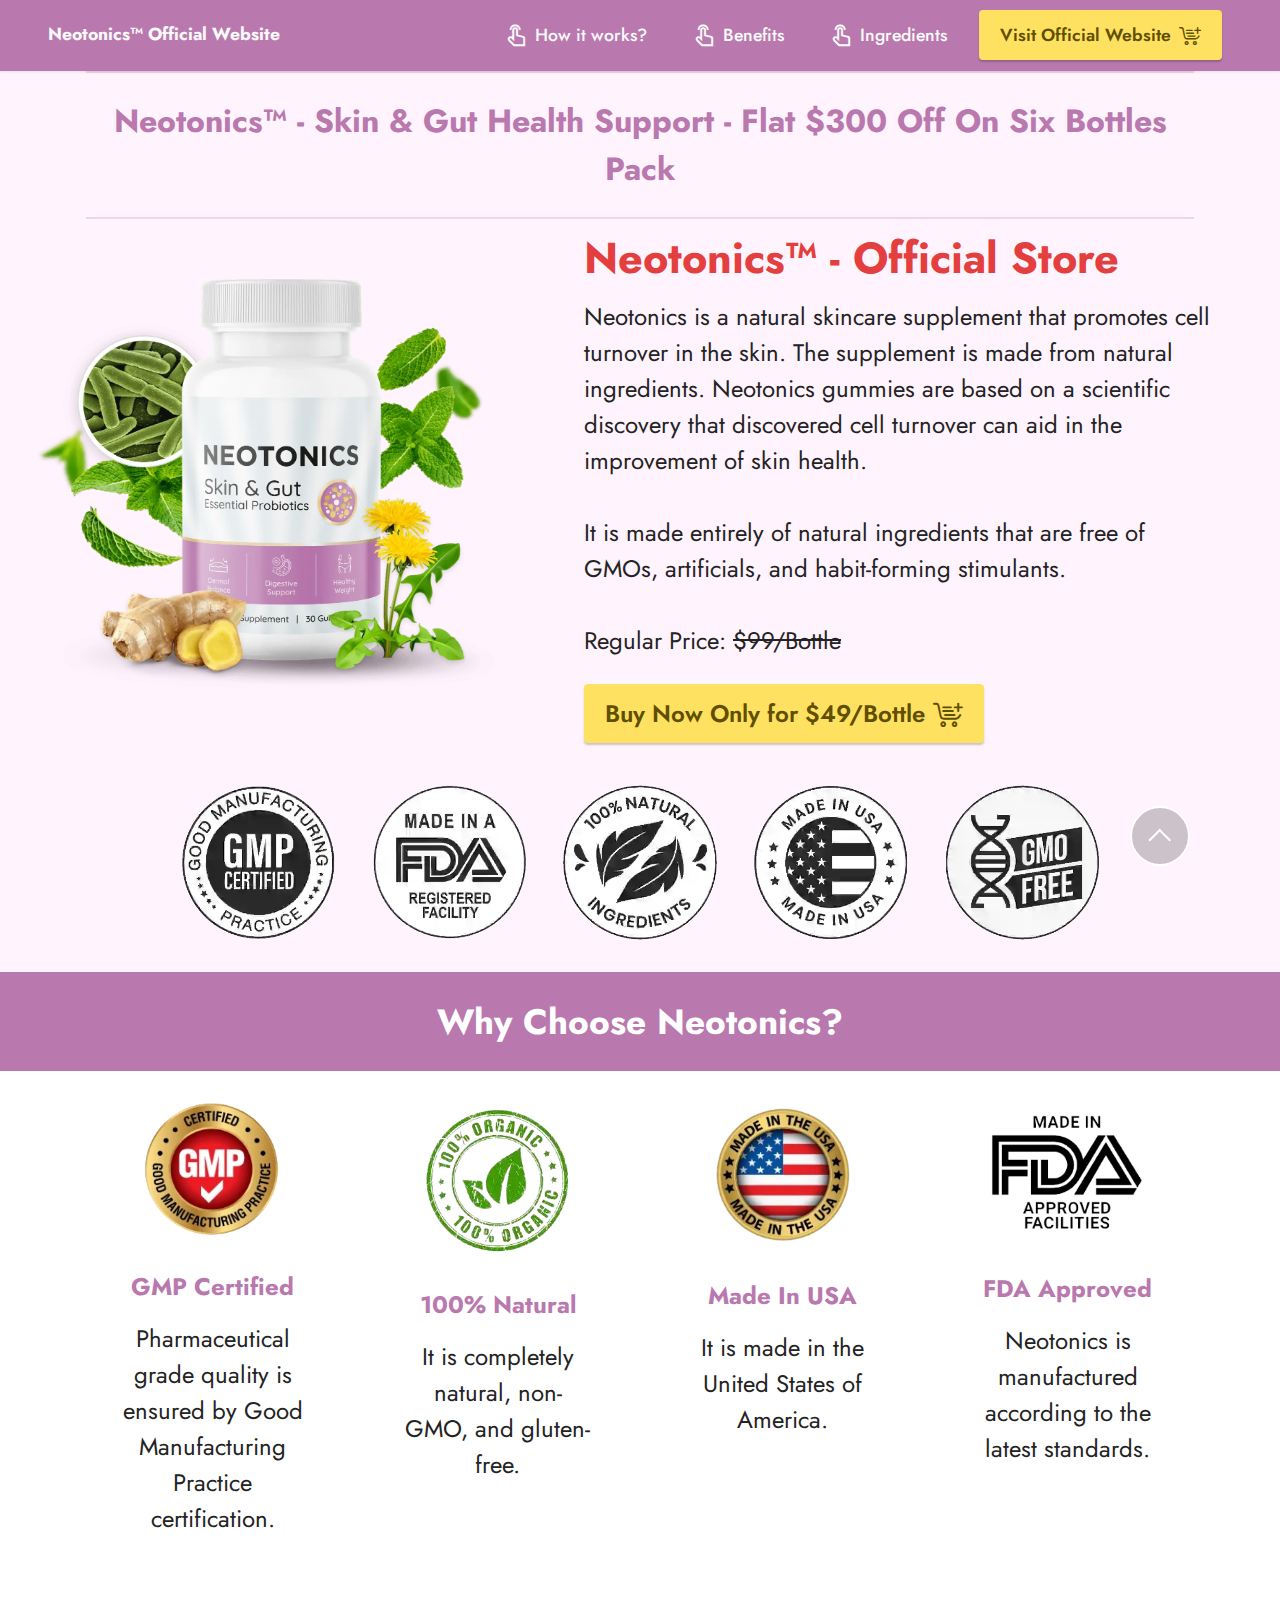
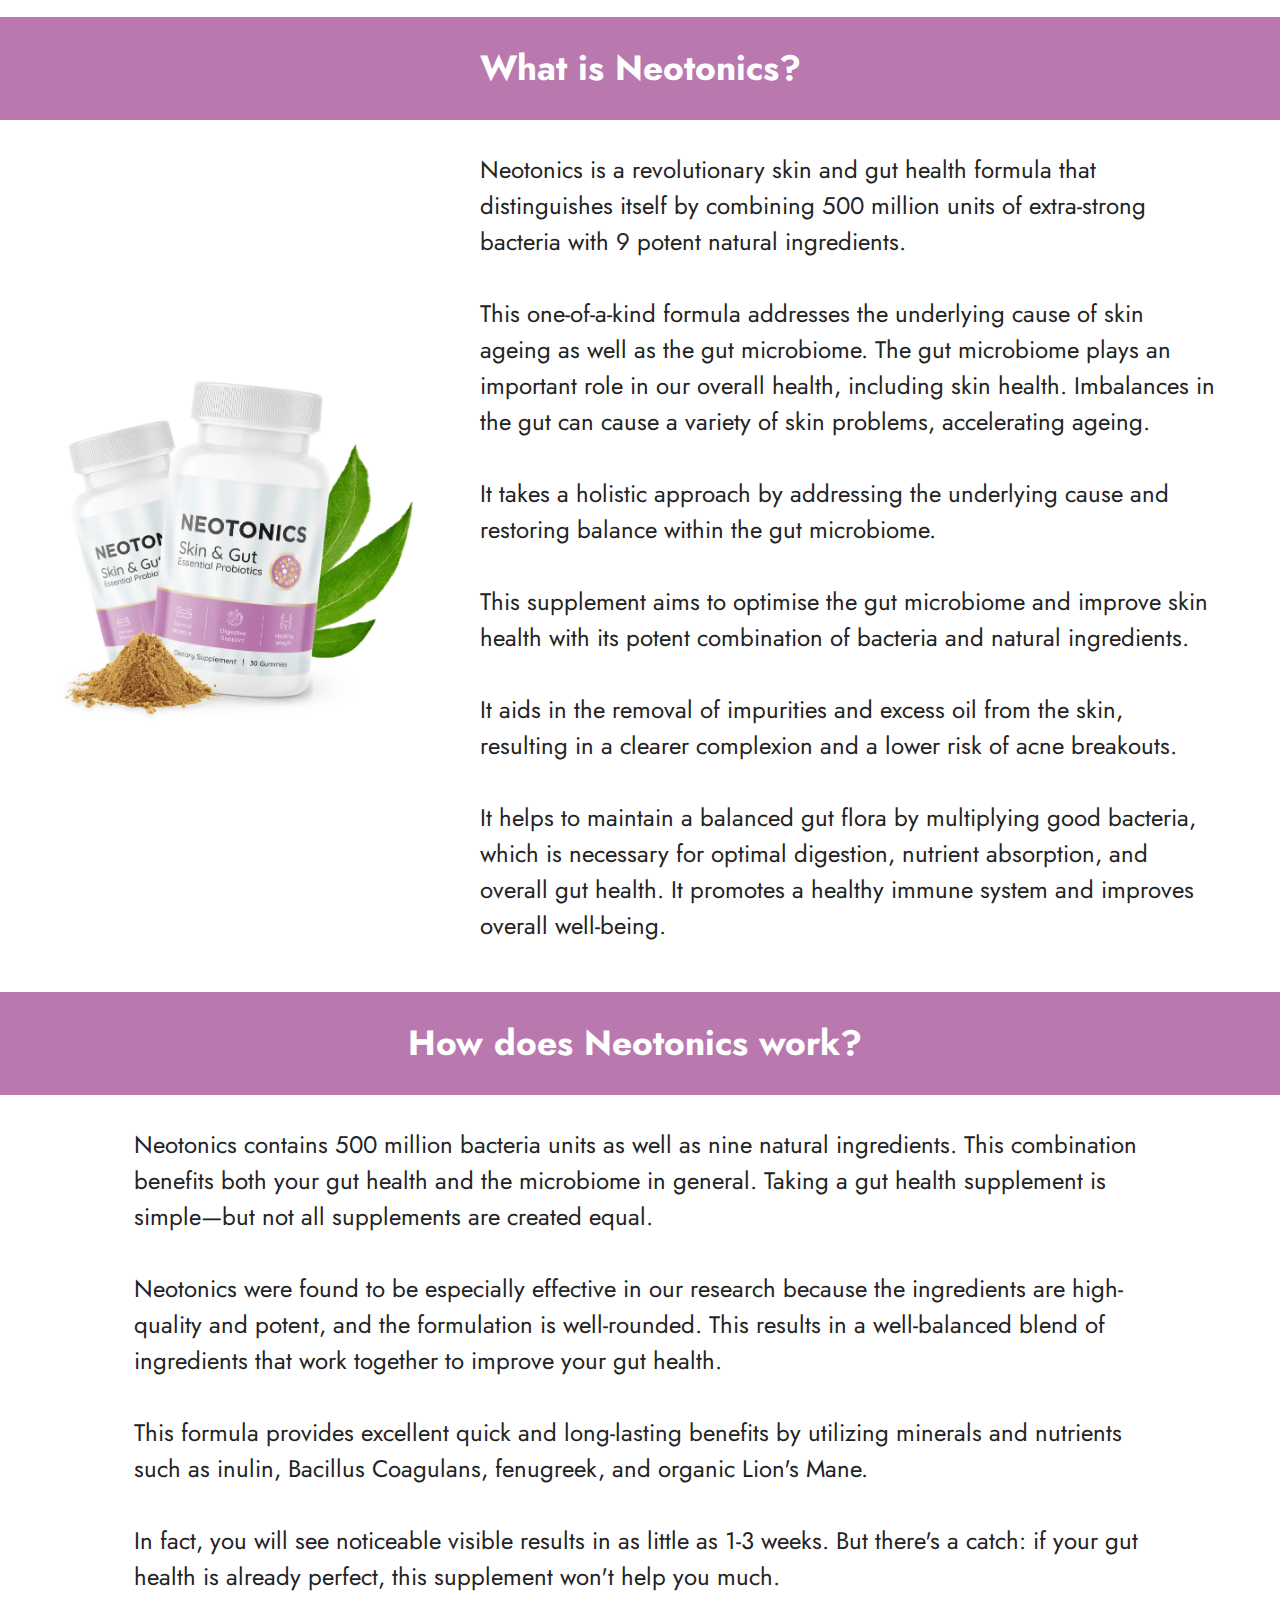
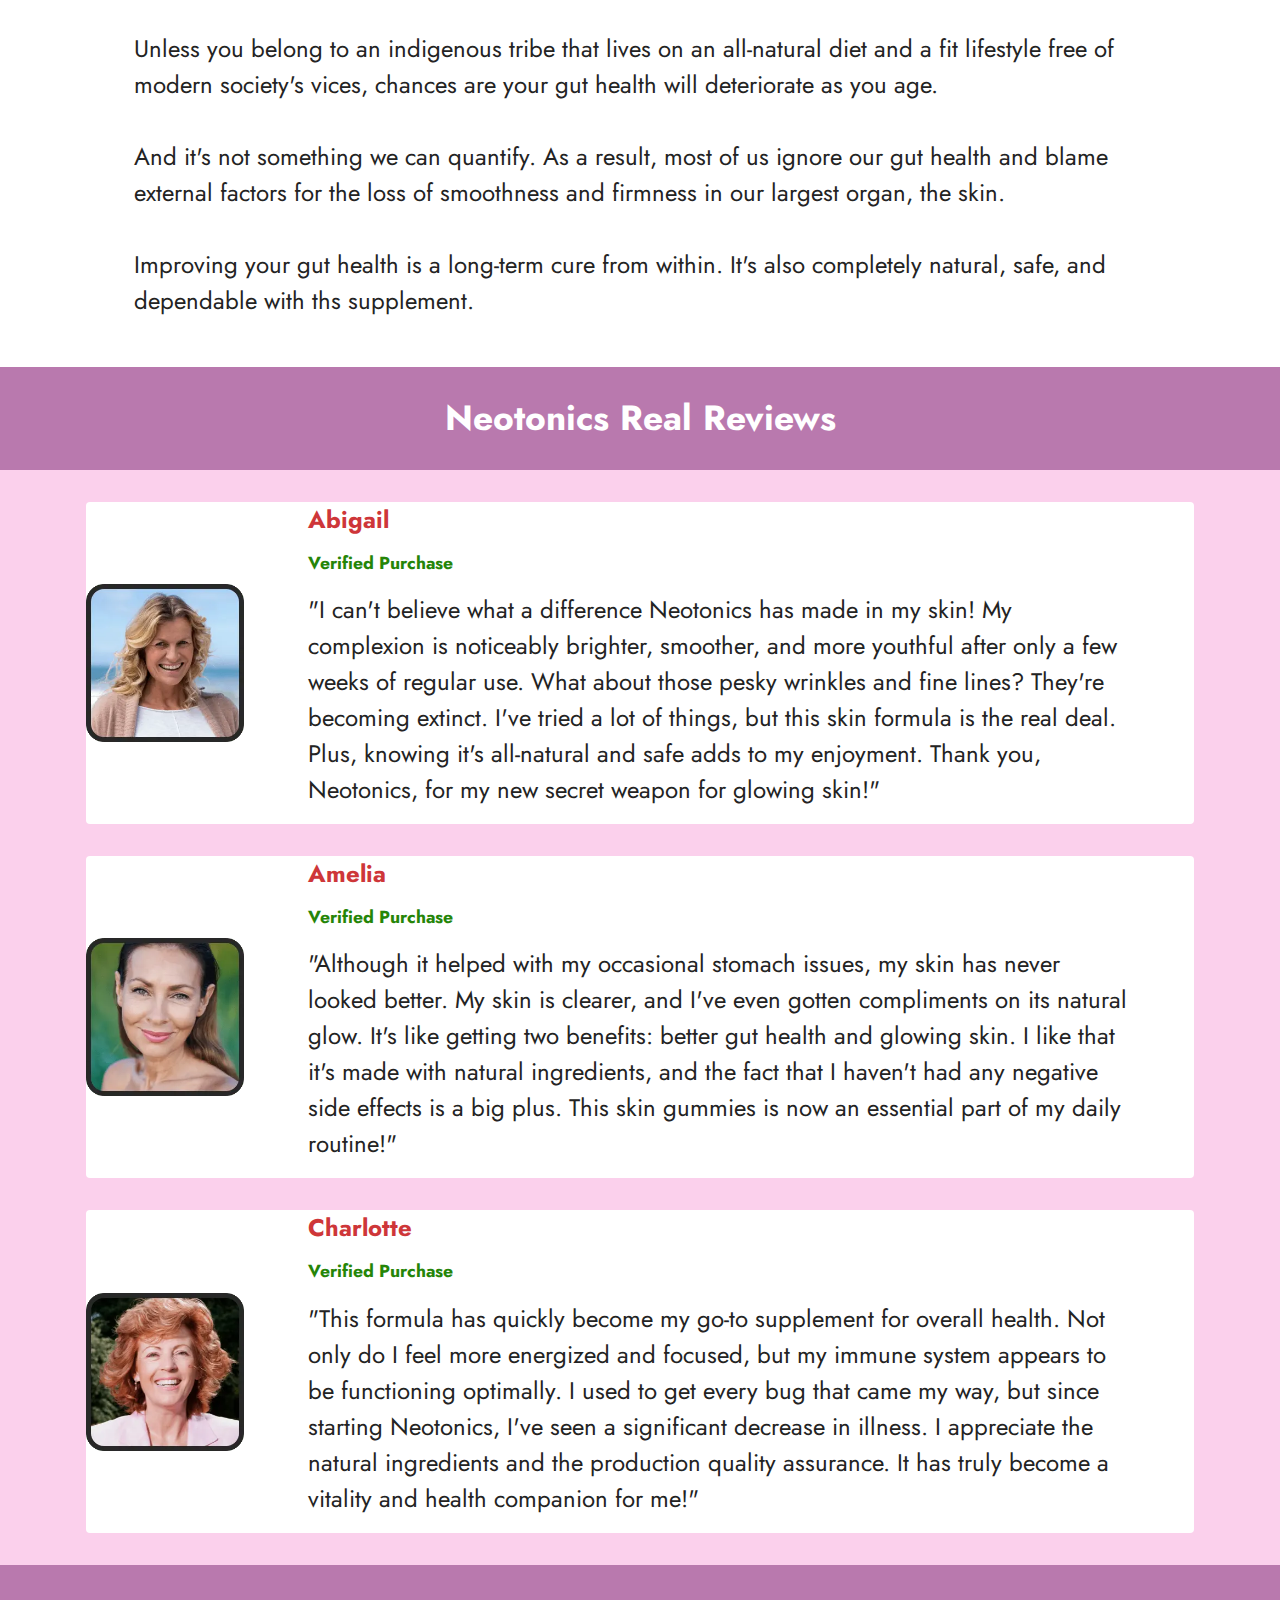
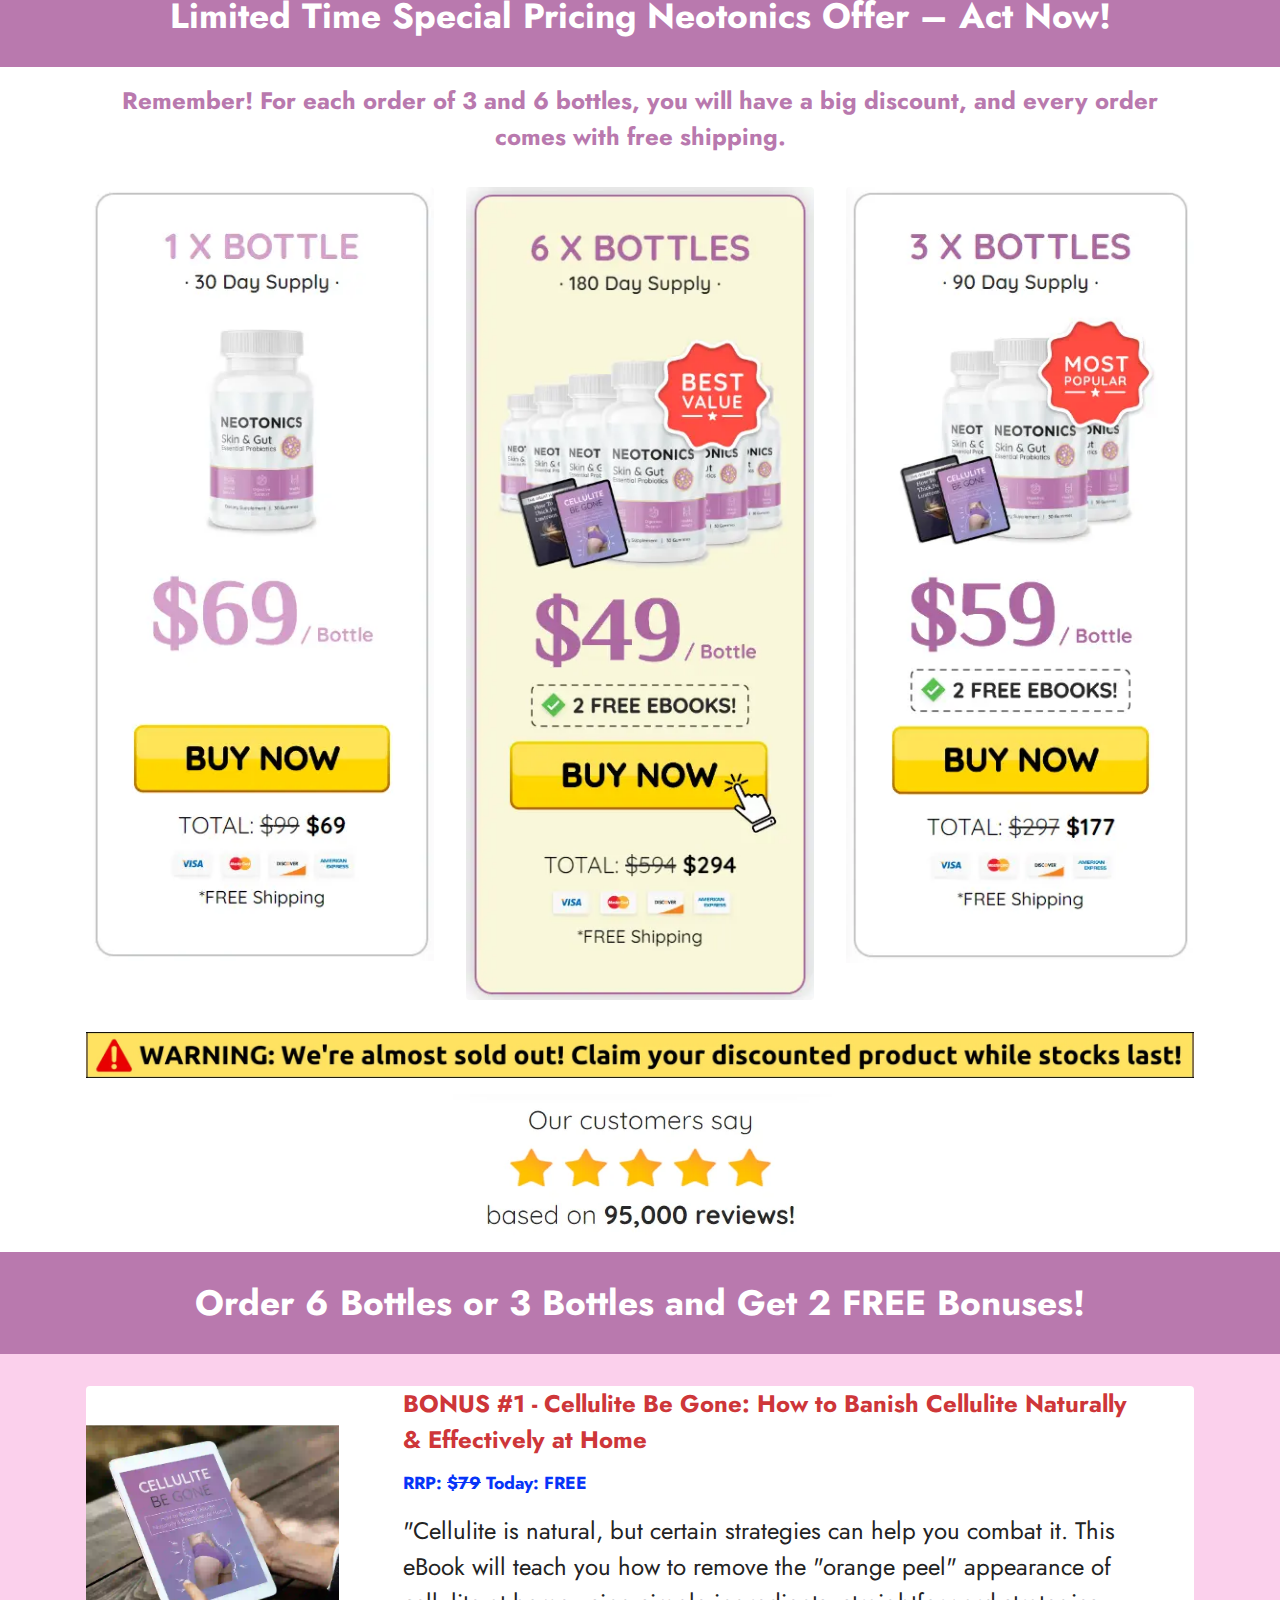
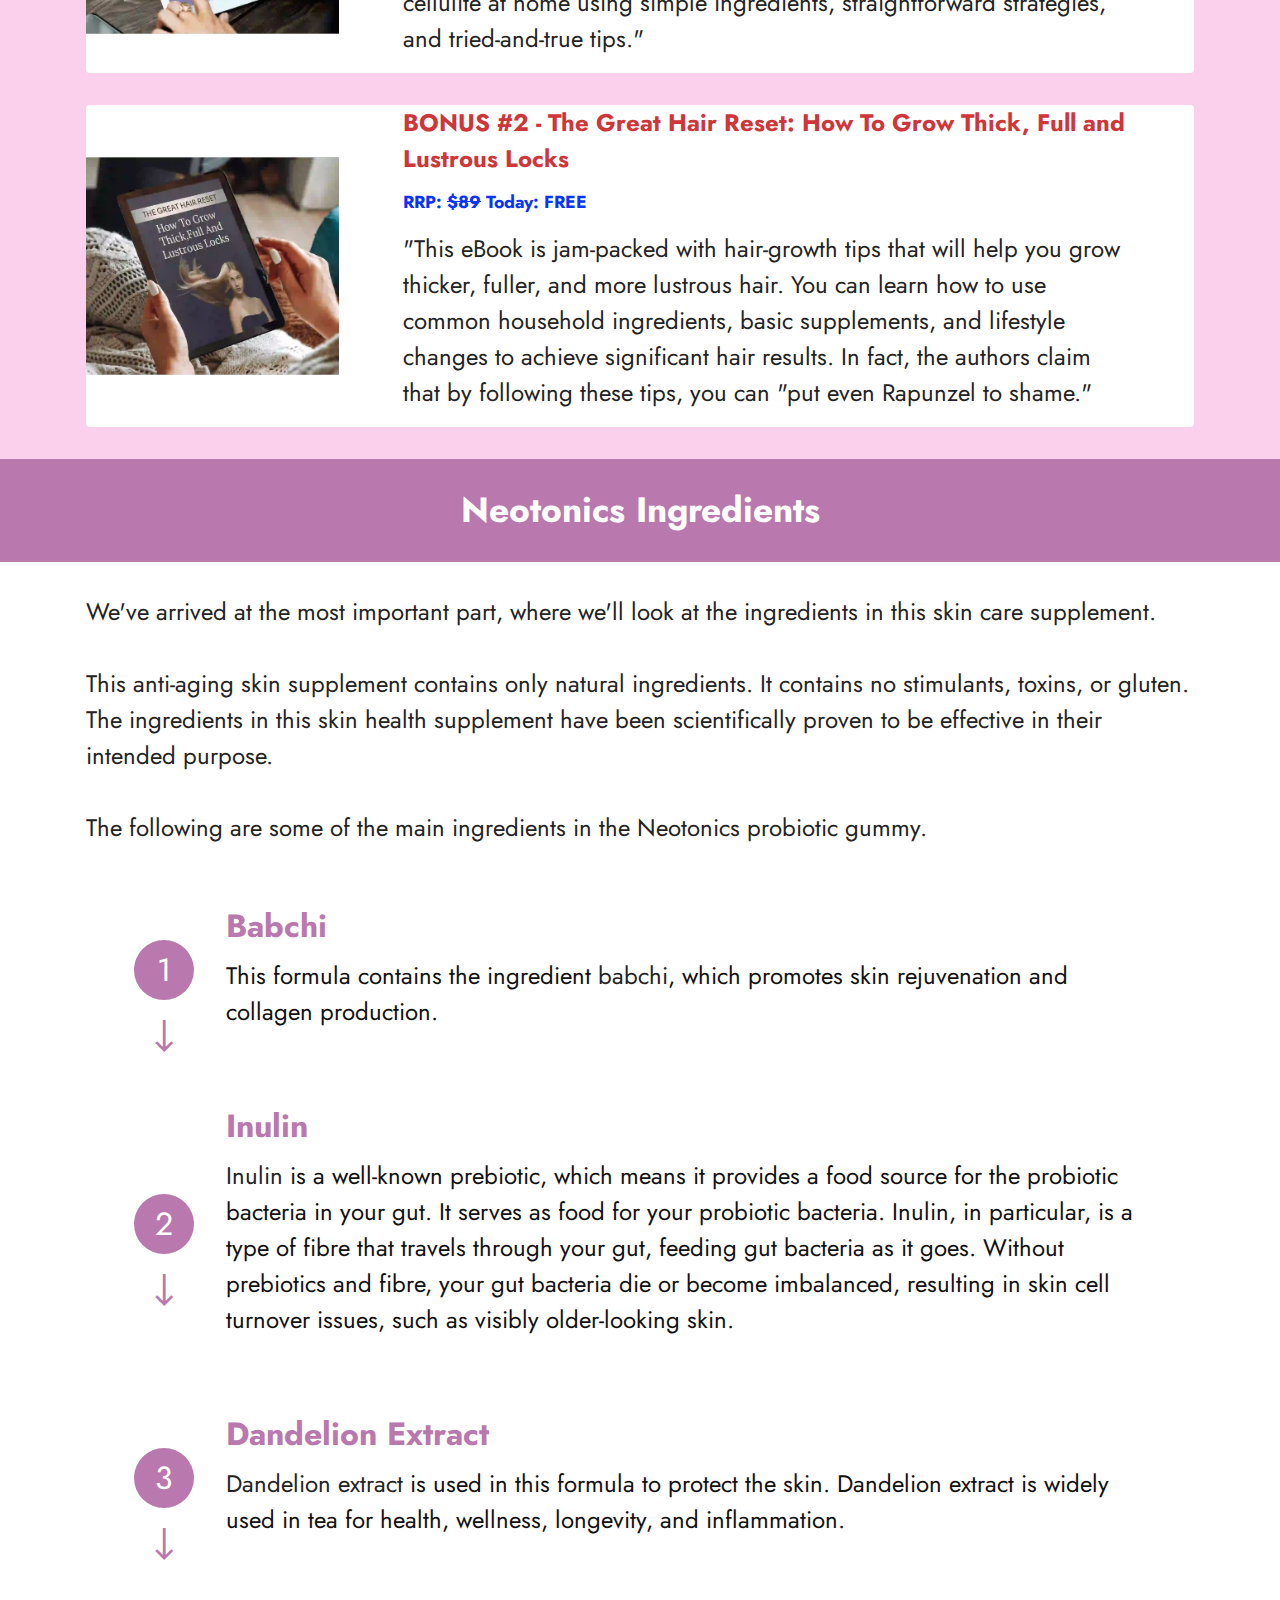
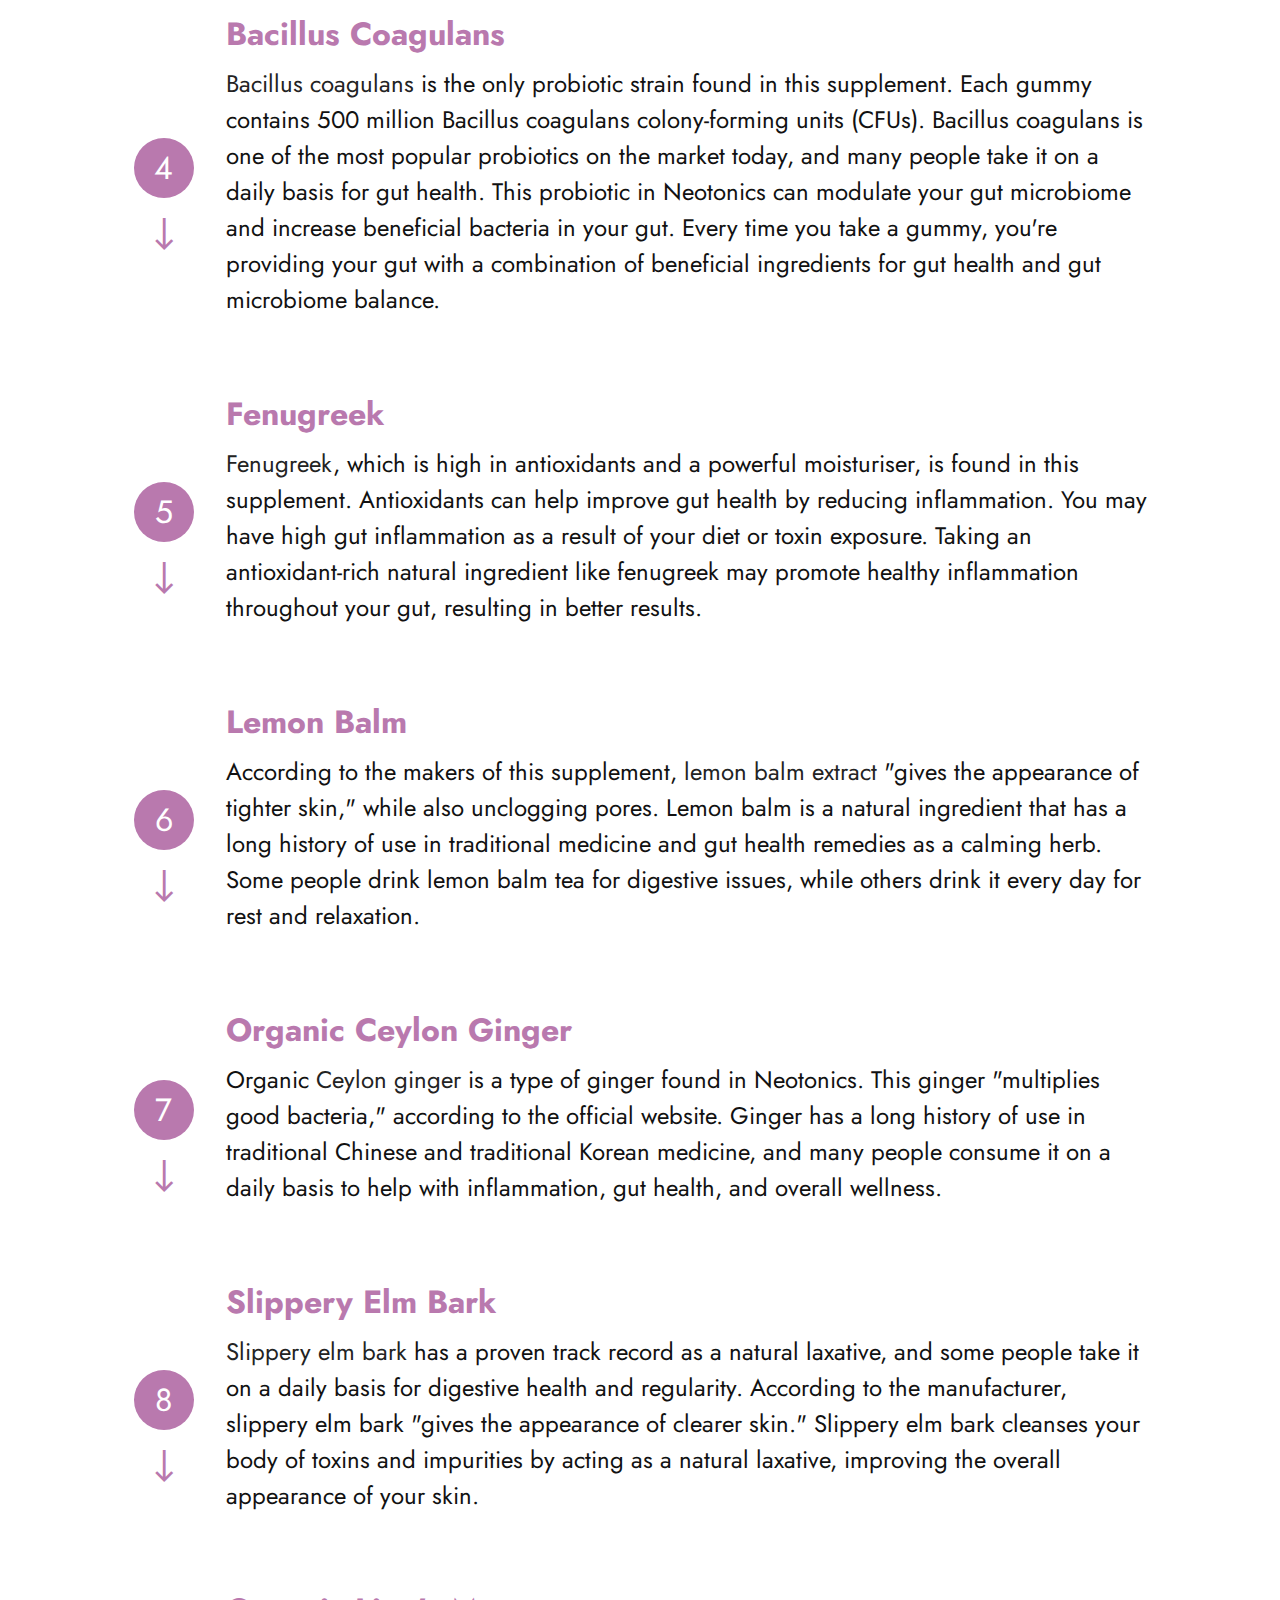
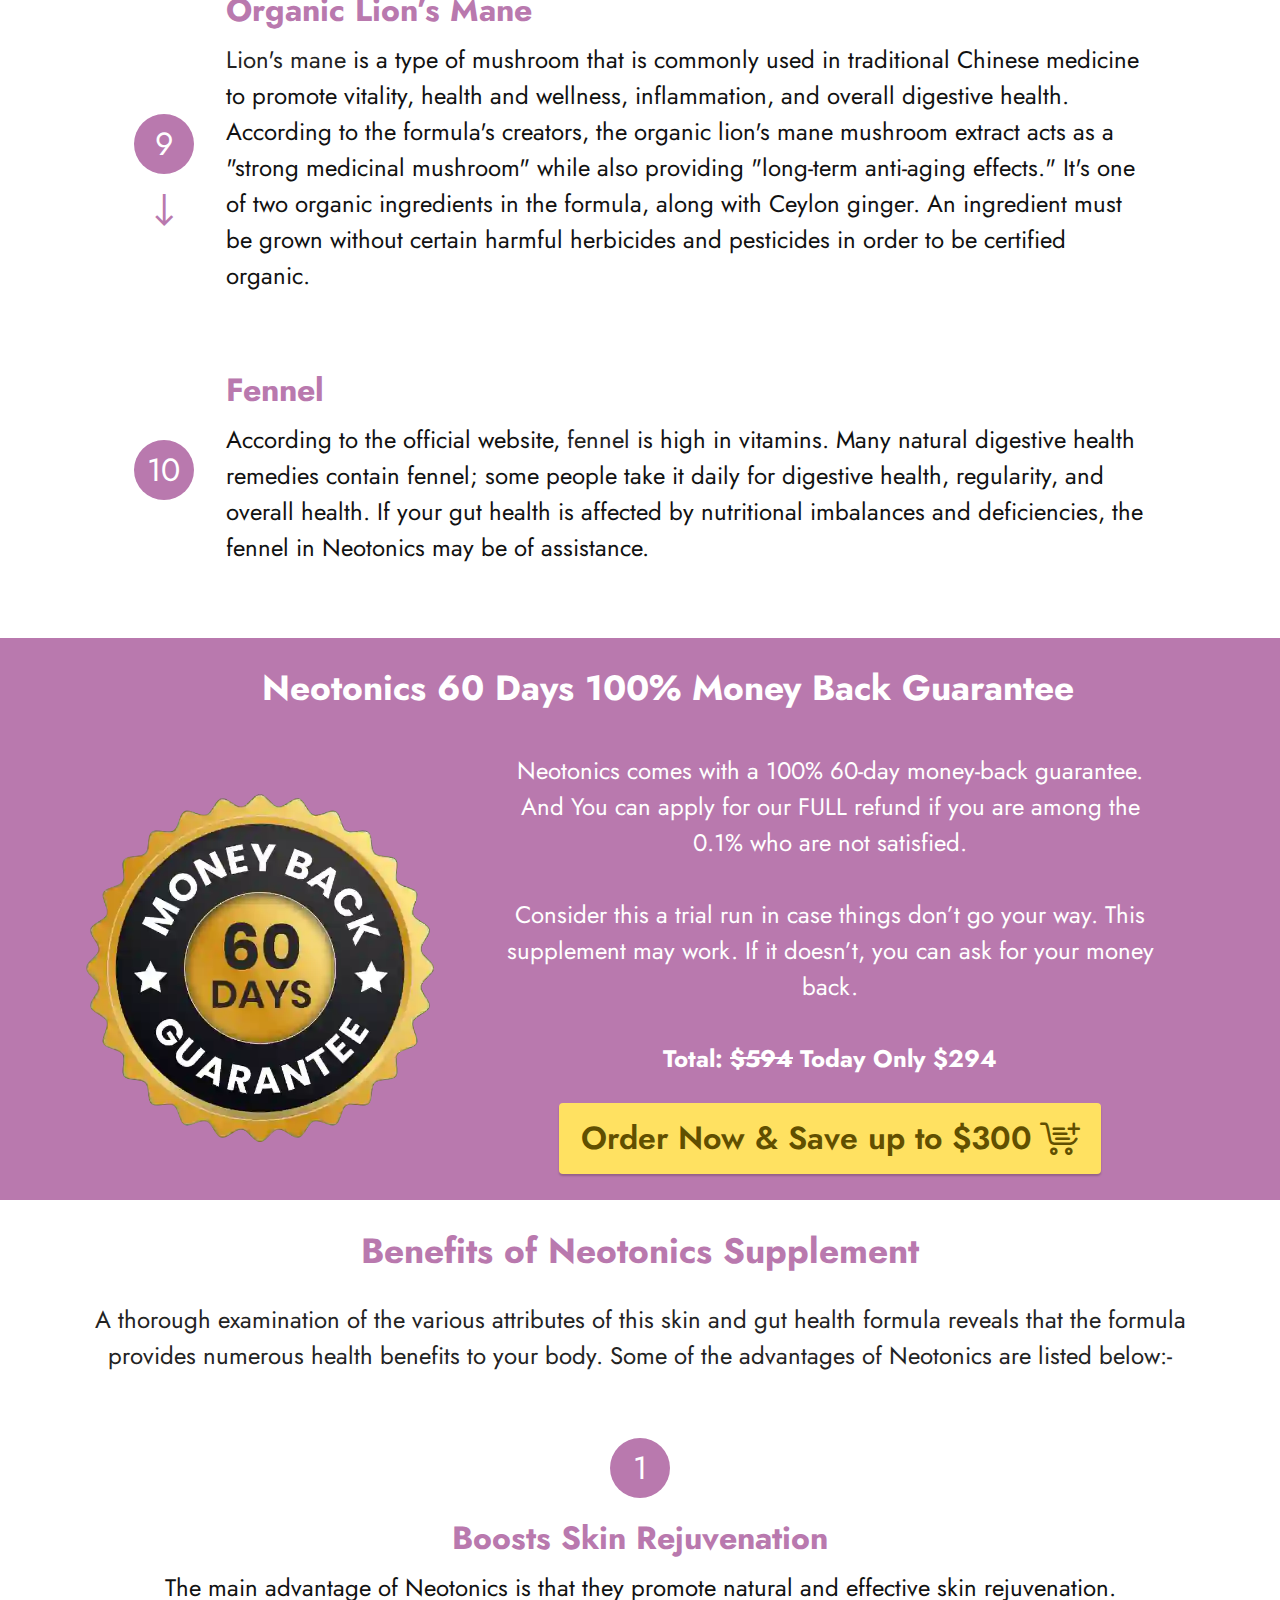
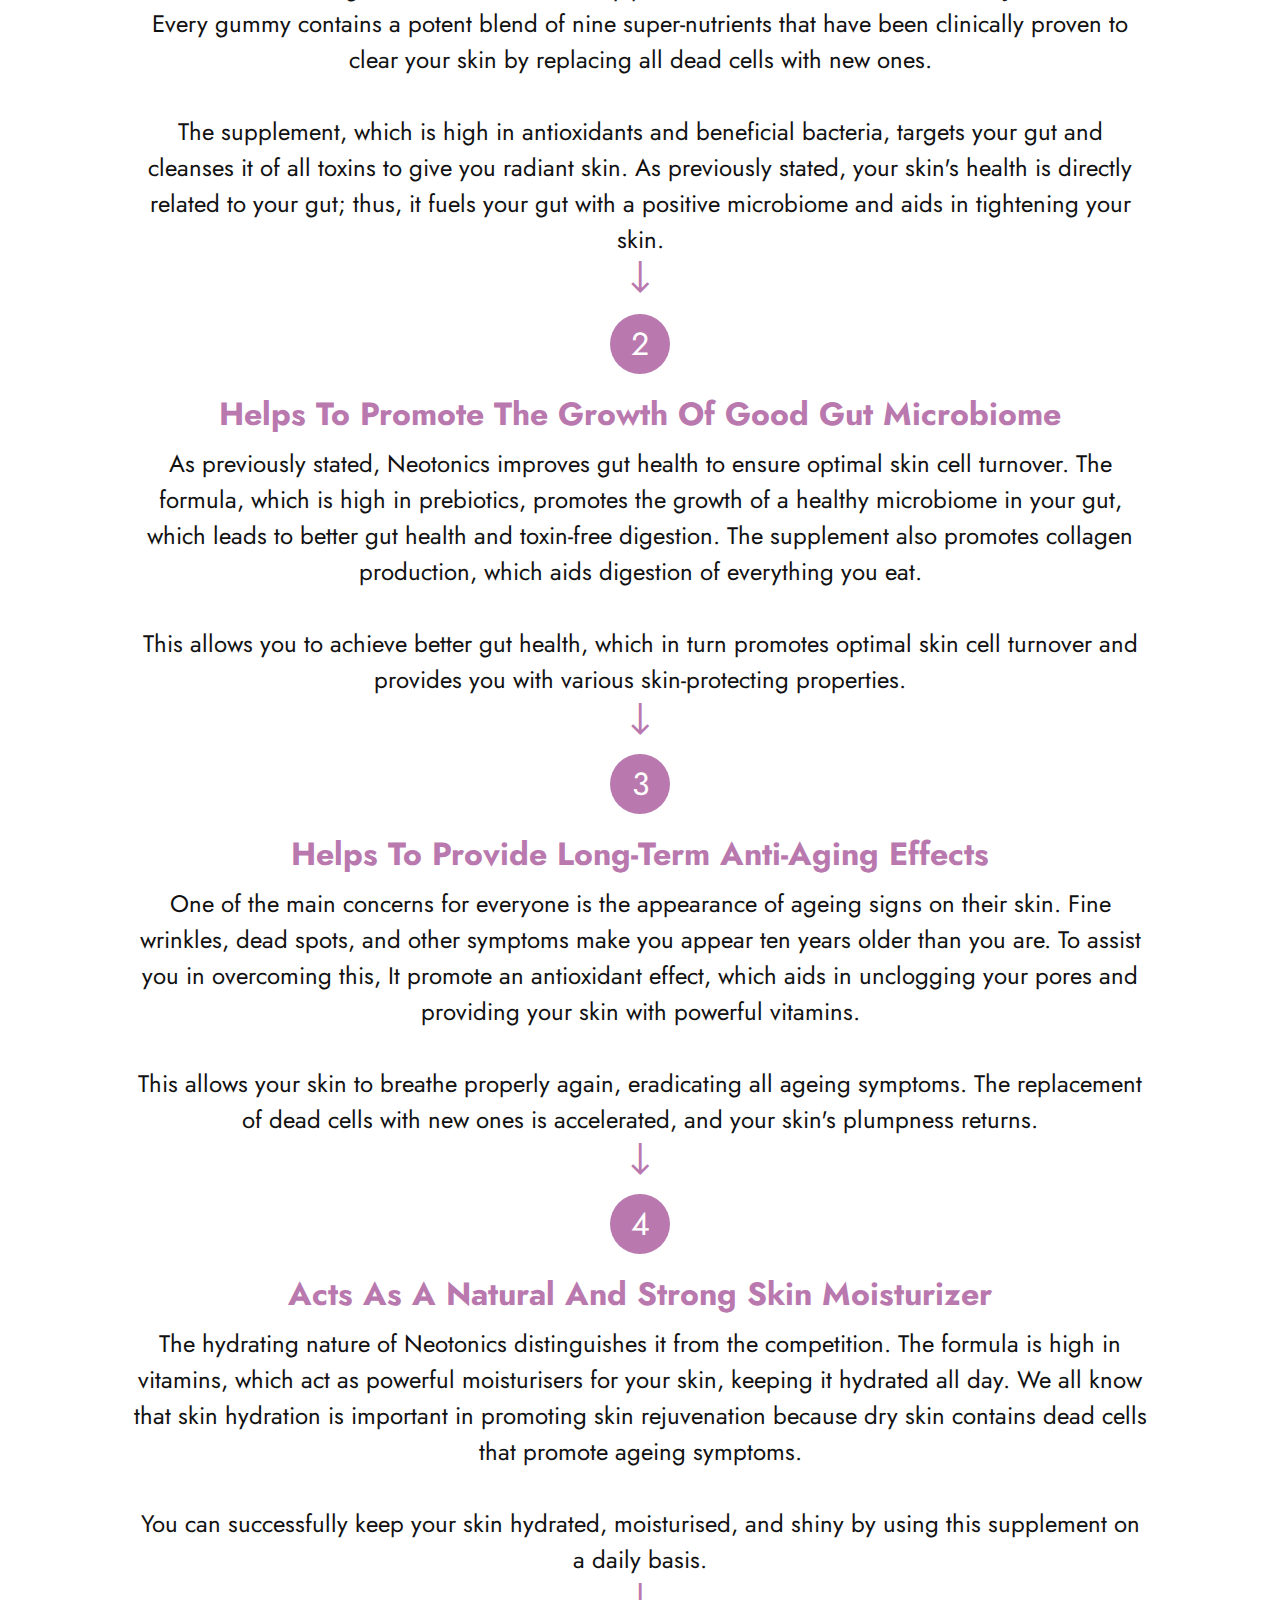
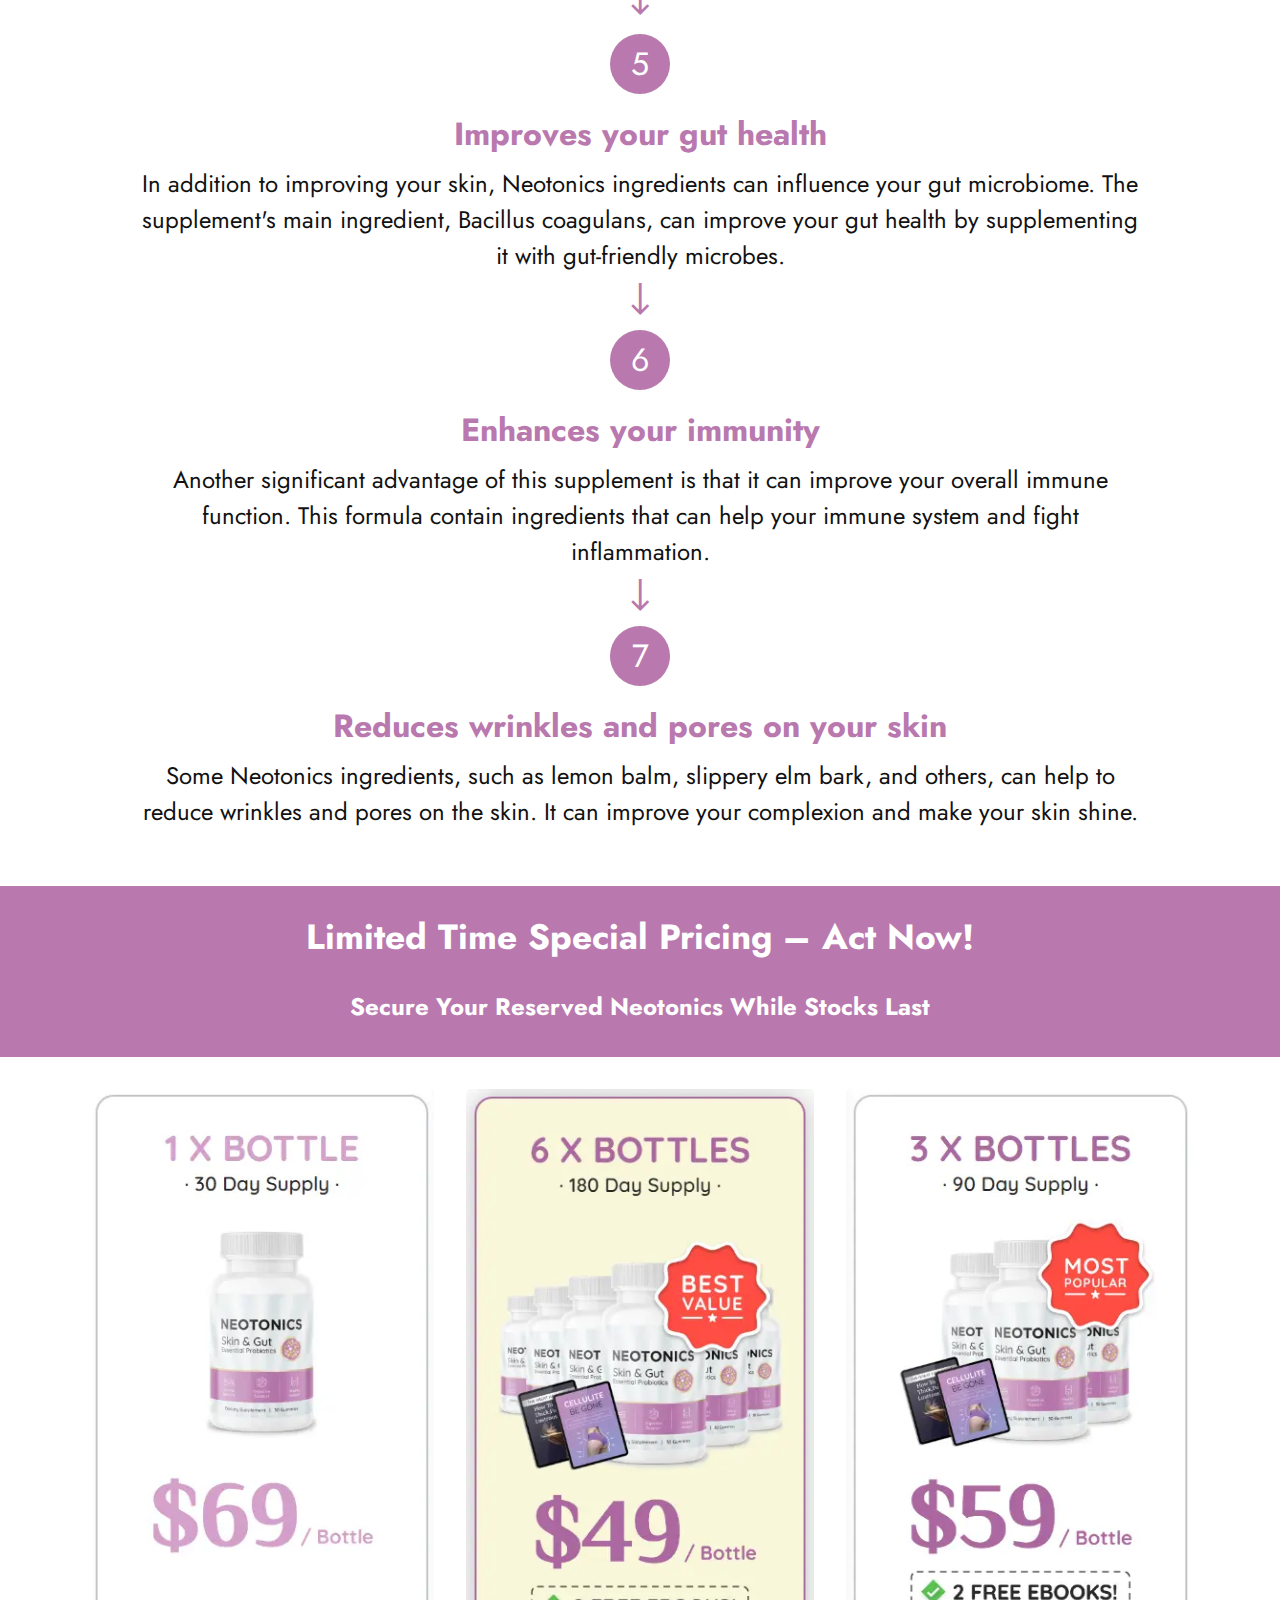
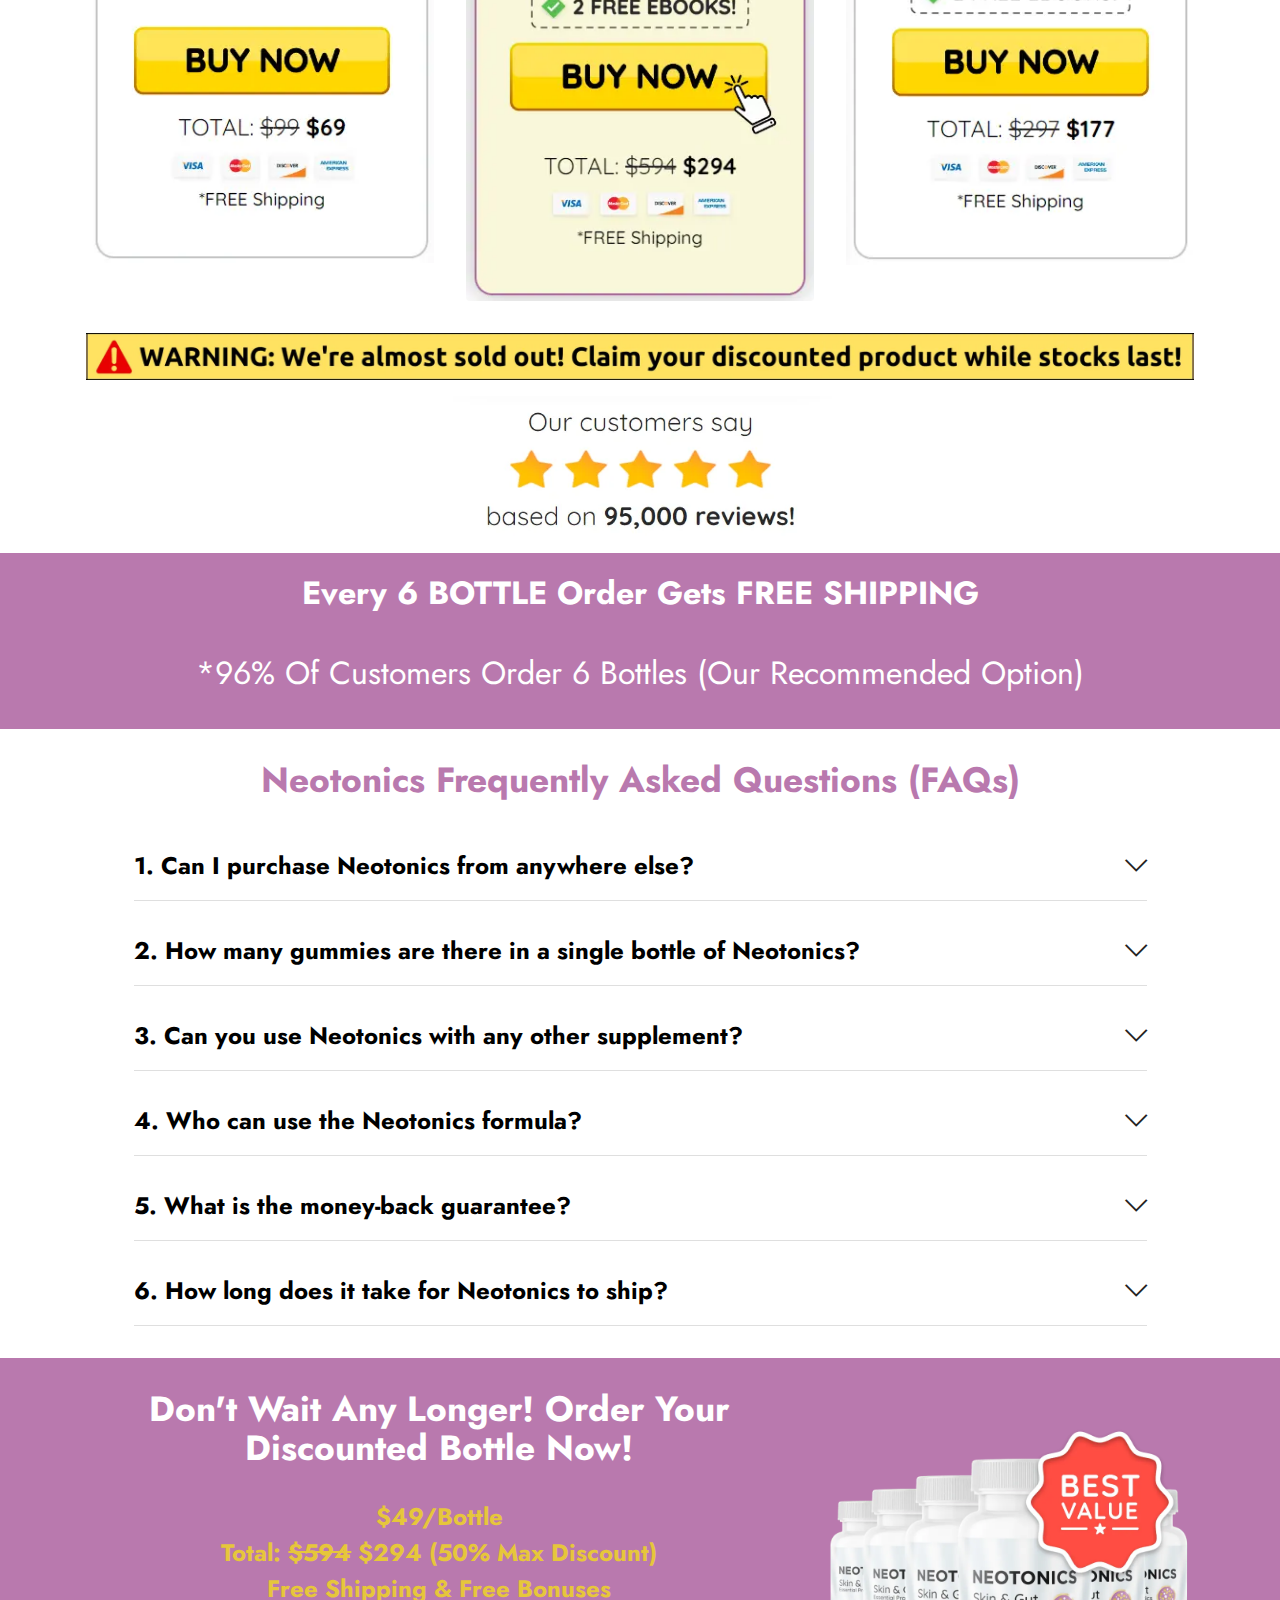
<file: index.html>
<!DOCTYPE html>
<html  >
<head>
  
  <meta charset="UTF-8">
  <meta http-equiv="X-UA-Compatible" content="IE=edge">
  <meta name="generator" content="Mobirise v5.8.14, mobirise.com">
  <meta name="twitter:card" content="summary_large_image"/>
  <meta name="twitter:image:src" content="assets/images/index-meta.webp">
  <meta property="og:image" content="assets/images/index-meta.webp">
  <meta name="twitter:title" content="Neotonics™ | USA Official | #1 Skin Health Formula">
  <meta name="viewport" content="width=device-width, initial-scale=1, minimum-scale=1">
  <link rel="shortcut icon" href="assets/images/neotonics-fev-icon.webp" type="image/x-icon">
  <meta name="description" content="Neotonics is a natural skincare supplement that promotes cell turnover in the skin. The supplement is made from natural ingredients.">
  <meta name="keywords" content="neotonics, neotonics skin and gut">
  <meta http-equiv='content-language' content='en-US'>
  <meta name="msvalidate.01" content="38CC9D2C724F147BA9B748A16992B329" />
   <link rel="canonical" href=https://us-neotonics.netlify.app/" />
  <title>Neotonics™ | USA Official | #1 Skin Health Formula</title>
  <link rel="stylesheet" href="assets/web/assets/mobirise-icons2/mobirise2.css">
  <link rel="stylesheet" href="assets/web/assets/mobirise-icons-bold/mobirise-icons-bold.css">
  <link rel="stylesheet" href="assets/web/assets/mobirise-icons/mobirise-icons.css">
  <link rel="stylesheet" href="assets/bootstrap/css/bootstrap.min.css">
  <link rel="stylesheet" href="assets/bootstrap/css/bootstrap-grid.min.css">
  <link rel="stylesheet" href="assets/bootstrap/css/bootstrap-reboot.min.css">
  <link rel="stylesheet" href="assets/dropdown/css/style.css">
  <link rel="stylesheet" href="assets/socicon/css/styles.css">
  <link rel="stylesheet" href="assets/theme/css/style.css">
  <link rel="preload" href="https://fonts.googleapis.com/css?family=Jost:100,200,300,400,500,600,700,800,900,100i,200i,300i,400i,500i,600i,700i,800i,900i&amp;display=swap" as="style" onload="this.onload=null;this.rel='stylesheet'">
  <noscript><link rel="stylesheet" href="https://fonts.googleapis.com/css?family=Jost:100,200,300,400,500,600,700,800,900,100i,200i,300i,400i,500i,600i,700i,800i,900i&amp;display=swap"></noscript>
  <link rel="preload" as="style" href="assets/mobirise/css/mbr-additional.css"><link rel="stylesheet" href="assets/mobirise/css/mbr-additional.css" type="text/css">

  
  
  
</head>
<body>
  
  <section data-bs-version="5.1" class="menu menu1 cid-tkMUx10b5L" once="menu" id="menu1-0">
    

    <nav class="navbar navbar-dropdown navbar-expand-lg">
        <div class="container-fluid">
            <div class="navbar-brand">
                
                <span class="navbar-caption-wrap"><a class="navbar-caption text-white text-primary display-4" href="index.html">Neotonics™ Official Website<br></a></span>
            </div>
            <button class="navbar-toggler" type="button" data-toggle="collapse" data-bs-toggle="collapse" data-target="#navbarSupportedContent" data-bs-target="#navbarSupportedContent" aria-controls="navbarNavAltMarkup" aria-expanded="false" aria-label="Toggle navigation">
                <div class="hamburger">
                    <span></span>
                    <span></span>
                    <span></span>
                    <span></span>
                </div>
            </button>
            <div class="collapse navbar-collapse" id="navbarSupportedContent">
                <ul class="navbar-nav nav-dropdown" data-app-modern-menu="true"><li class="nav-item"><a class="nav-link link text-white show text-primary display-4" href="index-2.html#header1-1l" aria-expanded="false"><span class="mobi-mbri mobi-mbri-touch mbr-iconfont mbr-iconfont-btn"></span>How it works?</a></li><li class="nav-item"><a class="nav-link link text-white text-primary display-4" href="index-2.html#header2-2g"><span class="mobi-mbri mobi-mbri-touch mbr-iconfont mbr-iconfont-btn"></span>
                            Benefits</a></li><li class="nav-item"><a class="nav-link link text-white text-primary display-4" href="index-2.html#header1-1v"><span class="mobi-mbri mobi-mbri-touch mbr-iconfont mbr-iconfont-btn"></span>
                            Ingredients</a></li></ul>
                
                <div class="navbar-buttons mbr-section-btn"><a class="btn btn-warning display-4" href="https://theneotonics.com/text.php?aff_id=29614" target="_blank"><span class="mbrib-cart-add mbr-iconfont mbr-iconfont-btn"></span>Visit Official Website</a></div>
            </div>
        </div>
    </nav>
</section>

<section data-bs-version="5.1" class="content6 cid-tM8ze09O11" id="content6-8b">
    
    <div class="container">
        <div class="row justify-content-center">
            <div class="col-md-12 col-lg-12">
                <hr class="line">
                <p class="mbr-text align-center mbr-fonts-style my-4 display-5"><strong>Neotonics™ - Skin &amp; Gut Health Support - Flat $300 Off On Six Bottles Pack</strong><br></p>
                <hr class="line">
            </div>
        </div>
    </div>
</section>

<section data-bs-version="5.1" class="header11 cid-tq9TfYfEti" id="header11-r">

    

    
    

    <div class="container-fluid">
        <div class="row justify-content-center">
            <div class="col-12 col-md-5 image-wrapper">
                <img class="w-100" src="assets/images/neotonics.webp" alt="neotonics">
            </div>
            <div class="col-12 col-md">
                <div class="text-wrapper text-center">
                    <h1 class="mbr-section-title mbr-fonts-style mb-3 display-1"><strong>Neotonics™ - Official Store</strong></h1>
                    <p class="mbr-text mbr-fonts-style display-7">Neotonics is a natural skincare supplement that promotes cell turnover in the skin. The supplement is made from natural ingredients. Neotonics gummies are based on a scientific discovery that discovered cell turnover can aid in the improvement of skin health.&nbsp;<br><br>It is made entirely of natural ingredients that are free of GMOs, artificials, and habit-forming stimulants.<br><br>Regular Price:  <strike style="">$99/Bottle</strike><br></p>
                    <div class="mbr-section-btn mt-3"><a class="btn btn-warning display-7" href="https://theneotonics.com/text.php?aff_id=29614" target="_blank"><span class="mbrib-cart-add mbr-iconfont mbr-iconfont-btn"></span>Buy Now Only for $49/Bottle</a></div>
                </div>
            </div>
        </div>
    </div>
</section>

<section data-bs-version="5.1" class="image3 cid-tL76E5NXtD" id="image3-8a">
    

    
    

    <div class="container">
        <div class="row justify-content-center">
            <div class="col-12 col-lg-10">
                <div class="image-wrapper">
                    <img src="assets/images/certifications.webp" alt="neotonics certifications">
                    
                </div>
            </div>
        </div>
    </div>
</section>

<section data-bs-version="5.1" class="header1 cid-tqbNuGQnLP" id="header1-1i">

    

    
    

    <div class="container">
        <div class="row justify-content-center">
            <div class="col-12 col-lg-10">
                
                <h2 class="mbr-section-subtitle mbr-fonts-style mb-3 display-2"><p><strong>Why Choose Neotonics?</strong></p><p><strong></strong></p></h2>
                
                
            </div>
        </div>
    </div>
</section>

<section data-bs-version="5.1" class="gallery3 cid-tqa0lC570e" id="gallery3-z">
    
    
    <div class="container">
        
        <div class="row mt-4">
            
            <div class="item features-image сol-12 col-md-6 col-lg-3 active">
                <div class="item-wrapper">
                    <div class="item-img">
                        <img src="assets/images/gmp-certified.webp" alt="neotonics gmp cirtified" data-slide-to="0" data-bs-slide-to="0">
                    </div>
                    <div class="item-content">
                        <h5 class="item-title mbr-fonts-style display-7">
                            <strong>GMP Certified</strong></h5>
                        
                        <p class="mbr-text mbr-fonts-style mt-3 display-7">Pharmaceutical grade quality is ensured by Good Manufacturing Practice certification.</p>
                    </div>
                    
                </div>
            </div><div class="item features-image сol-12 col-md-6 col-lg-3">
                <div class="item-wrapper">
                    <div class="item-img">
                        <img src="assets/images/all-natural.webp" alt="neotonics all natural" data-slide-to="1" data-bs-slide-to="1">
                    </div>
                    <div class="item-content">
                        <h5 class="item-title mbr-fonts-style display-7"><strong>100% Natural</strong></h5>
                        
                        <p class="mbr-text mbr-fonts-style mt-3 display-7">It is completely natural, non-GMO, and gluten-free.<br></p>
                    </div>
                    
                </div>
            </div><div class="item features-image сol-12 col-md-6 col-lg-3">
                <div class="item-wrapper">
                    <div class="item-img">
                        <img src="assets/images/made-in-usa.webp" alt="neotonics made in usa" data-slide-to="2" data-bs-slide-to="2">
                    </div>
                    <div class="item-content">
                        <h5 class="item-title mbr-fonts-style display-7"><strong>Made In USA</strong></h5>
                        
                        <p class="mbr-text mbr-fonts-style mt-3 display-7">It is made in the United States of America.<br></p>
                    </div>
                    
                </div>
            </div>
            
            <div class="item features-image сol-12 col-md-6 col-lg-3">
                <div class="item-wrapper">
                    <div class="item-img">
                        <img src="assets/images/fda-approved-1.webp" alt="fda approved" data-slide-to="3" data-bs-slide-to="3">
                    </div>
                    <div class="item-content">
                        <h5 class="item-title mbr-fonts-style display-7"><strong>FDA Approved</strong></h5>
                        
                        <p class="mbr-text mbr-fonts-style mt-3 display-7">Neotonics&nbsp;is manufactured according to the latest standards.<br></p>
                    </div>
                    
                </div>
            </div>
        </div>
    </div>
</section>

<section data-bs-version="5.1" class="header1 cid-tqbNXD6uO5" id="header1-1j">

    

    
    

    <div class="container">
        <div class="row justify-content-center">
            <div class="col-12 col-lg-10">
                
                <h2 class="mbr-section-subtitle mbr-fonts-style mb-3 display-2"><strong>What is Neotonics?</strong></h2>
                
                
            </div>
        </div>
    </div>
</section>

<section data-bs-version="5.1" class="header11 cid-tqbQhuMQRh" id="header11-1m">

    

    
    

    <div class="container-fluid">
        <div class="row justify-content-center">
            <div class="col-12 col-md-4 image-wrapper">
                <img class="w-100" src="assets/images/neotonics-supplement.webp" alt="neotonics supplement">
            </div>
            <div class="col-12 col-md">
                <div class="text-wrapper text-center">
                    
                    <p class="mbr-text mbr-fonts-style display-7"><a href="index.html" class="text-primary">Neotonics</a> is a revolutionary skin and gut health formula that distinguishes itself by combining 500 million units of extra-strong bacteria with 9 potent natural ingredients.<br><br>This one-of-a-kind formula addresses the underlying cause of skin ageing as well as the gut microbiome. The gut microbiome plays an important role in our overall health, including skin health. Imbalances in the gut can cause a variety of skin problems, accelerating ageing.<br><br>It takes a holistic approach by addressing the underlying cause and restoring balance within the gut microbiome.<br><br>This supplement aims to optimise the gut microbiome and improve skin health with its potent combination of bacteria and natural ingredients.<br><br>It aids in the removal of impurities and excess oil from the skin, resulting in a clearer complexion and a lower risk of acne breakouts.<br><br>It helps to maintain a balanced gut flora by multiplying good bacteria, which is necessary for optimal digestion, nutrient absorption, and overall gut health. It promotes a healthy immune system and improves overall well-being.<br></p>
                    
                </div>
            </div>
        </div>
    </div>
</section>

<section data-bs-version="5.1" class="header1 cid-tqbQ79nwOF" id="header1-1l">

    

    
    

    <div class="container">
        <div class="row justify-content-center">
            <div class="col-12 col-lg-10">
                
                <h2 class="mbr-section-subtitle mbr-fonts-style mb-3 display-2"><strong>How does Neotonics work?&nbsp;</strong></h2>
                
                
            </div>
        </div>
    </div>
</section>

<section data-bs-version="5.1" class="content5 cid-tzJ8G5PtRa" id="content5-7g">
    
    <div class="container">
        <div class="row justify-content-center">
            <div class="col-md-12 col-lg-11">
                
                
                <p class="mbr-text mbr-fonts-style display-7">Neotonics contains 500 million bacteria units as well as nine natural ingredients. This combination benefits both your gut health and the microbiome in general. Taking a gut health supplement is simple—but not all supplements are created equal.<br><br>Neotonics were found to be especially effective in our research because the ingredients are high-quality and potent, and the formulation is well-rounded. This results in a well-balanced blend of ingredients that work together to improve your gut health.<br><br>This formula provides excellent quick and long-lasting benefits by utilizing minerals and nutrients such as inulin, Bacillus Coagulans, fenugreek, and organic Lion's Mane.<br><br>In fact, you will see noticeable visible results in as little as 1-3 weeks. But there's a catch: if your gut health is already perfect, this supplement won't help you much.<br><br>Unless you belong to an indigenous tribe that lives on an all-natural diet and a fit lifestyle free of modern society's vices, chances are your gut health will deteriorate as you age.<br><br>And it's not something we can quantify. As a result, most of us ignore our gut health and blame external factors for the loss of smoothness and firmness in our largest organ, the skin.<br><br>Improving your gut health is a long-term cure from within. It's also completely natural, safe, and dependable with ths supplement.<br></p>
            </div>
        </div>
    </div>
</section>

<section data-bs-version="5.1" class="header1 cid-tqbK4jlVGQ" id="header1-1g">

    

    
    

    <div class="container">
        <div class="row justify-content-center">
            <div class="col-12 col-lg-10">
                
                <h2 class="mbr-section-subtitle mbr-fonts-style mb-3 display-2"><strong>Neotonics Real Reviews</strong></h2>
                
                
            </div>
        </div>
    </div>
</section>

<section data-bs-version="5.1" class="team2 cid-tN4zMWBwXw" xmlns="http://www.w3.org/1999/html" id="team2-8f">
    

    
    
    <div class="container">
        <div class="card">
            <div class="card-wrapper">
                <div class="row align-items-center">
                    <div class="col-12 col-md-2">
                        <div class="image-wrapper">
                            <img src="assets/images/abigail.webp" alt="abigail">
                        </div>
                    </div>
                    <div class="col-12 col-md">
                        <div class="card-box">
                            <h5 class="card-title mbr-fonts-style m-0 mb-3 display-7"><strong>Abigail</strong></h5>
                            <h6 class="card-subtitle mbr-fonts-style mb-3 display-4"><strong>Verified Purchase</strong></h6>
                            <p class="mbr-text mbr-fonts-style display-7">"I can't believe what a difference Neotonics has made in my skin! My complexion is noticeably brighter, smoother, and more youthful after only a few weeks of regular use. What about those pesky wrinkles and fine lines? They're becoming extinct. I've tried a lot of things, but this skin formula is the real deal. Plus, knowing it's all-natural and safe adds to my enjoyment. Thank you, Neotonics, for my new secret weapon for glowing skin!"<br></p>
                            
                        </div>
                    </div>
                </div>
            </div>
        </div>
        <div class="card">
            <div class="card-wrapper">
                <div class="row align-items-center">
                    <div class="col-12 col-md-2">
                        <div class="image-wrapper">
                            <img src="assets/images/amelia-1.webp" alt="amelia">
                        </div>
                    </div>
                    <div class="col-12 col-md">
                        <div class="card-box">
                            <h5 class="card-title mbr-fonts-style m-0 mb-3 display-7"><strong>Amelia</strong>
                            </h5>
                            <h6 class="card-subtitle mbr-fonts-style mb-3 display-4"><strong>Verified Purchase</strong></h6>
                            <p class="mbr-text mbr-fonts-style display-7">"Although it helped with my occasional stomach issues, my skin has never looked better. My skin is clearer, and I've even gotten compliments on its natural glow. It's like getting two benefits: better gut health and glowing skin. I like that it's made with natural ingredients, and the fact that I haven't had any negative side effects is a big plus. This skin gummies is now an essential part of my daily routine!"<br></p>
                            
                        </div>
                    </div>
                </div>
            </div>
        </div>
        <div class="card">
            <div class="card-wrapper">
                <div class="row align-items-center">
                    <div class="col-12 col-md-2">
                        <div class="image-wrapper">
                            <img src="assets/images/charlotte.webp" alt="charlotte">
                        </div>
                    </div>
                    <div class="col-12 col-md">
                        <div class="card-box">
                            <h5 class="card-title mbr-fonts-style m-0 mb-3 display-7"><strong>Charlotte</strong>
                            </h5>
                            <h6 class="card-subtitle mbr-fonts-style mb-3 display-4"><strong>Verified Purchase</strong></h6>
                            <p class="mbr-text mbr-fonts-style display-7">"This formula has quickly become my go-to supplement for overall health. Not only do I feel more energized and focused, but my immune system appears to be functioning optimally. I used to get every bug that came my way, but since starting <a href="index.html" class="text-primary">Neotonics</a>, I've seen a significant decrease in illness. I appreciate the natural ingredients and the production quality assurance. It has truly become a vitality and health companion for me!"<br></p>
                            
                        </div>
                    </div>
                </div>
            </div>
        </div>
    </div>
</section>

<section data-bs-version="5.1" class="header1 cid-tqbRTc91uR" id="header1-1o">

    

    
    

    <div class="container">
        <div class="row justify-content-center">
            <div class="col-12 col-lg-12">
                
                <h2 class="mbr-section-subtitle mbr-fonts-style mb-3 display-2"><strong>Limited Time Special Pricing Neotonics Offer – Act Now!</strong></h2>
                
                
            </div>
        </div>
    </div>
</section>

<section data-bs-version="5.1" class="features3 cid-tqbTL1QOai" id="features3-1q">
    
    
    <div class="container">
        <div class="mbr-section-head">
            <h4 class="mbr-section-title mbr-fonts-style align-center mb-0 display-7"><strong>Remember! For each order of 3 and 6 bottles, you will have a big discount, and every order comes with free shipping.</strong></h4>
            
        </div>
        <div class="row mt-4">
            
            
            <div class="item features-image сol-12 col-md-6 col-lg-4 active">
                <div class="item-wrapper">
                    <div class="item-img">
                        <a href="https://theneotonics.com/text.php?aff_id=29614" target="_blank"><img src="assets/images/neotonics-1-bottle-pack.webp" alt="neotonics one bottle pack" data-slide-to="0" data-bs-slide-to="0"></a>
                    </div>
                    
                    
                </div>
            </div><div class="item features-image сol-12 col-md-6 col-lg-4">
                <div class="item-wrapper">
                    <div class="item-img">
                        <a href="https://theneotonics.com/text.php?aff_id=29614" target="_blank"><img src="assets/images/neotonics-6-bottles-pack.webp" alt="neotonics six bottles pack" data-slide-to="1" data-bs-slide-to="1"></a>
                    </div>
                    
                    
                </div>
            </div><div class="item features-image сol-12 col-md-6 col-lg-4">
                <div class="item-wrapper">
                    <div class="item-img">
                        <a href="https://theneotonics.com/text.php?aff_id=29614" target="_blank"><img src="assets/images/neotonics-3-bottles-pack.webp" alt="neotonics three bottles pack" data-slide-to="2" data-bs-slide-to="2"></a>
                    </div>
                    
                    
                </div>
            </div>
        </div>
    </div>
</section>

<section data-bs-version="5.1" class="image3 cid-tqribTwa3s" id="image3-3h">
    

    
    

    <div class="container">
        <div class="row justify-content-center">
            <div class="col-12 col-lg-12">
                <div class="image-wrapper">
                    <img src="assets/images/warning-for-stocks.webp" alt="neotonics order stock">
                    
                </div>
            </div>
        </div>
    </div>
</section>

<section data-bs-version="5.1" class="image3 cid-tqcgYoxG7U" id="image3-1r">
    

    
    

    <div class="container">
        <div class="row justify-content-center">
            <div class="col-12 col-lg-5">
                <div class="image-wrapper">
                    <img src="assets/images/customer-rating.webp" alt="neotonics customer rating">
                    
                </div>
            </div>
        </div>
    </div>
</section>

<section data-bs-version="5.1" class="header1 cid-tN0XVyMAzI" id="header1-8d">

    

    
    

    <div class="container">
        <div class="row justify-content-center">
            <div class="col-12 col-lg-10">
                
                <h2 class="mbr-section-subtitle mbr-fonts-style mb-3 display-2"><strong>Order 6 Bottles or 3 Bottles and Get 2 FREE Bonuses!</strong></h2>
                
                
            </div>
        </div>
    </div>
</section>

<section data-bs-version="5.1" class="team2 cid-tN0XWMjmN7" xmlns="http://www.w3.org/1999/html" id="team2-8e">
    

    
    
    <div class="container">
        <div class="card">
            <div class="card-wrapper">
                <div class="row align-items-center">
                    <div class="col-12 col-md-3">
                        <div class="image-wrapper">
                            <img src="assets/images/neotonics-first-bonus.webp" alt="neotonics first bonus">
                        </div>
                    </div>
                    <div class="col-12 col-md">
                        <div class="card-box">
                            <h5 class="card-title mbr-fonts-style m-0 mb-3 display-7"><strong>BONUS #1 - Cellulite Be Gone: How to Banish Cellulite Naturally &amp; Effectively at Home</strong></h5>
                            <h6 class="card-subtitle mbr-fonts-style mb-3 display-4"><strong>RRP: <strike>$79</strike>&nbsp;Today: FREE</strong></h6>
                            <p class="mbr-text mbr-fonts-style display-7">"Cellulite is natural, but certain strategies can help you combat it. This eBook will teach you how to remove the "orange peel" appearance of cellulite at home using simple ingredients, straightforward strategies, and tried-and-true tips."</p>
                            
                        </div>
                    </div>
                </div>
            </div>
        </div>
        <div class="card">
            <div class="card-wrapper">
                <div class="row align-items-center">
                    <div class="col-12 col-md-3">
                        <div class="image-wrapper">
                            <img src="assets/images/neotonics-second-bonus.webp" alt="neotonics second bonus">
                        </div>
                    </div>
                    <div class="col-12 col-md">
                        <div class="card-box">
                            <h5 class="card-title mbr-fonts-style m-0 mb-3 display-7"><strong>BONUS #2 - The Great Hair Reset: How To Grow Thick, Full and Lustrous Locks</strong></h5>
                            <h6 class="card-subtitle mbr-fonts-style mb-3 display-4"><strong>RRP: <strike>$89</strike>&nbsp;Today: FREE</strong></h6>
                            <p class="mbr-text mbr-fonts-style display-7">"This eBook is jam-packed with hair-growth tips that will help you grow thicker, fuller, and more lustrous hair. You can learn how to use common household ingredients, basic supplements, and lifestyle changes to achieve significant hair results. In fact, the authors claim that by following these tips, you can "put even Rapunzel to shame."</p>
                            
                        </div>
                    </div>
                </div>
            </div>
        </div>
        
    </div>
</section>

<section data-bs-version="5.1" class="header1 cid-tqcotVIRz9" id="header1-1v">

    

    
    

    <div class="container">
        <div class="row justify-content-center">
            <div class="col-12 col-lg-10">
                
                <h2 class="mbr-section-subtitle mbr-fonts-style mb-3 display-2"><strong>Neotonics Ingredients</strong></h2>
                
                
            </div>
        </div>
    </div>
</section>

<section data-bs-version="5.1" class="features19 cid-tsw02lvgot" id="features20-5x">

    

    
    
    <div class="container">
        <div class="row justify-content-center">
            <div class="col-md-12 col-lg-12">
                <div class="card-wrapper pb-4">
                    <div class="card-box align-center">
                        
                        <p class="mbr-text mbr-fonts-style mb-4 display-7">We've arrived at the most important part, where we'll look at the ingredients in this skin care supplement.<br><br>This anti-aging skin supplement contains only natural ingredients. It contains no stimulants, toxins, or gluten. The ingredients in this skin health supplement have been scientifically proven to be effective in their intended purpose. <br><br>The following are some of the main ingredients in the Neotonics probiotic gummy.<br></p>
                        
                    </div>
                </div>
            </div>
            <div class="col-12 col-md-11">
                <div class="item mbr-flex">
                    <div class="icon-box">
                        <span class="step-number mbr-fonts-style display-5">1</span>
                    </div>
                    <div class="text-box">
                        <h4 class="icon-title card-title mbr-black mbr-fonts-style display-5"><strong>Babchi</strong></h4>
                        <h5 class="icon-text mbr-black mbr-fonts-style display-7">This formula contains the ingredient <a href="https://www.ncbi.nlm.nih.gov/pmc/articles/PMC7704416/" class="text-primary" target="_blank">babchi</a>, which promotes skin rejuvenation and collagen production.</h5>
                    </div>
                </div>
                <div class="item mbr-flex">
                    <div class="icon-box">
                        <span class="step-number mbr-fonts-style display-5">2</span>
                    </div>
                    <div class="text-box">
                        <h4 class="icon-title card-title mbr-black mbr-fonts-style display-5"><strong>Inulin</strong></h4>
                        <h5 class="icon-text mbr-black mbr-fonts-style display-7"><a href="https://pubmed.ncbi.nlm.nih.gov/27178951/" class="text-primary" target="_blank">Inulin</a> is a well-known prebiotic, which means it provides a food source for the probiotic bacteria in your gut. It serves as food for your probiotic bacteria. Inulin, in particular, is a type of fibre that travels through your gut, feeding gut bacteria as it goes. Without prebiotics and fibre, your gut bacteria die or become imbalanced, resulting in skin cell turnover issues, such as visibly older-looking skin.</h5>
                    </div>
                </div>
                <div class="item mbr-flex">
                    <div class="icon-box">
                        <span class="step-number mbr-fonts-style display-5">3</span>
                    </div>
                    <div class="text-box">
                        <h4 class="icon-title card-title mbr-black mbr-fonts-style display-5"><strong>Dandelion Extract</strong></h4>
                        <h5 class="icon-text mbr-black mbr-fonts-style display-7"><a href="https://www.ncbi.nlm.nih.gov/pmc/articles/PMC9002813/" class="text-primary" target="_blank">Dandelion extract</a> is used in this formula to protect the skin. Dandelion extract is widely used in tea for health, wellness, longevity, and inflammation.</h5>
                    </div>
                </div>
                <div class="item mbr-flex">
                    <div class="icon-box">
                        <span class="step-number mbr-fonts-style display-5">4</span>
                    </div>
                    <div class="text-box">
                        <h4 class="icon-title card-title mbr-black mbr-fonts-style display-5"><strong>Bacillus Coagulans</strong></h4>
                        <h5 class="icon-text mbr-black mbr-fonts-style display-7"><a href="https://www.ncbi.nlm.nih.gov/pmc/articles/PMC6025323/" class="text-primary" target="_blank">Bacillus coagulans</a> is the only probiotic strain found in this supplement. Each gummy contains 500 million Bacillus coagulans colony-forming units (CFUs). Bacillus coagulans is one of the most popular probiotics on the market today, and many people take it on a daily basis for gut health. This probiotic in Neotonics can modulate your gut microbiome and increase beneficial bacteria in your gut. Every time you take a gummy, you're providing your gut with a combination of beneficial ingredients for gut health and gut microbiome balance.</h5>
                    </div>
                </div>
                <div class="item mbr-flex">
                    <div class="icon-box">
                        <span class="step-number mbr-fonts-style display-5">5</span>
                    </div>
                    <div class="text-box">
                        <h4 class="icon-title card-title mbr-black mbr-fonts-style display-5"><strong>Fenugreek</strong></h4>
                        <h5 class="icon-text mbr-black mbr-fonts-style display-7"><a href="https://www.nccih.nih.gov/health/fenugreek" class="text-primary" target="_blank">Fenugreek</a>, which is high in antioxidants and a powerful moisturiser, is found in this supplement. Antioxidants can help improve gut health by reducing inflammation. You may have high gut inflammation as a result of your diet or toxin exposure. Taking an antioxidant-rich natural ingredient like fenugreek may promote healthy inflammation throughout your gut, resulting in better results.</h5>
                    </div>
                </div>
                <div class="item mbr-flex">
                    <div class="icon-box">
                        <span class="step-number mbr-fonts-style display-5">6</span>
                    </div>
                    <div class="text-box">
                        <h4 class="icon-title card-title mbr-black mbr-fonts-style display-5"><strong>Lemon Balm</strong></h4>
                        <h5 class="icon-text mbr-black mbr-fonts-style display-7">According to the makers of this supplement, <a href="https://www.ncbi.nlm.nih.gov/pmc/articles/PMC5871149/" class="text-primary" target="_blank">lemon balm extract</a> "gives the appearance of tighter skin," while also unclogging pores. Lemon balm is a natural ingredient that has a long history of use in traditional medicine and gut health remedies as a calming herb. Some people drink lemon balm tea for digestive issues, while others drink it every day for rest and relaxation.</h5>
                    </div>
                </div>
                <div class="item mbr-flex">
                    <div class="icon-box">
                        <span class="step-number mbr-fonts-style display-5">7</span>
                    </div>
                    <div class="text-box">
                        <h4 class="icon-title card-title mbr-black mbr-fonts-style display-5"><strong>Organic Ceylon Ginger</strong></h4>
                        <h5 class="icon-text mbr-black mbr-fonts-style display-7">Organic <a href="https://www.ncbi.nlm.nih.gov/pmc/articles/PMC6341159/" class="text-primary" target="_blank">Ceylon ginger</a> is a type of ginger found in Neotonics. This ginger "multiplies good bacteria," according to the official website. Ginger has a long history of use in traditional Chinese and traditional Korean medicine, and many people consume it on a daily basis to help with inflammation, gut health, and overall wellness.</h5>
                    </div>
                </div>
                <div class="item mbr-flex">
                    <div class="icon-box">
                        <span class="step-number mbr-fonts-style display-5">8</span>
                    </div>
                    <div class="text-box">
                        <h4 class="icon-title card-title mbr-black mbr-fonts-style display-5"><strong>Slippery Elm Bark</strong></h4>
                        <h5 class="icon-text mbr-black mbr-fonts-style display-7"><a href="https://www.ncbi.nlm.nih.gov/pmc/articles/PMC9901606/" class="text-primary" target="_blank">Slippery elm bark</a> has a proven track record as a natural laxative, and some people take it on a daily basis for digestive health and regularity. According to the manufacturer, slippery elm bark "gives the appearance of clearer skin." Slippery elm bark cleanses your body of toxins and impurities by acting as a natural laxative, improving the overall appearance of your skin.</h5>
                    </div>
                </div>
                <div class="item mbr-flex">
                    <div class="icon-box">
                        <span class="step-number mbr-fonts-style display-5">9</span>
                    </div>
                    <div class="text-box">
                        <h4 class="icon-title card-title mbr-black mbr-fonts-style display-5"><strong>Organic Lion’s Mane</strong></h4>
                        <h5 class="icon-text mbr-black mbr-fonts-style display-7"><a href="https://pubmed.ncbi.nlm.nih.gov/24266378/" class="text-primary" target="_blank">Lion's mane</a> is a type of mushroom that is commonly used in traditional Chinese medicine to promote vitality, health and wellness, inflammation, and overall digestive health. According to the formula's creators, the organic lion's mane mushroom extract acts as a "strong medicinal mushroom" while also providing "long-term anti-aging effects." It's one of two organic ingredients in the formula, along with Ceylon ginger. An ingredient must be grown without certain harmful herbicides and pesticides in order to be certified organic.</h5>
                    </div>
                </div>
                <div class="item mbr-flex last">
                    <div class="icon-box">
                        <span class="step-number mbr-fonts-style display-5">10</span>
                    </div>
                    <div class="text-box">
                        <h4 class="icon-title card-title mbr-black mbr-fonts-style display-5"><strong>Fennel</strong></h4>
                        <h5 class="icon-text mbr-black mbr-fonts-style display-7">According to the official website, <a href="https://www.ncbi.nlm.nih.gov/books/NBK501793/" class="text-primary" target="_blank">fennel</a> is high in vitamins. Many natural digestive health remedies contain fennel; some people take it daily for digestive health, regularity, and overall health. If your gut health is affected by nutritional imbalances and deficiencies, the fennel in Neotonics may be of assistance.</h5>
                    </div>
                </div>
            </div>
        </div>
    </div>
</section>

<section data-bs-version="5.1" class="header1 cid-tqxuGMbf2N" id="header1-4z">

    

    
    

    <div class="container">
        <div class="row justify-content-center">
            <div class="col-12 col-lg-10">
                
                <h2 class="mbr-section-subtitle mbr-fonts-style mb-3 display-2"><p>&nbsp;&nbsp;&nbsp;&nbsp;<strong>&nbsp;Neotonics 60 Days 100% Money Back Guarantee</strong></p></h2>
                
                
            </div>
        </div>
    </div>
</section>

<section data-bs-version="5.1" class="header11 cid-tqcN1FiWYL" id="header11-28">

    

    
    

    <div class="container">
        <div class="row justify-content-center">
            <div class="col-12 col-md-4 image-wrapper">
                <img class="w-100" src="assets/images/neotonics-60-days-guarantee.webp" alt="neotonics 60 days guarantee">
            </div>
            <div class="col-12 col-md">
                <div class="text-wrapper text-center">
                    
                    <p class="mbr-text mbr-fonts-style display-7">Neotonics comes with a 100% 60-day money-back guarantee. And You can apply for our FULL refund if you are among the 0.1% who are not satisfied.
<br><br>Consider this a trial run in case things don’t go your way. This supplement may work. If it doesn’t, you can ask for your money back.<br><br><strong>Total: <strike>$594</strike>&nbsp;Today Only $294</strong><br></p>
                    <div class="mbr-section-btn mt-3"><a class="btn btn-warning display-5" href="index-2.html#header1-1o" target="_blank"><span class="mbrib-cart-add mbr-iconfont mbr-iconfont-btn"></span>Order Now &amp; Save up to $300</a></div>
                </div>
            </div>
        </div>
    </div>
</section>

<section data-bs-version="5.1" class="header2 cid-tqcTg7O8UA" id="header2-2g">

    

    
    

    <div class="container">
        <div class="row justify-content-center">
            <div class="col-12 col-lg-11">
                
                <h2 class="mbr-section-subtitle mbr-fonts-style mb-3 display-2"><strong>Benefits of Neotonics Supplement</strong></h2>
                
                
            </div>
        </div>
    </div>
</section>

<section data-bs-version="5.1" class="features20 cid-tHkN3kkk5N" id="features21-89">

    

    
    
    <div class="container">
        <div class="row justify-content-center">
            <div class="col-md-12 col-lg-12">
                <div class="card-wrapper mb-4">
                    <div class="card-box align-center">
                        
                        <p class="mbr-text mbr-fonts-style mb-4 display-7">A thorough examination of the various attributes of this skin and gut health formula reveals that the formula provides numerous health benefits to your body. Some of the advantages of <a href="index.html" class="text-primary">Neotonics</a> are listed below:-<br></p>
                        
                    </div>
                </div>
            </div>
            <div class="col-12 col-md-11">
                <div class="item mbr-flex">
                    <div class="icon-wrap w-100">
                        <div class="icon-box">
                            <span class="step-number mbr-fonts-style display-5">1</span>
                        </div>
                    </div>
                    <div class="text-box">
                        <h4 class="icon-title card-title mbr-black mbr-fonts-style display-5"><strong>Boosts Skin Rejuvenation</strong></h4>
                        <h5 class="icon-text mbr-black mbr-fonts-style display-7">The main advantage of Neotonics is that they promote natural and effective skin rejuvenation. Every gummy contains a potent blend of nine super-nutrients that have been clinically proven to clear your skin by replacing all dead cells with new ones.<div><br></div><div>The supplement, which is high in antioxidants and beneficial bacteria, targets your gut and cleanses it of all toxins to give you radiant skin. As previously stated, your skin's health is directly related to your gut; thus, it fuels your gut with a positive microbiome and aids in tightening your skin.</div></h5>
                    </div>
                </div>
                <div class="item mbr-flex">
                    <div class="icon-wrap w-100">
                        <div class="icon-box">
                            <span class="step-number mbr-fonts-style display-5">2</span>
                        </div>
                    </div>
                    <div class="text-box">
                        <h4 class="icon-title card-title mbr-black mbr-fonts-style display-5"><strong>Helps To Promote The Growth Of Good Gut Microbiome</strong></h4>
                        <h5 class="icon-text mbr-black mbr-fonts-style display-7">As previously stated, Neotonics improves gut health to ensure optimal skin cell turnover. The formula, which is high in prebiotics, promotes the growth of a healthy microbiome in your gut, which leads to better gut health and toxin-free digestion. The supplement also promotes collagen production, which aids digestion of everything you eat.<div><br></div><div>This allows you to achieve better gut health, which in turn promotes optimal skin cell turnover and provides you with various skin-protecting properties.</div></h5>
                    </div>
                </div>
                <div class="item mbr-flex">
                    <div class="icon-wrap w-100">
                        <div class="icon-box">
                            <span class="step-number mbr-fonts-style display-5">3</span>
                        </div>
                    </div>
                    <div class="text-box">
                        <h4 class="icon-title card-title mbr-black mbr-fonts-style display-5"><strong>Helps To Provide Long-Term Anti-Aging Effects</strong></h4>
                        <h5 class="icon-text mbr-black mbr-fonts-style display-7">One of the main concerns for everyone is the appearance of ageing signs on their skin. Fine wrinkles, dead spots, and other symptoms make you appear ten years older than you are. To assist you in overcoming this, It promote an antioxidant effect, which aids in unclogging your pores and providing your skin with powerful vitamins.<div><br></div><div>This allows your skin to breathe properly again, eradicating all ageing symptoms. The replacement of dead cells with new ones is accelerated, and your skin's plumpness returns.</div></h5>
                    </div>
                </div>
                <div class="item mbr-flex">
                    <div class="icon-wrap w-100">
                        <div class="icon-box">
                            <span class="step-number mbr-fonts-style display-5">4</span>
                        </div>
                    </div>
                    <div class="text-box">
                        <h4 class="icon-title card-title mbr-black mbr-fonts-style display-5"><strong>Acts As A Natural And Strong Skin Moisturizer</strong></h4>
                        <h5 class="icon-text mbr-black mbr-fonts-style display-7">The hydrating nature of Neotonics distinguishes it from the competition. The formula is high in vitamins, which act as powerful moisturisers for your skin, keeping it hydrated all day. We all know that skin hydration is important in promoting skin rejuvenation because dry skin contains dead cells that promote ageing symptoms.<div><br></div><div>You can successfully keep your skin hydrated, moisturised, and shiny by using this supplement on a daily basis.</div></h5>
                    </div>
                </div>
                <div class="item mbr-flex">
                    <div class="icon-wrap w-100">
                        <div class="icon-box">
                            <span class="step-number mbr-fonts-style display-5">5</span>
                        </div>
                    </div>
                    <div class="text-box">
                        <h4 class="icon-title card-title mbr-black mbr-fonts-style display-5"><strong>Improves your gut health</strong></h4>
                        <h5 class="icon-text mbr-black mbr-fonts-style display-7">In addition to improving your skin, Neotonics ingredients can influence your gut microbiome. The supplement's main ingredient, Bacillus coagulans, can improve your gut health by supplementing it with gut-friendly microbes.</h5>
                    </div>
                </div>
                <div class="item mbr-flex">
                    <div class="icon-wrap w-100">
                        <div class="icon-box">
                            <span class="step-number mbr-fonts-style display-5">6</span>
                        </div>
                    </div>
                    <div class="text-box">
                        <h4 class="icon-title card-title mbr-black mbr-fonts-style display-5"><strong>Enhances your immunity</strong></h4>
                        <h5 class="icon-text mbr-black mbr-fonts-style display-7">Another significant advantage of this supplement is that it can improve your overall immune function. This formula contain ingredients that can help your immune system and fight inflammation.</h5>
                    </div>
                </div>
                <div class="item mbr-flex last">
                    <div class="icon-wrap w-100">
                        <div class="icon-box">
                            <span class="step-number mbr-fonts-style display-5">7</span>
                        </div>
                    </div>
                    <div class="text-box">
                        <h4 class="icon-title card-title mbr-black mbr-fonts-style display-5"><strong>Reduces wrinkles and pores on your skin</strong></h4>
                        <h5 class="icon-text mbr-black mbr-fonts-style display-7">Some Neotonics ingredients, such as lemon balm, slippery elm bark, and others, can help to reduce wrinkles and pores on the skin. It can improve your complexion and make your skin shine.</h5>
                    </div>
                </div>
                
                
                
            </div>
        </div>
    </div>
</section>

<section data-bs-version="5.1" class="content4 cid-tqnL1bbPtd" id="content4-3e">
    

    
    
    <div class="container">
        <div class="row justify-content-center">
            <div class="title col-md-12 col-lg-10">
                <h3 class="mbr-section-title mbr-fonts-style align-center mb-4 display-2"><strong>Limited Time Special Pricing – Act Now!</strong></h3>
                <h4 class="mbr-section-subtitle align-center mbr-fonts-style mb-4 display-7"><strong>Secure Your Reserved Neotonics While Stocks Last</strong></h4>
                
            </div>
        </div>
    </div>
</section>

<section data-bs-version="5.1" class="features3 cid-tssVFlMiyu" id="features3-5u">
    
    
    <div class="container">
        
        <div class="row mt-4">
            
            
            <div class="item features-image сol-12 col-md-6 col-lg-4 active">
                <div class="item-wrapper">
                    <div class="item-img">
                        <a href="https://theneotonics.com/text.php?aff_id=29614" target="_blank"><img src="assets/images/neotonics-1-bottle-pack.webp" alt="neotonics one bottle pack" data-slide-to="0" data-bs-slide-to="0"></a>
                    </div>
                    
                    
                </div>
            </div><div class="item features-image сol-12 col-md-6 col-lg-4">
                <div class="item-wrapper">
                    <div class="item-img">
                        <a href="https://theneotonics.com/text.php?aff_id=29614" target="_blank"><img src="assets/images/neotonics-6-bottles-pack.webp" alt="neotonics six bottles pack" data-slide-to="1" data-bs-slide-to="1"></a>
                    </div>
                    
                    
                </div>
            </div><div class="item features-image сol-12 col-md-6 col-lg-4">
                <div class="item-wrapper">
                    <div class="item-img">
                        <a href="https://theneotonics.com/text.php?aff_id=29614" target="_blank"><img src="assets/images/neotonics-3-bottles-pack.webp" alt="neotonics three bottles pack" data-slide-to="2" data-bs-slide-to="2"></a>
                    </div>
                    
                    
                </div>
            </div>
        </div>
    </div>
</section>

<section data-bs-version="5.1" class="image3 cid-tqrhu0gm84" id="image3-3g">
    

    
    

    <div class="container">
        <div class="row justify-content-center">
            <div class="col-12 col-lg-12">
                <div class="image-wrapper">
                    <img src="assets/images/warning-for-stocks.webp" alt="neotonics stocks">
                    
                </div>
            </div>
        </div>
    </div>
</section>

<section data-bs-version="5.1" class="image3 cid-tssVGp0TmX" id="image3-5v">
    

    
    

    <div class="container">
        <div class="row justify-content-center">
            <div class="col-12 col-lg-5">
                <div class="image-wrapper">
                    <img src="assets/images/customer-rating.webp" alt="neotonics customer rating">
                    
                </div>
            </div>
        </div>
    </div>
</section>

<section data-bs-version="5.1" class="content4 cid-tqflFEDtI2" id="content4-2m">
    

    
    
    <div class="container">
        <div class="row justify-content-center">
            <div class="title col-md-12 col-lg-12">
                <h3 class="mbr-section-title mbr-fonts-style align-center mb-4 display-5"><strong>Every 6 BOTTLE Order Gets FREE SHIPPING</strong></h3>
                <h4 class="mbr-section-subtitle align-center mbr-fonts-style mb-4 display-5">*96% Of Customers Order 6 Bottles (Our Recommended Option)</h4>
                
            </div>
        </div>
    </div>
</section>

<section data-bs-version="5.1" class="content16 cid-tqfm5xRnBz" id="content16-2n">

    

    
    
    <div class="container">
        <div class="row justify-content-center">
            <div class="col-12 col-md-11">
                <div class="mbr-section-head align-center mb-4">
                    <h3 class="mbr-section-title mb-0 mbr-fonts-style display-2"><strong>Neotonics Frequently Asked Questions (FAQs)</strong></h3>
                    
                </div>
                <div id="bootstrap-accordion_29" class="panel-group accordionStyles accordion" role="tablist" aria-multiselectable="true">
                    <div class="card mb-3">
                        <div class="card-header" role="tab" id="headingOne">
                            <a role="button" class="panel-title collapsed" data-toggle="collapse" data-bs-toggle="collapse" data-core="" href="#collapse1_29" aria-expanded="false" aria-controls="collapse1">
                                <h6 class="panel-title-edit mbr-fonts-style mb-0 display-7"><strong>1. Can I purchase Neotonics from anywhere else?</strong></h6>
                                <span class="sign mbr-iconfont mbri-arrow-down"></span>
                            </a>
                        </div>
                        <div id="collapse1_29" class="panel-collapse noScroll collapse" role="tabpanel" aria-labelledby="headingOne" data-parent="#accordion" data-bs-parent="#bootstrap-accordion_29">
                            <div class="panel-body">
                                <p class="mbr-fonts-style panel-text display-7">No, you cannot get this supplement anywhere else. Neotonics is only available through its official website. As a result, you won't find it in any e-commerce stores, third-party websites, or retail stores. </p>
                            </div>
                        </div>
                    </div>
                    <div class="card mb-3">
                        <div class="card-header" role="tab" id="headingOne">
                            <a role="button" class="panel-title collapsed" data-toggle="collapse" data-bs-toggle="collapse" data-core="" href="#collapse2_29" aria-expanded="false" aria-controls="collapse2">
                                <h6 class="panel-title-edit mbr-fonts-style mb-0 display-7"><strong>2. How many gummies are there in a single bottle of Neotonics?</strong></h6>
                                <span class="sign mbr-iconfont mbri-arrow-down"></span>
                            </a>
                        </div>
                        <div id="collapse2_29" class="panel-collapse noScroll collapse" role="tabpanel" aria-labelledby="headingOne" data-parent="#accordion" data-bs-parent="#bootstrap-accordion_29">
                            <div class="panel-body">
                                <p class="mbr-fonts-style panel-text display-7">A single bottle contains 30 gummies, enough for a month's worth of use.  <br></p>
                            </div>
                        </div>
                    </div>
                    <div class="card mb-3">
                        <div class="card-header" role="tab" id="headingOne">
                            <a role="button" class="panel-title collapsed" data-toggle="collapse" data-bs-toggle="collapse" data-core="" href="#collapse3_29" aria-expanded="false" aria-controls="collapse3">
                                <h6 class="panel-title-edit mbr-fonts-style mb-0 display-7"><strong>3. Can you use Neotonics with any other supplement?</strong></h6>
                                <span class="sign mbr-iconfont mbri-arrow-down"></span>
                            </a>
                        </div>
                        <div id="collapse3_29" class="panel-collapse noScroll collapse" role="tabpanel" aria-labelledby="headingOne" data-parent="#accordion" data-bs-parent="#bootstrap-accordion_29">
                            <div class="panel-body">
                                <p class="mbr-fonts-style panel-text display-7">Neotonics is a relatively risk-free formula. However, if you must take another supplement in addition to Neotonics, consult your doctor first and then take it.<br></p>
                            </div>
                        </div>
                    </div>
                    <div class="card mb-3">
                        <div class="card-header" role="tab" id="headingOne">
                            <a role="button" class="panel-title collapsed" data-toggle="collapse" data-bs-toggle="collapse" data-core="" href="#collapse4_29" aria-expanded="false" aria-controls="collapse4">
                                <h6 class="panel-title-edit mbr-fonts-style mb-0 display-7"><strong>4. Who can use the Neotonics formula?</strong></h6>
                                <span class="sign mbr-iconfont mbri-arrow-down"></span>
                            </a>
                        </div>
                        <div id="collapse4_29" class="panel-collapse noScroll collapse" role="tabpanel" aria-labelledby="headingOne" data-parent="#accordion" data-bs-parent="#bootstrap-accordion_29">
                            <div class="panel-body">
                                <p class="mbr-fonts-style panel-text display-7">Both men and women over the age of 18 can use the Neotonics skincare formula. Those who have digestive issues and want to improve their skin's health can also benefit from Neotonics. <br><br>However, pregnant and nursing women should avoid using it because it may cause side effects.</p>
                            </div>
                        </div>
                    </div>
                    <div class="card mb-3">
                        <div class="card-header" role="tab" id="headingOne">
                            <a role="button" class="panel-title collapsed" data-toggle="collapse" data-bs-toggle="collapse" data-core="" href="#collapse5_29" aria-expanded="false" aria-controls="collapse5">
                                <h6 class="panel-title-edit mbr-fonts-style mb-0 display-7"><strong>5. What is the money-back guarantee?</strong></h6>
                                <span class="sign mbr-iconfont mbri-arrow-down"></span>
                            </a>
                        </div>
                        <div id="collapse5_29" class="panel-collapse noScroll collapse" role="tabpanel" aria-labelledby="headingOne" data-parent="#accordion" data-bs-parent="#bootstrap-accordion_29">
                            <div class="panel-body">
                                <p class="mbr-fonts-style panel-text display-7">Every Neotonics purchase is backed by a money-back guarantee, which means that anyone can get a refund if this purchase does not meet their needs. The policy is valid for the first 60 days following the purchase.<br></p>
                            </div>
                        </div>
                    </div>
                    <div class="card mb-3">
                        <div class="card-header" role="tab" id="headingOne">
                            <a role="button" class="panel-title collapsed" data-toggle="collapse" data-bs-toggle="collapse" data-core="" href="#collapse6_29" aria-expanded="false" aria-controls="collapse6">
                                <h6 class="panel-title-edit mbr-fonts-style mb-0 display-7"><strong>6. How long does it take for Neotonics to ship?</strong></h6>
                                <span class="sign mbr-iconfont mbri-arrow-down"></span>
                            </a>
                        </div>
                        <div id="collapse6_29" class="panel-collapse noScroll collapse" role="tabpanel" aria-labelledby="headingOne" data-parent="#accordion" data-bs-parent="#bootstrap-accordion_29">
                            <div class="panel-body">
                                <p class="mbr-fonts-style panel-text display-7">According to the Neotonics official website, shipping to the United States takes at least 5 to 7 business days. The manufacturer offers free shipping on all orders placed from the United States. International orders take at least 10-15 working days. For international orders, users must pay $15.95.</p>
                            </div>
                        </div>
                    </div>
                </div>
            </div>
        </div>
    </div>
</section>

<section data-bs-version="5.1" class="features11 cid-tMpLiZcfVR" id="features12-8c">

    

    
    
    <div class="container">
        <div class="m-0 row align-items-center">
            <div class="col-12 col-lg">
                <div class="card-wrapper">
                    <div class="card-box">
                        <h4 class="card-title mbr-fonts-style mb-4 display-2"><strong>Don't Wait Any Longer! Order Your Discounted Bottle Now!</strong></h4>
                        <p class="mbr-text mbr-fonts-style mb-4 display-7"><strong>$49/Bottle
<br>Total: <strike>$594</strike>&nbsp;$294 (50% Max Discount)
<br>Free Shipping &amp; Free Bonuses</strong></p>
                        
                        <div class="mbr-section-btn mb-4"><a class="btn btn-warning display-5" href="https://theneotonics.com/text.php?aff_id=29614" target="_blank"><span class="mbrib-cart-add mbr-iconfont mbr-iconfont-btn"></span>Secure Huge 50% Discount</a></div>
                    </div>
                </div>
            </div>
            <div class="p-0 col-12 col-lg-4 md-pb">
                <div class="image-wrapper">
                    <img src="assets/images/neotonics-maximum-discounted-pack.webp" alt="neotonics maximum discounted bottles">
                </div>
            </div>
        </div>
    </div>
</section>

<section data-bs-version="5.1" class="content4 cid-tqfoBcc411" id="content4-2r">
    

    
    
    <div class="container">
        <div class="row justify-content-center">
            <div class="title col-md-12 col-lg-12">
                <h3 class="mbr-section-title mbr-fonts-style align-center mb-4 display-2"><strong>What Happens After You Click Neotonics Buy Now or Add to Cart Button?</strong></h3>
                <h4 class="mbr-section-subtitle align-center mbr-fonts-style mb-4 display-7">Once you have clicked the Neotonics Buy Now button that is right below this text, you will be taken to the secure checkout page. Just enter your information, and you will then be given instant access to the entire supplement.</h4>
                
            </div>
        </div>
    </div>
</section>

<section data-bs-version="5.1" class="image3 cid-tqfpxRmYYu" id="image3-2s">
    

    
    

    <div class="container">
        <div class="row justify-content-center">
            <div class="col-12 col-lg-8">
                <div class="image-wrapper">
                    <a href="index-2.html#header1-1o"><img src="assets/images/neotonics-order-page.webp" alt="neotonics order page"></a>
                    
                </div>
            </div>
        </div>
    </div>
</section>

<section data-bs-version="5.1" class="content5 cid-tqfro7vksZ" id="content5-2u">
    
    <div class="container">
        <div class="row justify-content-center">
            <div class="col-md-12 col-lg-11">
                
                <h4 class="mbr-section-subtitle mbr-fonts-style mb-4 display-5"><strong>How Safe Is My Credit Card Information on Your Website?</strong></h4>
                <p class="mbr-text mbr-fonts-style display-7">Your online privacy is one thing you can be sure we so much prioritise here and thus do not worry about losing any sensitive credentials while making your purchase of Neotonics from us. Besides, You can count on Clickbank's excellent reputation and vast experience in online transactions to help protect your purchases.<br></p>
            </div>
        </div>
    </div>
</section>

<section data-bs-version="5.1" class="content5 cid-tqfrQHxbT5" id="content5-2w">
    
    <div class="container">
        <div class="row justify-content-center">
            <div class="col-md-12 col-lg-11">
                
                <h4 class="mbr-section-subtitle mbr-fonts-style mb-4 display-5"><strong>Neotonics Refund Policy:</strong></h4>
                <p class="mbr-text mbr-fonts-style display-7">According to the team of experts who created Neotonics, the manufacturers have come up with an amazing refund policy. So, as you buy any of the above-mentioned packages, you will be provided with a great 60-day 100% money-back guarantee.<br><br>
If in any case this supplement does not work for you or if you’re unsatisfied with the effects of the formula for any reason, then you are entitled to a complete refund with no questions asked.<br></p>
            </div>
        </div>
    </div>
</section>

<section data-bs-version="5.1" class="content5 cid-tqfrOVf7pB" id="content5-2v">
    
    <div class="container">
        <div class="row justify-content-center">
            <div class="col-md-12 col-lg-11">
                
                <h4 class="mbr-section-subtitle mbr-fonts-style mb-4 display-5"><strong>Detailed Cost of Neotonics</strong></h4>
                <p class="mbr-text mbr-fonts-style display-7">The only place that offers Neotonics is on the official website. The website provides a few options for consumers, depending on the number of bottles they want to order at once. Buying in bulk is the easiest way to save money on each one, though it is up to the user to decide how many months they want to stick with it.
<br>
<br>The packages include:-<br>One bottle for $69.00 with free US shipping.
<br>Three bottles for $177 (or $59 each) with free US shipping.
<br>Six bottles for $294 (or $49 each) with free US shipping.<br>
<br>If the user finds that Neotonics doesn’t help them in the way they hope, they can request a refund from the customer service team.</p>
            </div>
        </div>
    </div>
</section>

<section data-bs-version="5.1" class="features7 cid-tqgMapmACO" id="features8-37">
    <!---->
    

    
    
    <div class="container">
        <div class="row">
            <div class="title col-12">
                
                
            </div>
            <div class="card col-12 col-md-6">
                <div class="card-wrapper">
                    
                    <div class="bottom-line">
                        <p class="mbr-text mbr-fonts-style display-7"><a href="index.html" class="text-white text-primary">Home</a>
<br><a href="index-2.html" class="text-primary"></a><a href="index-2.html#header1-1j" class="text-white">What is Neotonics</a><br><a href="index-2.html#header1-1l" class="text-white text-primary">How Neotonics Work</a><br><a href="index-2.html#header1-1v" class="text-white">Ingredients</a><br><a href="index-2.html#header2-2g" class="text-white">Benefits</a><a href="index-2.html#header2-2g" class="text-white"><br></a></p>
                    </div>
                </div>
            </div>
            <div class="card col-12 col-md-6">
                <div class="card-wrapper">
                    
                    <div class="bottom-line">
                        <p class="mbr-text mbr-fonts-style display-7"><a href="index-2.html#header1-1o" class="text-white">Pricing</a><br><a href="disclaimer.html" class="text-white text-primary">Disclaimer</a>
<br><a href="privacy-policy.html" class="text-white text-primary">Privacy Policy
</a><br><a href="terms-and-conditions.html" class="text-white text-primary">Terms and Conditions
</a><br><a href="https://www.clkbank.com/#!/" class="text-white text-primary" target="_blank">Order Support</a><br></p>
                    </div>
                </div>
            </div>
            
            
            
            
            
            
            
            
            
            
        </div>
    </div>
</section>

<section data-bs-version="5.1" class="footer7 cid-tqfzxv0SGd" once="footers" id="footer7-33">

    

    

    <div class="container">
        <div class="media-container-row align-center mbr-white">
            <div class="col-12">
                <p class="mbr-text mb-0 mbr-fonts-style display-4">The information on this website is provided just for informative reasons and is not meant to be used in the diagnosis, treatment, cure, or prevention of any disease. The assertions on this website have not been reviewed by the FDA. Before taking any supplements or making any changes to your diet or exercise routine, be sure to speak with a qualified physician. Individual outcomes might differ. The use of third-party trademarks and trade names on this website does not imply that these parties are connected to or endorse our website. We might receive compensation from the merchant if you click on one of their links and make a purchase on their website.<br>Disclaimer: Our website provides knowledgeable product reviews. We might receive compensation when you buy something from our website; this might come in the shape of a small affiliate commission. The information on this website is provided only for educational purposes and is not meant to be a substitute for advice from your doctor or another healthcare professional. The products have not undergone FDA scrutiny and are not intended for use in diagnosing, treating, curing, or preventing any illnesses.<br><br><a href="privacy-policy.html" class="text-white text-primary">Privacy Policy</a> |&nbsp;<a href="disclaimer.html" class="text-white text-primary">Disclaimer</a>&nbsp;|&nbsp;<a href="terms-and-conditions.html" class="text-white text-primary">Terms and Conditions</a><br>© Copyright 2023 neotoonics.com - All Rights Reserved<br>
                </p>
            </div>
        </div>
    </div>
 
 <div id="scrollToTop" class="scrollToTop mbr-arrow-up"><a style="text-align: center;"><i class="mbr-arrow-up-icon mbr-arrow-up-icon-cm cm-icon cm-icon-smallarrow-up"></i></a></div>
  </body>


</html>
</file>
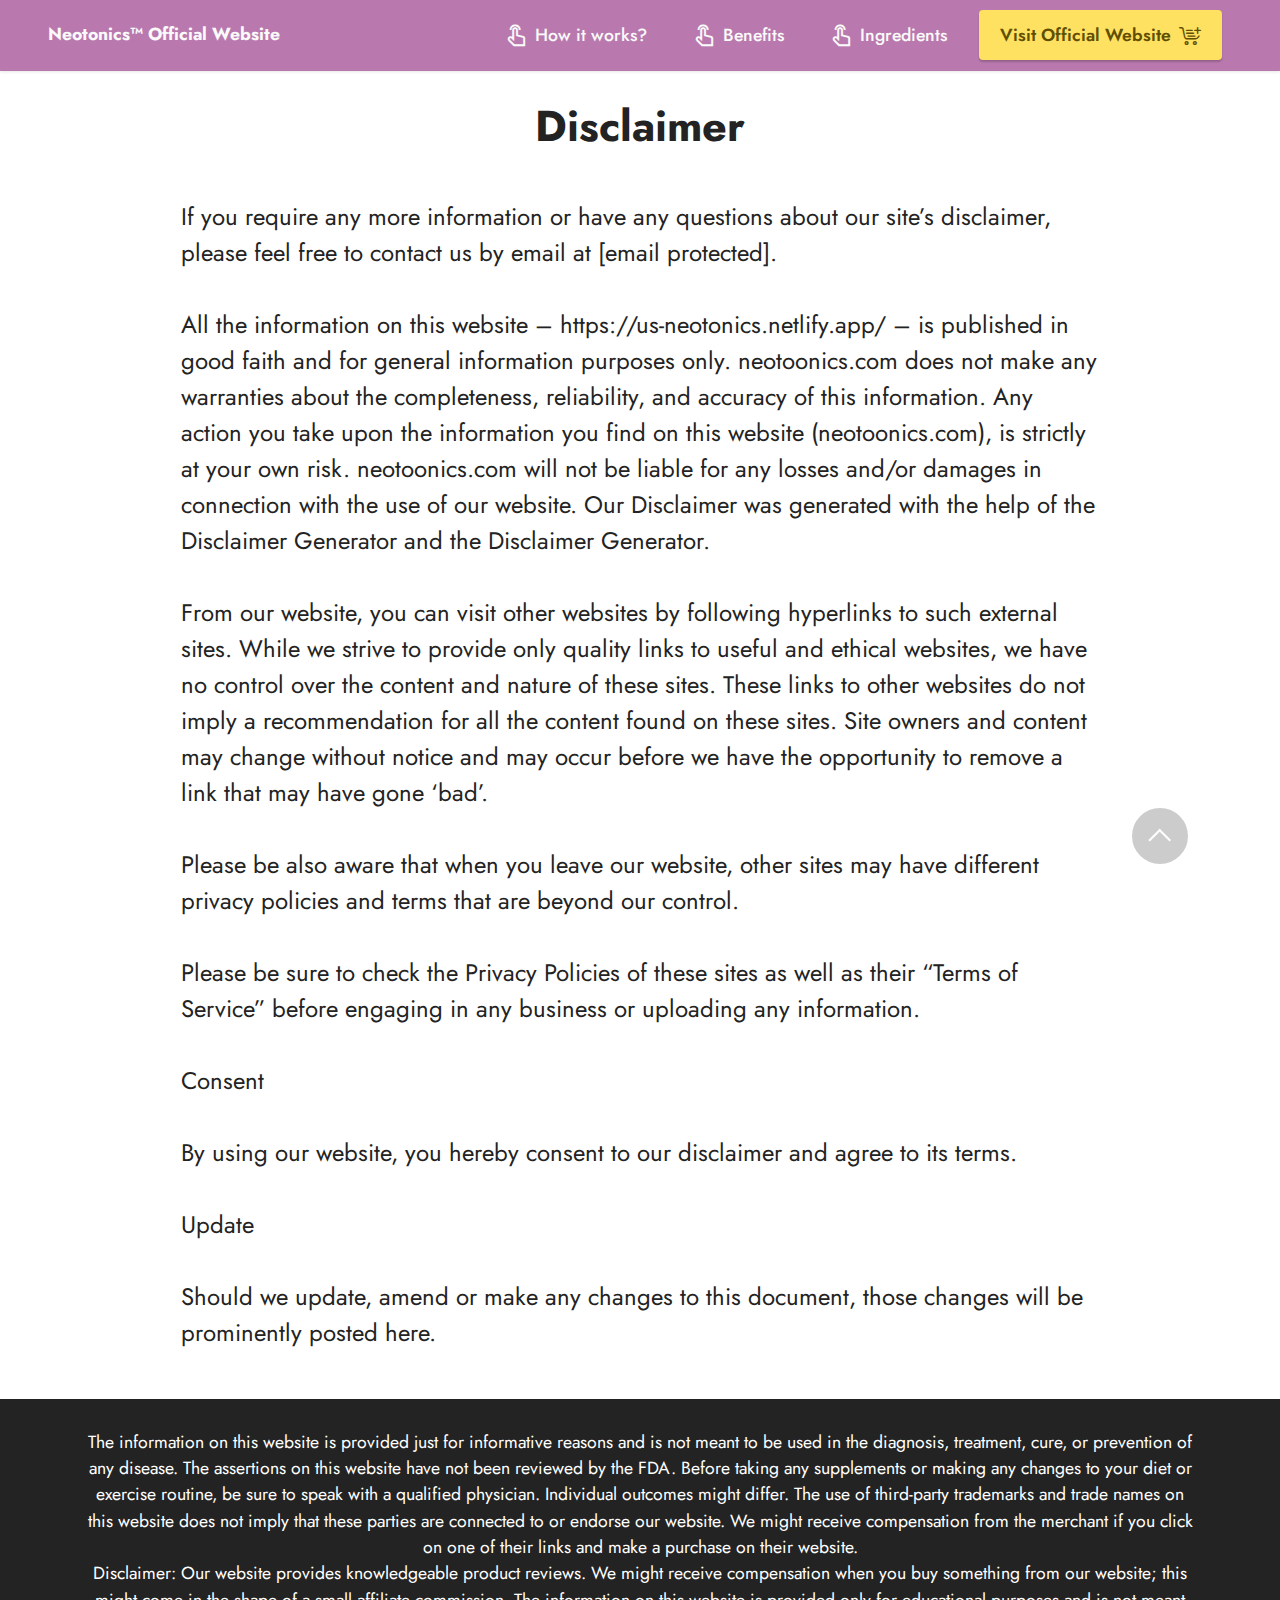
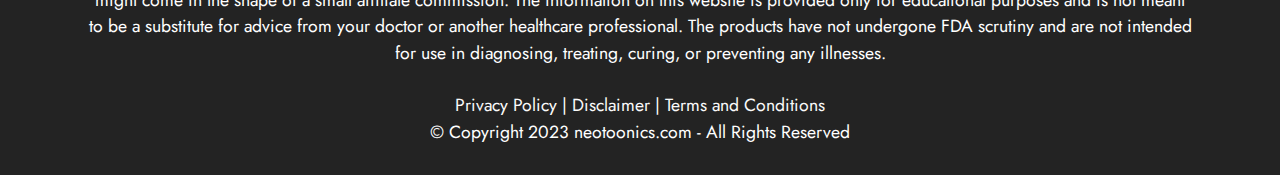
<file: disclaimer.html>
<!DOCTYPE html>
<html  >
<head>
  
  <meta charset="UTF-8">
  <meta http-equiv="X-UA-Compatible" content="IE=edge">
  <meta name="generator" content="Mobirise v5.8.14, mobirise.com">
  <meta name="viewport" content="width=device-width, initial-scale=1, minimum-scale=1">
  <link rel="shortcut icon" href="assets/images/neotonics-fev-icon.webp" type="image/x-icon">
  <meta name="description" content="If you require any more information or have any questions about our site’s disclaimer, please feel free to contact us by email at contact@neotonics.com.">
  <meta http-equiv='content-language' content='en-US'>
  
  <title>Disclaimer</title>
  <link rel="stylesheet" href="assets/web/assets/mobirise-icons2/mobirise2.css">
  <link rel="stylesheet" href="assets/web/assets/mobirise-icons-bold/mobirise-icons-bold.css">
  <link rel="stylesheet" href="assets/bootstrap/css/bootstrap.min.css">
  <link rel="stylesheet" href="assets/bootstrap/css/bootstrap-grid.min.css">
  <link rel="stylesheet" href="assets/bootstrap/css/bootstrap-reboot.min.css">
  <link rel="stylesheet" href="assets/dropdown/css/style.css">
  <link rel="stylesheet" href="assets/socicon/css/styles.css">
  <link rel="stylesheet" href="assets/theme/css/style.css">
  <link rel="preload" href="https://fonts.googleapis.com/css?family=Jost:100,200,300,400,500,600,700,800,900,100i,200i,300i,400i,500i,600i,700i,800i,900i&amp;display=swap" as="style" onload="this.onload=null;this.rel='stylesheet'">
  <noscript><link rel="stylesheet" href="https://fonts.googleapis.com/css?family=Jost:100,200,300,400,500,600,700,800,900,100i,200i,300i,400i,500i,600i,700i,800i,900i&amp;display=swap"></noscript>
  <link rel="preload" as="style" href="assets/mobirise/css/mbr-additional.css"><link rel="stylesheet" href="assets/mobirise/css/mbr-additional.css" type="text/css">

  
  
  
</head>
<body>
  
  <section data-bs-version="5.1" class="menu menu1 cid-tkMUx10b5L" once="menu" id="menu1-6o">
    

    <nav class="navbar navbar-dropdown navbar-expand-lg">
        <div class="container-fluid">
            <div class="navbar-brand">
                
                <span class="navbar-caption-wrap"><a class="navbar-caption text-white text-primary display-4" href="index.html">Neotonics™ Official Website<br></a></span>
            </div>
            <button class="navbar-toggler" type="button" data-toggle="collapse" data-bs-toggle="collapse" data-target="#navbarSupportedContent" data-bs-target="#navbarSupportedContent" aria-controls="navbarNavAltMarkup" aria-expanded="false" aria-label="Toggle navigation">
                <div class="hamburger">
                    <span></span>
                    <span></span>
                    <span></span>
                    <span></span>
                </div>
            </button>
            <div class="collapse navbar-collapse" id="navbarSupportedContent">
                <ul class="navbar-nav nav-dropdown" data-app-modern-menu="true"><li class="nav-item"><a class="nav-link link text-white show text-primary display-4" href="index-2.html#header1-1l" aria-expanded="false"><span class="mobi-mbri mobi-mbri-touch mbr-iconfont mbr-iconfont-btn"></span>How it works?</a></li><li class="nav-item"><a class="nav-link link text-white text-primary display-4" href="index-2.html#header2-2g"><span class="mobi-mbri mobi-mbri-touch mbr-iconfont mbr-iconfont-btn"></span>
                            Benefits</a></li><li class="nav-item"><a class="nav-link link text-white text-primary display-4" href="index-2.html#header1-1v"><span class="mobi-mbri mobi-mbri-touch mbr-iconfont mbr-iconfont-btn"></span>
                            Ingredients</a></li></ul>
                
                <div class="navbar-buttons mbr-section-btn"><a class="btn btn-warning display-4" href="https://69629rhrj-7x4w8gs97nvemq2c.hop.clickbank.net/?tid=oo" target="_blank"><span class="mbrib-cart-add mbr-iconfont mbr-iconfont-btn"></span>Visit Official Website</a></div>
            </div>
        </div>
    </nav>
</section>

<section data-bs-version="5.1" class="header1 cid-tuosSGlK0d" id="header1-6q">

    

    
    

    <div class="container">
        <div class="row justify-content-center">
            <div class="col-12 col-lg-6">
                <h1 class="mbr-section-title mbr-fonts-style mb-3 display-1"><strong>Disclaimer</strong></h1>
                
                
                
            </div>
        </div>
    </div>
</section>

<section data-bs-version="5.1" class="content5 cid-tuosTbOJEF" id="content5-6r">
    
    <div class="container">
        <div class="row justify-content-center">
            <div class="col-md-12 col-lg-10">
                
                
                <p class="mbr-text mbr-fonts-style display-7">If you require any more information or have any questions about our site’s disclaimer, please feel free to contact us by email at <a href="cdn-cgi/l/email-protection.html" class="__cf_email__" data-cfemail="0764686973666473476962687368696e64742964686a">[email&#160;protected]</a>.
<br>
<br>All the information on this website – https://us-neotonics.netlify.app/ – is published in good faith and for general information purposes only. neotoonics.com does not make any warranties about the completeness, reliability, and accuracy of this information. Any action you take upon the information you find on this website (neotoonics.com), is strictly at your own risk. neotoonics.com will not be liable for any losses and/or damages in connection with the use of our website. Our Disclaimer was generated with the help of the Disclaimer Generator and the Disclaimer Generator.
<br>
<br>From our website, you can visit other websites by following hyperlinks to such external sites. While we strive to provide only quality links to useful and ethical websites, we have no control over the content and nature of these sites. These links to other websites do not imply a recommendation for all the content found on these sites. Site owners and content may change without notice and may occur before we have the opportunity to remove a link that may have gone ‘bad’.
<br>
<br>Please be also aware that when you leave our website, other sites may have different privacy policies and terms that are beyond our control.
<br>
<br>Please be sure to check the Privacy Policies of these sites as well as their “Terms of Service” before engaging in any business or uploading any information.
<br>
<br>Consent
<br>
<br>By using our website, you hereby consent to our disclaimer and agree to its terms.
<br>
<br>Update
<br>
<br>Should we update, amend or make any changes to this document, those changes will be prominently posted here.</p>
            </div>
        </div>
    </div>
</section>

<section data-bs-version="5.1" class="footer7 cid-tqfzxv0SGd" once="footers" id="footer7-6p">

    

    

    <div class="container">
        <div class="media-container-row align-center mbr-white">
            <div class="col-12">
                <p class="mbr-text mb-0 mbr-fonts-style display-4">The information on this website is provided just for informative reasons and is not meant to be used in the diagnosis, treatment, cure, or prevention of any disease. The assertions on this website have not been reviewed by the FDA. Before taking any supplements or making any changes to your diet or exercise routine, be sure to speak with a qualified physician. Individual outcomes might differ. The use of third-party trademarks and trade names on this website does not imply that these parties are connected to or endorse our website. We might receive compensation from the merchant if you click on one of their links and make a purchase on their website.<br>Disclaimer: Our website provides knowledgeable product reviews. We might receive compensation when you buy something from our website; this might come in the shape of a small affiliate commission. The information on this website is provided only for educational purposes and is not meant to be a substitute for advice from your doctor or another healthcare professional. The products have not undergone FDA scrutiny and are not intended for use in diagnosing, treating, curing, or preventing any illnesses.<br><br><a href="privacy-policy.html" class="text-white text-primary">Privacy Policy</a> |&nbsp;<a href="disclaimer.html" class="text-white text-primary">Disclaimer</a>&nbsp;|&nbsp;<a href="terms-and-conditions.html" class="text-white text-primary">Terms and Conditions</a><br>© Copyright 2023 neotoonics.com - All Rights Reserved<br>
                </p>
            </div>
        </div>
    </div>
 <div id="scrollToTop" class="scrollToTop mbr-arrow-up"><a style="text-align: center;"><i class="mbr-arrow-up-icon mbr-arrow-up-icon-cm cm-icon cm-icon-smallarrow-up"></i></a></div>
  </body>
</html>
</file>
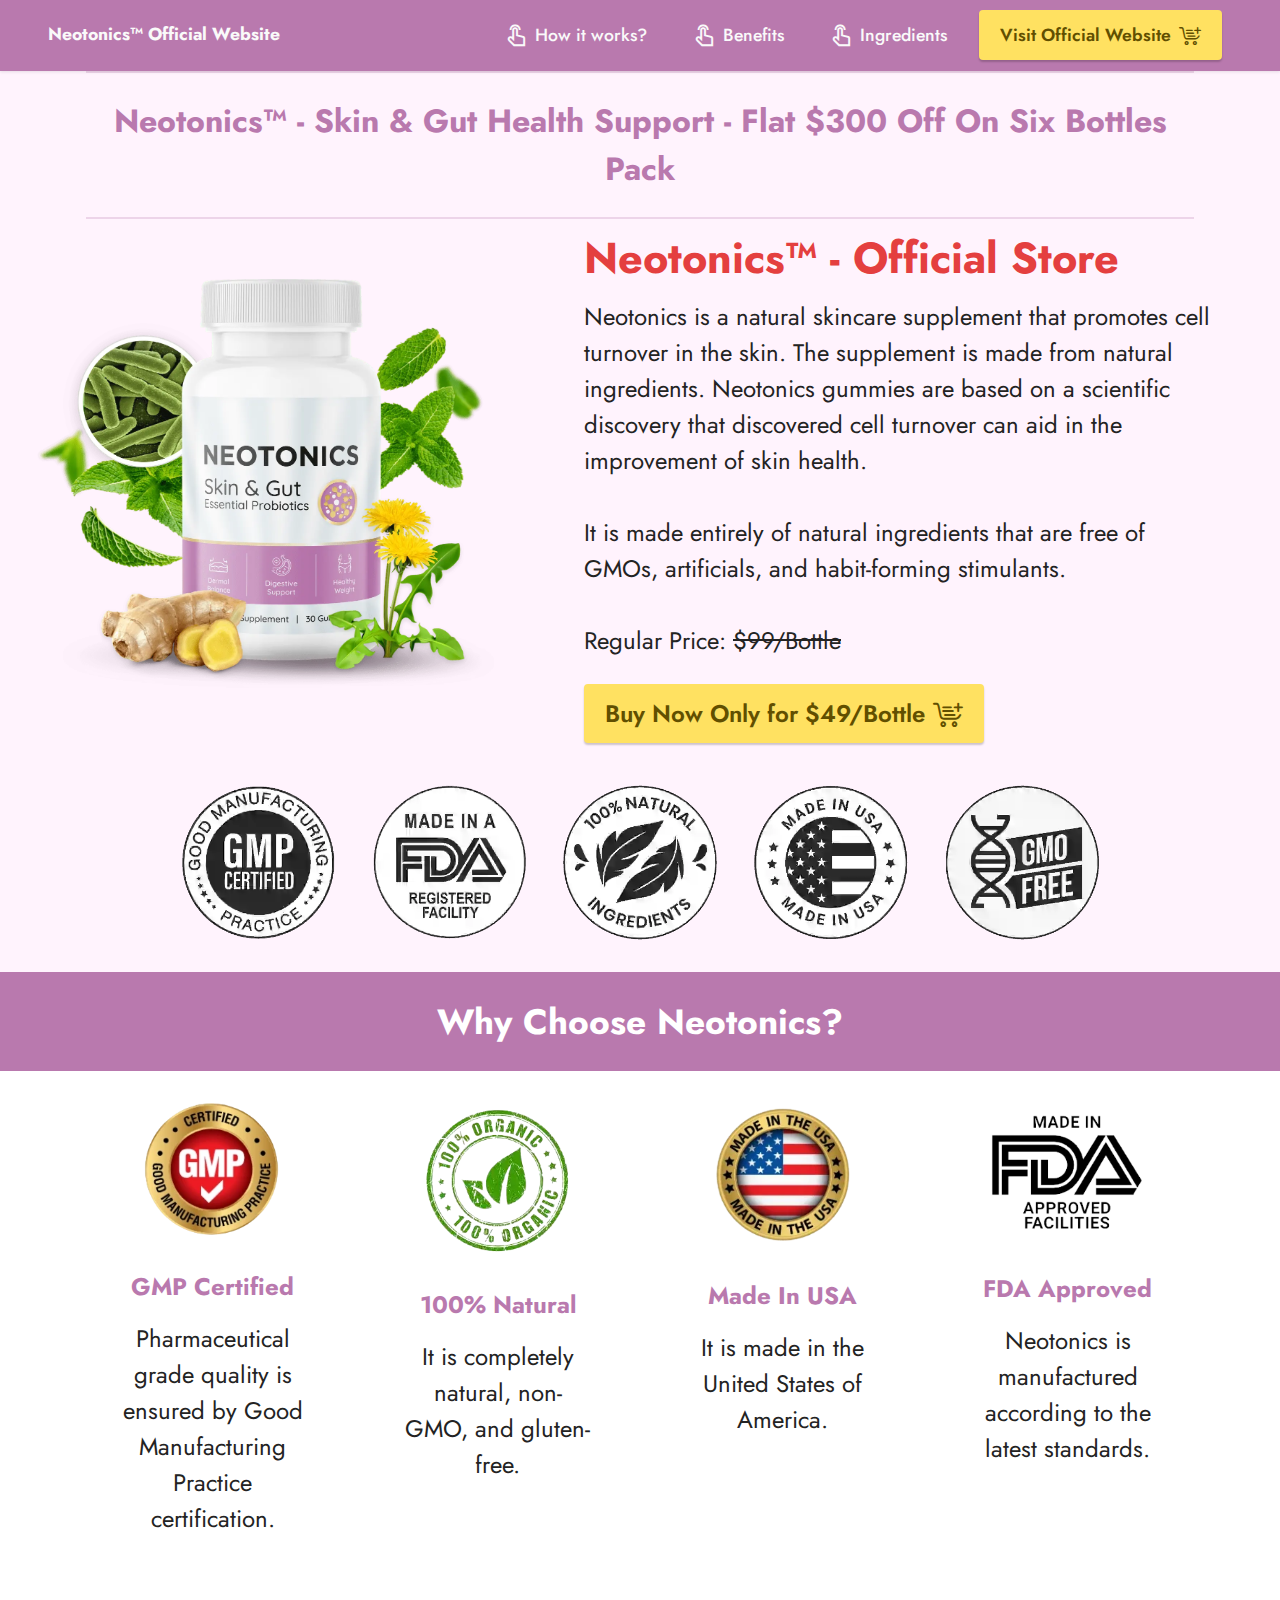
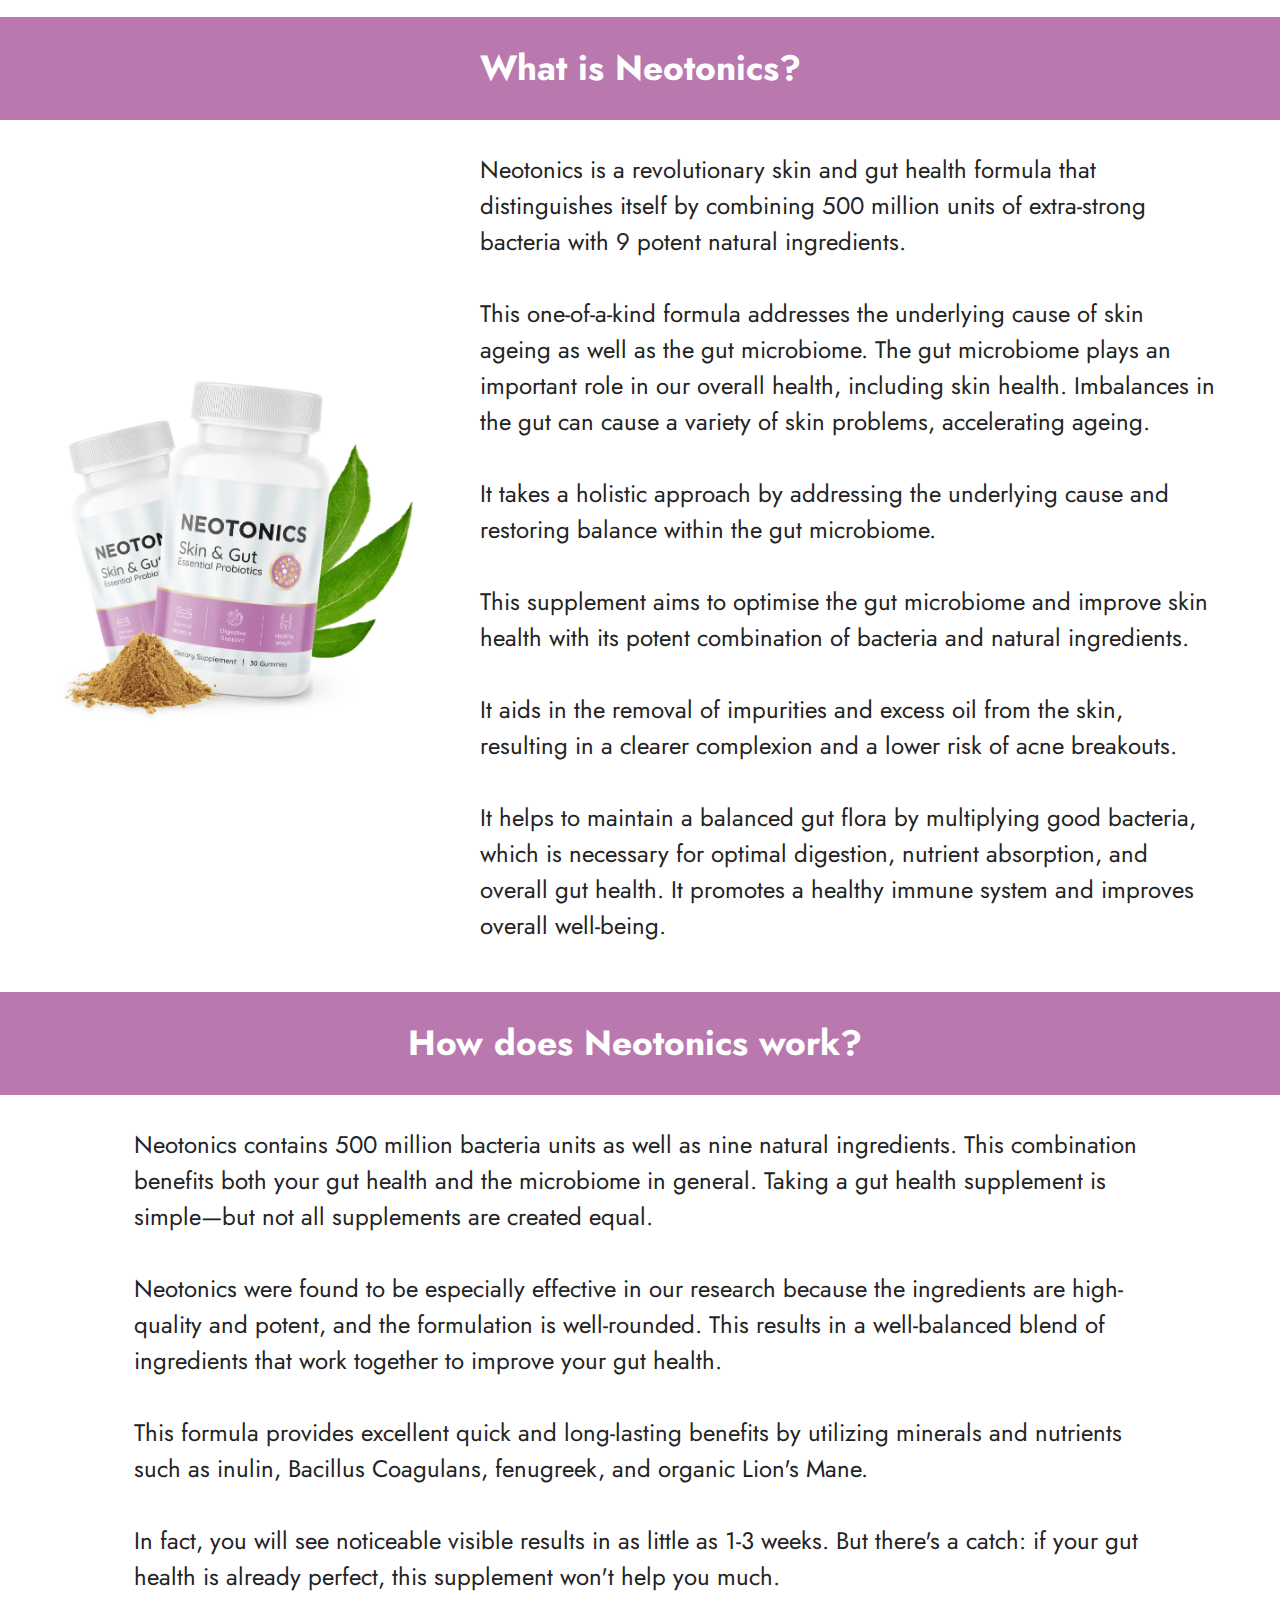
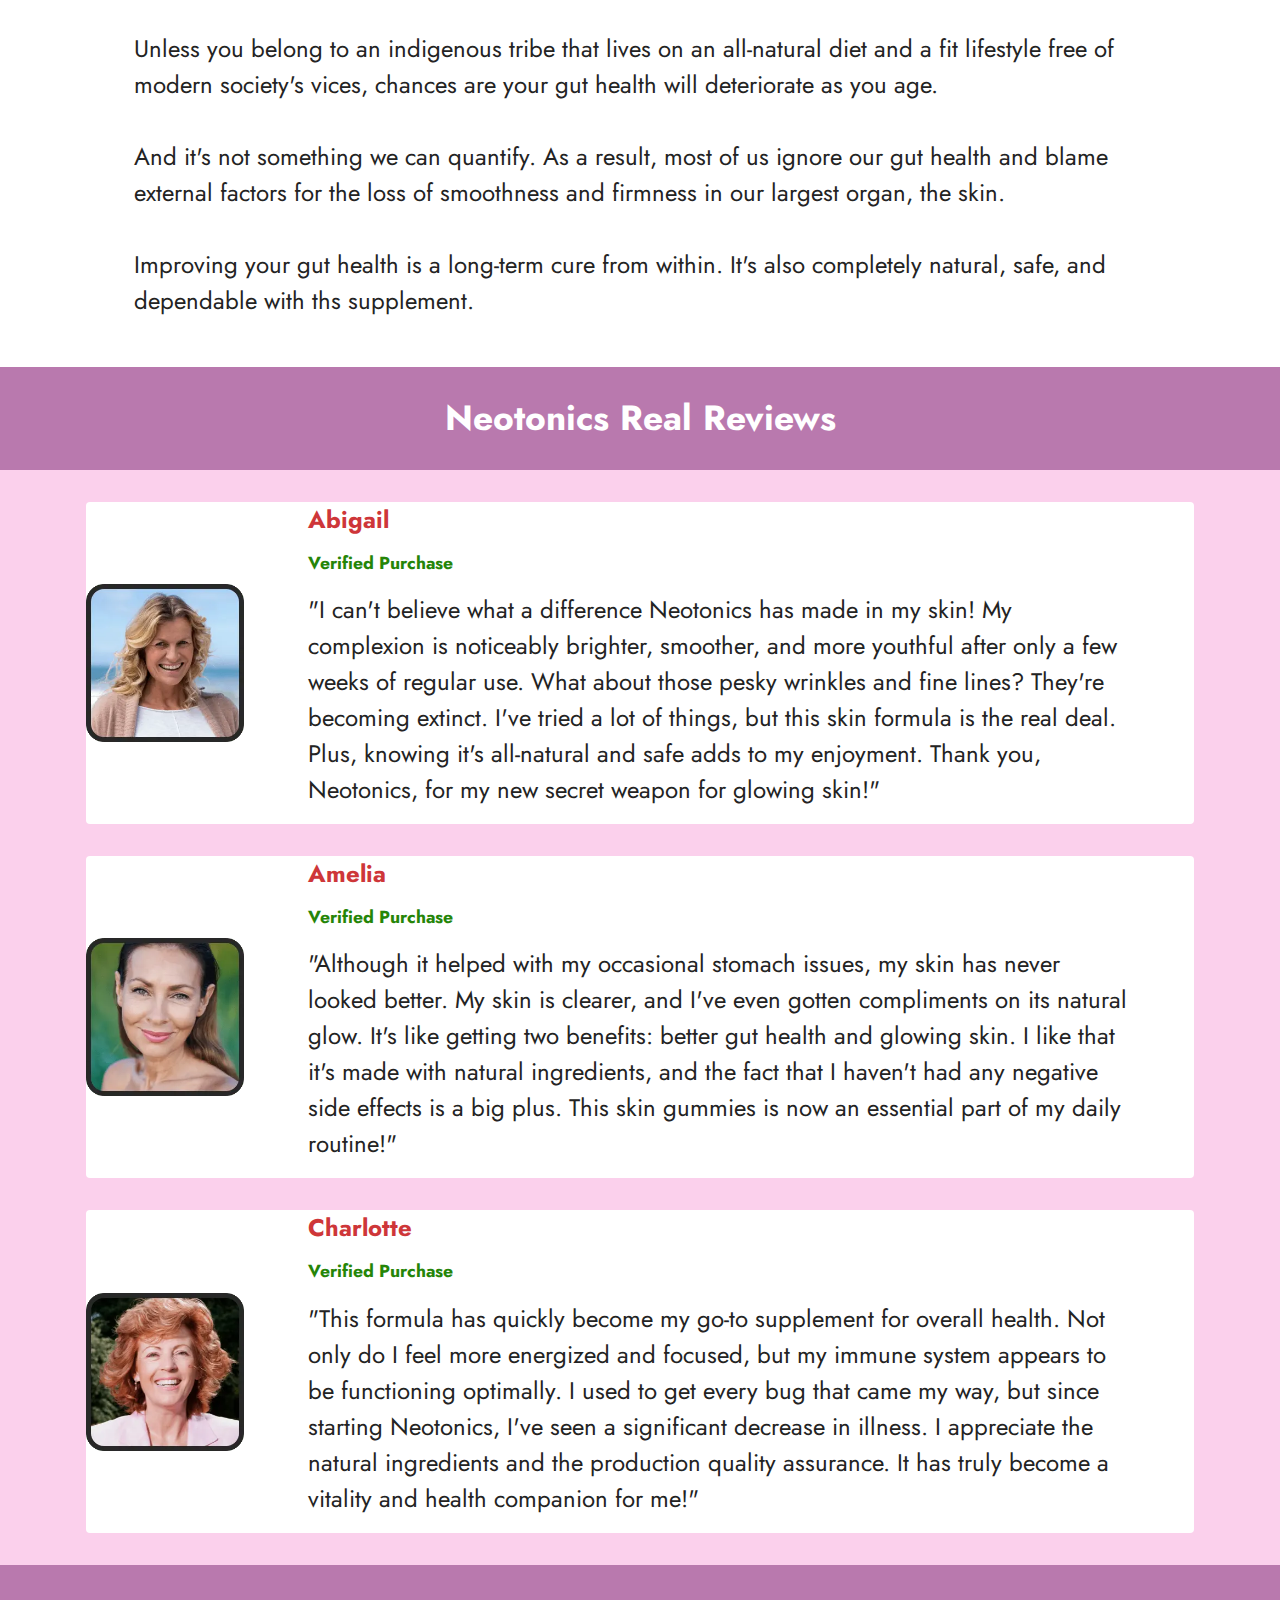
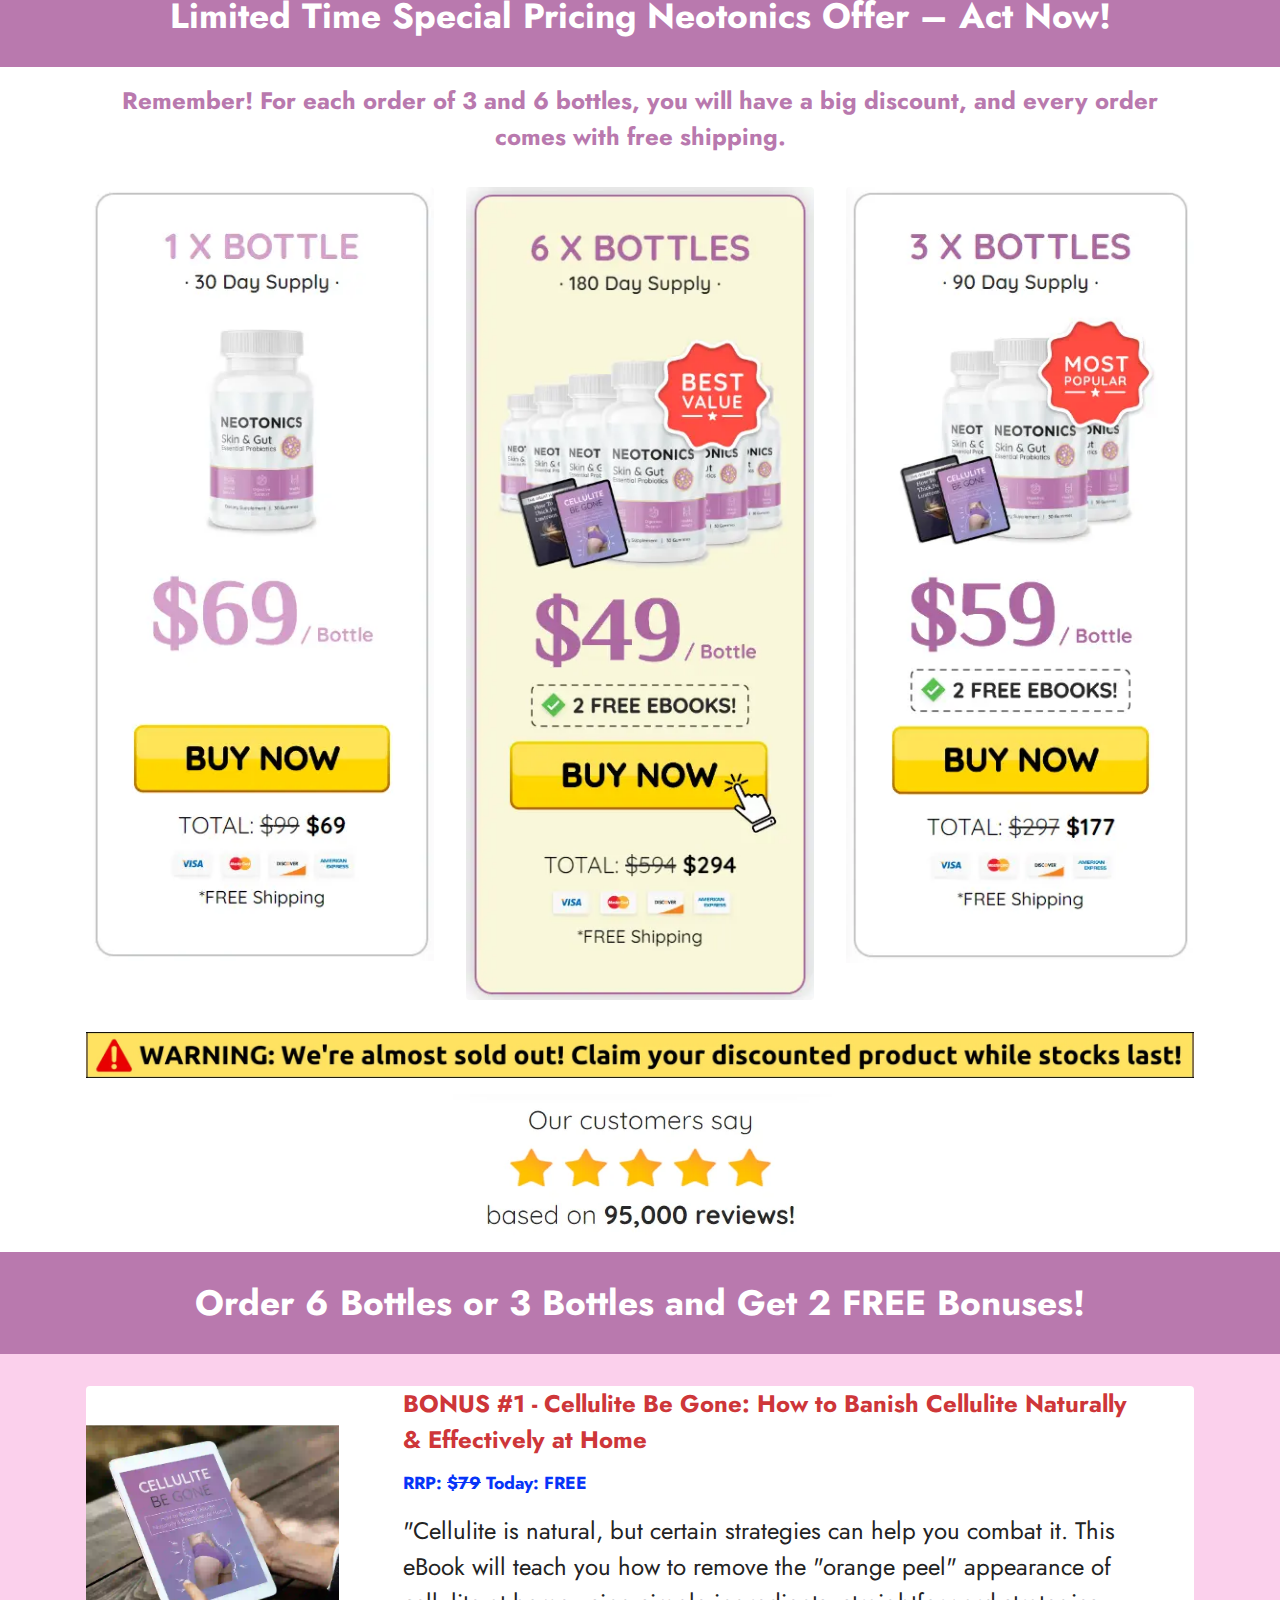
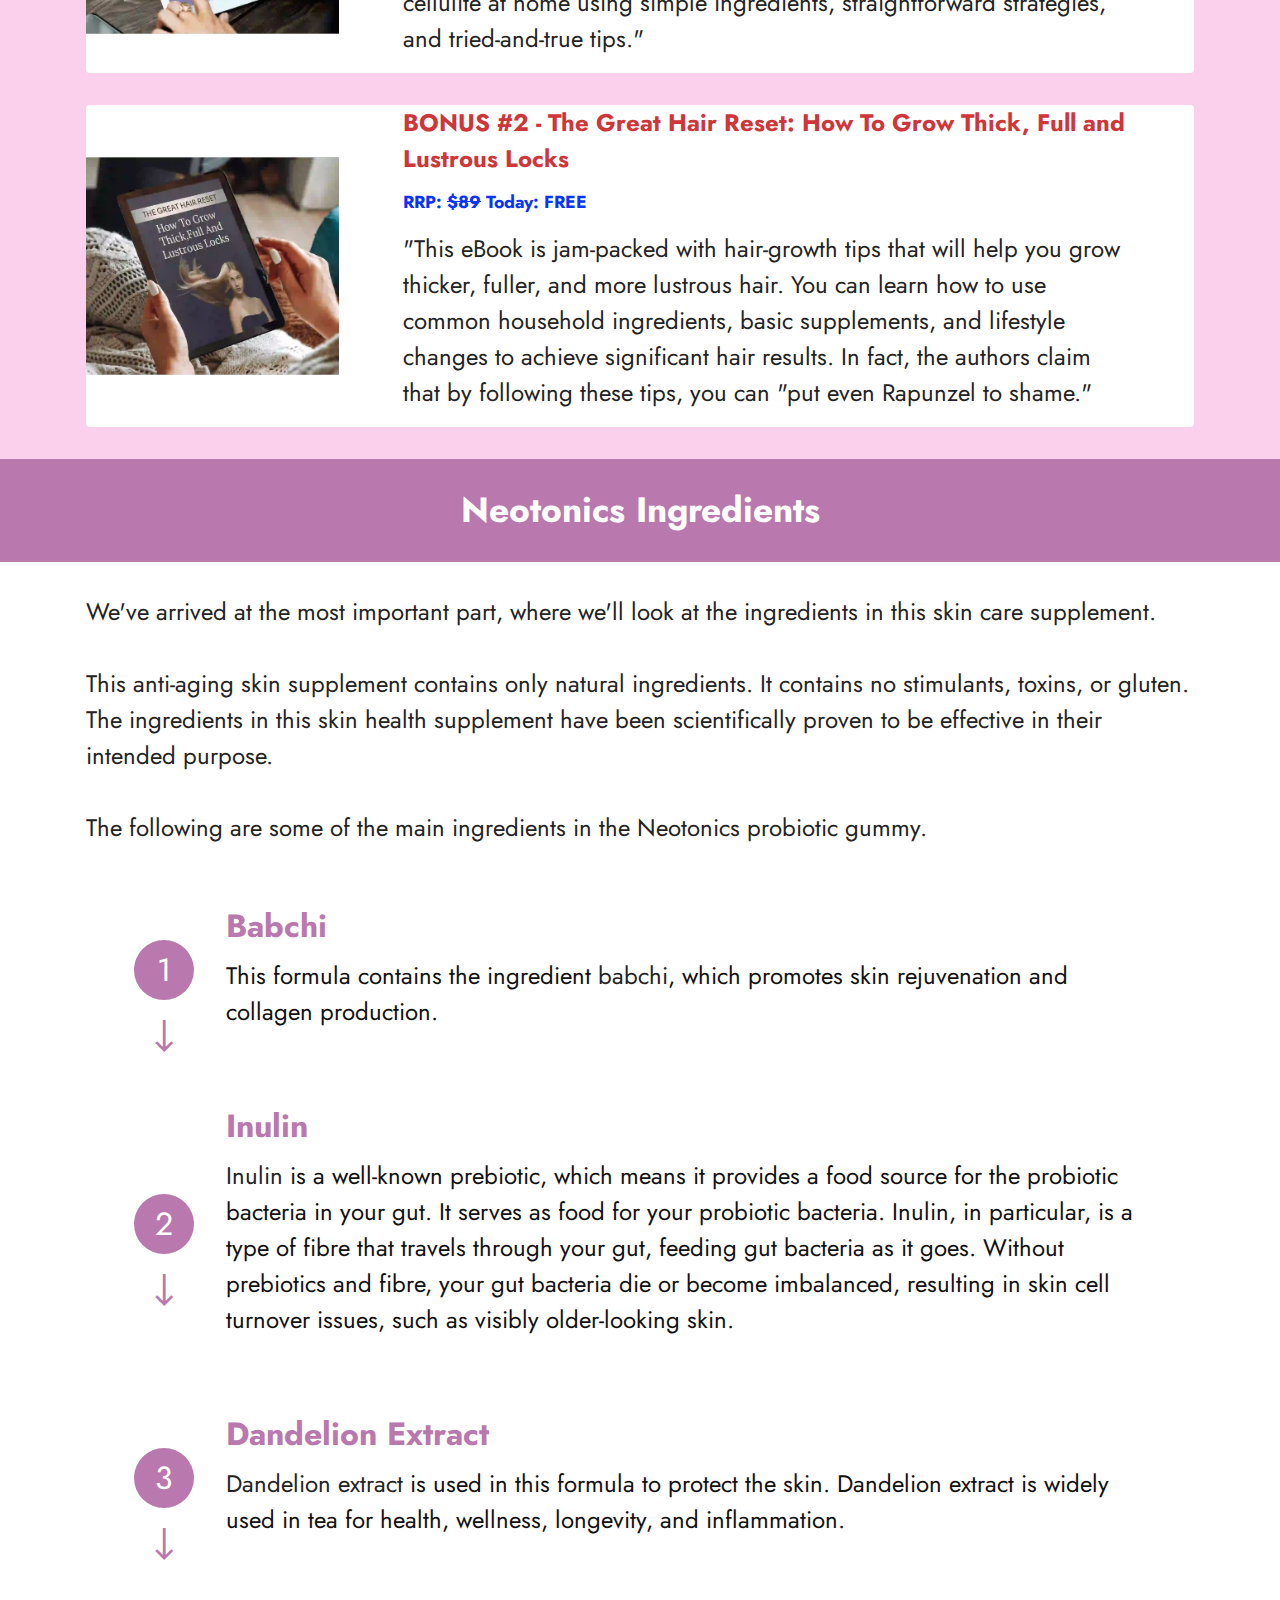
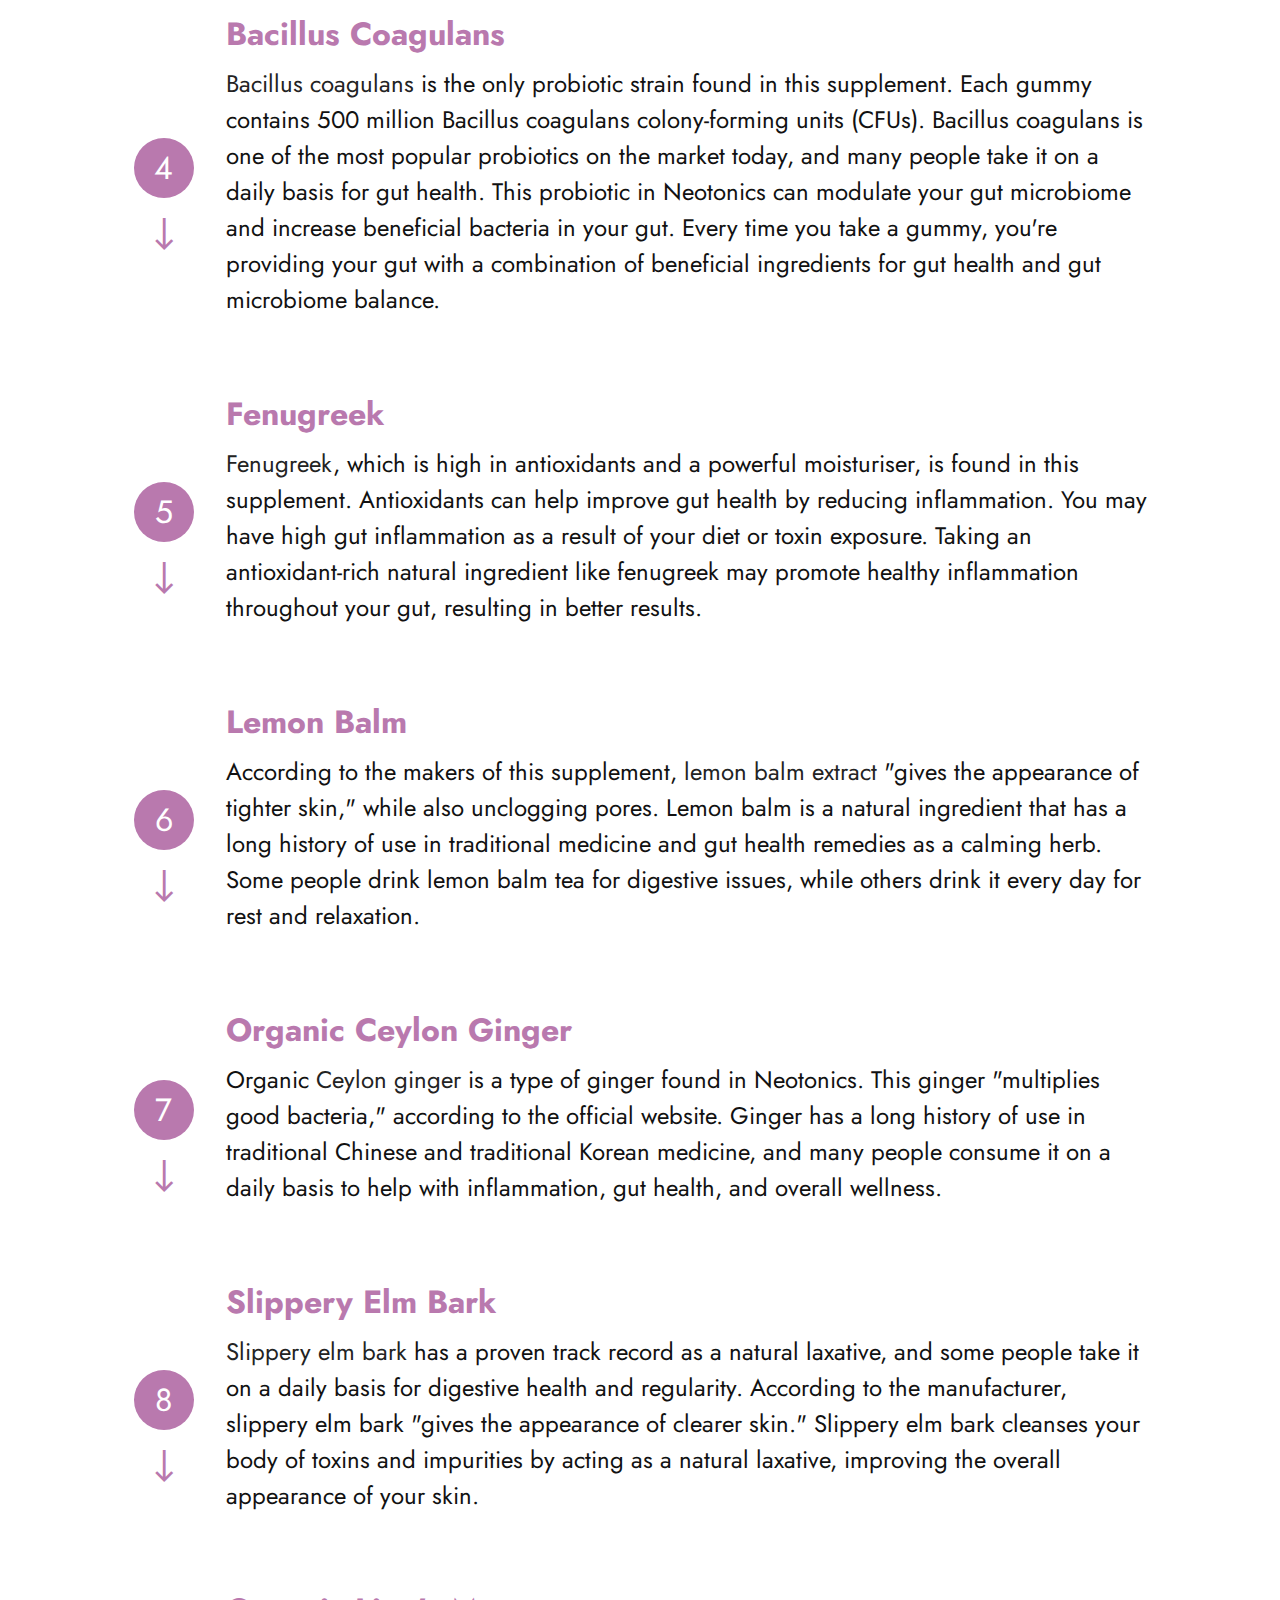
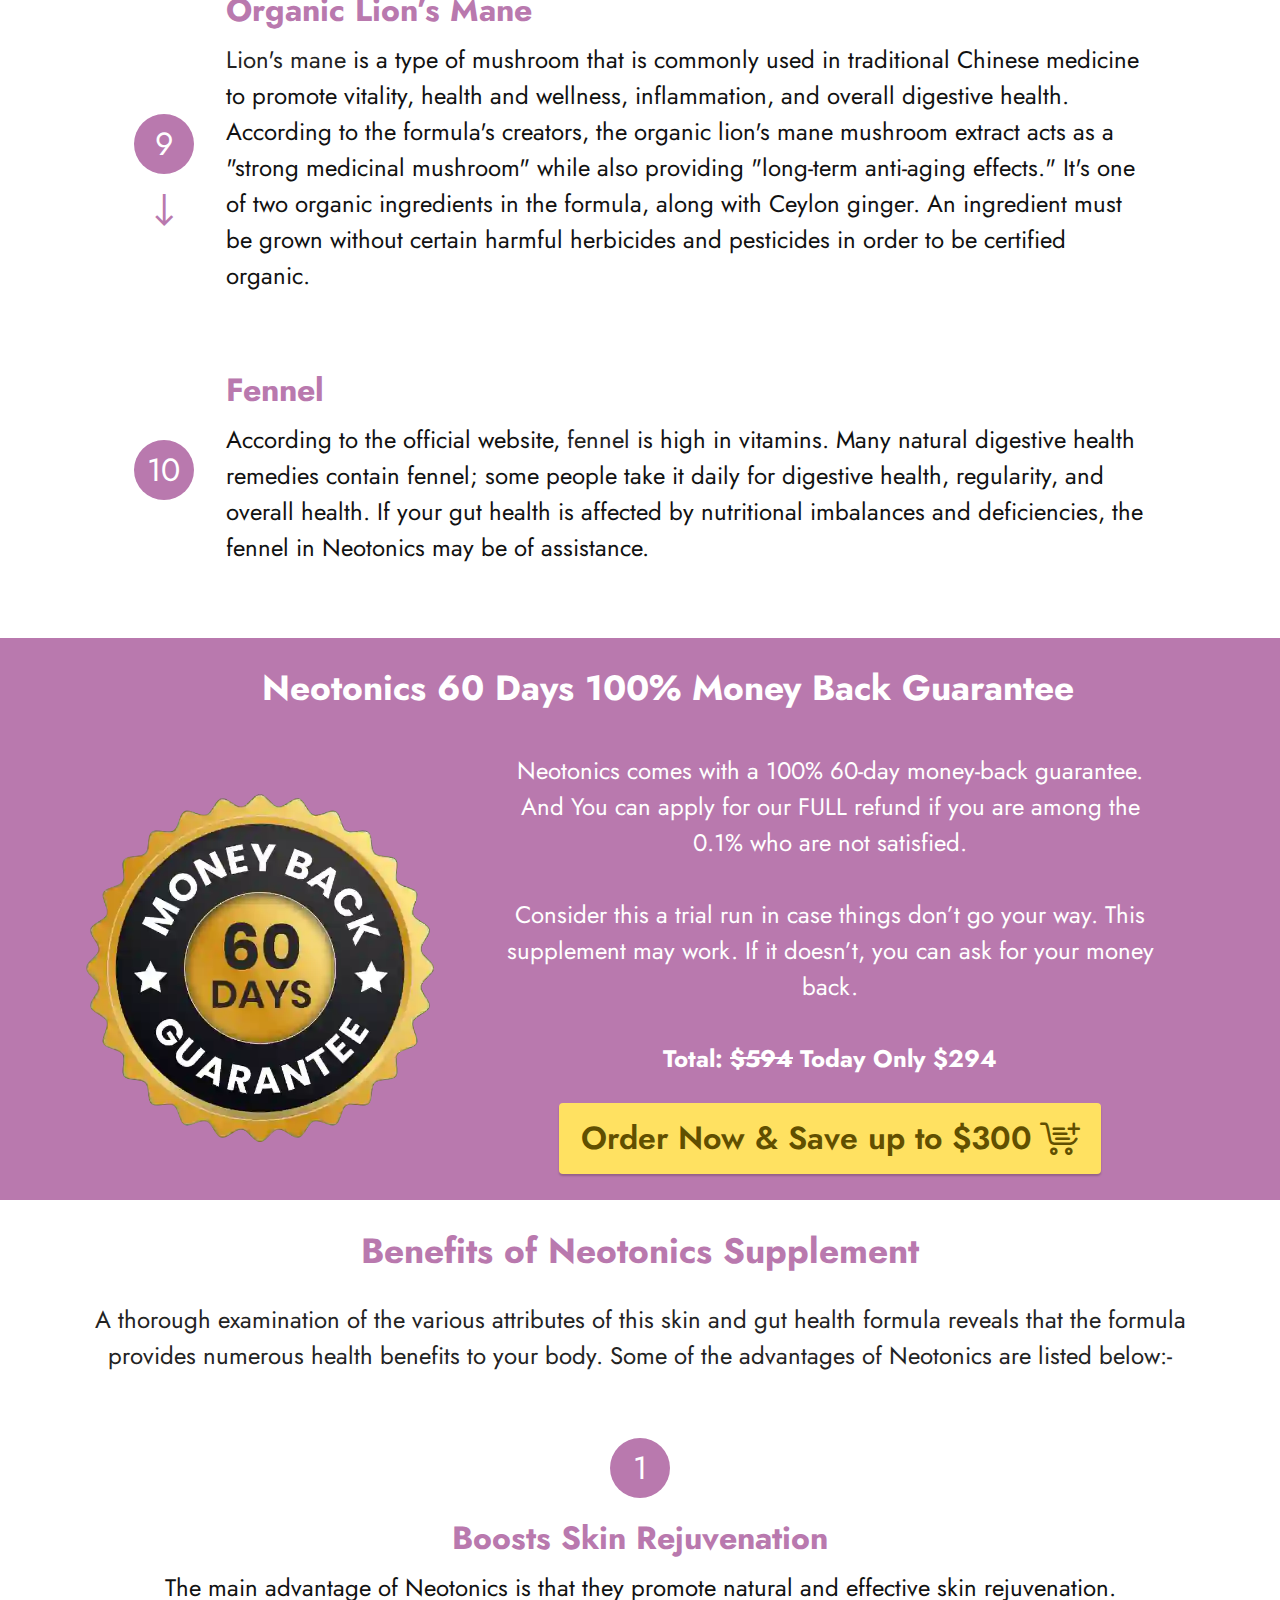
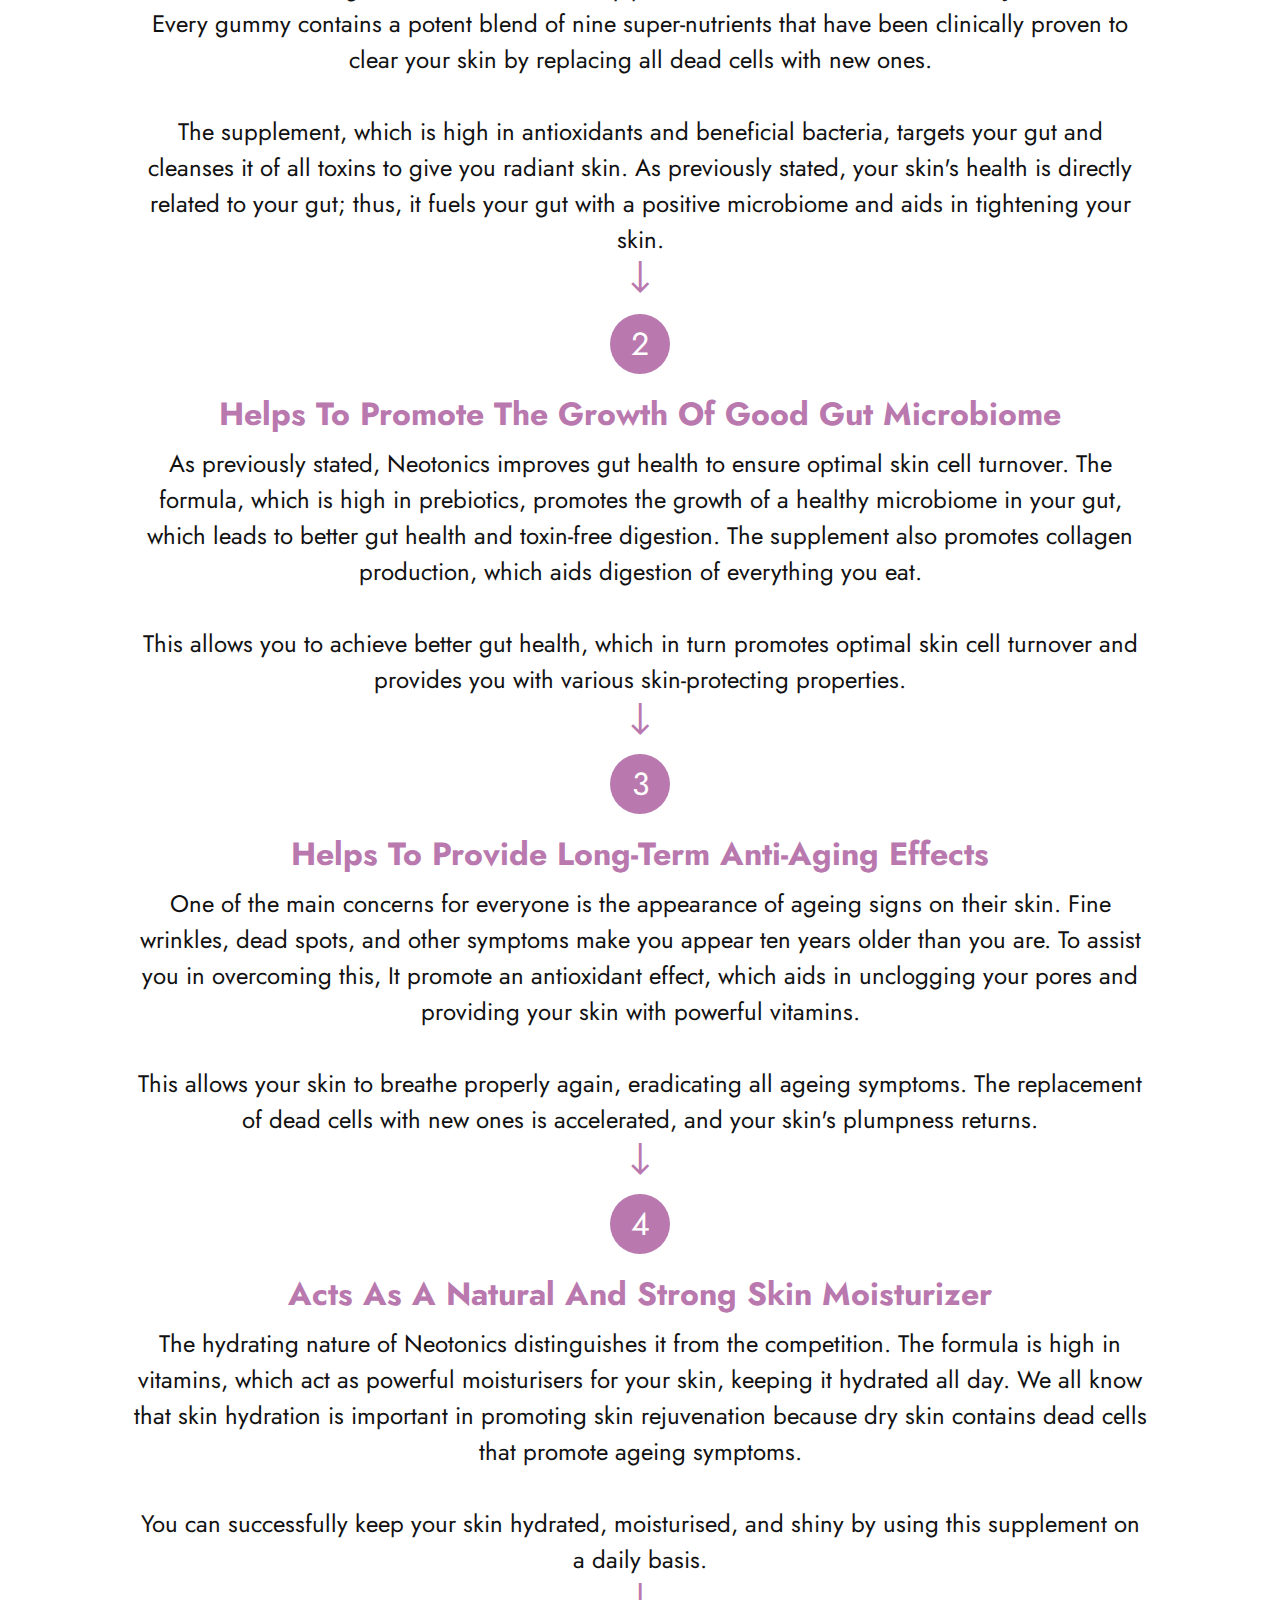
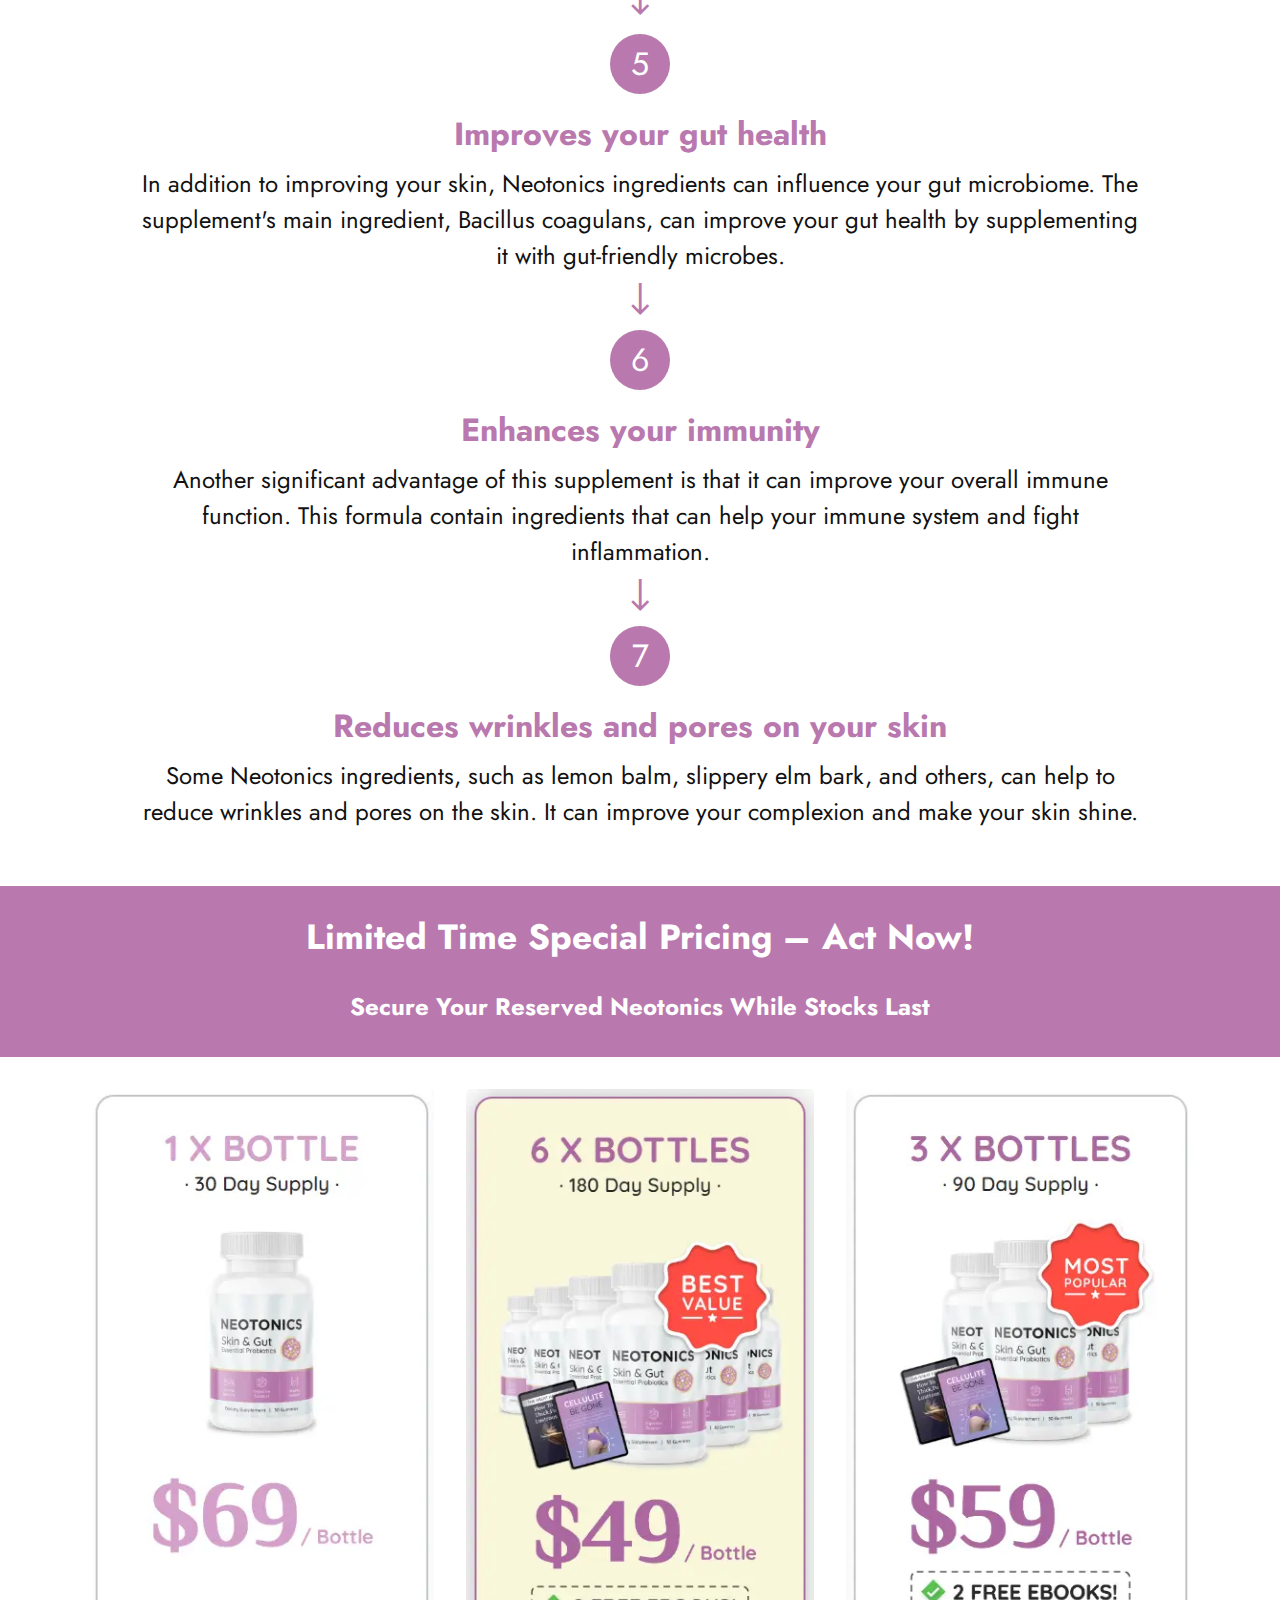
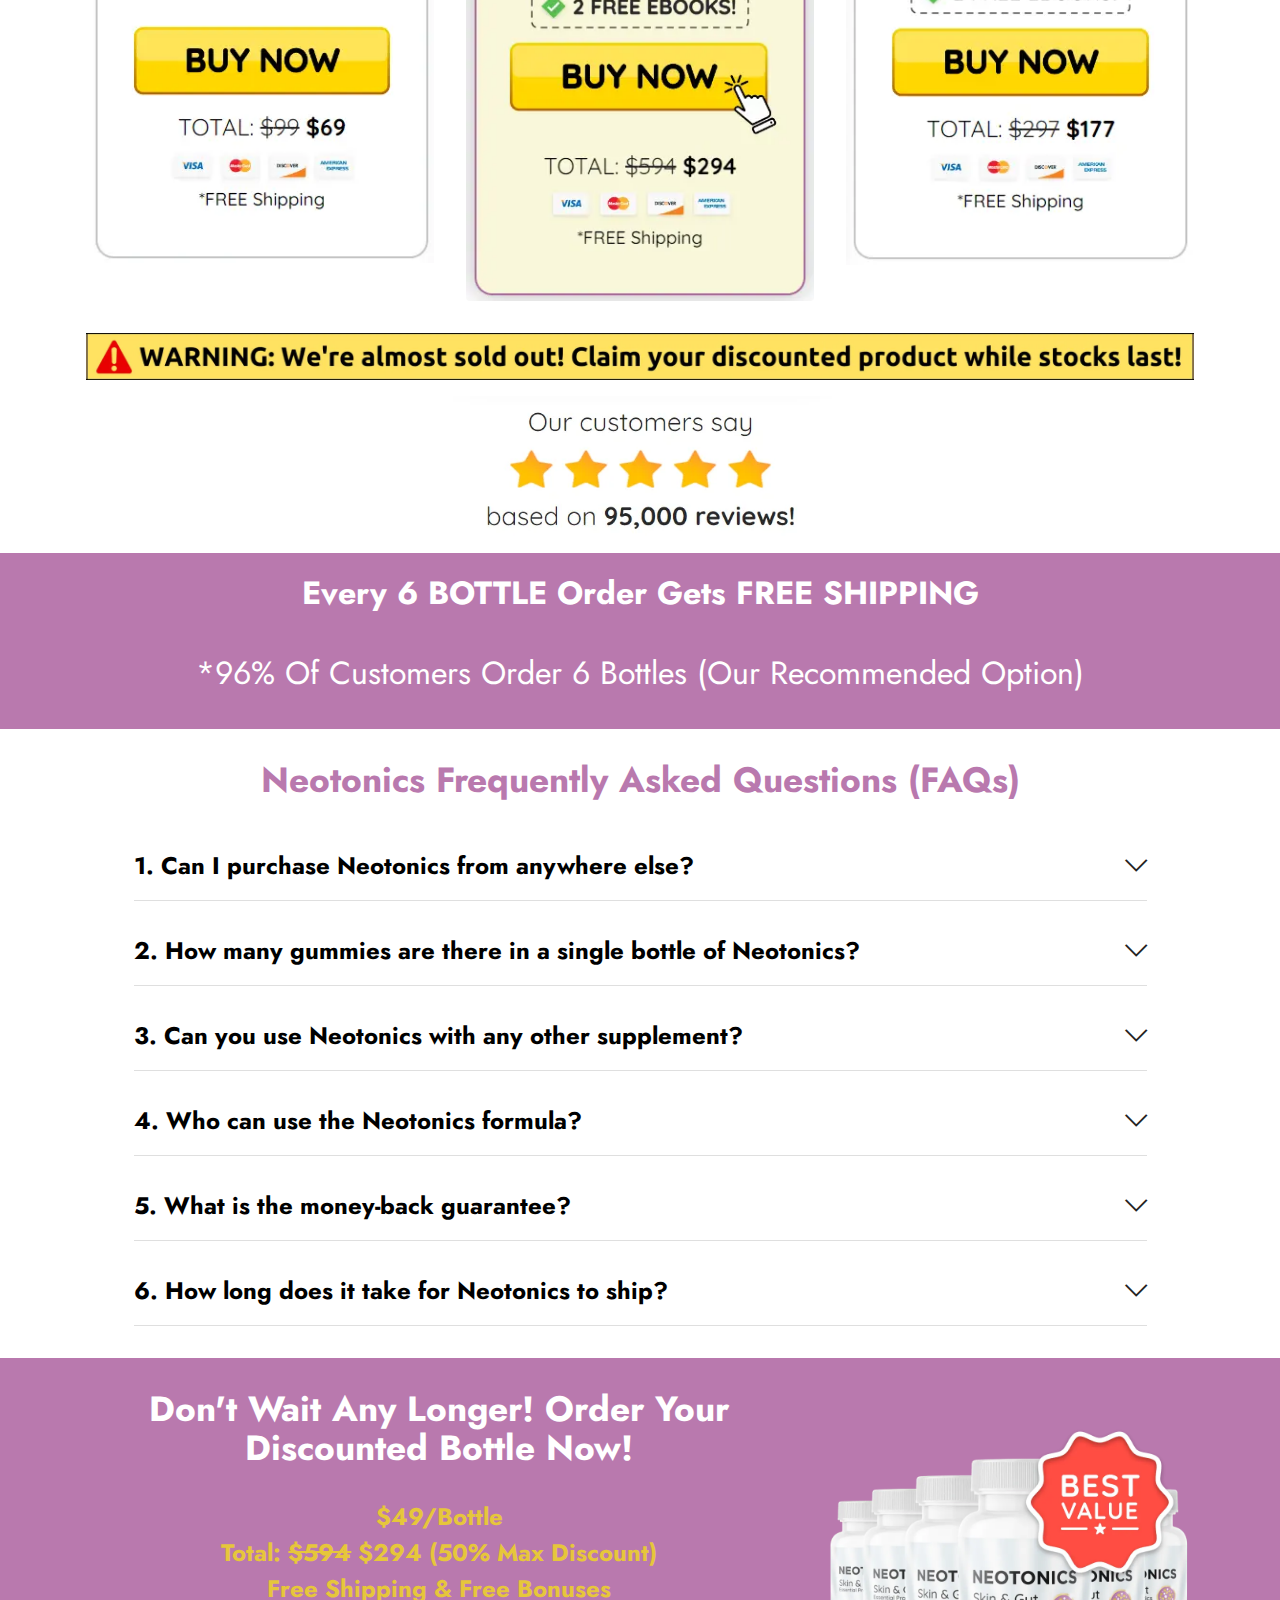
<file: index-2.html>
<!DOCTYPE html>
<html  >
<head>
  
  <meta charset="UTF-8">
  <meta http-equiv="X-UA-Compatible" content="IE=edge">
  <meta name="generator" content="Mobirise v5.8.14, mobirise.com">
  <meta name="twitter:card" content="summary_large_image"/>
  <meta name="twitter:image:src" content="assets/images/index-meta.webp">
  <meta property="og:image" content="assets/images/index-meta.webp">
  <meta name="twitter:title" content="Neotonics™ | USA Official | #1 Skin Health Formula">
  <meta name="viewport" content="width=device-width, initial-scale=1, minimum-scale=1">
  <link rel="shortcut icon" href="assets/images/neotonics-fev-icon.webp" type="image/x-icon">
  <meta name="description" content="Neotonics is a natural skincare supplement that promotes cell turnover in the skin. The supplement is made from natural ingredients.">
  <meta name="keywords" content="neotonics, neotonics skin and gut">
  <meta http-equiv='content-language' content='en-US'>
  <meta name="msvalidate.01" content="D6357B0C82B65263BB743CD98B0F5546" />
  
  <title>Neotonics™ | USA Official | #1 Skin Health Formula</title>
  <link rel="stylesheet" href="assets/web/assets/mobirise-icons2/mobirise2.css">
  <link rel="stylesheet" href="assets/web/assets/mobirise-icons-bold/mobirise-icons-bold.css">
  <link rel="stylesheet" href="assets/web/assets/mobirise-icons/mobirise-icons.css">
  <link rel="stylesheet" href="assets/bootstrap/css/bootstrap.min.css">
  <link rel="stylesheet" href="assets/bootstrap/css/bootstrap-grid.min.css">
  <link rel="stylesheet" href="assets/bootstrap/css/bootstrap-reboot.min.css">
  <link rel="stylesheet" href="assets/dropdown/css/style.css">
  <link rel="stylesheet" href="assets/socicon/css/styles.css">
  <link rel="stylesheet" href="assets/theme/css/style.css">
  <link rel="preload" href="https://fonts.googleapis.com/css?family=Jost:100,200,300,400,500,600,700,800,900,100i,200i,300i,400i,500i,600i,700i,800i,900i&amp;display=swap" as="style" onload="this.onload=null;this.rel='stylesheet'">
  <noscript><link rel="stylesheet" href="https://fonts.googleapis.com/css?family=Jost:100,200,300,400,500,600,700,800,900,100i,200i,300i,400i,500i,600i,700i,800i,900i&amp;display=swap"></noscript>
  <link rel="preload" as="style" href="assets/mobirise/css/mbr-additional.css"><link rel="stylesheet" href="assets/mobirise/css/mbr-additional.css" type="text/css">

  
  
  
</head>
<body>
  
  <section data-bs-version="5.1" class="menu menu1 cid-tkMUx10b5L" once="menu" id="menu1-0">
    

    <nav class="navbar navbar-dropdown navbar-expand-lg">
        <div class="container-fluid">
            <div class="navbar-brand">
                
                <span class="navbar-caption-wrap"><a class="navbar-caption text-white text-primary display-4" href="index.html">Neotonics™ Official Website<br></a></span>
            </div>
            <button class="navbar-toggler" type="button" data-toggle="collapse" data-bs-toggle="collapse" data-target="#navbarSupportedContent" data-bs-target="#navbarSupportedContent" aria-controls="navbarNavAltMarkup" aria-expanded="false" aria-label="Toggle navigation">
                <div class="hamburger">
                    <span></span>
                    <span></span>
                    <span></span>
                    <span></span>
                </div>
            </button>
            <div class="collapse navbar-collapse" id="navbarSupportedContent">
                <ul class="navbar-nav nav-dropdown" data-app-modern-menu="true"><li class="nav-item"><a class="nav-link link text-white show text-primary display-4" href="index-2.html#header1-1l" aria-expanded="false"><span class="mobi-mbri mobi-mbri-touch mbr-iconfont mbr-iconfont-btn"></span>How it works?</a></li><li class="nav-item"><a class="nav-link link text-white text-primary display-4" href="index-2.html#header2-2g"><span class="mobi-mbri mobi-mbri-touch mbr-iconfont mbr-iconfont-btn"></span>
                            Benefits</a></li><li class="nav-item"><a class="nav-link link text-white text-primary display-4" href="index-2.html#header1-1v"><span class="mobi-mbri mobi-mbri-touch mbr-iconfont mbr-iconfont-btn"></span>
                            Ingredients</a></li></ul>
                
                <div class="navbar-buttons mbr-section-btn"><a class="btn btn-warning display-4" href="https://theneotonics.com/text.php?aff_id=29614" target="_blank"><span class="mbrib-cart-add mbr-iconfont mbr-iconfont-btn"></span>Visit Official Website</a></div>
            </div>
        </div>
    </nav>
</section>

<section data-bs-version="5.1" class="content6 cid-tM8ze09O11" id="content6-8b">
    
    <div class="container">
        <div class="row justify-content-center">
            <div class="col-md-12 col-lg-12">
                <hr class="line">
                <p class="mbr-text align-center mbr-fonts-style my-4 display-5"><strong>Neotonics™ - Skin &amp; Gut Health Support - Flat $300 Off On Six Bottles Pack</strong><br></p>
                <hr class="line">
            </div>
        </div>
    </div>
</section>

<section data-bs-version="5.1" class="header11 cid-tq9TfYfEti" id="header11-r">

    

    
    

    <div class="container-fluid">
        <div class="row justify-content-center">
            <div class="col-12 col-md-5 image-wrapper">
                <img class="w-100" src="assets/images/neotonics.webp" alt="neotonics">
            </div>
            <div class="col-12 col-md">
                <div class="text-wrapper text-center">
                    <h1 class="mbr-section-title mbr-fonts-style mb-3 display-1"><strong>Neotonics™ - Official Store</strong></h1>
                    <p class="mbr-text mbr-fonts-style display-7">Neotonics is a natural skincare supplement that promotes cell turnover in the skin. The supplement is made from natural ingredients. Neotonics gummies are based on a scientific discovery that discovered cell turnover can aid in the improvement of skin health.&nbsp;<br><br>It is made entirely of natural ingredients that are free of GMOs, artificials, and habit-forming stimulants.<br><br>Regular Price:  <strike style="">$99/Bottle</strike><br></p>
                    <div class="mbr-section-btn mt-3"><a class="btn btn-warning display-7" href="https://theneotonics.com/text.php?aff_id=29614" target="_blank"><span class="mbrib-cart-add mbr-iconfont mbr-iconfont-btn"></span>Buy Now Only for $49/Bottle</a></div>
                </div>
            </div>
        </div>
    </div>
</section>

<section data-bs-version="5.1" class="image3 cid-tL76E5NXtD" id="image3-8a">
    

    
    

    <div class="container">
        <div class="row justify-content-center">
            <div class="col-12 col-lg-10">
                <div class="image-wrapper">
                    <img src="assets/images/certifications.webp" alt="neotonics certifications">
                    
                </div>
            </div>
        </div>
    </div>
</section>

<section data-bs-version="5.1" class="header1 cid-tqbNuGQnLP" id="header1-1i">

    

    
    

    <div class="container">
        <div class="row justify-content-center">
            <div class="col-12 col-lg-10">
                
                <h2 class="mbr-section-subtitle mbr-fonts-style mb-3 display-2"><p><strong>Why Choose Neotonics?</strong></p><p><strong></strong></p></h2>
                
                
            </div>
        </div>
    </div>
</section>

<section data-bs-version="5.1" class="gallery3 cid-tqa0lC570e" id="gallery3-z">
    
    
    <div class="container">
        
        <div class="row mt-4">
            
            <div class="item features-image сol-12 col-md-6 col-lg-3 active">
                <div class="item-wrapper">
                    <div class="item-img">
                        <img src="assets/images/gmp-certified.webp" alt="neotonics gmp cirtified" data-slide-to="0" data-bs-slide-to="0">
                    </div>
                    <div class="item-content">
                        <h5 class="item-title mbr-fonts-style display-7">
                            <strong>GMP Certified</strong></h5>
                        
                        <p class="mbr-text mbr-fonts-style mt-3 display-7">Pharmaceutical grade quality is ensured by Good Manufacturing Practice certification.</p>
                    </div>
                    
                </div>
            </div><div class="item features-image сol-12 col-md-6 col-lg-3">
                <div class="item-wrapper">
                    <div class="item-img">
                        <img src="assets/images/all-natural.webp" alt="neotonics all natural" data-slide-to="1" data-bs-slide-to="1">
                    </div>
                    <div class="item-content">
                        <h5 class="item-title mbr-fonts-style display-7"><strong>100% Natural</strong></h5>
                        
                        <p class="mbr-text mbr-fonts-style mt-3 display-7">It is completely natural, non-GMO, and gluten-free.<br></p>
                    </div>
                    
                </div>
            </div><div class="item features-image сol-12 col-md-6 col-lg-3">
                <div class="item-wrapper">
                    <div class="item-img">
                        <img src="assets/images/made-in-usa.webp" alt="neotonics made in usa" data-slide-to="2" data-bs-slide-to="2">
                    </div>
                    <div class="item-content">
                        <h5 class="item-title mbr-fonts-style display-7"><strong>Made In USA</strong></h5>
                        
                        <p class="mbr-text mbr-fonts-style mt-3 display-7">It is made in the United States of America.<br></p>
                    </div>
                    
                </div>
            </div>
            
            <div class="item features-image сol-12 col-md-6 col-lg-3">
                <div class="item-wrapper">
                    <div class="item-img">
                        <img src="assets/images/fda-approved-1.webp" alt="fda approved" data-slide-to="3" data-bs-slide-to="3">
                    </div>
                    <div class="item-content">
                        <h5 class="item-title mbr-fonts-style display-7"><strong>FDA Approved</strong></h5>
                        
                        <p class="mbr-text mbr-fonts-style mt-3 display-7">Neotonics&nbsp;is manufactured according to the latest standards.<br></p>
                    </div>
                    
                </div>
            </div>
        </div>
    </div>
</section>

<section data-bs-version="5.1" class="header1 cid-tqbNXD6uO5" id="header1-1j">

    

    
    

    <div class="container">
        <div class="row justify-content-center">
            <div class="col-12 col-lg-10">
                
                <h2 class="mbr-section-subtitle mbr-fonts-style mb-3 display-2"><strong>What is Neotonics?</strong></h2>
                
                
            </div>
        </div>
    </div>
</section>

<section data-bs-version="5.1" class="header11 cid-tqbQhuMQRh" id="header11-1m">

    

    
    

    <div class="container-fluid">
        <div class="row justify-content-center">
            <div class="col-12 col-md-4 image-wrapper">
                <img class="w-100" src="assets/images/neotonics-supplement.webp" alt="neotonics supplement">
            </div>
            <div class="col-12 col-md">
                <div class="text-wrapper text-center">
                    
                    <p class="mbr-text mbr-fonts-style display-7"><a href="index.html" class="text-primary">Neotonics</a> is a revolutionary skin and gut health formula that distinguishes itself by combining 500 million units of extra-strong bacteria with 9 potent natural ingredients.<br><br>This one-of-a-kind formula addresses the underlying cause of skin ageing as well as the gut microbiome. The gut microbiome plays an important role in our overall health, including skin health. Imbalances in the gut can cause a variety of skin problems, accelerating ageing.<br><br>It takes a holistic approach by addressing the underlying cause and restoring balance within the gut microbiome.<br><br>This supplement aims to optimise the gut microbiome and improve skin health with its potent combination of bacteria and natural ingredients.<br><br>It aids in the removal of impurities and excess oil from the skin, resulting in a clearer complexion and a lower risk of acne breakouts.<br><br>It helps to maintain a balanced gut flora by multiplying good bacteria, which is necessary for optimal digestion, nutrient absorption, and overall gut health. It promotes a healthy immune system and improves overall well-being.<br></p>
                    
                </div>
            </div>
        </div>
    </div>
</section>

<section data-bs-version="5.1" class="header1 cid-tqbQ79nwOF" id="header1-1l">

    

    
    

    <div class="container">
        <div class="row justify-content-center">
            <div class="col-12 col-lg-10">
                
                <h2 class="mbr-section-subtitle mbr-fonts-style mb-3 display-2"><strong>How does Neotonics work?&nbsp;</strong></h2>
                
                
            </div>
        </div>
    </div>
</section>

<section data-bs-version="5.1" class="content5 cid-tzJ8G5PtRa" id="content5-7g">
    
    <div class="container">
        <div class="row justify-content-center">
            <div class="col-md-12 col-lg-11">
                
                
                <p class="mbr-text mbr-fonts-style display-7">Neotonics contains 500 million bacteria units as well as nine natural ingredients. This combination benefits both your gut health and the microbiome in general. Taking a gut health supplement is simple—but not all supplements are created equal.<br><br>Neotonics were found to be especially effective in our research because the ingredients are high-quality and potent, and the formulation is well-rounded. This results in a well-balanced blend of ingredients that work together to improve your gut health.<br><br>This formula provides excellent quick and long-lasting benefits by utilizing minerals and nutrients such as inulin, Bacillus Coagulans, fenugreek, and organic Lion's Mane.<br><br>In fact, you will see noticeable visible results in as little as 1-3 weeks. But there's a catch: if your gut health is already perfect, this supplement won't help you much.<br><br>Unless you belong to an indigenous tribe that lives on an all-natural diet and a fit lifestyle free of modern society's vices, chances are your gut health will deteriorate as you age.<br><br>And it's not something we can quantify. As a result, most of us ignore our gut health and blame external factors for the loss of smoothness and firmness in our largest organ, the skin.<br><br>Improving your gut health is a long-term cure from within. It's also completely natural, safe, and dependable with ths supplement.<br></p>
            </div>
        </div>
    </div>
</section>

<section data-bs-version="5.1" class="header1 cid-tqbK4jlVGQ" id="header1-1g">

    

    
    

    <div class="container">
        <div class="row justify-content-center">
            <div class="col-12 col-lg-10">
                
                <h2 class="mbr-section-subtitle mbr-fonts-style mb-3 display-2"><strong>Neotonics Real Reviews</strong></h2>
                
                
            </div>
        </div>
    </div>
</section>

<section data-bs-version="5.1" class="team2 cid-tN4zMWBwXw" xmlns="http://www.w3.org/1999/html" id="team2-8f">
    

    
    
    <div class="container">
        <div class="card">
            <div class="card-wrapper">
                <div class="row align-items-center">
                    <div class="col-12 col-md-2">
                        <div class="image-wrapper">
                            <img src="assets/images/abigail.webp" alt="abigail">
                        </div>
                    </div>
                    <div class="col-12 col-md">
                        <div class="card-box">
                            <h5 class="card-title mbr-fonts-style m-0 mb-3 display-7"><strong>Abigail</strong></h5>
                            <h6 class="card-subtitle mbr-fonts-style mb-3 display-4"><strong>Verified Purchase</strong></h6>
                            <p class="mbr-text mbr-fonts-style display-7">"I can't believe what a difference Neotonics has made in my skin! My complexion is noticeably brighter, smoother, and more youthful after only a few weeks of regular use. What about those pesky wrinkles and fine lines? They're becoming extinct. I've tried a lot of things, but this skin formula is the real deal. Plus, knowing it's all-natural and safe adds to my enjoyment. Thank you, Neotonics, for my new secret weapon for glowing skin!"<br></p>
                            
                        </div>
                    </div>
                </div>
            </div>
        </div>
        <div class="card">
            <div class="card-wrapper">
                <div class="row align-items-center">
                    <div class="col-12 col-md-2">
                        <div class="image-wrapper">
                            <img src="assets/images/amelia-1.webp" alt="amelia">
                        </div>
                    </div>
                    <div class="col-12 col-md">
                        <div class="card-box">
                            <h5 class="card-title mbr-fonts-style m-0 mb-3 display-7"><strong>Amelia</strong>
                            </h5>
                            <h6 class="card-subtitle mbr-fonts-style mb-3 display-4"><strong>Verified Purchase</strong></h6>
                            <p class="mbr-text mbr-fonts-style display-7">"Although it helped with my occasional stomach issues, my skin has never looked better. My skin is clearer, and I've even gotten compliments on its natural glow. It's like getting two benefits: better gut health and glowing skin. I like that it's made with natural ingredients, and the fact that I haven't had any negative side effects is a big plus. This skin gummies is now an essential part of my daily routine!"<br></p>
                            
                        </div>
                    </div>
                </div>
            </div>
        </div>
        <div class="card">
            <div class="card-wrapper">
                <div class="row align-items-center">
                    <div class="col-12 col-md-2">
                        <div class="image-wrapper">
                            <img src="assets/images/charlotte.webp" alt="charlotte">
                        </div>
                    </div>
                    <div class="col-12 col-md">
                        <div class="card-box">
                            <h5 class="card-title mbr-fonts-style m-0 mb-3 display-7"><strong>Charlotte</strong>
                            </h5>
                            <h6 class="card-subtitle mbr-fonts-style mb-3 display-4"><strong>Verified Purchase</strong></h6>
                            <p class="mbr-text mbr-fonts-style display-7">"This formula has quickly become my go-to supplement for overall health. Not only do I feel more energized and focused, but my immune system appears to be functioning optimally. I used to get every bug that came my way, but since starting <a href="index.html" class="text-primary">Neotonics</a>, I've seen a significant decrease in illness. I appreciate the natural ingredients and the production quality assurance. It has truly become a vitality and health companion for me!"<br></p>
                            
                        </div>
                    </div>
                </div>
            </div>
        </div>
    </div>
</section>

<section data-bs-version="5.1" class="header1 cid-tqbRTc91uR" id="header1-1o">

    

    
    

    <div class="container">
        <div class="row justify-content-center">
            <div class="col-12 col-lg-12">
                
                <h2 class="mbr-section-subtitle mbr-fonts-style mb-3 display-2"><strong>Limited Time Special Pricing Neotonics Offer – Act Now!</strong></h2>
                
                
            </div>
        </div>
    </div>
</section>

<section data-bs-version="5.1" class="features3 cid-tqbTL1QOai" id="features3-1q">
    
    
    <div class="container">
        <div class="mbr-section-head">
            <h4 class="mbr-section-title mbr-fonts-style align-center mb-0 display-7"><strong>Remember! For each order of 3 and 6 bottles, you will have a big discount, and every order comes with free shipping.</strong></h4>
            
        </div>
        <div class="row mt-4">
            
            
            <div class="item features-image сol-12 col-md-6 col-lg-4 active">
                <div class="item-wrapper">
                    <div class="item-img">
                        <a href="https://theneotonics.com/text.php?aff_id=29614" target="_blank"><img src="assets/images/neotonics-1-bottle-pack.webp" alt="neotonics one bottle pack" data-slide-to="0" data-bs-slide-to="0"></a>
                    </div>
                    
                    
                </div>
            </div><div class="item features-image сol-12 col-md-6 col-lg-4">
                <div class="item-wrapper">
                    <div class="item-img">
                        <a href="https://theneotonics.com/text.php?aff_id=29614" target="_blank"><img src="assets/images/neotonics-6-bottles-pack.webp" alt="neotonics six bottles pack" data-slide-to="1" data-bs-slide-to="1"></a>
                    </div>
                    
                    
                </div>
            </div><div class="item features-image сol-12 col-md-6 col-lg-4">
                <div class="item-wrapper">
                    <div class="item-img">
                        <a href="https://theneotonics.com/text.php?aff_id=29614" target="_blank"><img src="assets/images/neotonics-3-bottles-pack.webp" alt="neotonics three bottles pack" data-slide-to="2" data-bs-slide-to="2"></a>
                    </div>
                    
                    
                </div>
            </div>
        </div>
    </div>
</section>

<section data-bs-version="5.1" class="image3 cid-tqribTwa3s" id="image3-3h">
    

    
    

    <div class="container">
        <div class="row justify-content-center">
            <div class="col-12 col-lg-12">
                <div class="image-wrapper">
                    <img src="assets/images/warning-for-stocks.webp" alt="neotonics order stock">
                    
                </div>
            </div>
        </div>
    </div>
</section>

<section data-bs-version="5.1" class="image3 cid-tqcgYoxG7U" id="image3-1r">
    

    
    

    <div class="container">
        <div class="row justify-content-center">
            <div class="col-12 col-lg-5">
                <div class="image-wrapper">
                    <img src="assets/images/customer-rating.webp" alt="neotonics customer rating">
                    
                </div>
            </div>
        </div>
    </div>
</section>

<section data-bs-version="5.1" class="header1 cid-tN0XVyMAzI" id="header1-8d">

    

    
    

    <div class="container">
        <div class="row justify-content-center">
            <div class="col-12 col-lg-10">
                
                <h2 class="mbr-section-subtitle mbr-fonts-style mb-3 display-2"><strong>Order 6 Bottles or 3 Bottles and Get 2 FREE Bonuses!</strong></h2>
                
                
            </div>
        </div>
    </div>
</section>

<section data-bs-version="5.1" class="team2 cid-tN0XWMjmN7" xmlns="http://www.w3.org/1999/html" id="team2-8e">
    

    
    
    <div class="container">
        <div class="card">
            <div class="card-wrapper">
                <div class="row align-items-center">
                    <div class="col-12 col-md-3">
                        <div class="image-wrapper">
                            <img src="assets/images/neotonics-first-bonus.webp" alt="neotonics first bonus">
                        </div>
                    </div>
                    <div class="col-12 col-md">
                        <div class="card-box">
                            <h5 class="card-title mbr-fonts-style m-0 mb-3 display-7"><strong>BONUS #1 - Cellulite Be Gone: How to Banish Cellulite Naturally &amp; Effectively at Home</strong></h5>
                            <h6 class="card-subtitle mbr-fonts-style mb-3 display-4"><strong>RRP: <strike>$79</strike>&nbsp;Today: FREE</strong></h6>
                            <p class="mbr-text mbr-fonts-style display-7">"Cellulite is natural, but certain strategies can help you combat it. This eBook will teach you how to remove the "orange peel" appearance of cellulite at home using simple ingredients, straightforward strategies, and tried-and-true tips."</p>
                            
                        </div>
                    </div>
                </div>
            </div>
        </div>
        <div class="card">
            <div class="card-wrapper">
                <div class="row align-items-center">
                    <div class="col-12 col-md-3">
                        <div class="image-wrapper">
                            <img src="assets/images/neotonics-second-bonus.webp" alt="neotonics second bonus">
                        </div>
                    </div>
                    <div class="col-12 col-md">
                        <div class="card-box">
                            <h5 class="card-title mbr-fonts-style m-0 mb-3 display-7"><strong>BONUS #2 - The Great Hair Reset: How To Grow Thick, Full and Lustrous Locks</strong></h5>
                            <h6 class="card-subtitle mbr-fonts-style mb-3 display-4"><strong>RRP: <strike>$89</strike>&nbsp;Today: FREE</strong></h6>
                            <p class="mbr-text mbr-fonts-style display-7">"This eBook is jam-packed with hair-growth tips that will help you grow thicker, fuller, and more lustrous hair. You can learn how to use common household ingredients, basic supplements, and lifestyle changes to achieve significant hair results. In fact, the authors claim that by following these tips, you can "put even Rapunzel to shame."</p>
                            
                        </div>
                    </div>
                </div>
            </div>
        </div>
        
    </div>
</section>

<section data-bs-version="5.1" class="header1 cid-tqcotVIRz9" id="header1-1v">

    

    
    

    <div class="container">
        <div class="row justify-content-center">
            <div class="col-12 col-lg-10">
                
                <h2 class="mbr-section-subtitle mbr-fonts-style mb-3 display-2"><strong>Neotonics Ingredients</strong></h2>
                
                
            </div>
        </div>
    </div>
</section>

<section data-bs-version="5.1" class="features19 cid-tsw02lvgot" id="features20-5x">

    

    
    
    <div class="container">
        <div class="row justify-content-center">
            <div class="col-md-12 col-lg-12">
                <div class="card-wrapper pb-4">
                    <div class="card-box align-center">
                        
                        <p class="mbr-text mbr-fonts-style mb-4 display-7">We've arrived at the most important part, where we'll look at the ingredients in this skin care supplement.<br><br>This anti-aging skin supplement contains only natural ingredients. It contains no stimulants, toxins, or gluten. The ingredients in this skin health supplement have been scientifically proven to be effective in their intended purpose. <br><br>The following are some of the main ingredients in the Neotonics probiotic gummy.<br></p>
                        
                    </div>
                </div>
            </div>
            <div class="col-12 col-md-11">
                <div class="item mbr-flex">
                    <div class="icon-box">
                        <span class="step-number mbr-fonts-style display-5">1</span>
                    </div>
                    <div class="text-box">
                        <h4 class="icon-title card-title mbr-black mbr-fonts-style display-5"><strong>Babchi</strong></h4>
                        <h5 class="icon-text mbr-black mbr-fonts-style display-7">This formula contains the ingredient <a href="https://www.ncbi.nlm.nih.gov/pmc/articles/PMC7704416/" class="text-primary" target="_blank">babchi</a>, which promotes skin rejuvenation and collagen production.</h5>
                    </div>
                </div>
                <div class="item mbr-flex">
                    <div class="icon-box">
                        <span class="step-number mbr-fonts-style display-5">2</span>
                    </div>
                    <div class="text-box">
                        <h4 class="icon-title card-title mbr-black mbr-fonts-style display-5"><strong>Inulin</strong></h4>
                        <h5 class="icon-text mbr-black mbr-fonts-style display-7"><a href="https://pubmed.ncbi.nlm.nih.gov/27178951/" class="text-primary" target="_blank">Inulin</a> is a well-known prebiotic, which means it provides a food source for the probiotic bacteria in your gut. It serves as food for your probiotic bacteria. Inulin, in particular, is a type of fibre that travels through your gut, feeding gut bacteria as it goes. Without prebiotics and fibre, your gut bacteria die or become imbalanced, resulting in skin cell turnover issues, such as visibly older-looking skin.</h5>
                    </div>
                </div>
                <div class="item mbr-flex">
                    <div class="icon-box">
                        <span class="step-number mbr-fonts-style display-5">3</span>
                    </div>
                    <div class="text-box">
                        <h4 class="icon-title card-title mbr-black mbr-fonts-style display-5"><strong>Dandelion Extract</strong></h4>
                        <h5 class="icon-text mbr-black mbr-fonts-style display-7"><a href="https://www.ncbi.nlm.nih.gov/pmc/articles/PMC9002813/" class="text-primary" target="_blank">Dandelion extract</a> is used in this formula to protect the skin. Dandelion extract is widely used in tea for health, wellness, longevity, and inflammation.</h5>
                    </div>
                </div>
                <div class="item mbr-flex">
                    <div class="icon-box">
                        <span class="step-number mbr-fonts-style display-5">4</span>
                    </div>
                    <div class="text-box">
                        <h4 class="icon-title card-title mbr-black mbr-fonts-style display-5"><strong>Bacillus Coagulans</strong></h4>
                        <h5 class="icon-text mbr-black mbr-fonts-style display-7"><a href="https://www.ncbi.nlm.nih.gov/pmc/articles/PMC6025323/" class="text-primary" target="_blank">Bacillus coagulans</a> is the only probiotic strain found in this supplement. Each gummy contains 500 million Bacillus coagulans colony-forming units (CFUs). Bacillus coagulans is one of the most popular probiotics on the market today, and many people take it on a daily basis for gut health. This probiotic in Neotonics can modulate your gut microbiome and increase beneficial bacteria in your gut. Every time you take a gummy, you're providing your gut with a combination of beneficial ingredients for gut health and gut microbiome balance.</h5>
                    </div>
                </div>
                <div class="item mbr-flex">
                    <div class="icon-box">
                        <span class="step-number mbr-fonts-style display-5">5</span>
                    </div>
                    <div class="text-box">
                        <h4 class="icon-title card-title mbr-black mbr-fonts-style display-5"><strong>Fenugreek</strong></h4>
                        <h5 class="icon-text mbr-black mbr-fonts-style display-7"><a href="https://www.nccih.nih.gov/health/fenugreek" class="text-primary" target="_blank">Fenugreek</a>, which is high in antioxidants and a powerful moisturiser, is found in this supplement. Antioxidants can help improve gut health by reducing inflammation. You may have high gut inflammation as a result of your diet or toxin exposure. Taking an antioxidant-rich natural ingredient like fenugreek may promote healthy inflammation throughout your gut, resulting in better results.</h5>
                    </div>
                </div>
                <div class="item mbr-flex">
                    <div class="icon-box">
                        <span class="step-number mbr-fonts-style display-5">6</span>
                    </div>
                    <div class="text-box">
                        <h4 class="icon-title card-title mbr-black mbr-fonts-style display-5"><strong>Lemon Balm</strong></h4>
                        <h5 class="icon-text mbr-black mbr-fonts-style display-7">According to the makers of this supplement, <a href="https://www.ncbi.nlm.nih.gov/pmc/articles/PMC5871149/" class="text-primary" target="_blank">lemon balm extract</a> "gives the appearance of tighter skin," while also unclogging pores. Lemon balm is a natural ingredient that has a long history of use in traditional medicine and gut health remedies as a calming herb. Some people drink lemon balm tea for digestive issues, while others drink it every day for rest and relaxation.</h5>
                    </div>
                </div>
                <div class="item mbr-flex">
                    <div class="icon-box">
                        <span class="step-number mbr-fonts-style display-5">7</span>
                    </div>
                    <div class="text-box">
                        <h4 class="icon-title card-title mbr-black mbr-fonts-style display-5"><strong>Organic Ceylon Ginger</strong></h4>
                        <h5 class="icon-text mbr-black mbr-fonts-style display-7">Organic <a href="https://www.ncbi.nlm.nih.gov/pmc/articles/PMC6341159/" class="text-primary" target="_blank">Ceylon ginger</a> is a type of ginger found in Neotonics. This ginger "multiplies good bacteria," according to the official website. Ginger has a long history of use in traditional Chinese and traditional Korean medicine, and many people consume it on a daily basis to help with inflammation, gut health, and overall wellness.</h5>
                    </div>
                </div>
                <div class="item mbr-flex">
                    <div class="icon-box">
                        <span class="step-number mbr-fonts-style display-5">8</span>
                    </div>
                    <div class="text-box">
                        <h4 class="icon-title card-title mbr-black mbr-fonts-style display-5"><strong>Slippery Elm Bark</strong></h4>
                        <h5 class="icon-text mbr-black mbr-fonts-style display-7"><a href="https://www.ncbi.nlm.nih.gov/pmc/articles/PMC9901606/" class="text-primary" target="_blank">Slippery elm bark</a> has a proven track record as a natural laxative, and some people take it on a daily basis for digestive health and regularity. According to the manufacturer, slippery elm bark "gives the appearance of clearer skin." Slippery elm bark cleanses your body of toxins and impurities by acting as a natural laxative, improving the overall appearance of your skin.</h5>
                    </div>
                </div>
                <div class="item mbr-flex">
                    <div class="icon-box">
                        <span class="step-number mbr-fonts-style display-5">9</span>
                    </div>
                    <div class="text-box">
                        <h4 class="icon-title card-title mbr-black mbr-fonts-style display-5"><strong>Organic Lion’s Mane</strong></h4>
                        <h5 class="icon-text mbr-black mbr-fonts-style display-7"><a href="https://pubmed.ncbi.nlm.nih.gov/24266378/" class="text-primary" target="_blank">Lion's mane</a> is a type of mushroom that is commonly used in traditional Chinese medicine to promote vitality, health and wellness, inflammation, and overall digestive health. According to the formula's creators, the organic lion's mane mushroom extract acts as a "strong medicinal mushroom" while also providing "long-term anti-aging effects." It's one of two organic ingredients in the formula, along with Ceylon ginger. An ingredient must be grown without certain harmful herbicides and pesticides in order to be certified organic.</h5>
                    </div>
                </div>
                <div class="item mbr-flex last">
                    <div class="icon-box">
                        <span class="step-number mbr-fonts-style display-5">10</span>
                    </div>
                    <div class="text-box">
                        <h4 class="icon-title card-title mbr-black mbr-fonts-style display-5"><strong>Fennel</strong></h4>
                        <h5 class="icon-text mbr-black mbr-fonts-style display-7">According to the official website, <a href="https://www.ncbi.nlm.nih.gov/books/NBK501793/" class="text-primary" target="_blank">fennel</a> is high in vitamins. Many natural digestive health remedies contain fennel; some people take it daily for digestive health, regularity, and overall health. If your gut health is affected by nutritional imbalances and deficiencies, the fennel in Neotonics may be of assistance.</h5>
                    </div>
                </div>
            </div>
        </div>
    </div>
</section>

<section data-bs-version="5.1" class="header1 cid-tqxuGMbf2N" id="header1-4z">

    

    
    

    <div class="container">
        <div class="row justify-content-center">
            <div class="col-12 col-lg-10">
                
                <h2 class="mbr-section-subtitle mbr-fonts-style mb-3 display-2"><p>&nbsp;&nbsp;&nbsp;&nbsp;<strong>&nbsp;Neotonics 60 Days 100% Money Back Guarantee</strong></p></h2>
                
                
            </div>
        </div>
    </div>
</section>

<section data-bs-version="5.1" class="header11 cid-tqcN1FiWYL" id="header11-28">

    

    
    

    <div class="container">
        <div class="row justify-content-center">
            <div class="col-12 col-md-4 image-wrapper">
                <img class="w-100" src="assets/images/neotonics-60-days-guarantee.webp" alt="neotonics 60 days guarantee">
            </div>
            <div class="col-12 col-md">
                <div class="text-wrapper text-center">
                    
                    <p class="mbr-text mbr-fonts-style display-7">Neotonics comes with a 100% 60-day money-back guarantee. And You can apply for our FULL refund if you are among the 0.1% who are not satisfied.
<br><br>Consider this a trial run in case things don’t go your way. This supplement may work. If it doesn’t, you can ask for your money back.<br><br><strong>Total: <strike>$594</strike>&nbsp;Today Only $294</strong><br></p>
                    <div class="mbr-section-btn mt-3"><a class="btn btn-warning display-5" href="index-2.html#header1-1o" target="_blank"><span class="mbrib-cart-add mbr-iconfont mbr-iconfont-btn"></span>Order Now &amp; Save up to $300</a></div>
                </div>
            </div>
        </div>
    </div>
</section>

<section data-bs-version="5.1" class="header2 cid-tqcTg7O8UA" id="header2-2g">

    

    
    

    <div class="container">
        <div class="row justify-content-center">
            <div class="col-12 col-lg-11">
                
                <h2 class="mbr-section-subtitle mbr-fonts-style mb-3 display-2"><strong>Benefits of Neotonics Supplement</strong></h2>
                
                
            </div>
        </div>
    </div>
</section>

<section data-bs-version="5.1" class="features20 cid-tHkN3kkk5N" id="features21-89">

    

    
    
    <div class="container">
        <div class="row justify-content-center">
            <div class="col-md-12 col-lg-12">
                <div class="card-wrapper mb-4">
                    <div class="card-box align-center">
                        
                        <p class="mbr-text mbr-fonts-style mb-4 display-7">A thorough examination of the various attributes of this skin and gut health formula reveals that the formula provides numerous health benefits to your body. Some of the advantages of <a href="index.html" class="text-primary">Neotonics</a> are listed below:-<br></p>
                        
                    </div>
                </div>
            </div>
            <div class="col-12 col-md-11">
                <div class="item mbr-flex">
                    <div class="icon-wrap w-100">
                        <div class="icon-box">
                            <span class="step-number mbr-fonts-style display-5">1</span>
                        </div>
                    </div>
                    <div class="text-box">
                        <h4 class="icon-title card-title mbr-black mbr-fonts-style display-5"><strong>Boosts Skin Rejuvenation</strong></h4>
                        <h5 class="icon-text mbr-black mbr-fonts-style display-7">The main advantage of Neotonics is that they promote natural and effective skin rejuvenation. Every gummy contains a potent blend of nine super-nutrients that have been clinically proven to clear your skin by replacing all dead cells with new ones.<div><br></div><div>The supplement, which is high in antioxidants and beneficial bacteria, targets your gut and cleanses it of all toxins to give you radiant skin. As previously stated, your skin's health is directly related to your gut; thus, it fuels your gut with a positive microbiome and aids in tightening your skin.</div></h5>
                    </div>
                </div>
                <div class="item mbr-flex">
                    <div class="icon-wrap w-100">
                        <div class="icon-box">
                            <span class="step-number mbr-fonts-style display-5">2</span>
                        </div>
                    </div>
                    <div class="text-box">
                        <h4 class="icon-title card-title mbr-black mbr-fonts-style display-5"><strong>Helps To Promote The Growth Of Good Gut Microbiome</strong></h4>
                        <h5 class="icon-text mbr-black mbr-fonts-style display-7">As previously stated, Neotonics improves gut health to ensure optimal skin cell turnover. The formula, which is high in prebiotics, promotes the growth of a healthy microbiome in your gut, which leads to better gut health and toxin-free digestion. The supplement also promotes collagen production, which aids digestion of everything you eat.<div><br></div><div>This allows you to achieve better gut health, which in turn promotes optimal skin cell turnover and provides you with various skin-protecting properties.</div></h5>
                    </div>
                </div>
                <div class="item mbr-flex">
                    <div class="icon-wrap w-100">
                        <div class="icon-box">
                            <span class="step-number mbr-fonts-style display-5">3</span>
                        </div>
                    </div>
                    <div class="text-box">
                        <h4 class="icon-title card-title mbr-black mbr-fonts-style display-5"><strong>Helps To Provide Long-Term Anti-Aging Effects</strong></h4>
                        <h5 class="icon-text mbr-black mbr-fonts-style display-7">One of the main concerns for everyone is the appearance of ageing signs on their skin. Fine wrinkles, dead spots, and other symptoms make you appear ten years older than you are. To assist you in overcoming this, It promote an antioxidant effect, which aids in unclogging your pores and providing your skin with powerful vitamins.<div><br></div><div>This allows your skin to breathe properly again, eradicating all ageing symptoms. The replacement of dead cells with new ones is accelerated, and your skin's plumpness returns.</div></h5>
                    </div>
                </div>
                <div class="item mbr-flex">
                    <div class="icon-wrap w-100">
                        <div class="icon-box">
                            <span class="step-number mbr-fonts-style display-5">4</span>
                        </div>
                    </div>
                    <div class="text-box">
                        <h4 class="icon-title card-title mbr-black mbr-fonts-style display-5"><strong>Acts As A Natural And Strong Skin Moisturizer</strong></h4>
                        <h5 class="icon-text mbr-black mbr-fonts-style display-7">The hydrating nature of Neotonics distinguishes it from the competition. The formula is high in vitamins, which act as powerful moisturisers for your skin, keeping it hydrated all day. We all know that skin hydration is important in promoting skin rejuvenation because dry skin contains dead cells that promote ageing symptoms.<div><br></div><div>You can successfully keep your skin hydrated, moisturised, and shiny by using this supplement on a daily basis.</div></h5>
                    </div>
                </div>
                <div class="item mbr-flex">
                    <div class="icon-wrap w-100">
                        <div class="icon-box">
                            <span class="step-number mbr-fonts-style display-5">5</span>
                        </div>
                    </div>
                    <div class="text-box">
                        <h4 class="icon-title card-title mbr-black mbr-fonts-style display-5"><strong>Improves your gut health</strong></h4>
                        <h5 class="icon-text mbr-black mbr-fonts-style display-7">In addition to improving your skin, Neotonics ingredients can influence your gut microbiome. The supplement's main ingredient, Bacillus coagulans, can improve your gut health by supplementing it with gut-friendly microbes.</h5>
                    </div>
                </div>
                <div class="item mbr-flex">
                    <div class="icon-wrap w-100">
                        <div class="icon-box">
                            <span class="step-number mbr-fonts-style display-5">6</span>
                        </div>
                    </div>
                    <div class="text-box">
                        <h4 class="icon-title card-title mbr-black mbr-fonts-style display-5"><strong>Enhances your immunity</strong></h4>
                        <h5 class="icon-text mbr-black mbr-fonts-style display-7">Another significant advantage of this supplement is that it can improve your overall immune function. This formula contain ingredients that can help your immune system and fight inflammation.</h5>
                    </div>
                </div>
                <div class="item mbr-flex last">
                    <div class="icon-wrap w-100">
                        <div class="icon-box">
                            <span class="step-number mbr-fonts-style display-5">7</span>
                        </div>
                    </div>
                    <div class="text-box">
                        <h4 class="icon-title card-title mbr-black mbr-fonts-style display-5"><strong>Reduces wrinkles and pores on your skin</strong></h4>
                        <h5 class="icon-text mbr-black mbr-fonts-style display-7">Some Neotonics ingredients, such as lemon balm, slippery elm bark, and others, can help to reduce wrinkles and pores on the skin. It can improve your complexion and make your skin shine.</h5>
                    </div>
                </div>
                
                
                
            </div>
        </div>
    </div>
</section>

<section data-bs-version="5.1" class="content4 cid-tqnL1bbPtd" id="content4-3e">
    

    
    
    <div class="container">
        <div class="row justify-content-center">
            <div class="title col-md-12 col-lg-10">
                <h3 class="mbr-section-title mbr-fonts-style align-center mb-4 display-2"><strong>Limited Time Special Pricing – Act Now!</strong></h3>
                <h4 class="mbr-section-subtitle align-center mbr-fonts-style mb-4 display-7"><strong>Secure Your Reserved Neotonics While Stocks Last</strong></h4>
                
            </div>
        </div>
    </div>
</section>

<section data-bs-version="5.1" class="features3 cid-tssVFlMiyu" id="features3-5u">
    
    
    <div class="container">
        
        <div class="row mt-4">
            
            
            <div class="item features-image сol-12 col-md-6 col-lg-4 active">
                <div class="item-wrapper">
                    <div class="item-img">
                        <a href="https://theneotonics.com/text.php?aff_id=29614" target="_blank"><img src="assets/images/neotonics-1-bottle-pack.webp" alt="neotonics one bottle pack" data-slide-to="0" data-bs-slide-to="0"></a>
                    </div>
                    
                    
                </div>
            </div><div class="item features-image сol-12 col-md-6 col-lg-4">
                <div class="item-wrapper">
                    <div class="item-img">
                        <a href="https://theneotonics.com/text.php?aff_id=29614" target="_blank"><img src="assets/images/neotonics-6-bottles-pack.webp" alt="neotonics six bottles pack" data-slide-to="1" data-bs-slide-to="1"></a>
                    </div>
                    
                    
                </div>
            </div><div class="item features-image сol-12 col-md-6 col-lg-4">
                <div class="item-wrapper">
                    <div class="item-img">
                        <a href="https://theneotonics.com/text.php?aff_id=29614" target="_blank"><img src="assets/images/neotonics-3-bottles-pack.webp" alt="neotonics three bottles pack" data-slide-to="2" data-bs-slide-to="2"></a>
                    </div>
                    
                    
                </div>
            </div>
        </div>
    </div>
</section>

<section data-bs-version="5.1" class="image3 cid-tqrhu0gm84" id="image3-3g">
    

    
    

    <div class="container">
        <div class="row justify-content-center">
            <div class="col-12 col-lg-12">
                <div class="image-wrapper">
                    <img src="assets/images/warning-for-stocks.webp" alt="neotonics stocks">
                    
                </div>
            </div>
        </div>
    </div>
</section>

<section data-bs-version="5.1" class="image3 cid-tssVGp0TmX" id="image3-5v">
    

    
    

    <div class="container">
        <div class="row justify-content-center">
            <div class="col-12 col-lg-5">
                <div class="image-wrapper">
                    <img src="assets/images/customer-rating.webp" alt="neotonics customer rating">
                    
                </div>
            </div>
        </div>
    </div>
</section>

<section data-bs-version="5.1" class="content4 cid-tqflFEDtI2" id="content4-2m">
    

    
    
    <div class="container">
        <div class="row justify-content-center">
            <div class="title col-md-12 col-lg-12">
                <h3 class="mbr-section-title mbr-fonts-style align-center mb-4 display-5"><strong>Every 6 BOTTLE Order Gets FREE SHIPPING</strong></h3>
                <h4 class="mbr-section-subtitle align-center mbr-fonts-style mb-4 display-5">*96% Of Customers Order 6 Bottles (Our Recommended Option)</h4>
                
            </div>
        </div>
    </div>
</section>

<section data-bs-version="5.1" class="content16 cid-tqfm5xRnBz" id="content16-2n">

    

    
    
    <div class="container">
        <div class="row justify-content-center">
            <div class="col-12 col-md-11">
                <div class="mbr-section-head align-center mb-4">
                    <h3 class="mbr-section-title mb-0 mbr-fonts-style display-2"><strong>Neotonics Frequently Asked Questions (FAQs)</strong></h3>
                    
                </div>
                <div id="bootstrap-accordion_29" class="panel-group accordionStyles accordion" role="tablist" aria-multiselectable="true">
                    <div class="card mb-3">
                        <div class="card-header" role="tab" id="headingOne">
                            <a role="button" class="panel-title collapsed" data-toggle="collapse" data-bs-toggle="collapse" data-core="" href="#collapse1_29" aria-expanded="false" aria-controls="collapse1">
                                <h6 class="panel-title-edit mbr-fonts-style mb-0 display-7"><strong>1. Can I purchase Neotonics from anywhere else?</strong></h6>
                                <span class="sign mbr-iconfont mbri-arrow-down"></span>
                            </a>
                        </div>
                        <div id="collapse1_29" class="panel-collapse noScroll collapse" role="tabpanel" aria-labelledby="headingOne" data-parent="#accordion" data-bs-parent="#bootstrap-accordion_29">
                            <div class="panel-body">
                                <p class="mbr-fonts-style panel-text display-7">No, you cannot get this supplement anywhere else. Neotonics is only available through its official website. As a result, you won't find it in any e-commerce stores, third-party websites, or retail stores. </p>
                            </div>
                        </div>
                    </div>
                    <div class="card mb-3">
                        <div class="card-header" role="tab" id="headingOne">
                            <a role="button" class="panel-title collapsed" data-toggle="collapse" data-bs-toggle="collapse" data-core="" href="#collapse2_29" aria-expanded="false" aria-controls="collapse2">
                                <h6 class="panel-title-edit mbr-fonts-style mb-0 display-7"><strong>2. How many gummies are there in a single bottle of Neotonics?</strong></h6>
                                <span class="sign mbr-iconfont mbri-arrow-down"></span>
                            </a>
                        </div>
                        <div id="collapse2_29" class="panel-collapse noScroll collapse" role="tabpanel" aria-labelledby="headingOne" data-parent="#accordion" data-bs-parent="#bootstrap-accordion_29">
                            <div class="panel-body">
                                <p class="mbr-fonts-style panel-text display-7">A single bottle contains 30 gummies, enough for a month's worth of use.  <br></p>
                            </div>
                        </div>
                    </div>
                    <div class="card mb-3">
                        <div class="card-header" role="tab" id="headingOne">
                            <a role="button" class="panel-title collapsed" data-toggle="collapse" data-bs-toggle="collapse" data-core="" href="#collapse3_29" aria-expanded="false" aria-controls="collapse3">
                                <h6 class="panel-title-edit mbr-fonts-style mb-0 display-7"><strong>3. Can you use Neotonics with any other supplement?</strong></h6>
                                <span class="sign mbr-iconfont mbri-arrow-down"></span>
                            </a>
                        </div>
                        <div id="collapse3_29" class="panel-collapse noScroll collapse" role="tabpanel" aria-labelledby="headingOne" data-parent="#accordion" data-bs-parent="#bootstrap-accordion_29">
                            <div class="panel-body">
                                <p class="mbr-fonts-style panel-text display-7">Neotonics is a relatively risk-free formula. However, if you must take another supplement in addition to Neotonics, consult your doctor first and then take it.<br></p>
                            </div>
                        </div>
                    </div>
                    <div class="card mb-3">
                        <div class="card-header" role="tab" id="headingOne">
                            <a role="button" class="panel-title collapsed" data-toggle="collapse" data-bs-toggle="collapse" data-core="" href="#collapse4_29" aria-expanded="false" aria-controls="collapse4">
                                <h6 class="panel-title-edit mbr-fonts-style mb-0 display-7"><strong>4. Who can use the Neotonics formula?</strong></h6>
                                <span class="sign mbr-iconfont mbri-arrow-down"></span>
                            </a>
                        </div>
                        <div id="collapse4_29" class="panel-collapse noScroll collapse" role="tabpanel" aria-labelledby="headingOne" data-parent="#accordion" data-bs-parent="#bootstrap-accordion_29">
                            <div class="panel-body">
                                <p class="mbr-fonts-style panel-text display-7">Both men and women over the age of 18 can use the Neotonics skincare formula. Those who have digestive issues and want to improve their skin's health can also benefit from Neotonics. <br><br>However, pregnant and nursing women should avoid using it because it may cause side effects.</p>
                            </div>
                        </div>
                    </div>
                    <div class="card mb-3">
                        <div class="card-header" role="tab" id="headingOne">
                            <a role="button" class="panel-title collapsed" data-toggle="collapse" data-bs-toggle="collapse" data-core="" href="#collapse5_29" aria-expanded="false" aria-controls="collapse5">
                                <h6 class="panel-title-edit mbr-fonts-style mb-0 display-7"><strong>5. What is the money-back guarantee?</strong></h6>
                                <span class="sign mbr-iconfont mbri-arrow-down"></span>
                            </a>
                        </div>
                        <div id="collapse5_29" class="panel-collapse noScroll collapse" role="tabpanel" aria-labelledby="headingOne" data-parent="#accordion" data-bs-parent="#bootstrap-accordion_29">
                            <div class="panel-body">
                                <p class="mbr-fonts-style panel-text display-7">Every Neotonics purchase is backed by a money-back guarantee, which means that anyone can get a refund if this purchase does not meet their needs. The policy is valid for the first 60 days following the purchase.<br></p>
                            </div>
                        </div>
                    </div>
                    <div class="card mb-3">
                        <div class="card-header" role="tab" id="headingOne">
                            <a role="button" class="panel-title collapsed" data-toggle="collapse" data-bs-toggle="collapse" data-core="" href="#collapse6_29" aria-expanded="false" aria-controls="collapse6">
                                <h6 class="panel-title-edit mbr-fonts-style mb-0 display-7"><strong>6. How long does it take for Neotonics to ship?</strong></h6>
                                <span class="sign mbr-iconfont mbri-arrow-down"></span>
                            </a>
                        </div>
                        <div id="collapse6_29" class="panel-collapse noScroll collapse" role="tabpanel" aria-labelledby="headingOne" data-parent="#accordion" data-bs-parent="#bootstrap-accordion_29">
                            <div class="panel-body">
                                <p class="mbr-fonts-style panel-text display-7">According to the Neotonics official website, shipping to the United States takes at least 5 to 7 business days. The manufacturer offers free shipping on all orders placed from the United States. International orders take at least 10-15 working days. For international orders, users must pay $15.95.</p>
                            </div>
                        </div>
                    </div>
                </div>
            </div>
        </div>
    </div>
</section>

<section data-bs-version="5.1" class="features11 cid-tMpLiZcfVR" id="features12-8c">

    

    
    
    <div class="container">
        <div class="m-0 row align-items-center">
            <div class="col-12 col-lg">
                <div class="card-wrapper">
                    <div class="card-box">
                        <h4 class="card-title mbr-fonts-style mb-4 display-2"><strong>Don't Wait Any Longer! Order Your Discounted Bottle Now!</strong></h4>
                        <p class="mbr-text mbr-fonts-style mb-4 display-7"><strong>$49/Bottle
<br>Total: <strike>$594</strike>&nbsp;$294 (50% Max Discount)
<br>Free Shipping &amp; Free Bonuses</strong></p>
                        
                        <div class="mbr-section-btn mb-4"><a class="btn btn-warning display-5" href="https://theneotonics.com/text.php?aff_id=29614" target="_blank"><span class="mbrib-cart-add mbr-iconfont mbr-iconfont-btn"></span>Secure Huge 50% Discount</a></div>
                    </div>
                </div>
            </div>
            <div class="p-0 col-12 col-lg-4 md-pb">
                <div class="image-wrapper">
                    <img src="assets/images/neotonics-maximum-discounted-pack.webp" alt="neotonics maximum discounted bottles">
                </div>
            </div>
        </div>
    </div>
</section>

<section data-bs-version="5.1" class="content4 cid-tqfoBcc411" id="content4-2r">
    

    
    
    <div class="container">
        <div class="row justify-content-center">
            <div class="title col-md-12 col-lg-12">
                <h3 class="mbr-section-title mbr-fonts-style align-center mb-4 display-2"><strong>What Happens After You Click Neotonics Buy Now or Add to Cart Button?</strong></h3>
                <h4 class="mbr-section-subtitle align-center mbr-fonts-style mb-4 display-7">Once you have clicked the Neotonics Buy Now button that is right below this text, you will be taken to the secure checkout page. Just enter your information, and you will then be given instant access to the entire supplement.</h4>
                
            </div>
        </div>
    </div>
</section>

<section data-bs-version="5.1" class="image3 cid-tqfpxRmYYu" id="image3-2s">
    

    
    

    <div class="container">
        <div class="row justify-content-center">
            <div class="col-12 col-lg-8">
                <div class="image-wrapper">
                    <a href="index-2.html#header1-1o"><img src="assets/images/neotonics-order-page.webp" alt="neotonics order page"></a>
                    
                </div>
            </div>
        </div>
    </div>
</section>

<section data-bs-version="5.1" class="content5 cid-tqfro7vksZ" id="content5-2u">
    
    <div class="container">
        <div class="row justify-content-center">
            <div class="col-md-12 col-lg-11">
                
                <h4 class="mbr-section-subtitle mbr-fonts-style mb-4 display-5"><strong>How Safe Is My Credit Card Information on Your Website?</strong></h4>
                <p class="mbr-text mbr-fonts-style display-7">Your online privacy is one thing you can be sure we so much prioritise here and thus do not worry about losing any sensitive credentials while making your purchase of Neotonics from us. Besides, You can count on Clickbank's excellent reputation and vast experience in online transactions to help protect your purchases.<br></p>
            </div>
        </div>
    </div>
</section>

<section data-bs-version="5.1" class="content5 cid-tqfrQHxbT5" id="content5-2w">
    
    <div class="container">
        <div class="row justify-content-center">
            <div class="col-md-12 col-lg-11">
                
                <h4 class="mbr-section-subtitle mbr-fonts-style mb-4 display-5"><strong>Neotonics Refund Policy:</strong></h4>
                <p class="mbr-text mbr-fonts-style display-7">According to the team of experts who created Neotonics, the manufacturers have come up with an amazing refund policy. So, as you buy any of the above-mentioned packages, you will be provided with a great 60-day 100% money-back guarantee.<br><br>
If in any case this supplement does not work for you or if you’re unsatisfied with the effects of the formula for any reason, then you are entitled to a complete refund with no questions asked.<br></p>
            </div>
        </div>
    </div>
</section>

<section data-bs-version="5.1" class="content5 cid-tqfrOVf7pB" id="content5-2v">
    
    <div class="container">
        <div class="row justify-content-center">
            <div class="col-md-12 col-lg-11">
                
                <h4 class="mbr-section-subtitle mbr-fonts-style mb-4 display-5"><strong>Detailed Cost of Neotonics</strong></h4>
                <p class="mbr-text mbr-fonts-style display-7">The only place that offers Neotonics is on the official website. The website provides a few options for consumers, depending on the number of bottles they want to order at once. Buying in bulk is the easiest way to save money on each one, though it is up to the user to decide how many months they want to stick with it.
<br>
<br>The packages include:-<br>One bottle for $69.00 with free US shipping.
<br>Three bottles for $177 (or $59 each) with free US shipping.
<br>Six bottles for $294 (or $49 each) with free US shipping.<br>
<br>If the user finds that Neotonics doesn’t help them in the way they hope, they can request a refund from the customer service team.</p>
            </div>
        </div>
    </div>
</section>

<section data-bs-version="5.1" class="features7 cid-tqgMapmACO" id="features8-37">
    <!---->
    

    
    
    <div class="container">
        <div class="row">
            <div class="title col-12">
                
                
            </div>
            <div class="card col-12 col-md-6">
                <div class="card-wrapper">
                    
                    <div class="bottom-line">
                        <p class="mbr-text mbr-fonts-style display-7"><a href="index.html" class="text-white text-primary">Home</a>
<br><a href="index-2.html" class="text-primary"></a><a href="index-2.html#header1-1j" class="text-white">What is Neotonics</a><br><a href="index-2.html#header1-1l" class="text-white text-primary">How Neotonics Work</a><br><a href="index-2.html#header1-1v" class="text-white">Ingredients</a><br><a href="index-2.html#header2-2g" class="text-white">Benefits</a><a href="index-2.html#header2-2g" class="text-white"><br></a></p>
                    </div>
                </div>
            </div>
            <div class="card col-12 col-md-6">
                <div class="card-wrapper">
                    
                    <div class="bottom-line">
                        <p class="mbr-text mbr-fonts-style display-7"><a href="index-2.html#header1-1o" class="text-white">Pricing</a><br><a href="disclaimer.html" class="text-white text-primary">Disclaimer</a>
<br><a href="privacy-policy.html" class="text-white text-primary">Privacy Policy
</a><br><a href="terms-and-conditions.html" class="text-white text-primary">Terms and Conditions
</a><br><a href="https://www.clkbank.com/#!/" class="text-white text-primary" target="_blank">Order Support</a><br></p>
                    </div>
                </div>
            </div>
            
            
            
            
            
            
            
            
            
            
        </div>
    </div>
</section>

<section data-bs-version="5.1" class="footer7 cid-tqfzxv0SGd" once="footers" id="footer7-33">

    

    

    <div class="container">
        <div class="media-container-row align-center mbr-white">
            <div class="col-12">
                <p class="mbr-text mb-0 mbr-fonts-style display-4">The information on this website is provided just for informative reasons and is not meant to be used in the diagnosis, treatment, cure, or prevention of any disease. The assertions on this website have not been reviewed by the FDA. Before taking any supplements or making any changes to your diet or exercise routine, be sure to speak with a qualified physician. Individual outcomes might differ. The use of third-party trademarks and trade names on this website does not imply that these parties are connected to or endorse our website. We might receive compensation from the merchant if you click on one of their links and make a purchase on their website.<br>Disclaimer: Our website provides knowledgeable product reviews. We might receive compensation when you buy something from our website; this might come in the shape of a small affiliate commission. The information on this website is provided only for educational purposes and is not meant to be a substitute for advice from your doctor or another healthcare professional. The products have not undergone FDA scrutiny and are not intended for use in diagnosing, treating, curing, or preventing any illnesses.<br><br><a href="privacy-policy.html" class="text-white text-primary">Privacy Policy</a> |&nbsp;<a href="disclaimer.html" class="text-white text-primary">Disclaimer</a>&nbsp;|&nbsp;<a href="terms-and-conditions.html" class="text-white text-primary">Terms and Conditions</a><br>© Copyright 2023 neotoonics.com - All Rights Reserved<br>
                </p>
            </div>
        </div>
    </div
  
  
 <div id="scrollToTop" class="scrollToTop mbr-arrow-up"><a style="text-align: center;"><i class="mbr-arrow-up-icon mbr-arrow-up-icon-cm cm-icon cm-icon-smallarrow-up"></i></a></div>
  </body>

</html>
</file>
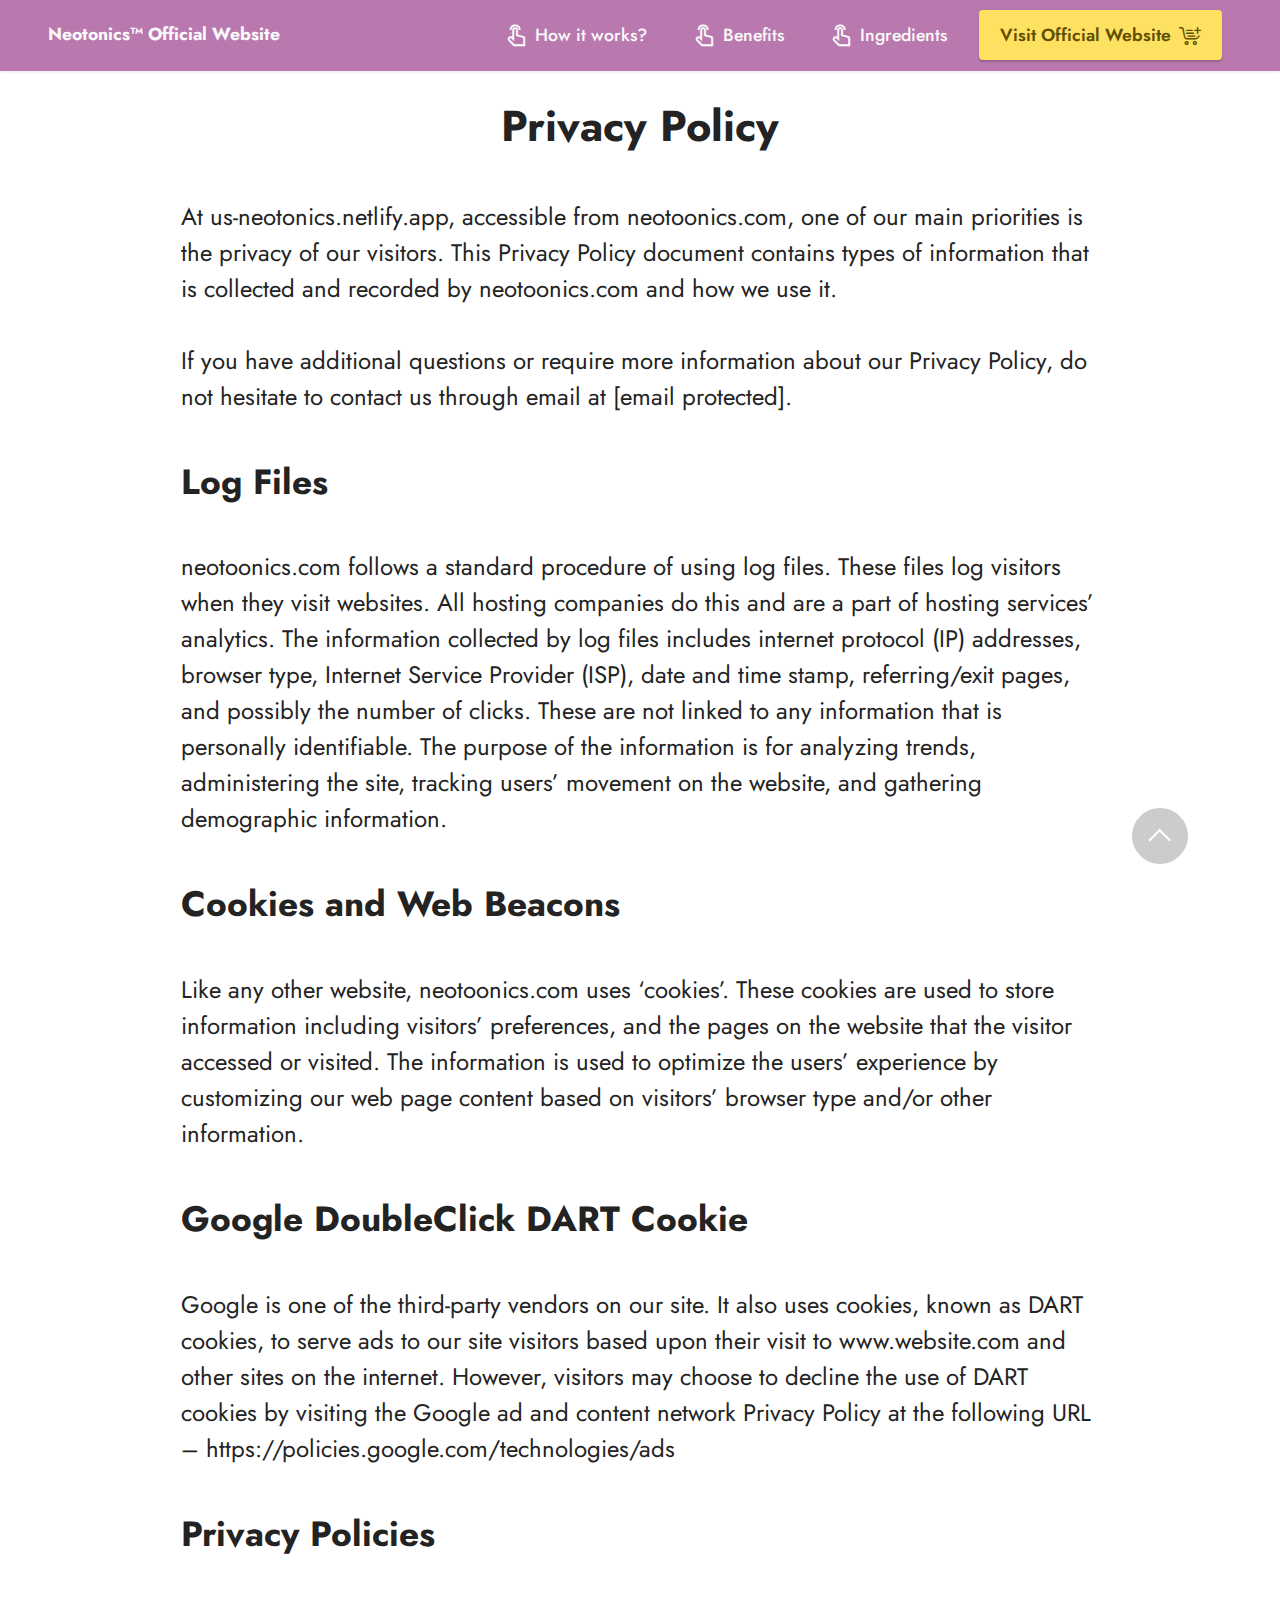
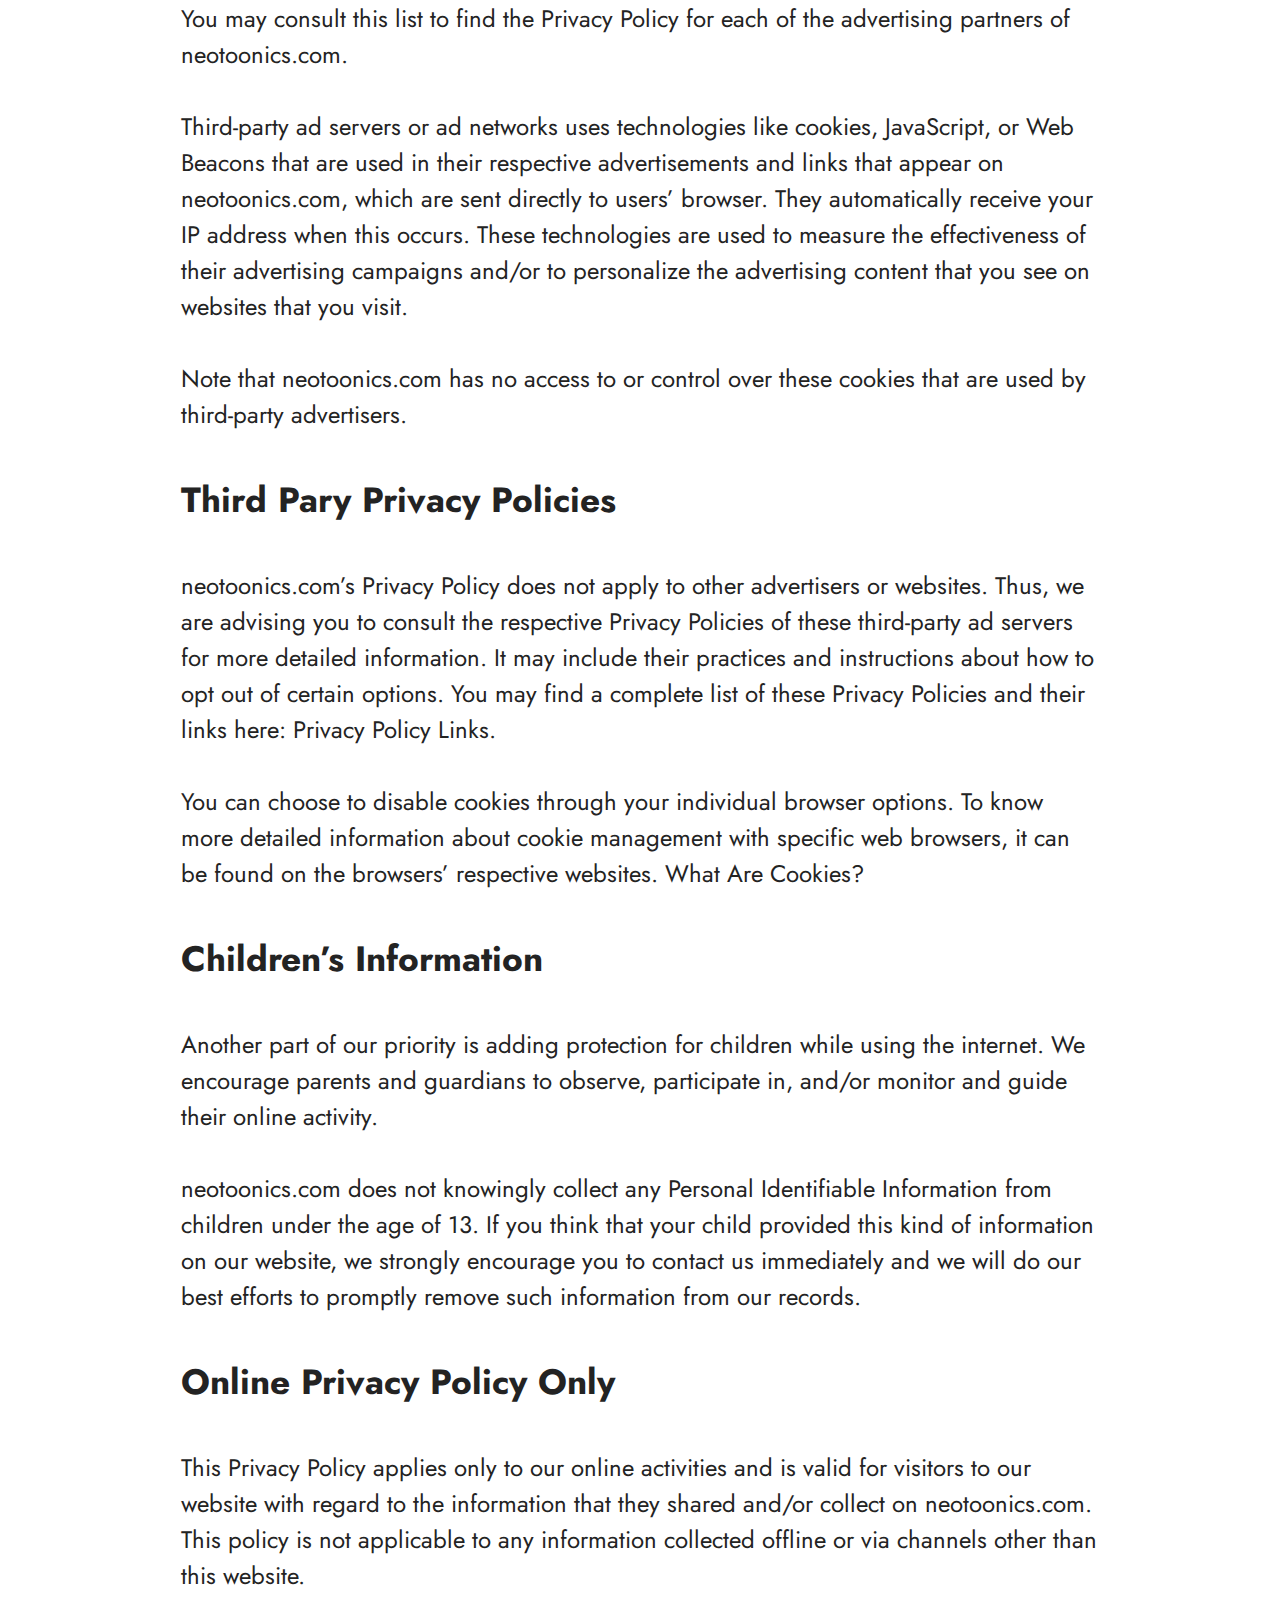
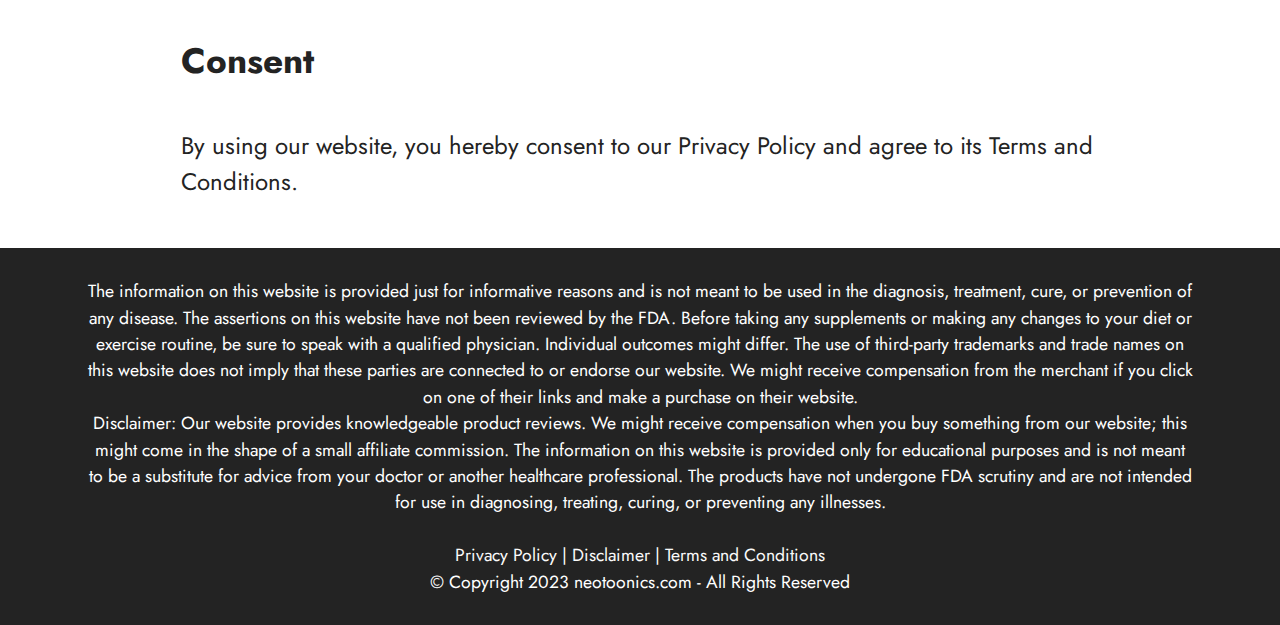
<file: privacy-policy.html>
<!DOCTYPE html>
<html  >
<head>
  
  <meta charset="UTF-8">
  <meta http-equiv="X-UA-Compatible" content="IE=edge">
  <meta name="generator" content="Mobirise v5.8.14, mobirise.com">
  <meta name="viewport" content="width=device-width, initial-scale=1, minimum-scale=1">
  <link rel="shortcut icon" href="assets/images/neotonics-fev-icon.webp" type="image/x-icon">
  <meta name="description" content="At neotoonics.com, accessible from https://neotoonics.com/, one of our main priorities is the privacy of our visitors.">
  <meta http-equiv='content-language' content='en-US'>
  
  <title>Privacy Policy</title>
  <link rel="stylesheet" href="assets/web/assets/mobirise-icons2/mobirise2.css">
  <link rel="stylesheet" href="assets/web/assets/mobirise-icons-bold/mobirise-icons-bold.css">
  <link rel="stylesheet" href="assets/bootstrap/css/bootstrap.min.css">
  <link rel="stylesheet" href="assets/bootstrap/css/bootstrap-grid.min.css">
  <link rel="stylesheet" href="assets/bootstrap/css/bootstrap-reboot.min.css">
  <link rel="stylesheet" href="assets/dropdown/css/style.css">
  <link rel="stylesheet" href="assets/socicon/css/styles.css">
  <link rel="stylesheet" href="assets/theme/css/style.css">
  <link rel="preload" href="https://fonts.googleapis.com/css?family=Jost:100,200,300,400,500,600,700,800,900,100i,200i,300i,400i,500i,600i,700i,800i,900i&amp;display=swap" as="style" onload="this.onload=null;this.rel='stylesheet'">
  <noscript><link rel="stylesheet" href="https://fonts.googleapis.com/css?family=Jost:100,200,300,400,500,600,700,800,900,100i,200i,300i,400i,500i,600i,700i,800i,900i&amp;display=swap"></noscript>
  <link rel="preload" as="style" href="assets/mobirise/css/mbr-additional.css"><link rel="stylesheet" href="assets/mobirise/css/mbr-additional.css" type="text/css">

  
  
  
</head>
<body>
  
  <section data-bs-version="5.1" class="menu menu1 cid-tkMUx10b5L" once="menu" id="menu1-6s">
    

    <nav class="navbar navbar-dropdown navbar-expand-lg">
        <div class="container-fluid">
            <div class="navbar-brand">
                
                <span class="navbar-caption-wrap"><a class="navbar-caption text-white text-primary display-4" href="index.html">Neotonics™ Official Website<br></a></span>
            </div>
            <button class="navbar-toggler" type="button" data-toggle="collapse" data-bs-toggle="collapse" data-target="#navbarSupportedContent" data-bs-target="#navbarSupportedContent" aria-controls="navbarNavAltMarkup" aria-expanded="false" aria-label="Toggle navigation">
                <div class="hamburger">
                    <span></span>
                    <span></span>
                    <span></span>
                    <span></span>
                </div>
            </button>
            <div class="collapse navbar-collapse" id="navbarSupportedContent">
                <ul class="navbar-nav nav-dropdown" data-app-modern-menu="true"><li class="nav-item"><a class="nav-link link text-white show text-primary display-4" href="index-2.html#header1-1l" aria-expanded="false"><span class="mobi-mbri mobi-mbri-touch mbr-iconfont mbr-iconfont-btn"></span>How it works?</a></li><li class="nav-item"><a class="nav-link link text-white text-primary display-4" href="index-2.html#header2-2g"><span class="mobi-mbri mobi-mbri-touch mbr-iconfont mbr-iconfont-btn"></span>
                            Benefits</a></li><li class="nav-item"><a class="nav-link link text-white text-primary display-4" href="index-2.html#header1-1v"><span class="mobi-mbri mobi-mbri-touch mbr-iconfont mbr-iconfont-btn"></span>
                            Ingredients</a></li></ul>
                
                <div class="navbar-buttons mbr-section-btn"><a class="btn btn-warning display-4" href="https://69629rhrj-7x4w8gs97nvemq2c.hop.clickbank.net/?tid=oo" target="_blank"><span class="mbrib-cart-add mbr-iconfont mbr-iconfont-btn"></span>Visit Official Website</a></div>
            </div>
        </div>
    </nav>
</section>

<section data-bs-version="5.1" class="header1 cid-tuotc8vj8y" id="header1-6u">

    

    
    

    <div class="container">
        <div class="row justify-content-center">
            <div class="col-12 col-lg-6">
                <h1 class="mbr-section-title mbr-fonts-style mb-3 display-1"><strong>Privacy Policy</strong></h1>
                
                
                
            </div>
        </div>
    </div>
</section>

<section data-bs-version="5.1" class="content5 cid-tuotdK0gyA" id="content5-6v">
    
    <div class="container">
        <div class="row justify-content-center">
            <div class="col-md-12 col-lg-10">
                
                
                <p class="mbr-text mbr-fonts-style display-7">At us-neotonics.netlify.app, accessible from neotoonics.com, one of our main priorities is the privacy of our visitors. This Privacy Policy document contains types of information that is collected and recorded by neotoonics.com and how we use it.
<br>
<br>If you have additional questions or require more information about our Privacy Policy, do not hesitate to contact us through email at <a href="cdn-cgi/l/email-protection.html" class="__cf_email__" data-cfemail="5e3d31302a3f3d2a1e303b312a3130373d2d703d3133">[email&#160;protected]</a>.</p>
            </div>
        </div>
    </div>
</section>

<section data-bs-version="5.1" class="header1 cid-tuotgvcbGp" id="header1-6w">

    

    
    

    <div class="container">
        <div class="row justify-content-center">
            <div class="col-12 col-lg-10">
                
                <h2 class="mbr-section-subtitle mbr-fonts-style mb-3 display-2"><strong>Log Files</strong></h2>
                
                
            </div>
        </div>
    </div>
</section>

<section data-bs-version="5.1" class="content5 cid-tuotkAp0ky" id="content5-74">
    
    <div class="container">
        <div class="row justify-content-center">
            <div class="col-md-12 col-lg-10">
                
                
                <p class="mbr-text mbr-fonts-style display-7">neotoonics.com follows a standard procedure of using log files. These files log visitors when they visit websites. All hosting companies do this and are a part of hosting services’ analytics. The information collected by log files includes internet protocol (IP) addresses, browser type, Internet Service Provider (ISP), date and time stamp, referring/exit pages, and possibly the number of clicks. These are not linked to any information that is personally identifiable. The purpose of the information is for analyzing trends, administering the site, tracking users’ movement on the website, and gathering demographic information.</p>
            </div>
        </div>
    </div>
</section>

<section data-bs-version="5.1" class="header1 cid-tuotgVxT30" id="header1-6x">

    

    
    

    <div class="container">
        <div class="row justify-content-center">
            <div class="col-12 col-lg-10">
                
                <h2 class="mbr-section-subtitle mbr-fonts-style mb-3 display-2"><strong>Cookies and Web Beacons</strong></h2>
                
                
            </div>
        </div>
    </div>
</section>

<section data-bs-version="5.1" class="content5 cid-tuotl4y8Rt" id="content5-75">
    
    <div class="container">
        <div class="row justify-content-center">
            <div class="col-md-12 col-lg-10">
                
                
                <p class="mbr-text mbr-fonts-style display-7">Like any other website, neotoonics.com uses ‘cookies’. These cookies are used to store information including visitors’ preferences, and the pages on the website that the visitor accessed or visited. The information is used to optimize the users’ experience by customizing our web page content based on visitors’ browser type and/or other information.</p>
            </div>
        </div>
    </div>
</section>

<section data-bs-version="5.1" class="header1 cid-tuotiDr7VZ" id="header1-70">

    

    
    

    <div class="container">
        <div class="row justify-content-center">
            <div class="col-12 col-lg-10">
                
                <h2 class="mbr-section-subtitle mbr-fonts-style mb-3 display-2"><strong>Google DoubleClick DART Cookie</strong></h2>
                
                
            </div>
        </div>
    </div>
</section>

<section data-bs-version="5.1" class="content5 cid-tuotm9at5L" id="content5-77">
    
    <div class="container">
        <div class="row justify-content-center">
            <div class="col-md-12 col-lg-10">
                
                
                <p class="mbr-text mbr-fonts-style display-7">Google is one of the third-party vendors on our site. It also uses cookies, known as DART cookies, to serve ads to our site visitors based upon their visit to www.website.com and other sites on the internet. However, visitors may choose to decline the use of DART cookies by visiting the Google ad and content network Privacy Policy at the following URL – https://policies.google.com/technologies/ads<br></p>
            </div>
        </div>
    </div>
</section>

<section data-bs-version="5.1" class="header1 cid-tuotj3zrUs" id="header1-71">

    

    
    

    <div class="container">
        <div class="row justify-content-center">
            <div class="col-12 col-lg-10">
                
                <h2 class="mbr-section-subtitle mbr-fonts-style mb-3 display-2"><strong>Privacy Policies</strong></h2>
                
                
            </div>
        </div>
    </div>
</section>

<section data-bs-version="5.1" class="content5 cid-tuotlzZWd3" id="content5-76">
    
    <div class="container">
        <div class="row justify-content-center">
            <div class="col-md-12 col-lg-10">
                
                
                <p class="mbr-text mbr-fonts-style display-7">You may consult this list to find the Privacy Policy for each of the advertising partners of neotoonics.com.<br>
<br>Third-party ad servers or ad networks uses technologies like cookies, JavaScript, or Web Beacons that are used in their respective advertisements and links that appear on neotoonics.com, which are sent directly to users’ browser. They automatically receive your IP address when this occurs. These technologies are used to measure the effectiveness of their advertising campaigns and/or to personalize the advertising content that you see on websites that you visit.
<br>
<br>Note that neotoonics.com has no access to or control over these cookies that are used by third-party advertisers.<br></p>
            </div>
        </div>
    </div>
</section>

<section data-bs-version="5.1" class="header1 cid-tuothl47rP" id="header1-6y">

    

    
    

    <div class="container">
        <div class="row justify-content-center">
            <div class="col-12 col-lg-10">
                
                <h2 class="mbr-section-subtitle mbr-fonts-style mb-3 display-2"><strong>Third Pary Privacy Policies</strong></h2>
                
                
            </div>
        </div>
    </div>
</section>

<section data-bs-version="5.1" class="content5 cid-tuotmKlshQ" id="content5-78">
    
    <div class="container">
        <div class="row justify-content-center">
            <div class="col-md-12 col-lg-10">
                
                
                <p class="mbr-text mbr-fonts-style display-7">neotoonics.com’s Privacy Policy does not apply to other advertisers or websites. Thus, we are advising you to consult the respective Privacy Policies of these third-party ad servers for more detailed information. It may include their practices and instructions about how to opt out of certain options. You may find a complete list of these Privacy Policies and their links here: Privacy Policy Links.
<br>
<br>You can choose to disable cookies through your individual browser options. To know more detailed information about cookie management with specific web browsers, it can be found on the browsers’ respective websites. What Are Cookies?</p>
            </div>
        </div>
    </div>
</section>

<section data-bs-version="5.1" class="header1 cid-tuotjrwGo1" id="header1-72">

    

    
    

    <div class="container">
        <div class="row justify-content-center">
            <div class="col-12 col-lg-10">
                
                <h2 class="mbr-section-subtitle mbr-fonts-style mb-3 display-2"><strong>Children’s Information</strong></h2>
                
                
            </div>
        </div>
    </div>
</section>

<section data-bs-version="5.1" class="content5 cid-tuotnGWPzk" id="content5-7a">
    
    <div class="container">
        <div class="row justify-content-center">
            <div class="col-md-12 col-lg-10">
                
                
                <p class="mbr-text mbr-fonts-style display-7">Another part of our priority is adding protection for children while using the internet. We encourage parents and guardians to observe, participate in, and/or monitor and guide their online activity.
<br>
<br>neotoonics.com does not knowingly collect any Personal Identifiable Information from children under the age of 13. If you think that your child provided this kind of information on our website, we strongly encourage you to contact us immediately and we will do our best efforts to promptly remove such information from our records.</p>
            </div>
        </div>
    </div>
</section>

<section data-bs-version="5.1" class="header1 cid-tuothNHUTH" id="header1-6z">

    

    
    

    <div class="container">
        <div class="row justify-content-center">
            <div class="col-12 col-lg-10">
                
                <h2 class="mbr-section-subtitle mbr-fonts-style mb-3 display-2"><strong>Online Privacy Policy Only</strong></h2>
                
                
            </div>
        </div>
    </div>
</section>

<section data-bs-version="5.1" class="content5 cid-tuotn5IVKW" id="content5-79">
    
    <div class="container">
        <div class="row justify-content-center">
            <div class="col-md-12 col-lg-10">
                
                
                <p class="mbr-text mbr-fonts-style display-7">This Privacy Policy applies only to our online activities and is valid for visitors to our website with regard to the information that they shared and/or collect on neotoonics.com. This policy is not applicable to any information collected offline or via channels other than this website.</p>
            </div>
        </div>
    </div>
</section>

<section data-bs-version="5.1" class="header1 cid-tuotjTMIDQ" id="header1-73">

    

    
    

    <div class="container">
        <div class="row justify-content-center">
            <div class="col-12 col-lg-10">
                
                <h2 class="mbr-section-subtitle mbr-fonts-style mb-3 display-2"><strong>Consent</strong></h2>
                
                
            </div>
        </div>
    </div>
</section>

<section data-bs-version="5.1" class="content5 cid-tuotojc6BD" id="content5-7b">
    
    <div class="container">
        <div class="row justify-content-center">
            <div class="col-md-12 col-lg-10">
                
                
                <p class="mbr-text mbr-fonts-style display-7">By using our website, you hereby consent to our Privacy Policy and agree to its Terms and Conditions.<br></p>
            </div>
        </div>
    </div>
</section>

<section data-bs-version="5.1" class="footer7 cid-tqfzxv0SGd" once="footers" id="footer7-6t">

    

    

    <div class="container">
        <div class="media-container-row align-center mbr-white">
            <div class="col-12">
                <p class="mbr-text mb-0 mbr-fonts-style display-4">The information on this website is provided just for informative reasons and is not meant to be used in the diagnosis, treatment, cure, or prevention of any disease. The assertions on this website have not been reviewed by the FDA. Before taking any supplements or making any changes to your diet or exercise routine, be sure to speak with a qualified physician. Individual outcomes might differ. The use of third-party trademarks and trade names on this website does not imply that these parties are connected to or endorse our website. We might receive compensation from the merchant if you click on one of their links and make a purchase on their website.<br>Disclaimer: Our website provides knowledgeable product reviews. We might receive compensation when you buy something from our website; this might come in the shape of a small affiliate commission. The information on this website is provided only for educational purposes and is not meant to be a substitute for advice from your doctor or another healthcare professional. The products have not undergone FDA scrutiny and are not intended for use in diagnosing, treating, curing, or preventing any illnesses.<br><br><a href="privacy-policy.html" class="text-white text-primary">Privacy Policy</a> |&nbsp;<a href="disclaimer.html" class="text-white text-primary">Disclaimer</a>&nbsp;|&nbsp;<a href="terms-and-conditions.html" class="text-white text-primary">Terms and Conditions</a><br>© Copyright 2023 neotoonics.com - All Rights Reserved<br>
                </p>
            </div>
        </div>
    </div> 
  
 <div id="scrollToTop" class="scrollToTop mbr-arrow-up"><a style="text-align: center;"><i class="mbr-arrow-up-icon mbr-arrow-up-icon-cm cm-icon cm-icon-smallarrow-up"></i></a></div>
  </body>

</html>
</file>
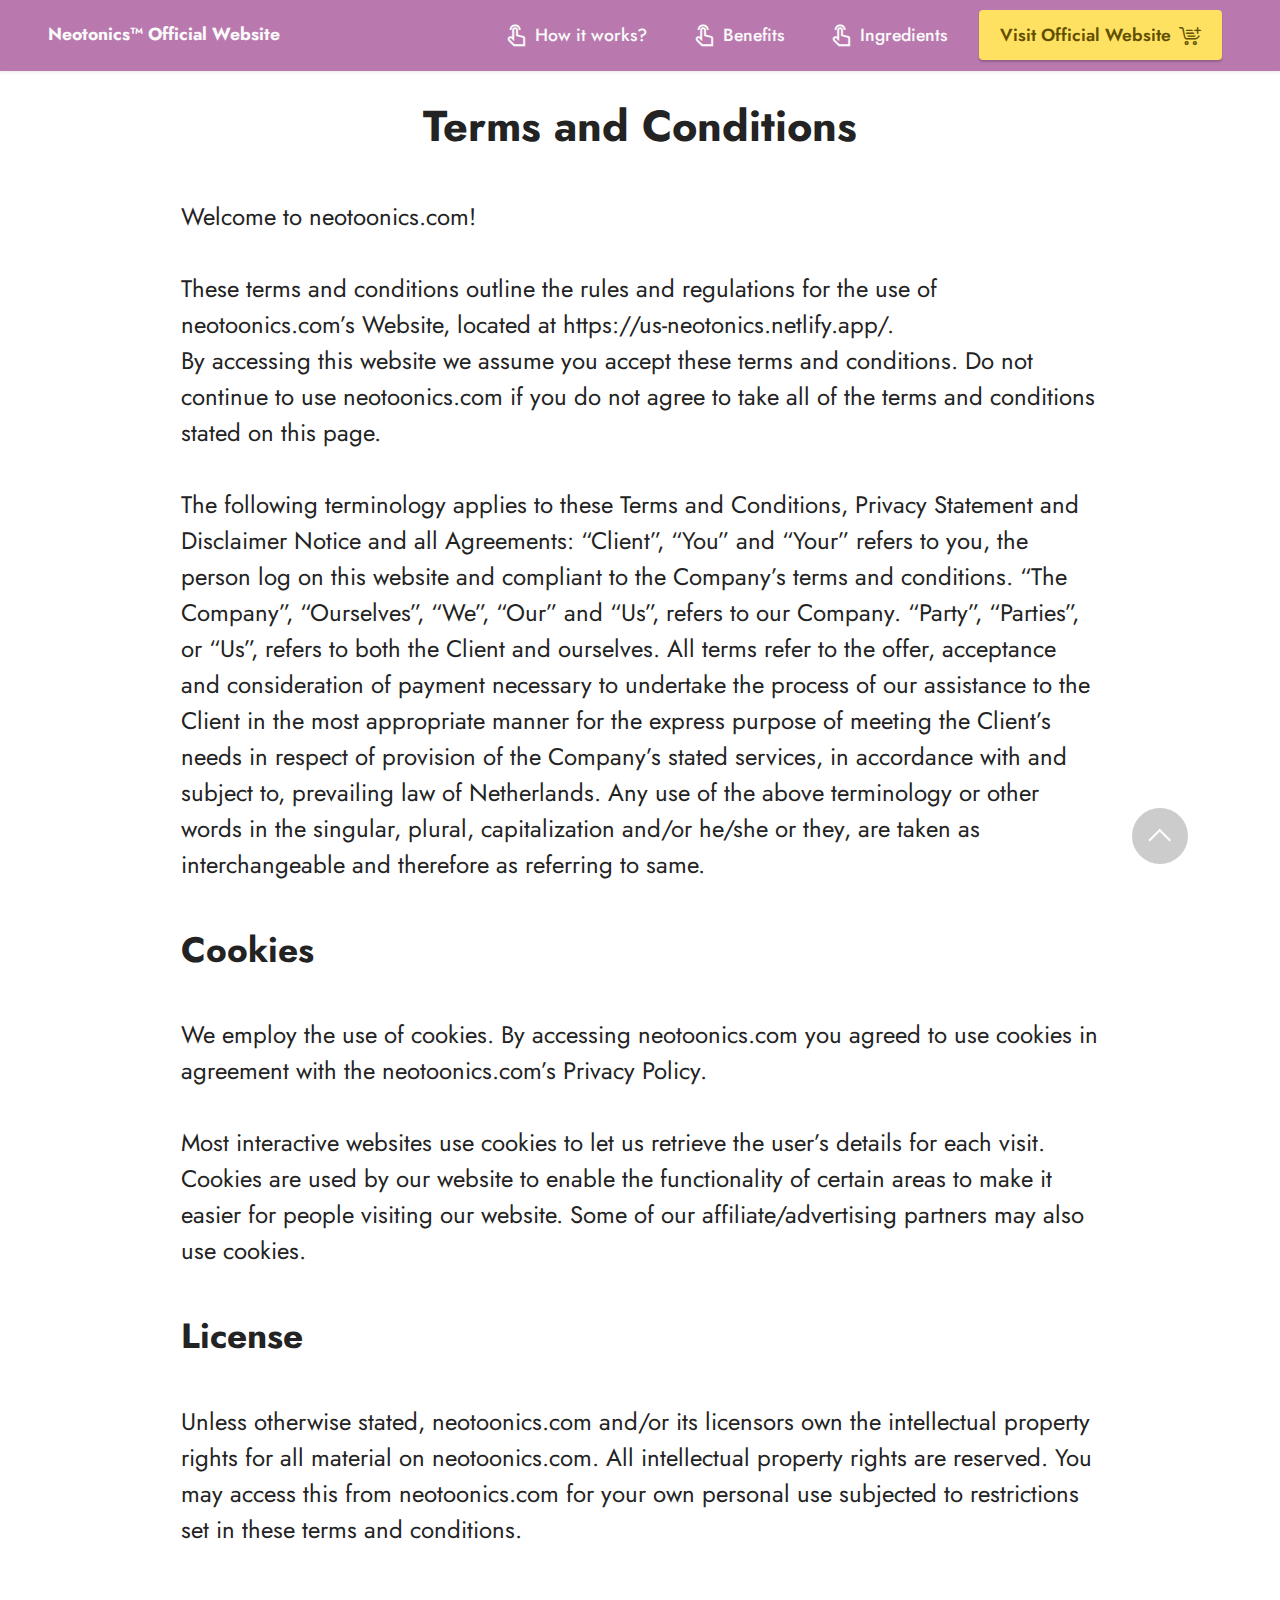
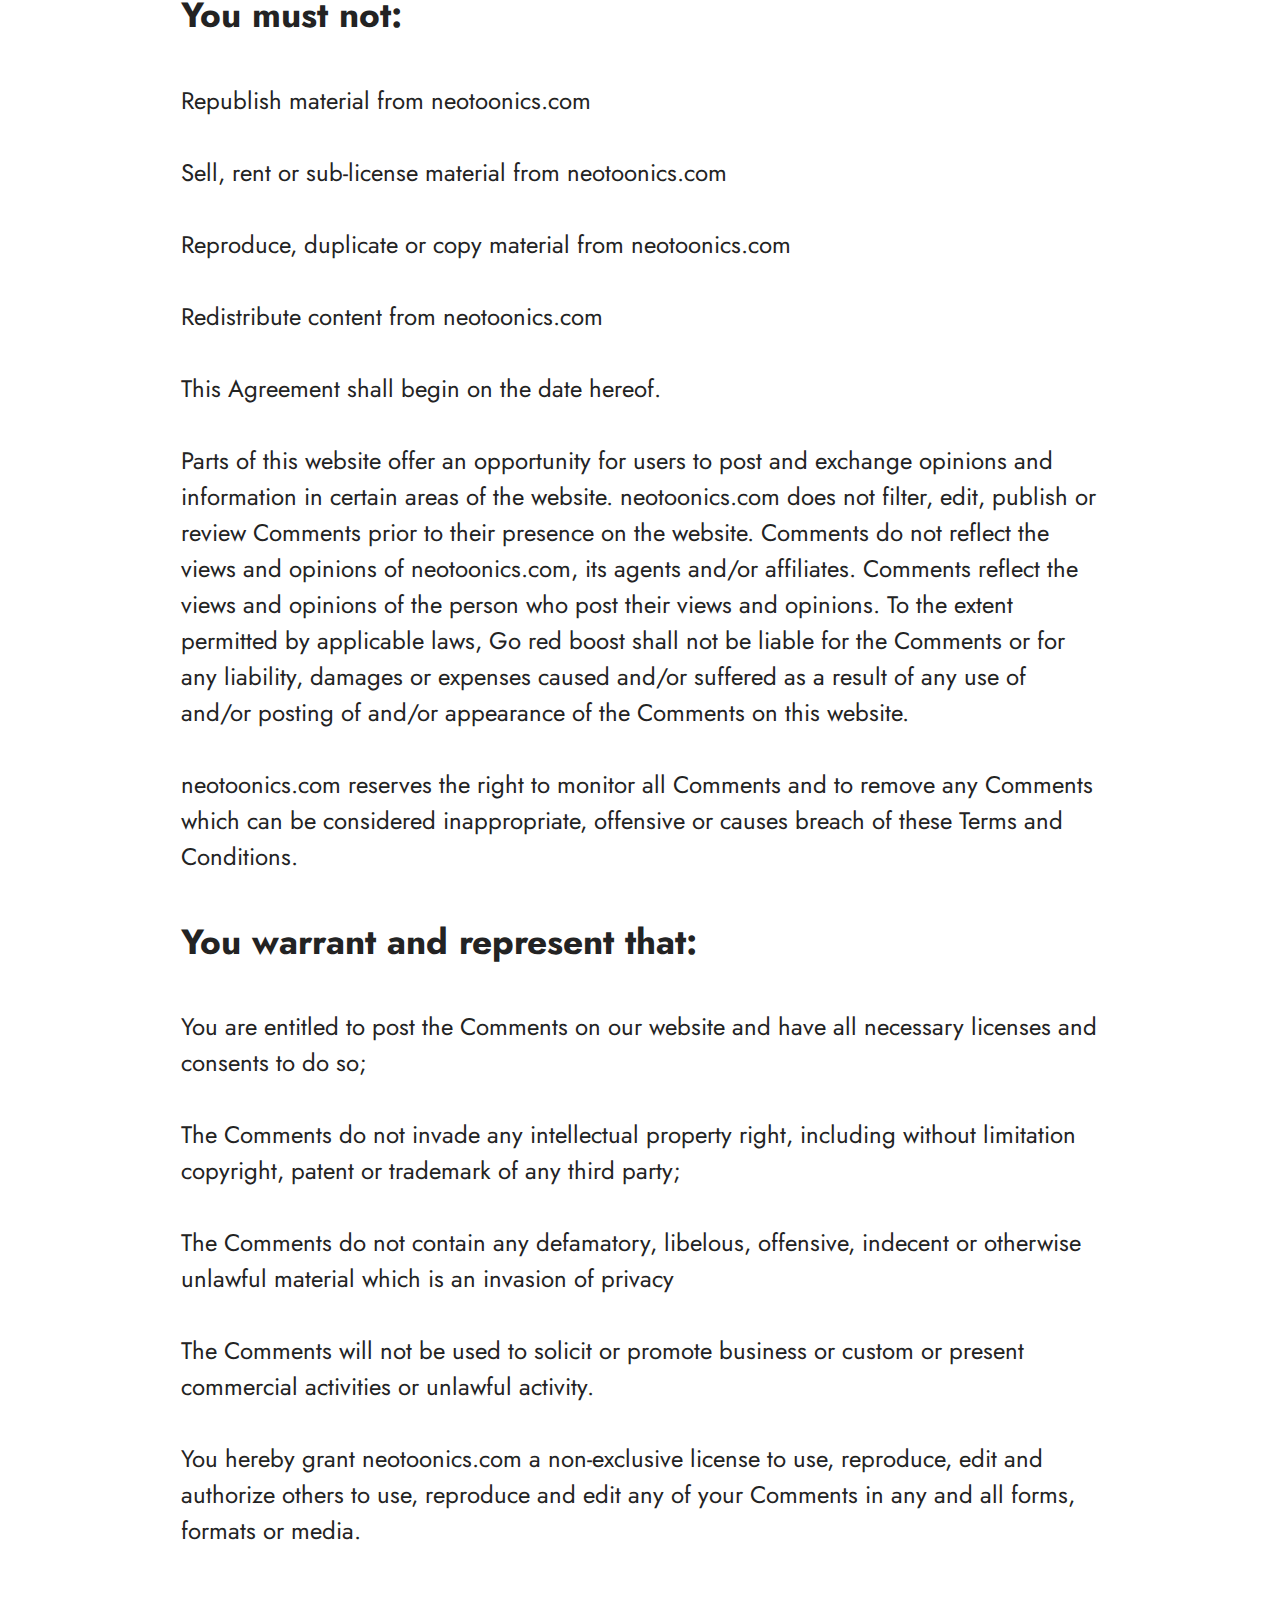
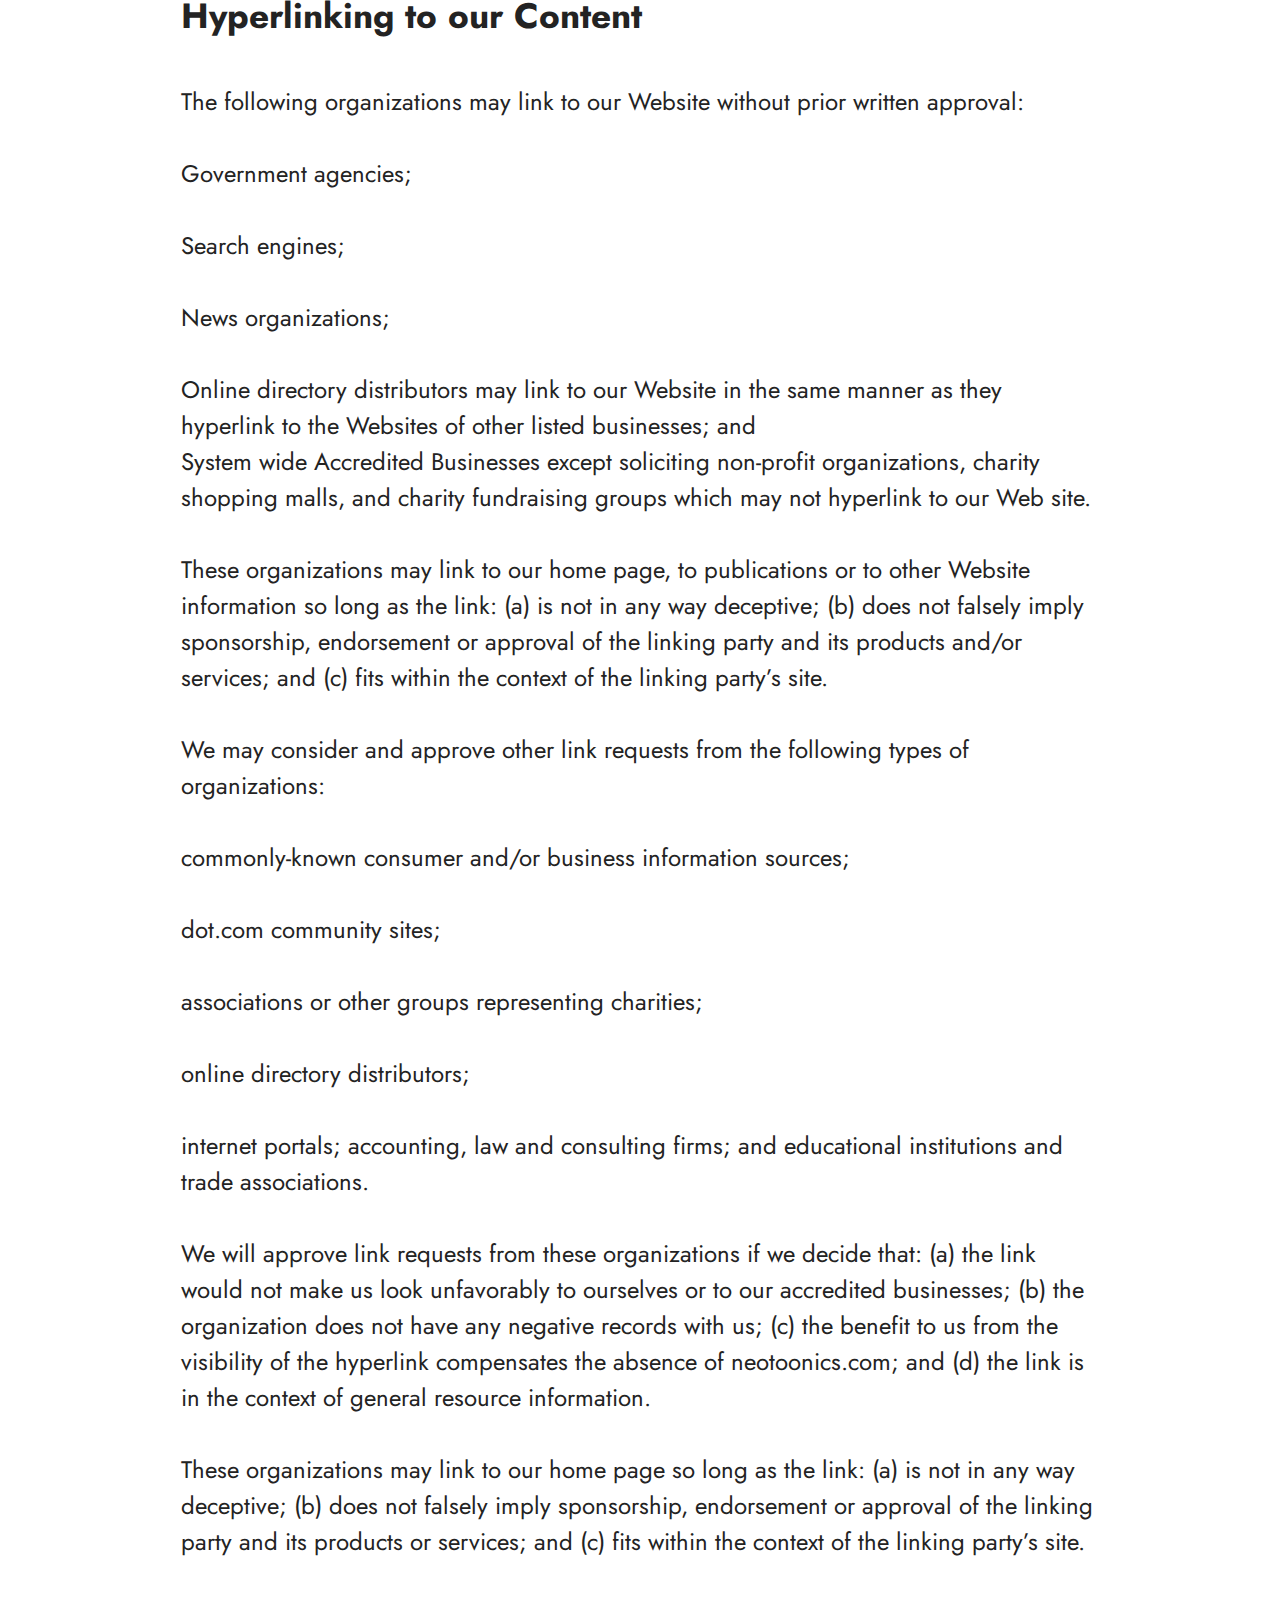
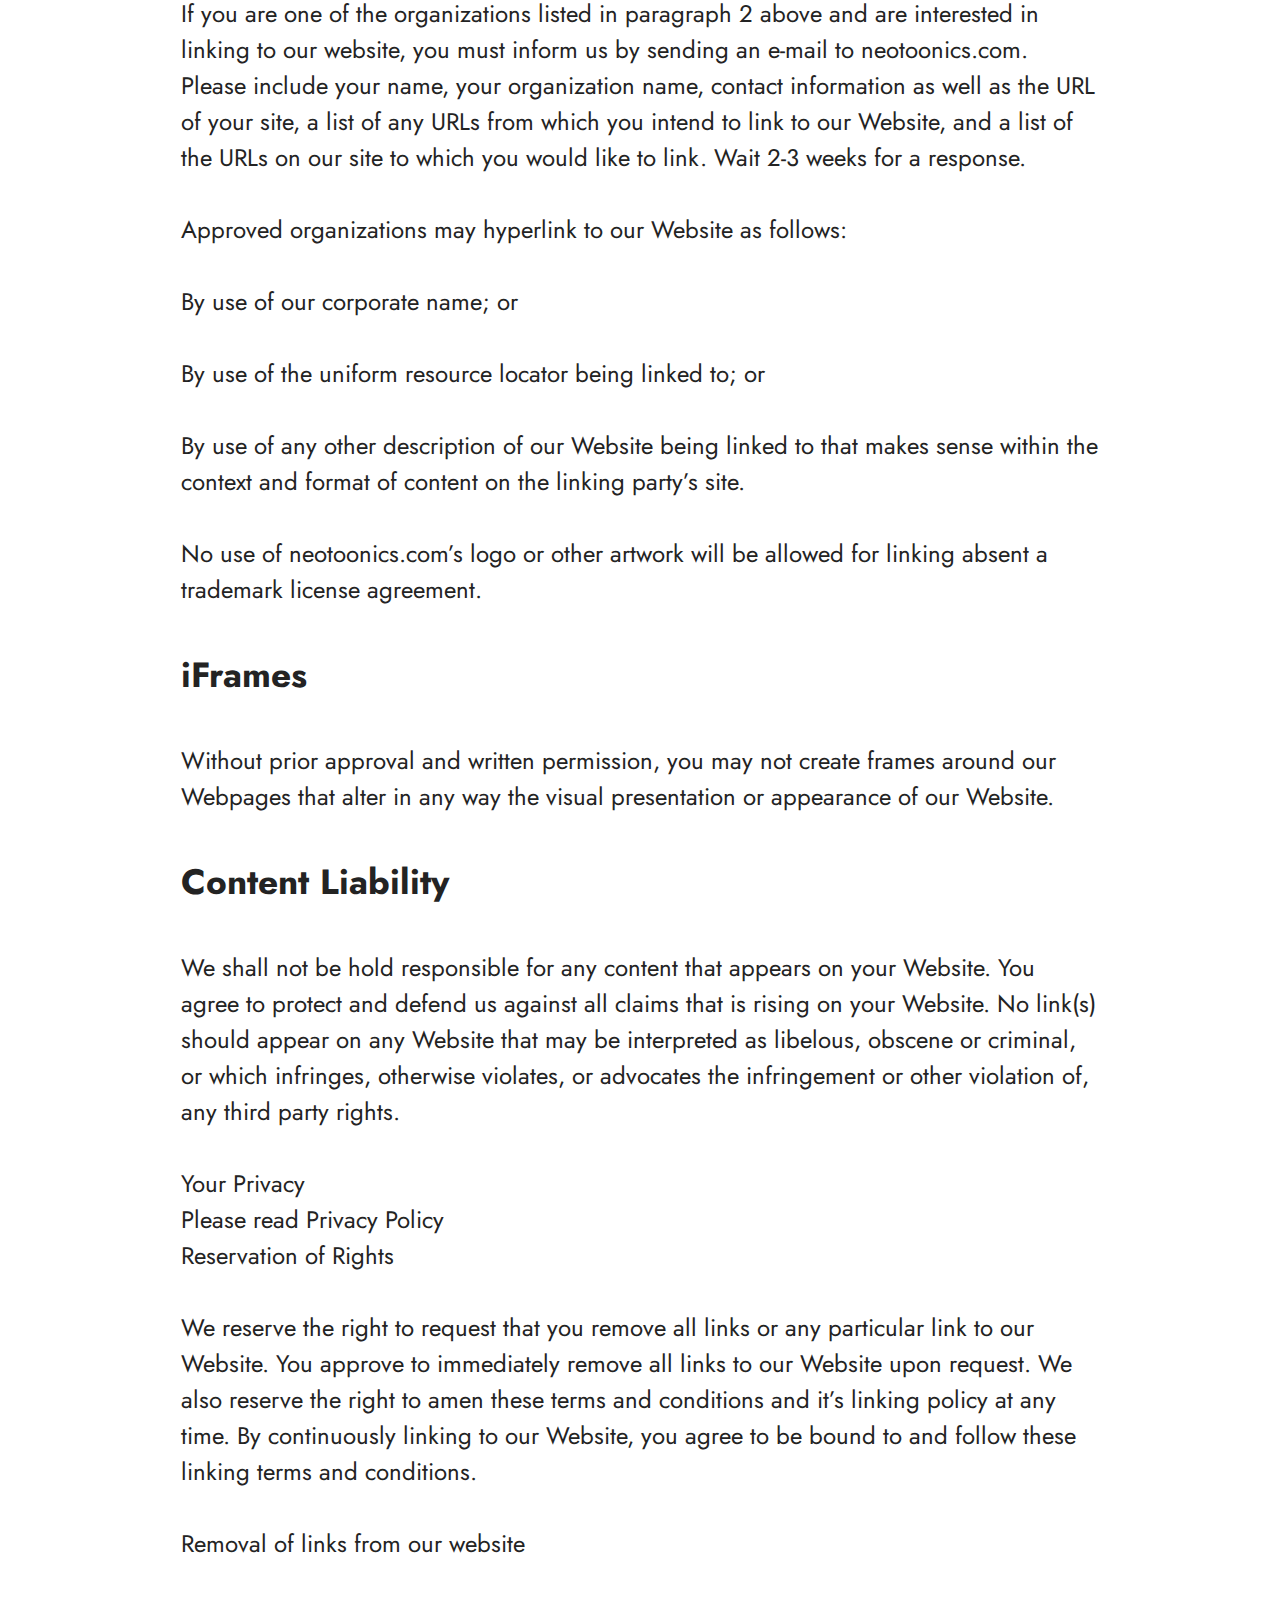
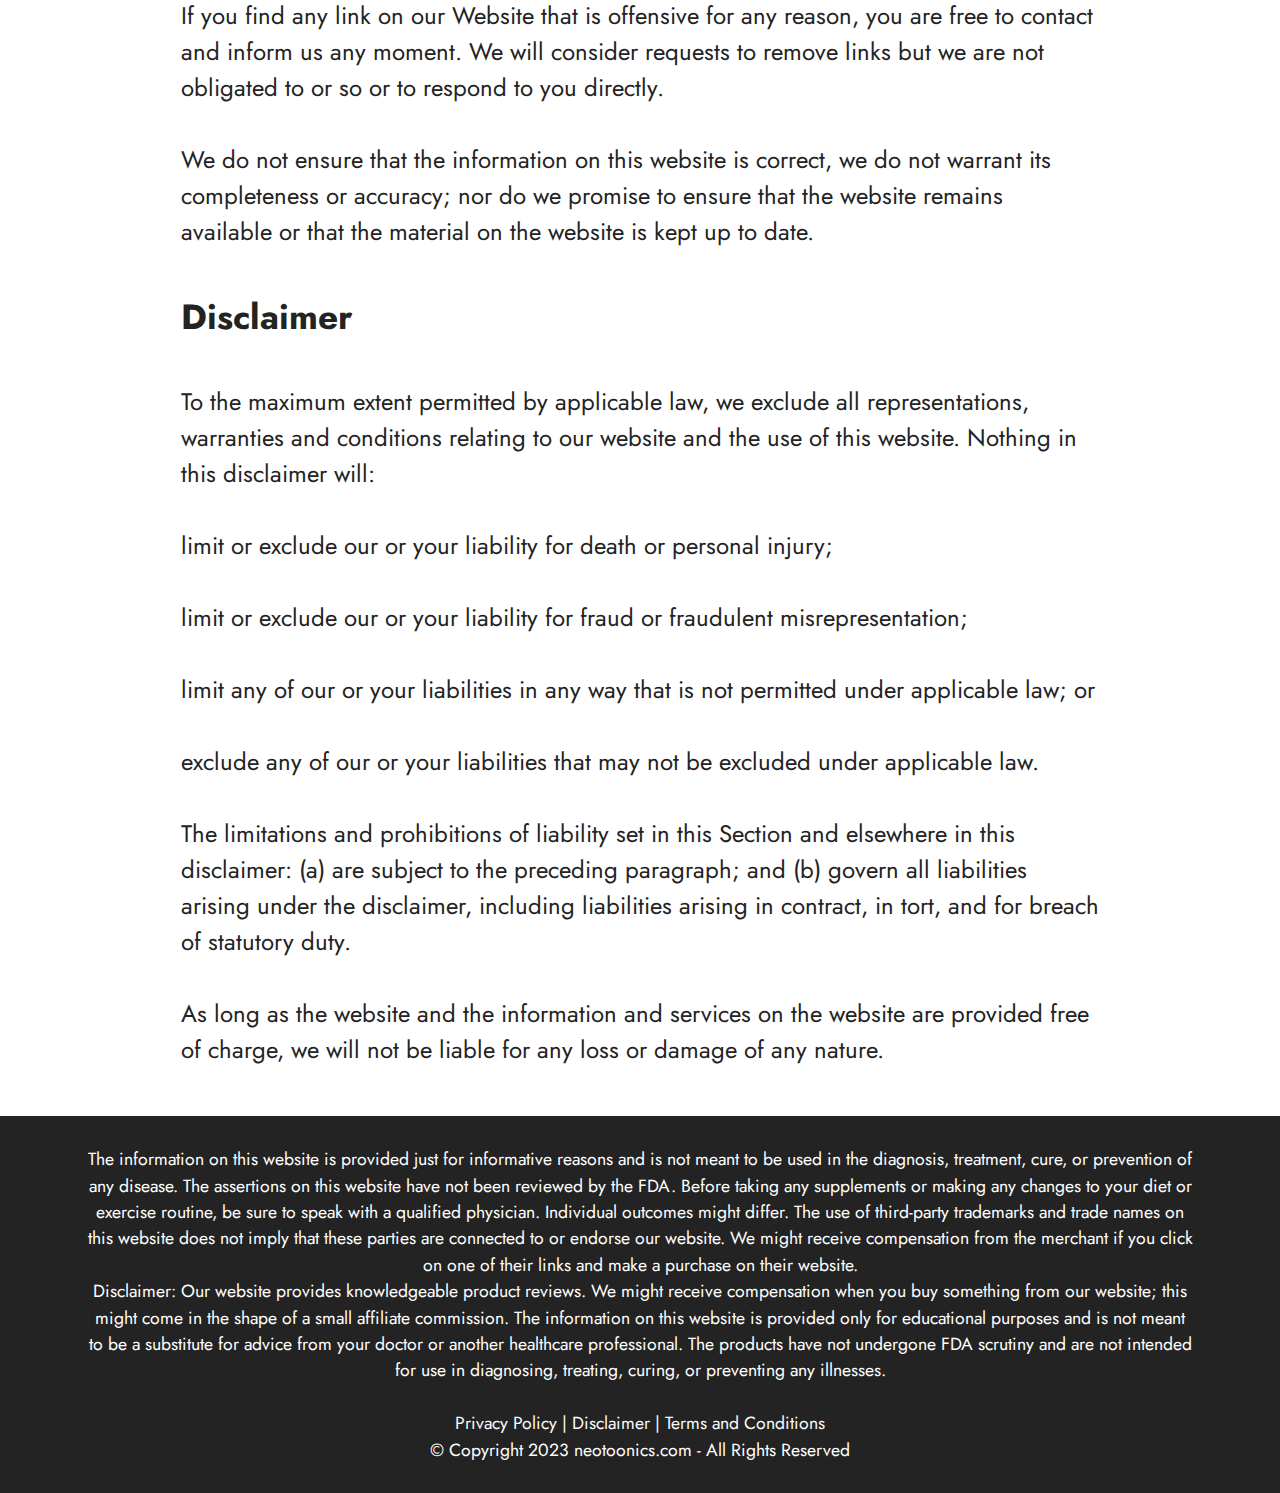
<file: terms-and-conditions.html>
<!DOCTYPE html>
<html  >
<head>
  
  <meta charset="UTF-8">
  <meta http-equiv="X-UA-Compatible" content="IE=edge">
  <meta name="generator" content="Mobirise v5.8.14, mobirise.com">
  <meta name="viewport" content="width=device-width, initial-scale=1, minimum-scale=1">
  <link rel="shortcut icon" href="assets/images/neotonics-fev-icon.webp" type="image/x-icon">
  <meta name="description" content="These terms and conditions outline the rules and regulations for the use of neotoonics.com’s Website, located at https://us-neotonics.netlify.app/.">
  <meta http-equiv='content-language' content='en-US'>
  
  <title>Terms and Conditions</title>
  <link rel="stylesheet" href="assets/web/assets/mobirise-icons2/mobirise2.css">
  <link rel="stylesheet" href="assets/web/assets/mobirise-icons-bold/mobirise-icons-bold.css">
  <link rel="stylesheet" href="assets/bootstrap/css/bootstrap.min.css">
  <link rel="stylesheet" href="assets/bootstrap/css/bootstrap-grid.min.css">
  <link rel="stylesheet" href="assets/bootstrap/css/bootstrap-reboot.min.css">
  <link rel="stylesheet" href="assets/dropdown/css/style.css">
  <link rel="stylesheet" href="assets/socicon/css/styles.css">
  <link rel="stylesheet" href="assets/theme/css/style.css">
  <link rel="preload" href="https://fonts.googleapis.com/css?family=Jost:100,200,300,400,500,600,700,800,900,100i,200i,300i,400i,500i,600i,700i,800i,900i&amp;display=swap" as="style" onload="this.onload=null;this.rel='stylesheet'">
  <noscript><link rel="stylesheet" href="https://fonts.googleapis.com/css?family=Jost:100,200,300,400,500,600,700,800,900,100i,200i,300i,400i,500i,600i,700i,800i,900i&amp;display=swap"></noscript>
  <link rel="preload" as="style" href="assets/mobirise/css/mbr-additional.css"><link rel="stylesheet" href="assets/mobirise/css/mbr-additional.css" type="text/css">

  
  
  
</head>
<body>
  
  <section data-bs-version="5.1" class="menu menu1 cid-tkMUx10b5L" once="menu" id="menu1-63">
    

    <nav class="navbar navbar-dropdown navbar-expand-lg">
        <div class="container-fluid">
            <div class="navbar-brand">
                
                <span class="navbar-caption-wrap"><a class="navbar-caption text-white text-primary display-4" href="index.html">Neotonics™ Official Website<br></a></span>
            </div>
            <button class="navbar-toggler" type="button" data-toggle="collapse" data-bs-toggle="collapse" data-target="#navbarSupportedContent" data-bs-target="#navbarSupportedContent" aria-controls="navbarNavAltMarkup" aria-expanded="false" aria-label="Toggle navigation">
                <div class="hamburger">
                    <span></span>
                    <span></span>
                    <span></span>
                    <span></span>
                </div>
            </button>
            <div class="collapse navbar-collapse" id="navbarSupportedContent">
                <ul class="navbar-nav nav-dropdown" data-app-modern-menu="true"><li class="nav-item"><a class="nav-link link text-white show text-primary display-4" href="index-2.html#header1-1l" aria-expanded="false"><span class="mobi-mbri mobi-mbri-touch mbr-iconfont mbr-iconfont-btn"></span>How it works?</a></li><li class="nav-item"><a class="nav-link link text-white text-primary display-4" href="index-2.html#header2-2g"><span class="mobi-mbri mobi-mbri-touch mbr-iconfont mbr-iconfont-btn"></span>
                            Benefits</a></li><li class="nav-item"><a class="nav-link link text-white text-primary display-4" href="index-2.html#header1-1v"><span class="mobi-mbri mobi-mbri-touch mbr-iconfont mbr-iconfont-btn"></span>
                            Ingredients</a></li></ul>
                
                <div class="navbar-buttons mbr-section-btn"><a class="btn btn-warning display-4" href="https://69629rhrj-7x4w8gs97nvemq2c.hop.clickbank.net/?tid=oo" target="_blank"><span class="mbrib-cart-add mbr-iconfont mbr-iconfont-btn"></span>Visit Official Website</a></div>
            </div>
        </div>
    </nav>
</section>

<section data-bs-version="5.1" class="header1 cid-tuorP5Wwm5" id="header1-65">

    

    
    

    <div class="container">
        <div class="row justify-content-center">
            <div class="col-12 col-lg-12">
                <h1 class="mbr-section-title mbr-fonts-style mb-3 display-1"><strong>Terms and Conditions</strong></h1>
                
                
                
            </div>
        </div>
    </div>
</section>

<section data-bs-version="5.1" class="content5 cid-tuorQNnlSG" id="content5-66">
    
    <div class="container">
        <div class="row justify-content-center">
            <div class="col-md-12 col-lg-10">
                
                
                <p class="mbr-text mbr-fonts-style display-7">Welcome to neotoonics.com!
<br>
<br>These terms and conditions outline the rules and regulations for the use of neotoonics.com’s Website, located at https://us-neotonics.netlify.app/.
<br>By accessing this website we assume you accept these terms and conditions. Do not continue to use neotoonics.com if you do not agree to take all of the terms and conditions stated on this page.
<br>
<br>The following terminology applies to these Terms and Conditions, Privacy Statement and Disclaimer Notice and all Agreements: “Client”, “You” and “Your” refers to you, the person log on this website and compliant to the Company’s terms and conditions. “The Company”, “Ourselves”, “We”, “Our” and “Us”, refers to our Company. “Party”, “Parties”, or “Us”, refers to both the Client and ourselves. All terms refer to the offer, acceptance and consideration of payment necessary to undertake the process of our assistance to the Client in the most appropriate manner for the express purpose of meeting the Client’s needs in respect of provision of the Company’s stated services, in accordance with and subject to, prevailing law of Netherlands. Any use of the above terminology or other words in the singular, plural, capitalization and/or he/she or they, are taken as interchangeable and therefore as referring to same.</p>
            </div>
        </div>
    </div>
</section>

<section data-bs-version="5.1" class="header1 cid-tuorWAk4vy" id="header1-67">

    

    
    

    <div class="container">
        <div class="row justify-content-center">
            <div class="col-12 col-lg-10">
                
                <h2 class="mbr-section-subtitle mbr-fonts-style mb-3 display-2"><strong>Cookies</strong></h2>
                
                
            </div>
        </div>
    </div>
</section>

<section data-bs-version="5.1" class="content5 cid-tuos1KdbDx" id="content5-6f">
    
    <div class="container">
        <div class="row justify-content-center">
            <div class="col-md-12 col-lg-10">
                
                
                <p class="mbr-text mbr-fonts-style display-7">We employ the use of cookies. By accessing neotoonics.com you agreed to use cookies in agreement with the neotoonics.com’s Privacy Policy.
<br>
<br>Most interactive websites use cookies to let us retrieve the user’s details for each visit. Cookies are used by our website to enable the functionality of certain areas to make it easier for people visiting our website. Some of our affiliate/advertising partners may also use cookies.</p>
            </div>
        </div>
    </div>
</section>

<section data-bs-version="5.1" class="header1 cid-tuorXc0hQ7" id="header1-68">

    

    
    

    <div class="container">
        <div class="row justify-content-center">
            <div class="col-12 col-lg-10">
                
                <h2 class="mbr-section-subtitle mbr-fonts-style mb-3 display-2"><strong>License</strong></h2>
                
                
            </div>
        </div>
    </div>
</section>

<section data-bs-version="5.1" class="content5 cid-tuos2JisKx" id="content5-6g">
    
    <div class="container">
        <div class="row justify-content-center">
            <div class="col-md-12 col-lg-10">
                
                
                <p class="mbr-text mbr-fonts-style display-7">Unless otherwise stated, neotoonics.com and/or its licensors own the intellectual property rights for all material on neotoonics.com. All intellectual property rights are reserved. You may access this from neotoonics.com for your own personal use subjected to restrictions set in these terms and conditions.<br></p>
            </div>
        </div>
    </div>
</section>

<section data-bs-version="5.1" class="header1 cid-tuorYadHW9" id="header1-69">

    

    
    

    <div class="container">
        <div class="row justify-content-center">
            <div class="col-12 col-lg-10">
                
                <h2 class="mbr-section-subtitle mbr-fonts-style mb-3 display-2"><strong>You must not:</strong></h2>
                
                
            </div>
        </div>
    </div>
</section>

<section data-bs-version="5.1" class="content5 cid-tuos3dFCPS" id="content5-6h">
    
    <div class="container">
        <div class="row justify-content-center">
            <div class="col-md-12 col-lg-10">
                
                
                <p class="mbr-text mbr-fonts-style display-7">Republish material from neotoonics.com<br><br>Sell, rent or sub-license material from neotoonics.com<br><br>Reproduce, duplicate or copy material from&nbsp;neotoonics.com<br>
<br>Redistribute content from neotoonics.com
<br>
<br>This Agreement shall begin on the date hereof.
<br>
<br>Parts of this website offer an opportunity for users to post and exchange opinions and information in certain areas of the website. neotoonics.com does not filter, edit, publish or review Comments prior to their presence on the website. Comments do not reflect the views and opinions of neotoonics.com, its agents and/or affiliates. Comments reflect the views and opinions of the person who post their views and opinions. To the extent permitted by applicable laws, Go red boost shall not be liable for the Comments or for any liability, damages or expenses caused and/or suffered as a result of any use of and/or posting of and/or appearance of the Comments on this website.
<br>
<br>neotoonics.com reserves the right to monitor all Comments and to remove any Comments which can be considered inappropriate, offensive or causes breach of these Terms and Conditions.</p>
            </div>
        </div>
    </div>
</section>

<section data-bs-version="5.1" class="header1 cid-tuorYHyoHb" id="header1-6a">

    

    
    

    <div class="container">
        <div class="row justify-content-center">
            <div class="col-12 col-lg-10">
                
                <h2 class="mbr-section-subtitle mbr-fonts-style mb-3 display-2"><strong>You warrant and represent that:</strong></h2>
                
                
            </div>
        </div>
    </div>
</section>

<section data-bs-version="5.1" class="content5 cid-tuos3SOUVQ" id="content5-6i">
    
    <div class="container">
        <div class="row justify-content-center">
            <div class="col-md-12 col-lg-10">
                
                
                <p class="mbr-text mbr-fonts-style display-7">You are entitled to post the Comments on our website and have all necessary licenses and consents to do so;
<br>
<br>The Comments do not invade any intellectual property right, including without limitation copyright, patent or trademark of any third party;
<br>
<br>The Comments do not contain any defamatory, libelous, offensive, indecent or otherwise unlawful material which is an invasion of privacy
<br>
<br>The Comments will not be used to solicit or promote business or custom or present commercial activities or unlawful activity.
<br>
<br>You hereby grant neotoonics.com a non-exclusive license to use, reproduce, edit and authorize others to use, reproduce and edit any of your Comments in any and all forms, formats or media.</p>
            </div>
        </div>
    </div>
</section>

<section data-bs-version="5.1" class="header1 cid-tuorZbXVgc" id="header1-6b">

    

    
    

    <div class="container">
        <div class="row justify-content-center">
            <div class="col-12 col-lg-10">
                
                <h2 class="mbr-section-subtitle mbr-fonts-style mb-3 display-2"><strong>Hyperlinking to our Content</strong></h2>
                
                
            </div>
        </div>
    </div>
</section>

<section data-bs-version="5.1" class="content5 cid-tuos4vMIXc" id="content5-6j">
    
    <div class="container">
        <div class="row justify-content-center">
            <div class="col-md-12 col-lg-10">
                
                
                <p class="mbr-text mbr-fonts-style display-7">The following organizations may link to our Website without prior written approval:
<br>
<br>Government agencies;
<br>
<br>Search engines;
<br>
<br>News organizations;
<br>
<br>Online directory distributors may link to our Website in the same manner as they hyperlink to the Websites of other listed businesses; and
<br>System wide Accredited Businesses except soliciting non-profit organizations, charity shopping malls, and charity fundraising groups which may not hyperlink to our Web site.
<br>
<br>These organizations may link to our home page, to publications or to other Website information so long as the link: (a) is not in any way deceptive; (b) does not falsely imply sponsorship, endorsement or approval of the linking party and its products and/or services; and (c) fits within the context of the linking party’s site.
<br>
<br>We may consider and approve other link requests from the following types of organizations:
<br>
<br>commonly-known consumer and/or business information sources;
<br>
<br>dot.com community sites;
<br>
<br>associations or other groups representing charities;
<br>
<br>online directory distributors;
<br>
<br>internet portals; accounting, law and consulting firms; and educational institutions and trade associations.
<br>
<br>We will approve link requests from these organizations if we decide that: (a) the link would not make us look unfavorably to ourselves or to our accredited businesses; (b) the organization does not have any negative records with us; (c) the benefit to us from the visibility of the hyperlink compensates the absence of neotoonics.com; and (d) the link is in the context of general resource information.
<br>
<br>These organizations may link to our home page so long as the link: (a) is not in any way deceptive; (b) does not falsely imply sponsorship, endorsement or approval of the linking party and its products or services; and (c) fits within the context of the linking party’s site.
<br>
<br>If you are one of the organizations listed in paragraph 2 above and are interested in linking to our website, you must inform us by sending an e-mail to neotoonics.com. Please include your name, your organization name, contact information as well as the URL of your site, a list of any URLs from which you intend to link to our Website, and a list of the URLs on our site to which you would like to link. Wait 2-3 weeks for a response.
<br>
<br>Approved organizations may hyperlink to our Website as follows:
<br>
<br>By use of our corporate name; or
<br>
<br>By use of the uniform resource locator being linked to; or
<br>
<br>By use of any other description of our Website being linked to that makes sense within the context and format of content on the linking party’s site.
<br>
<br>No use of neotoonics.com’s logo or other artwork will be allowed for linking absent a trademark license agreement.</p>
            </div>
        </div>
    </div>
</section>

<section data-bs-version="5.1" class="header1 cid-tuos0Jo95k" id="header1-6e">

    

    
    

    <div class="container">
        <div class="row justify-content-center">
            <div class="col-12 col-lg-10">
                
                <h2 class="mbr-section-subtitle mbr-fonts-style mb-3 display-2"><strong>iFrames</strong></h2>
                
                
            </div>
        </div>
    </div>
</section>

<section data-bs-version="5.1" class="content5 cid-tuos60ekCc" id="content5-6l">
    
    <div class="container">
        <div class="row justify-content-center">
            <div class="col-md-12 col-lg-10">
                
                
                <p class="mbr-text mbr-fonts-style display-7">Without prior approval and written permission, you may not create frames around our Webpages that alter in any way the visual presentation or appearance of our Website.</p>
            </div>
        </div>
    </div>
</section>

<section data-bs-version="5.1" class="header1 cid-tuorZDmjRF" id="header1-6c">

    

    
    

    <div class="container">
        <div class="row justify-content-center">
            <div class="col-12 col-lg-10">
                
                <h2 class="mbr-section-subtitle mbr-fonts-style mb-3 display-2"><strong>Content Liability</strong></h2>
                
                
            </div>
        </div>
    </div>
</section>

<section data-bs-version="5.1" class="content5 cid-tuos6De8ge" id="content5-6m">
    
    <div class="container">
        <div class="row justify-content-center">
            <div class="col-md-12 col-lg-10">
                
                
                <p class="mbr-text mbr-fonts-style display-7">We shall not be hold responsible for any content that appears on your Website. You agree to protect and defend us against all claims that is rising on your Website. No link(s) should appear on any Website that may be interpreted as libelous, obscene or criminal, or which infringes, otherwise violates, or advocates the infringement or other violation of, any third party rights.
<br>
<br>Your Privacy
<br>Please read Privacy Policy
<br>Reservation of Rights
<br>
<br>We reserve the right to request that you remove all links or any particular link to our Website. You approve to immediately remove all links to our Website upon request. We also reserve the right to amen these terms and conditions and it’s linking policy at any time. By continuously linking to our Website, you agree to be bound to and follow these linking terms and conditions.
<br>
<br>Removal of links from our website
<br>
<br>If you find any link on our Website that is offensive for any reason, you are free to contact and inform us any moment. We will consider requests to remove links but we are not obligated to or so or to respond to you directly.
<br>
<br>We do not ensure that the information on this website is correct, we do not warrant its completeness or accuracy; nor do we promise to ensure that the website remains available or that the material on the website is kept up to date.</p>
            </div>
        </div>
    </div>
</section>

<section data-bs-version="5.1" class="header1 cid-tuos0g4C5Y" id="header1-6d">

    

    
    

    <div class="container">
        <div class="row justify-content-center">
            <div class="col-12 col-lg-10">
                
                <h2 class="mbr-section-subtitle mbr-fonts-style mb-3 display-2"><strong>Disclaimer</strong></h2>
                
                
            </div>
        </div>
    </div>
</section>

<section data-bs-version="5.1" class="content5 cid-tuos7depgW" id="content5-6n">
    
    <div class="container">
        <div class="row justify-content-center">
            <div class="col-md-12 col-lg-10">
                
                
                <p class="mbr-text mbr-fonts-style display-7">To the maximum extent permitted by applicable law, we exclude all representations, warranties and conditions relating to our website and the use of this website. Nothing in this disclaimer will:
<br>
<br>limit or exclude our or your liability for death or personal injury;
<br>
<br>limit or exclude our or your liability for fraud or fraudulent misrepresentation;
<br>
<br>limit any of our or your liabilities in any way that is not permitted under applicable law; or
<br>
<br>exclude any of our or your liabilities that may not be excluded under applicable law.
<br>
<br>The limitations and prohibitions of liability set in this Section and elsewhere in this disclaimer: (a) are subject to the preceding paragraph; and (b) govern all liabilities arising under the disclaimer, including liabilities arising in contract, in tort, and for breach of statutory duty.
<br>
<br>As long as the website and the information and services on the website are provided free of charge, we will not be liable for any loss or damage of any nature.</p>
            </div>
        </div>
    </div>
</section>

<section data-bs-version="5.1" class="footer7 cid-tqfzxv0SGd" once="footers" id="footer7-64">

    

    

    <div class="container">
        <div class="media-container-row align-center mbr-white">
            <div class="col-12">
                <p class="mbr-text mb-0 mbr-fonts-style display-4">The information on this website is provided just for informative reasons and is not meant to be used in the diagnosis, treatment, cure, or prevention of any disease. The assertions on this website have not been reviewed by the FDA. Before taking any supplements or making any changes to your diet or exercise routine, be sure to speak with a qualified physician. Individual outcomes might differ. The use of third-party trademarks and trade names on this website does not imply that these parties are connected to or endorse our website. We might receive compensation from the merchant if you click on one of their links and make a purchase on their website.<br>Disclaimer: Our website provides knowledgeable product reviews. We might receive compensation when you buy something from our website; this might come in the shape of a small affiliate commission. The information on this website is provided only for educational purposes and is not meant to be a substitute for advice from your doctor or another healthcare professional. The products have not undergone FDA scrutiny and are not intended for use in diagnosing, treating, curing, or preventing any illnesses.<br><br><a href="privacy-policy.html" class="text-white text-primary">Privacy Policy</a> |&nbsp;<a href="disclaimer.html" class="text-white text-primary">Disclaimer</a>&nbsp;|&nbsp;<a href="terms-and-conditions.html" class="text-white text-primary">Terms and Conditions</a><br>© Copyright 2023 neotoonics.com - All Rights Reserved<br>
                </p>
            </div>
        </div>
    </div>
 <div id="scrollToTop" class="scrollToTop mbr-arrow-up"><a style="text-align: center;"><i class="mbr-arrow-up-icon mbr-arrow-up-icon-cm cm-icon cm-icon-smallarrow-up"></i></a></div>
  </body>
</html>
</file>
<file: assets/web/assets/mobirise-icons2/mobirise2.css>
@font-face {
  font-family: 'Moririse2';
  font-display: swap;
  src:  url('mobirise21e04.eot?f2bix4');
  src:  url('mobirise21e04.eot?f2bix4#iefix') format('embedded-opentype'),
    url('mobirise21e04.ttf?f2bix4') format('truetype'),
    url('mobirise21e04.woff?f2bix4') format('woff'),
    url('mobirise21e04.svg?f2bix4#mobirise2') format('svg');
  font-weight: normal;
  font-style: normal;
}

[class^="mobi-"], [class*=" mobi-"] {
  /* use !important to prevent issues with browser extensions that change fonts */
  font-family: 'Moririse2' !important;
  speak: none;
  font-style: normal;
  font-weight: normal;
  font-variant: normal;
  text-transform: none;
  line-height: 1;

  /* Better Font Rendering =========== */
  -webkit-font-smoothing: antialiased;
  -moz-osx-font-smoothing: grayscale;
}

.mobi-mbri-add-submenu:before {
  content: "\e900";
}
.mobi-mbri-alert:before {
  content: "\e901";
}
.mobi-mbri-align-center:before {
  content: "\e902";
}
.mobi-mbri-align-justify:before {
  content: "\e903";
}
.mobi-mbri-align-left:before {
  content: "\e904";
}
.mobi-mbri-align-right:before {
  content: "\e905";
}
.mobi-mbri-android:before {
  content: "\e906";
}
.mobi-mbri-apple:before {
  content: "\e907";
}
.mobi-mbri-arrow-down:before {
  content: "\e908";
}
.mobi-mbri-arrow-next:before {
  content: "\e909";
}
.mobi-mbri-arrow-prev:before {
  content: "\e90a";
}
.mobi-mbri-arrow-up:before {
  content: "\e90b";
}
.mobi-mbri-bold:before {
  content: "\e90c";
}
.mobi-mbri-bookmark:before {
  content: "\e90d";
}
.mobi-mbri-bootstrap:before {
  content: "\e90e";
}
.mobi-mbri-briefcase:before {
  content: "\e90f";
}
.mobi-mbri-browse:before {
  content: "\e910";
}
.mobi-mbri-bulleted-list:before {
  content: "\e911";
}
.mobi-mbri-calendar:before {
  content: "\e912";
}
.mobi-mbri-camera:before {
  content: "\e913";
}
.mobi-mbri-cart-add:before {
  content: "\e914";
}
.mobi-mbri-cart-full:before {
  content: "\e915";
}
.mobi-mbri-cash:before {
  content: "\e916";
}
.mobi-mbri-change-style:before {
  content: "\e917";
}
.mobi-mbri-chat:before {
  content: "\e918";
}
.mobi-mbri-clock:before {
  content: "\e919";
}
.mobi-mbri-close:before {
  content: "\e91a";
}
.mobi-mbri-cloud:before {
  content: "\e91b";
}
.mobi-mbri-code:before {
  content: "\e91c";
}
.mobi-mbri-contact-form:before {
  content: "\e91d";
}
.mobi-mbri-credit-card:before {
  content: "\e91e";
}
.mobi-mbri-cursor-click:before {
  content: "\e91f";
}
.mobi-mbri-cust-feedback:before {
  content: "\e920";
}
.mobi-mbri-database:before {
  content: "\e921";
}
.mobi-mbri-delivery:before {
  content: "\e922";
}
.mobi-mbri-desktop:before {
  content: "\e923";
}
.mobi-mbri-devices:before {
  content: "\e924";
}
.mobi-mbri-down:before {
  content: "\e925";
}
.mobi-mbri-download-2:before {
  content: "\e926";
}
.mobi-mbri-download:before {
  content: "\e927";
}
.mobi-mbri-drag-n-drop-2:before {
  content: "\e928";
}
.mobi-mbri-drag-n-drop:before {
  content: "\e929";
}
.mobi-mbri-edit-2:before {
  content: "\e92a";
}
.mobi-mbri-edit:before {
  content: "\e92b";
}
.mobi-mbri-error:before {
  content: "\e92c";
}
.mobi-mbri-extension:before {
  content: "\e92d";
}
.mobi-mbri-features:before {
  content: "\e92e";
}
.mobi-mbri-file:before {
  content: "\e92f";
}
.mobi-mbri-flag:before {
  content: "\e930";
}
.mobi-mbri-folder:before {
  content: "\e931";
}
.mobi-mbri-gift:before {
  content: "\e932";
}
.mobi-mbri-github:before {
  content: "\e933";
}
.mobi-mbri-globe-2:before {
  content: "\e934";
}
.mobi-mbri-globe:before {
  content: "\e935";
}
.mobi-mbri-growing-chart:before {
  content: "\e936";
}
.mobi-mbri-hearth:before {
  content: "\e937";
}
.mobi-mbri-help:before {
  content: "\e938";
}
.mobi-mbri-home:before {
  content: "\e939";
}
.mobi-mbri-hot-cup:before {
  content: "\e93a";
}
.mobi-mbri-idea:before {
  content: "\e93b";
}
.mobi-mbri-image-gallery:before {
  content: "\e93c";
}
.mobi-mbri-image-slider:before {
  content: "\e93d";
}
.mobi-mbri-info:before {
  content: "\e93e";
}
.mobi-mbri-italic:before {
  content: "\e93f";
}
.mobi-mbri-key:before {
  content: "\e940";
}
.mobi-mbri-laptop:before {
  content: "\e941";
}
.mobi-mbri-layers:before {
  content: "\e942";
}
.mobi-mbri-left-right:before {
  content: "\e943";
}
.mobi-mbri-left:before {
  content: "\e944";
}
.mobi-mbri-letter:before {
  content: "\e945";
}
.mobi-mbri-like:before {
  content: "\e946";
}
.mobi-mbri-link:before {
  content: "\e947";
}
.mobi-mbri-lock:before {
  content: "\e948";
}
.mobi-mbri-login:before {
  content: "\e949";
}
.mobi-mbri-logout:before {
  content: "\e94a";
}
.mobi-mbri-magic-stick:before {
  content: "\e94b";
}
.mobi-mbri-map-pin:before {
  content: "\e94c";
}
.mobi-mbri-menu:before {
  content: "\e94d";
}
.mobi-mbri-mobile-2:before {
  content: "\e94e";
}
.mobi-mbri-mobile-horizontal:before {
  content: "\e94f";
}
.mobi-mbri-mobile:before {
  content: "\e950";
}
.mobi-mbri-mobirise:before {
  content: "\e951";
}
.mobi-mbri-more-horizontal:before {
  content: "\e952";
}
.mobi-mbri-more-vertical:before {
  content: "\e953";
}
.mobi-mbri-music:before {
  content: "\e954";
}
.mobi-mbri-new-file:before {
  content: "\e955";
}
.mobi-mbri-numbered-list:before {
  content: "\e956";
}
.mobi-mbri-opened-folder:before {
  content: "\e957";
}
.mobi-mbri-pages:before {
  content: "\e958";
}
.mobi-mbri-paper-plane:before {
  content: "\e959";
}
.mobi-mbri-paperclip:before {
  content: "\e95a";
}
.mobi-mbri-phone:before {
  content: "\e95b";
}
.mobi-mbri-photo:before {
  content: "\e95c";
}
.mobi-mbri-photos:before {
  content: "\e95d";
}
.mobi-mbri-pin:before {
  content: "\e95e";
}
.mobi-mbri-play:before {
  content: "\e95f";
}
.mobi-mbri-plus:before {
  content: "\e960";
}
.mobi-mbri-preview:before {
  content: "\e961";
}
.mobi-mbri-print:before {
  content: "\e962";
}
.mobi-mbri-protect:before {
  content: "\e963";
}
.mobi-mbri-question:before {
  content: "\e964";
}
.mobi-mbri-quote-left:before {
  content: "\e965";
}
.mobi-mbri-quote-right:before {
  content: "\e966";
}
.mobi-mbri-redo:before {
  content: "\e967";
}
.mobi-mbri-refresh:before {
  content: "\e968";
}
.mobi-mbri-responsive-2:before {
  content: "\e969";
}
.mobi-mbri-responsive:before {
  content: "\e96a";
}
.mobi-mbri-right:before {
  content: "\e96b";
}
.mobi-mbri-rocket:before {
  content: "\e96c";
}
.mobi-mbri-sad-face:before {
  content: "\e96d";
}
.mobi-mbri-sale:before {
  content: "\e96e";
}
.mobi-mbri-save:before {
  content: "\e96f";
}
.mobi-mbri-search:before {
  content: "\e970";
}
.mobi-mbri-setting-2:before {
  content: "\e971";
}
.mobi-mbri-setting-3:before {
  content: "\e972";
}
.mobi-mbri-setting:before {
  content: "\e973";
}
.mobi-mbri-share:before {
  content: "\e974";
}
.mobi-mbri-shopping-bag:before {
  content: "\e975";
}
.mobi-mbri-shopping-basket:before {
  content: "\e976";
}
.mobi-mbri-shopping-cart:before {
  content: "\e977";
}
.mobi-mbri-sites:before {
  content: "\e978";
}
.mobi-mbri-smile-face:before {
  content: "\e979";
}
.mobi-mbri-speed:before {
  content: "\e97a";
}
.mobi-mbri-star:before {
  content: "\e97b";
}
.mobi-mbri-success:before {
  content: "\e97c";
}
.mobi-mbri-sun:before {
  content: "\e97d";
}
.mobi-mbri-sun2:before {
  content: "\e97e";
}
.mobi-mbri-tablet-vertical:before {
  content: "\e97f";
}
.mobi-mbri-tablet:before {
  content: "\e980";
}
.mobi-mbri-target:before {
  content: "\e981";
}
.mobi-mbri-timer:before {
  content: "\e982";
}
.mobi-mbri-to-ftp:before {
  content: "\e983";
}
.mobi-mbri-to-local-drive:before {
  content: "\e984";
}
.mobi-mbri-touch-swipe:before {
  content: "\e985";
}
.mobi-mbri-touch:before {
  content: "\e986";
}
.mobi-mbri-trash:before {
  content: "\e987";
}
.mobi-mbri-underline:before {
  content: "\e988";
}
.mobi-mbri-undo:before {
  content: "\e989";
}
.mobi-mbri-unlink:before {
  content: "\e98a";
}
.mobi-mbri-unlock:before {
  content: "\e98b";
}
.mobi-mbri-up-down:before {
  content: "\e98c";
}
.mobi-mbri-up:before {
  content: "\e98d";
}
.mobi-mbri-update:before {
  content: "\e98e";
}
.mobi-mbri-upload-2:before {
  content: "\e98f";
}
.mobi-mbri-upload:before {
  content: "\e990";
}
.mobi-mbri-user-2:before {
  content: "\e991";
}
.mobi-mbri-user:before {
  content: "\e992";
}
.mobi-mbri-users:before {
  content: "\e993";
}
.mobi-mbri-video-play:before {
  content: "\e994";
}
.mobi-mbri-video:before {
  content: "\e995";
}
.mobi-mbri-watch:before {
  content: "\e996";
}
.mobi-mbri-website-theme-2:before {
  content: "\e997";
}
.mobi-mbri-website-theme:before {
  content: "\e998";
}
.mobi-mbri-wifi:before {
  content: "\e999";
}
.mobi-mbri-windows:before {
  content: "\e99a";
}
.mobi-mbri-zoom-in:before {
  content: "\e99b";
}
.mobi-mbri-zoom-out:before {
  content: "\e99c";
}
</file>
<file: assets/web/assets/mobirise-icons-bold/mobirise-icons-bold.css>
@font-face {
  font-family: 'mobirise-icons-bold';
  font-display: swap;
  src:  url('mobirise-icons-bold84ca.eot?m1l4yr');
  src:  url('mobirise-icons-bold84ca.eot?m1l4yr#iefix') format('embedded-opentype'),
    url('mobirise-icons-bold84ca.ttf?m1l4yr') format('truetype'),
    url('mobirise-icons-bold84ca.woff?m1l4yr') format('woff'),
    url('mobirise-icons-bold84ca.svg?m1l4yr#mobirise-icons-bold') format('svg');
  font-weight: normal;
  font-style: normal;
}

[class^="mbrib-"], [class*="mbrib-"] {
  /* use !important to prevent issues with browser extensions that change fonts */
  font-family: 'mobirise-icons-bold' !important;
  speak: none;
  font-style: normal;
  font-weight: normal;
  font-variant: normal;
  text-transform: none;
  line-height: 1;

  /* Better Font Rendering =========== */
  -webkit-font-smoothing: antialiased;
  -moz-osx-font-smoothing: grayscale;
}

.mbrib-add-submenu:before {
  content: "\e900";
}
.mbrib-alert:before {
  content: "\e901";
}
.mbrib-align-center:before {
  content: "\e902";
}
.mbrib-align-justify:before {
  content: "\e903";
}
.mbrib-align-left:before {
  content: "\e904";
}
.mbrib-align-right:before {
  content: "\e905";
}
.mbrib-android:before {
  content: "\e906";
}
.mbrib-apple:before {
  content: "\e907";
}
.mbrib-arrow-down:before {
  content: "\e908";
}
.mbrib-arrow-next:before {
  content: "\e909";
}
.mbrib-arrow-prev:before {
  content: "\e90a";
}
.mbrib-arrow-up:before {
  content: "\e90b";
}
.mbrib-bold:before {
  content: "\e90c";
}
.mbrib-bookmark:before {
  content: "\e90d";
}
.mbrib-bootstrap:before {
  content: "\e90e";
}
.mbrib-briefcase:before {
  content: "\e90f";
}
.mbrib-browse:before {
  content: "\e910";
}
.mbrib-bulleted-list:before {
  content: "\e911";
}
.mbrib-calendar:before {
  content: "\e912";
}
.mbrib-camera:before {
  content: "\e913";
}
.mbrib-cart-add:before {
  content: "\e914";
}
.mbrib-cart-full:before {
  content: "\e915";
}
.mbrib-cash:before {
  content: "\e916";
}
.mbrib-change-style:before {
  content: "\e917";
}
.mbrib-chat:before {
  content: "\e918";
}
.mbrib-clock:before {
  content: "\e919";
}
.mbrib-close:before {
  content: "\e91a";
}
.mbrib-cloud:before {
  content: "\e91b";
}
.mbrib-code:before {
  content: "\e91c";
}
.mbrib-contact-form:before {
  content: "\e91d";
}
.mbrib-credit-card:before {
  content: "\e91e";
}
.mbrib-cursor-click:before {
  content: "\e91f";
}
.mbrib-cust-feedback:before {
  content: "\e920";
}
.mbrib-database:before {
  content: "\e921";
}
.mbrib-delivery:before {
  content: "\e922";
}
.mbrib-desktop:before {
  content: "\e923";
}
.mbrib-devices:before {
  content: "\e924";
}
.mbrib-down:before {
  content: "\e925";
}
.mbrib-download:before {
  content: "\e926";
}
.mbrib-drag-n-drop:before {
  content: "\e927";
}
.mbrib-drag-n-drop2:before {
  content: "\e928";
}
.mbrib-edit:before {
  content: "\e929";
}
.mbrib-edit2:before {
  content: "\e92a";
}
.mbrib-error:before {
  content: "\e92b";
}
.mbrib-extension:before {
  content: "\e92c";
}
.mbrib-features:before {
  content: "\e92d";
}
.mbrib-file:before {
  content: "\e92e";
}
.mbrib-flag:before {
  content: "\e92f";
}
.mbrib-folder:before {
  content: "\e930";
}
.mbrib-gift:before {
  content: "\e931";
}
.mbrib-github:before {
  content: "\e932";
}
.mbrib-globe-2:before {
  content: "\e933";
}
.mbrib-globe:before {
  content: "\e934";
}
.mbrib-growing-chart:before {
  content: "\e935";
}
.mbrib-hearth:before {
  content: "\e936";
}
.mbrib-help:before {
  content: "\e937";
}
.mbrib-home:before {
  content: "\e938";
}
.mbrib-hot-cup:before {
  content: "\e939";
}
.mbrib-idea:before {
  content: "\e93a";
}
.mbrib-image-gallery:before {
  content: "\e93b";
}
.mbrib-image-slider:before {
  content: "\e93c";
}
.mbrib-info:before {
  content: "\e93d";
}
.mbrib-italic:before {
  content: "\e93e";
}
.mbrib-key:before {
  content: "\e93f";
}
.mbrib-laptop:before {
  content: "\e940";
}
.mbrib-layers:before {
  content: "\e941";
}
.mbrib-left-right:before {
  content: "\e942";
}
.mbrib-left:before {
  content: "\e943";
}
.mbrib-letter:before {
  content: "\e944";
}
.mbrib-like:before {
  content: "\e945";
}
.mbrib-link:before {
  content: "\e946";
}
.mbrib-lock:before {
  content: "\e947";
}
.mbrib-login:before {
  content: "\e948";
}
.mbrib-logout:before {
  content: "\e949";
}
.mbrib-magic-stick:before {
  content: "\e94a";
}
.mbrib-map-pin:before {
  content: "\e94b";
}
.mbrib-menu:before {
  content: "\e94c";
}
.mbrib-mobile:before {
  content: "\e94d";
}
.mbrib-mobile2:before {
  content: "\e94e";
}
.mbrib-mobirise:before {
  content: "\e94f";
}
.mbrib-more-horizontal:before {
  content: "\e950";
}
.mbrib-more-vertical:before {
  content: "\e951";
}
.mbrib-music:before {
  content: "\e952";
}
.mbrib-new-file:before {
  content: "\e953";
}
.mbrib-numbered-list:before {
  content: "\e954";
}
.mbrib-opened-folder:before {
  content: "\e955";
}
.mbrib-pages:before {
  content: "\e956";
}
.mbrib-paper-plane:before {
  content: "\e957";
}
.mbrib-paperclip:before {
  content: "\e958";
}
.mbrib-photo:before {
  content: "\e959";
}
.mbrib-photos:before {
  content: "\e95a";
}
.mbrib-pin:before {
  content: "\e95b";
}
.mbrib-play:before {
  content: "\e95c";
}
.mbrib-plus:before {
  content: "\e95d";
}
.mbrib-preview:before {
  content: "\e95e";
}
.mbrib-print:before {
  content: "\e95f";
}
.mbrib-protect:before {
  content: "\e960";
}
.mbrib-question:before {
  content: "\e961";
}
.mbrib-quote-left:before {
  content: "\e962";
}
.mbrib-quote-right:before {
  content: "\e963";
}
.mbrib-redo:before {
  content: "\e964";
}
.mbrib-refresh:before {
  content: "\e965";
}
.mbrib-responsive:before {
  content: "\e966";
}
.mbrib-right:before {
  content: "\e967";
}
.mbrib-rocket:before {
  content: "\e968";
}
.mbrib-sad-face:before {
  content: "\e969";
}
.mbrib-sale:before {
  content: "\e96a";
}
.mbrib-save:before {
  content: "\e96b";
}
.mbrib-search:before {
  content: "\e96c";
}
.mbrib-setting:before {
  content: "\e96d";
}
.mbrib-setting2:before {
  content: "\e96e";
}
.mbrib-setting3:before {
  content: "\e96f";
}
.mbrib-share:before {
  content: "\e970";
}
.mbrib-shopping-bag:before {
  content: "\e971";
}
.mbrib-shopping-basket:before {
  content: "\e972";
}
.mbrib-shopping-cart:before {
  content: "\e973";
}
.mbrib-sites:before {
  content: "\e974";
}
.mbrib-smile-face:before {
  content: "\e975";
}
.mbrib-speed:before {
  content: "\e976";
}
.mbrib-star:before {
  content: "\e977";
}
.mbrib-success:before {
  content: "\e978";
}
.mbrib-sun:before {
  content: "\e979";
}
.mbrib-sun2:before {
  content: "\e97a";
}
.mbrib-tablet-vertical:before {
  content: "\e97b";
}
.mbrib-tablet:before {
  content: "\e97c";
}
.mbrib-target:before {
  content: "\e97d";
}
.mbrib-timer:before {
  content: "\e97e";
}
.mbrib-to-ftp:before {
  content: "\e97f";
}
.mbrib-to-local-drive:before {
  content: "\e980";
}
.mbrib-touch-swipe:before {
  content: "\e981";
}
.mbrib-touch:before {
  content: "\e982";
}
.mbrib-trash:before {
  content: "\e983";
}
.mbrib-underline:before {
  content: "\e984";
}
.mbrib-undo:before {
  content: "\e985";
}
.mbrib-unlink:before {
  content: "\e986";
}
.mbrib-unlock:before {
  content: "\e987";
}
.mbrib-up-down:before {
  content: "\e988";
}
.mbrib-up:before {
  content: "\e989";
}
.mbrib-update:before {
  content: "\e98a";
}
.mbrib-upload:before {
  content: "\e98b";
}
.mbrib-user:before {
  content: "\e98c";
}
.mbrib-user2:before {
  content: "\e98d";
}
.mbrib-users:before {
  content: "\e98e";
}
.mbrib-video-play:before {
  content: "\e98f";
}
.mbrib-video:before {
  content: "\e990";
}
.mbrib-watch:before {
  content: "\e991";
}
.mbrib-website-theme:before {
  content: "\e992";
}
.mbrib-wifi:before {
  content: "\e993";
}
.mbrib-windows:before {
  content: "\e994";
}
.mbrib-zoom-out:before {
  content: "\e995";
}
</file>
<file: assets/web/assets/mobirise-icons/mobirise-icons.css>
@font-face {
  font-family: 'MobiriseIcons';
  src:  url('mobirise-icons0e1c.eot?spat4u');
  src:  url('mobirise-icons0e1c.eot?spat4u#iefix') format('embedded-opentype'),
    url('mobirise-icons0e1c.ttf?spat4u') format('truetype'),
    url('mobirise-icons0e1c.woff?spat4u') format('woff'),
    url('mobirise-icons0e1c.svg?spat4u#MobiriseIcons') format('svg');
  font-weight: normal;
  font-style: normal;
  font-display: swap;
}

[class^="mbri-"], [class*=" mbri-"] {
  /* use !important to prevent issues with browser extensions that change fonts */
  font-family: MobiriseIcons !important;
  speak: none;
  font-style: normal;
  font-weight: normal;
  font-variant: normal;
  text-transform: none;
  line-height: 1;

  /* Better Font Rendering =========== */
  -webkit-font-smoothing: antialiased;
  -moz-osx-font-smoothing: grayscale;
}

.mbri-add-submenu:before {
  content: "\e900";
}
.mbri-alert:before {
  content: "\e901";
}
.mbri-align-center:before {
  content: "\e902";
}
.mbri-align-justify:before {
  content: "\e903";
}
.mbri-align-left:before {
  content: "\e904";
}
.mbri-align-right:before {
  content: "\e905";
}
.mbri-android:before {
  content: "\e906";
}
.mbri-apple:before {
  content: "\e907";
}
.mbri-arrow-down:before {
  content: "\e908";
}
.mbri-arrow-next:before {
  content: "\e909";
}
.mbri-arrow-prev:before {
  content: "\e90a";
}
.mbri-arrow-up:before {
  content: "\e90b";
}
.mbri-bold:before {
  content: "\e90c";
}
.mbri-bookmark:before {
  content: "\e90d";
}
.mbri-bootstrap:before {
  content: "\e90e";
}
.mbri-briefcase:before {
  content: "\e90f";
}
.mbri-browse:before {
  content: "\e910";
}
.mbri-bulleted-list:before {
  content: "\e911";
}
.mbri-calendar:before {
  content: "\e912";
}
.mbri-camera:before {
  content: "\e913";
}
.mbri-cart-add:before {
  content: "\e914";
}
.mbri-cart-full:before {
  content: "\e915";
}
.mbri-cash:before {
  content: "\e916";
}
.mbri-change-style:before {
  content: "\e917";
}
.mbri-chat:before {
  content: "\e918";
}
.mbri-clock:before {
  content: "\e919";
}
.mbri-close:before {
  content: "\e91a";
}
.mbri-cloud:before {
  content: "\e91b";
}
.mbri-code:before {
  content: "\e91c";
}
.mbri-contact-form:before {
  content: "\e91d";
}
.mbri-credit-card:before {
  content: "\e91e";
}
.mbri-cursor-click:before {
  content: "\e91f";
}
.mbri-cust-feedback:before {
  content: "\e920";
}
.mbri-database:before {
  content: "\e921";
}
.mbri-delivery:before {
  content: "\e922";
}
.mbri-desktop:before {
  content: "\e923";
}
.mbri-devices:before {
  content: "\e924";
}
.mbri-down:before {
  content: "\e925";
}
.mbri-download:before {
  content: "\e989";
}
.mbri-drag-n-drop:before {
  content: "\e927";
}
.mbri-drag-n-drop2:before {
  content: "\e928";
}
.mbri-edit:before {
  content: "\e929";
}
.mbri-edit2:before {
  content: "\e92a";
}
.mbri-error:before {
  content: "\e92b";
}
.mbri-extension:before {
  content: "\e92c";
}
.mbri-features:before {
  content: "\e92d";
}
.mbri-file:before {
  content: "\e92e";
}
.mbri-flag:before {
  content: "\e92f";
}
.mbri-folder:before {
  content: "\e930";
}
.mbri-gift:before {
  content: "\e931";
}
.mbri-github:before {
  content: "\e932";
}
.mbri-globe:before {
  content: "\e933";
}
.mbri-globe-2:before {
  content: "\e934";
}
.mbri-growing-chart:before {
  content: "\e935";
}
.mbri-hearth:before {
  content: "\e936";
}
.mbri-help:before {
  content: "\e937";
}
.mbri-home:before {
  content: "\e938";
}
.mbri-hot-cup:before {
  content: "\e939";
}
.mbri-idea:before {
  content: "\e93a";
}
.mbri-image-gallery:before {
  content: "\e93b";
}
.mbri-image-slider:before {
  content: "\e93c";
}
.mbri-info:before {
  content: "\e93d";
}
.mbri-italic:before {
  content: "\e93e";
}
.mbri-key:before {
  content: "\e93f";
}
.mbri-laptop:before {
  content: "\e940";
}
.mbri-layers:before {
  content: "\e941";
}
.mbri-left-right:before {
  content: "\e942";
}
.mbri-left:before {
  content: "\e943";
}
.mbri-letter:before {
  content: "\e944";
}
.mbri-like:before {
  content: "\e945";
}
.mbri-link:before {
  content: "\e946";
}
.mbri-lock:before {
  content: "\e947";
}
.mbri-login:before {
  content: "\e948";
}
.mbri-logout:before {
  content: "\e949";
}
.mbri-magic-stick:before {
  content: "\e94a";
}
.mbri-map-pin:before {
  content: "\e94b";
}
.mbri-menu:before {
  content: "\e94c";
}
.mbri-mobile:before {
  content: "\e94d";
}
.mbri-mobile2:before {
  content: "\e94e";
}
.mbri-mobirise:before {
  content: "\e94f";
}
.mbri-more-horizontal:before {
  content: "\e950";
}
.mbri-more-vertical:before {
  content: "\e951";
}
.mbri-music:before {
  content: "\e952";
}
.mbri-new-file:before {
  content: "\e953";
}
.mbri-numbered-list:before {
  content: "\e954";
}
.mbri-opened-folder:before {
  content: "\e955";
}
.mbri-pages:before {
  content: "\e956";
}
.mbri-paper-plane:before {
  content: "\e957";
}
.mbri-paperclip:before {
  content: "\e958";
}
.mbri-photo:before {
  content: "\e959";
}
.mbri-photos:before {
  content: "\e95a";
}
.mbri-pin:before {
  content: "\e95b";
}
.mbri-play:before {
  content: "\e95c";
}
.mbri-plus:before {
  content: "\e95d";
}
.mbri-preview:before {
  content: "\e95e";
}
.mbri-print:before {
  content: "\e95f";
}
.mbri-protect:before {
  content: "\e960";
}
.mbri-question:before {
  content: "\e961";
}
.mbri-quote-left:before {
  content: "\e962";
}
.mbri-quote-right:before {
  content: "\e963";
}
.mbri-refresh:before {
  content: "\e964";
}
.mbri-responsive:before {
  content: "\e965";
}
.mbri-right:before {
  content: "\e966";
}
.mbri-rocket:before {
  content: "\e967";
}
.mbri-sad-face:before {
  content: "\e968";
}
.mbri-sale:before {
  content: "\e969";
}
.mbri-save:before {
  content: "\e96a";
}
.mbri-search:before {
  content: "\e96b";
}
.mbri-setting:before {
  content: "\e96c";
}
.mbri-setting2:before {
  content: "\e96d";
}
.mbri-setting3:before {
  content: "\e96e";
}
.mbri-share:before {
  content: "\e96f";
}
.mbri-shopping-bag:before {
  content: "\e970";
}
.mbri-shopping-basket:before {
  content: "\e971";
}
.mbri-shopping-cart:before {
  content: "\e972";
}
.mbri-sites:before {
  content: "\e973";
}
.mbri-smile-face:before {
  content: "\e974";
}
.mbri-speed:before {
  content: "\e975";
}
.mbri-star:before {
  content: "\e976";
}
.mbri-success:before {
  content: "\e977";
}
.mbri-sun:before {
  content: "\e978";
}
.mbri-sun2:before {
  content: "\e979";
}
.mbri-tablet:before {
  content: "\e97a";
}
.mbri-tablet-vertical:before {
  content: "\e97b";
}
.mbri-target:before {
  content: "\e97c";
}
.mbri-timer:before {
  content: "\e97d";
}
.mbri-to-ftp:before {
  content: "\e97e";
}
.mbri-to-local-drive:before {
  content: "\e97f";
}
.mbri-touch-swipe:before {
  content: "\e980";
}
.mbri-touch:before {
  content: "\e981";
}
.mbri-trash:before {
  content: "\e982";
}
.mbri-underline:before {
  content: "\e983";
}
.mbri-unlink:before {
  content: "\e984";
}
.mbri-unlock:before {
  content: "\e985";
}
.mbri-up-down:before {
  content: "\e986";
}
.mbri-up:before {
  content: "\e987";
}
.mbri-update:before {
  content: "\e988";
}
.mbri-upload:before {
 content: "\e926"; 
}
.mbri-user:before {
  content: "\e98a";
}
.mbri-user2:before {
  content: "\e98b";
}
.mbri-users:before {
  content: "\e98c";
}
.mbri-video:before {
  content: "\e98d";
}
.mbri-video-play:before {
  content: "\e98e";
}
.mbri-watch:before {
  content: "\e98f";
}
.mbri-website-theme:before {
  content: "\e990";
}
.mbri-wifi:before {
  content: "\e991";
}
.mbri-windows:before {
  content: "\e992";
}
.mbri-zoom-out:before {
  content: "\e993";
}
.mbri-redo:before {
  content: "\e994";
}
.mbri-undo:before {
  content: "\e995";
}
</file>
<file: assets/dropdown/css/style.css>
.navbar-dropdown {
  left: 0;
  padding: 0;
  position: absolute;
  right: 0;
  top: 0;
  transition: all 0.45s ease;
  z-index: 1030;
  background: #282828; }
  .navbar-dropdown .navbar-logo {
    margin-right: 0.8rem;
    transition: margin 0.3s ease-in-out;
    vertical-align: middle; }
    .navbar-dropdown .navbar-logo img {
      height: 3.125rem;
      transition: all 0.3s ease-in-out; }
    .navbar-dropdown .navbar-logo.mbr-iconfont {
      font-size: 3.125rem;
      line-height: 3.125rem; }
  .navbar-dropdown .navbar-caption {
    font-weight: 700;
    white-space: normal;
    vertical-align: -4px;
    line-height: 3.125rem !important; }
    .navbar-dropdown .navbar-caption, .navbar-dropdown .navbar-caption:hover {
      color: inherit;
      text-decoration: none; }
  .navbar-dropdown .mbr-iconfont + .navbar-caption {
    vertical-align: -1px; }
  .navbar-dropdown.navbar-fixed-top {
    position: fixed; }
  .navbar-dropdown .navbar-brand span {
    vertical-align: -4px; }
  .navbar-dropdown.bg-color.transparent {
    background: none; }
  .navbar-dropdown.navbar-short .navbar-brand {
    padding: 0.625rem 0; }
    .navbar-dropdown.navbar-short .navbar-brand span {
      vertical-align: -1px; }
  .navbar-dropdown.navbar-short .navbar-caption {
    line-height: 2.375rem !important;
    vertical-align: -2px; }
  .navbar-dropdown.navbar-short .navbar-logo {
    margin-right: 0.5rem; }
    .navbar-dropdown.navbar-short .navbar-logo img {
      height: 2.375rem; }
    .navbar-dropdown.navbar-short .navbar-logo.mbr-iconfont {
      font-size: 2.375rem;
      line-height: 2.375rem; }
  .navbar-dropdown.navbar-short .mbr-table-cell {
    height: 3.625rem; }
  .navbar-dropdown .navbar-close {
    left: 0.6875rem;
    position: fixed;
    top: 0.75rem;
    z-index: 1000; }
  .navbar-dropdown .hamburger-icon {
    content: "";
    display: inline-block;
    vertical-align: middle;
    width: 16px;
    -webkit-box-shadow: 0 -6px 0 1px #282828,0 0 0 1px #282828,0 6px 0 1px #282828;
    -moz-box-shadow: 0 -6px 0 1px #282828,0 0 0 1px #282828,0 6px 0 1px #282828;
    box-shadow: 0 -6px 0 1px #282828,0 0 0 1px #282828,0 6px 0 1px #282828; }

.dropdown-menu .dropdown-toggle[data-toggle="dropdown-submenu"]::after {
  border-bottom: 0.35em solid transparent;
  border-left: 0.35em solid;
  border-right: 0;
  border-top: 0.35em solid transparent;
  margin-left: 0.3rem; }

.dropdown-menu .dropdown-item:focus {
  outline: 0; }

.nav-dropdown {
  font-size: 0.75rem;
  font-weight: 500;
  height: auto !important; }
  .nav-dropdown .nav-btn {
    padding-left: 1rem; }
  .nav-dropdown .link {
    margin: .667em 1.667em;
    font-weight: 500;
    padding: 0;
    transition: color .2s ease-in-out; }
    .nav-dropdown .link.dropdown-toggle {
      margin-right: 2.583em; }
      .nav-dropdown .link.dropdown-toggle::after {
        margin-left: .25rem;
        border-top: 0.35em solid;
        border-right: 0.35em solid transparent;
        border-left: 0.35em solid transparent;
        border-bottom: 0; }
      .nav-dropdown .link.dropdown-toggle[aria-expanded="true"] {
        margin: 0;
        padding: 0.667em 3.263em  0.667em 1.667em; }
  .nav-dropdown .link::after,
  .nav-dropdown .dropdown-item::after {
    color: inherit; }
  .nav-dropdown .btn {
    font-size: 0.75rem;
    font-weight: 700;
    letter-spacing: 0;
    margin-bottom: 0;
    padding-left: 1.25rem;
    padding-right: 1.25rem; }
  .nav-dropdown .dropdown-menu {
    border-radius: 0;
    border: 0;
    left: 0;
    margin: 0;
    padding-bottom: 1.25rem;
    padding-top: 1.25rem;
    position: relative; }
  .nav-dropdown .dropdown-submenu {
    margin-left: 0.125rem;
    top: 0; }
  .nav-dropdown .dropdown-item {
    font-weight: 500;
    line-height: 2;
    padding: 0.3846em 4.615em 0.3846em 1.5385em;
    position: relative;
    transition: color .2s ease-in-out, background-color .2s ease-in-out; }
    .nav-dropdown .dropdown-item::after {
      margin-top: -0.3077em;
      position: absolute;
      right: 1.1538em;
      top: 50%; }
    .nav-dropdown .dropdown-item:focus, .nav-dropdown .dropdown-item:hover {
      background: none; }

@media (max-width: 767px) {
  .nav-dropdown.navbar-toggleable-sm {
    bottom: 0;
    display: none;
    left: 0;
    overflow-x: hidden;
    position: fixed;
    top: 0;
    transform: translateX(-100%);
    -ms-transform: translateX(-100%);
    -webkit-transform: translateX(-100%);
    width: 18.75rem;
    z-index: 999; } }
.nav-dropdown.navbar-toggleable-xl {
  bottom: 0;
  display: none;
  left: 0;
  overflow-x: hidden;
  position: fixed;
  top: 0;
  transform: translateX(-100%);
  -ms-transform: translateX(-100%);
  -webkit-transform: translateX(-100%);
  width: 18.75rem;
  z-index: 999; }

.nav-dropdown-sm {
  display: block !important;
  overflow-x: hidden;
  overflow: auto;
  padding-top: 3.875rem; }
  .nav-dropdown-sm::after {
    content: "";
    display: block;
    height: 3rem;
    width: 100%; }
  .nav-dropdown-sm.collapse.in ~ .navbar-close {
    display: block !important; }
  .nav-dropdown-sm.collapsing, .nav-dropdown-sm.collapse.in {
    transform: translateX(0);
    -ms-transform: translateX(0);
    -webkit-transform: translateX(0);
    transition: all 0.25s ease-out;
    -webkit-transition: all 0.25s ease-out;
    background: #282828; }
  .nav-dropdown-sm.collapsing[aria-expanded="false"] {
    transform: translateX(-100%);
    -ms-transform: translateX(-100%);
    -webkit-transform: translateX(-100%); }
  .nav-dropdown-sm .nav-item {
    display: block;
    margin-left: 0 !important;
    padding-left: 0; }
  .nav-dropdown-sm .link,
  .nav-dropdown-sm .dropdown-item {
    border-top: 1px dotted rgba(255, 255, 255, 0.1);
    font-size: 0.8125rem;
    line-height: 1.6;
    margin: 0 !important;
    padding: 0.875rem 2.4rem 0.875rem 1.5625rem !important;
    position: relative;
    white-space: normal; }
    .nav-dropdown-sm .link:focus, .nav-dropdown-sm .link:hover,
    .nav-dropdown-sm .dropdown-item:focus,
    .nav-dropdown-sm .dropdown-item:hover {
      background: rgba(0, 0, 0, 0.2) !important;
      color: #c0a375; }
  .nav-dropdown-sm .nav-btn {
    position: relative;
    padding: 1.5625rem 1.5625rem 0 1.5625rem; }
    .nav-dropdown-sm .nav-btn::before {
      border-top: 1px dotted rgba(255, 255, 255, 0.1);
      content: "";
      left: 0;
      position: absolute;
      top: 0;
      width: 100%; }
    .nav-dropdown-sm .nav-btn + .nav-btn {
      padding-top: 0.625rem; }
      .nav-dropdown-sm .nav-btn + .nav-btn::before {
        display: none; }
  .nav-dropdown-sm .btn {
    padding: 0.625rem 0; }
  .nav-dropdown-sm .dropdown-toggle[data-toggle="dropdown-submenu"]::after {
    margin-left: .25rem;
    border-top: 0.35em solid;
    border-right: 0.35em solid transparent;
    border-left: 0.35em solid transparent;
    border-bottom: 0; }
  .nav-dropdown-sm .dropdown-toggle[data-toggle="dropdown-submenu"][aria-expanded="true"]::after {
    border-top: 0;
    border-right: 0.35em solid transparent;
    border-left: 0.35em solid transparent;
    border-bottom: 0.35em solid; }
  .nav-dropdown-sm .dropdown-menu {
    margin: 0;
    padding: 0;
    position: relative;
    top: 0;
    left: 0;
    width: 100%;
    border: 0;
    float: none;
    border-radius: 0;
    background: none; }
  .nav-dropdown-sm .dropdown-submenu {
    left: 100%;
    margin-left: 0.125rem;
    margin-top: -1.25rem;
    top: 0; }

.navbar-toggleable-sm .nav-dropdown .dropdown-menu {
  position: absolute; }

.navbar-toggleable-sm .nav-dropdown .dropdown-submenu {
  left: 100%;
  margin-left: 0.125rem;
  margin-top: -1.25rem;
  top: 0; }

.navbar-toggleable-sm.opened .nav-dropdown .dropdown-menu {
  position: relative; }

.navbar-toggleable-sm.opened .nav-dropdown .dropdown-submenu {
  left: 0;
  margin-left: 00rem;
  margin-top: 0rem;
  top: 0; }

.is-builder .nav-dropdown.collapsing {
  transition: none !important; }
</file>
<file: assets/socicon/css/styles.css>
@charset "UTF-8";

@font-face {
  font-family: 'Socicon';
  src:  url('../fonts/socicon.eot');
  src:  url('../fonts/socicond41d.eot?#iefix') format('embedded-opentype'),
    url('../fonts/socicon.woff2') format('woff2'),
    url('../fonts/socicon.ttf') format('truetype'),
    url('../fonts/socicon.woff') format('woff'),
    url('../fonts/socicon.svg#socicon') format('svg');
  font-weight: normal;
  font-style: normal;
  font-display: swap;
}

[data-icon]:before {
  font-family: "socicon" !important;
  content: attr(data-icon);
  font-style: normal !important;
  font-weight: normal !important;
  font-variant: normal !important;
  text-transform: none !important;
  speak: none;
  line-height: 1;
  -webkit-font-smoothing: antialiased;
  -moz-osx-font-smoothing: grayscale;
}

[class^="socicon-"], [class*=" socicon-"] {
  /* use !important to prevent issues with browser extensions that change fonts */
  font-family: 'Socicon' !important;
  speak: none;
  font-style: normal;
  font-weight: normal;
  font-variant: normal;
  text-transform: none;
  line-height: 1;

  /* Better Font Rendering =========== */
  -webkit-font-smoothing: antialiased;
  -moz-osx-font-smoothing: grayscale;
}

.socicon-eitaa:before {
  content: "\e97c";
}
.socicon-soroush:before {
  content: "\e97d";
}
.socicon-bale:before {
  content: "\e97e";
}
.socicon-zazzle:before {
  content: "\e97b";
}
.socicon-society6:before {
  content: "\e97a";
}
.socicon-redbubble:before {
  content: "\e979";
}
.socicon-avvo:before {
  content: "\e978";
}
.socicon-stitcher:before {
  content: "\e977";
}
.socicon-googlehangouts:before {
  content: "\e974";
}
.socicon-dlive:before {
  content: "\e975";
}
.socicon-vsco:before {
  content: "\e976";
}
.socicon-flipboard:before {
  content: "\e973";
}
.socicon-ubuntu:before {
  content: "\e958";
}
.socicon-artstation:before {
  content: "\e959";
}
.socicon-invision:before {
  content: "\e95a";
}
.socicon-torial:before {
  content: "\e95b";
}
.socicon-collectorz:before {
  content: "\e95c";
}
.socicon-seenthis:before {
  content: "\e95d";
}
.socicon-googleplaymusic:before {
  content: "\e95e";
}
.socicon-debian:before {
  content: "\e95f";
}
.socicon-filmfreeway:before {
  content: "\e960";
}
.socicon-gnome:before {
  content: "\e961";
}
.socicon-itchio:before {
  content: "\e962";
}
.socicon-jamendo:before {
  content: "\e963";
}
.socicon-mix:before {
  content: "\e964";
}
.socicon-sharepoint:before {
  content: "\e965";
}
.socicon-tinder:before {
  content: "\e966";
}
.socicon-windguru:before {
  content: "\e967";
}
.socicon-cdbaby:before {
  content: "\e968";
}
.socicon-elementaryos:before {
  content: "\e969";
}
.socicon-stage32:before {
  content: "\e96a";
}
.socicon-tiktok:before {
  content: "\e96b";
}
.socicon-gitter:before {
  content: "\e96c";
}
.socicon-letterboxd:before {
  content: "\e96d";
}
.socicon-threema:before {
  content: "\e96e";
}
.socicon-splice:before {
  content: "\e96f";
}
.socicon-metapop:before {
  content: "\e970";
}
.socicon-naver:before {
  content: "\e971";
}
.socicon-remote:before {
  content: "\e972";
}
.socicon-internet:before {
  content: "\e957";
}
.socicon-moddb:before {
  content: "\e94b";
}
.socicon-indiedb:before {
  content: "\e94c";
}
.socicon-traxsource:before {
  content: "\e94d";
}
.socicon-gamefor:before {
  content: "\e94e";
}
.socicon-pixiv:before {
  content: "\e94f";
}
.socicon-myanimelist:before {
  content: "\e950";
}
.socicon-blackberry:before {
  content: "\e951";
}
.socicon-wickr:before {
  content: "\e952";
}
.socicon-spip:before {
  content: "\e953";
}
.socicon-napster:before {
  content: "\e954";
}
.socicon-beatport:before {
  content: "\e955";
}
.socicon-hackerone:before {
  content: "\e956";
}
.socicon-hackernews:before {
  content: "\e946";
}
.socicon-smashwords:before {
  content: "\e947";
}
.socicon-kobo:before {
  content: "\e948";
}
.socicon-bookbub:before {
  content: "\e949";
}
.socicon-mailru:before {
  content: "\e94a";
}
.socicon-gitlab:before {
  content: "\e945";
}
.socicon-instructables:before {
  content: "\e944";
}
.socicon-portfolio:before {
  content: "\e943";
}
.socicon-codered:before {
  content: "\e940";
}
.socicon-origin:before {
  content: "\e941";
}
.socicon-nextdoor:before {
  content: "\e942";
}
.socicon-udemy:before {
  content: "\e93f";
}
.socicon-livemaster:before {
  content: "\e93e";
}
.socicon-crunchbase:before {
  content: "\e93b";
}
.socicon-homefy:before {
  content: "\e93c";
}
.socicon-calendly:before {
  content: "\e93d";
}
.socicon-realtor:before {
  content: "\e90f";
}
.socicon-tidal:before {
  content: "\e910";
}
.socicon-qobuz:before {
  content: "\e911";
}
.socicon-natgeo:before {
  content: "\e912";
}
.socicon-mastodon:before {
  content: "\e913";
}
.socicon-unsplash:before {
  content: "\e914";
}
.socicon-homeadvisor:before {
  content: "\e915";
}
.socicon-angieslist:before {
  content: "\e916";
}
.socicon-codepen:before {
  content: "\e917";
}
.socicon-slack:before {
  content: "\e918";
}
.socicon-openaigym:before {
  content: "\e919";
}
.socicon-logmein:before {
  content: "\e91a";
}
.socicon-fiverr:before {
  content: "\e91b";
}
.socicon-gotomeeting:before {
  content: "\e91c";
}
.socicon-aliexpress:before {
  content: "\e91d";
}
.socicon-guru:before {
  content: "\e91e";
}
.socicon-appstore:before {
  content: "\e91f";
}
.socicon-homes:before {
  content: "\e920";
}
.socicon-zoom:before {
  content: "\e921";
}
.socicon-alibaba:before {
  content: "\e922";
}
.socicon-craigslist:before {
  content: "\e923";
}
.socicon-wix:before {
  content: "\e924";
}
.socicon-redfin:before {
  content: "\e925";
}
.socicon-googlecalendar:before {
  content: "\e926";
}
.socicon-shopify:before {
  content: "\e927";
}
.socicon-freelancer:before {
  content: "\e928";
}
.socicon-seedrs:before {
  content: "\e929";
}
.socicon-bing:before {
  content: "\e92a";
}
.socicon-doodle:before {
  content: "\e92b";
}
.socicon-bonanza:before {
  content: "\e92c";
}
.socicon-squarespace:before {
  content: "\e92d";
}
.socicon-toptal:before {
  content: "\e92e";
}
.socicon-gust:before {
  content: "\e92f";
}
.socicon-ask:before {
  content: "\e930";
}
.socicon-trulia:before {
  content: "\e931";
}
.socicon-loomly:before {
  content: "\e932";
}
.socicon-ghost:before {
  content: "\e933";
}
.socicon-upwork:before {
  content: "\e934";
}
.socicon-fundable:before {
  content: "\e935";
}
.socicon-booking:before {
  content: "\e936";
}
.socicon-googlemaps:before {
  content: "\e937";
}
.socicon-zillow:before {
  content: "\e938";
}
.socicon-niconico:before {
  content: "\e939";
}
.socicon-toneden:before {
  content: "\e93a";
}
.socicon-augment:before {
  content: "\e908";
}
.socicon-bitbucket:before {
  content: "\e909";
}
.socicon-fyuse:before {
  content: "\e90a";
}
.socicon-yt-gaming:before {
  content: "\e90b";
}
.socicon-sketchfab:before {
  content: "\e90c";
}
.socicon-mobcrush:before {
  content: "\e90d";
}
.socicon-microsoft:before {
  content: "\e90e";
}
.socicon-pandora:before {
  content: "\e907";
}
.socicon-messenger:before {
  content: "\e906";
}
.socicon-gamewisp:before {
  content: "\e905";
}
.socicon-bloglovin:before {
  content: "\e904";
}
.socicon-tunein:before {
  content: "\e903";
}
.socicon-gamejolt:before {
  content: "\e901";
}
.socicon-trello:before {
  content: "\e902";
}
.socicon-spreadshirt:before {
  content: "\e900";
}
.socicon-500px:before {
  content: "\e000";
}
.socicon-8tracks:before {
  content: "\e001";
}
.socicon-airbnb:before {
  content: "\e002";
}
.socicon-alliance:before {
  content: "\e003";
}
.socicon-amazon:before {
  content: "\e004";
}
.socicon-amplement:before {
  content: "\e005";
}
.socicon-android:before {
  content: "\e006";
}
.socicon-angellist:before {
  content: "\e007";
}
.socicon-apple:before {
  content: "\e008";
}
.socicon-appnet:before {
  content: "\e009";
}
.socicon-baidu:before {
  content: "\e00a";
}
.socicon-bandcamp:before {
  content: "\e00b";
}
.socicon-battlenet:before {
  content: "\e00c";
}
.socicon-mixer:before {
  content: "\e00d";
}
.socicon-bebee:before {
  content: "\e00e";
}
.socicon-bebo:before {
  content: "\e00f";
}
.socicon-behance:before {
  content: "\e010";
}
.socicon-blizzard:before {
  content: "\e011";
}
.socicon-blogger:before {
  content: "\e012";
}
.socicon-buffer:before {
  content: "\e013";
}
.socicon-chrome:before {
  content: "\e014";
}
.socicon-coderwall:before {
  content: "\e015";
}
.socicon-curse:before {
  content: "\e016";
}
.socicon-dailymotion:before {
  content: "\e017";
}
.socicon-deezer:before {
  content: "\e018";
}
.socicon-delicious:before {
  content: "\e019";
}
.socicon-deviantart:before {
  content: "\e01a";
}
.socicon-diablo:before {
  content: "\e01b";
}
.socicon-digg:before {
  content: "\e01c";
}
.socicon-discord:before {
  content: "\e01d";
}
.socicon-disqus:before {
  content: "\e01e";
}
.socicon-douban:before {
  content: "\e01f";
}
.socicon-draugiem:before {
  content: "\e020";
}
.socicon-dribbble:before {
  content: "\e021";
}
.socicon-drupal:before {
  content: "\e022";
}
.socicon-ebay:before {
  content: "\e023";
}
.socicon-ello:before {
  content: "\e024";
}
.socicon-endomodo:before {
  content: "\e025";
}
.socicon-envato:before {
  content: "\e026";
}
.socicon-etsy:before {
  content: "\e027";
}
.socicon-facebook:before {
  content: "\e028";
}
.socicon-feedburner:before {
  content: "\e029";
}
.socicon-filmweb:before {
  content: "\e02a";
}
.socicon-firefox:before {
  content: "\e02b";
}
.socicon-flattr:before {
  content: "\e02c";
}
.socicon-flickr:before {
  content: "\e02d";
}
.socicon-formulr:before {
  content: "\e02e";
}
.socicon-forrst:before {
  content: "\e02f";
}
.socicon-foursquare:before {
  content: "\e030";
}
.socicon-friendfeed:before {
  content: "\e031";
}
.socicon-github:before {
  content: "\e032";
}
.socicon-goodreads:before {
  content: "\e033";
}
.socicon-google:before {
  content: "\e034";
}
.socicon-googlescholar:before {
  content: "\e035";
}
.socicon-googlegroups:before {
  content: "\e036";
}
.socicon-googlephotos:before {
  content: "\e037";
}
.socicon-googleplus:before {
  content: "\e038";
}
.socicon-grooveshark:before {
  content: "\e039";
}
.socicon-hackerrank:before {
  content: "\e03a";
}
.socicon-hearthstone:before {
  content: "\e03b";
}
.socicon-hellocoton:before {
  content: "\e03c";
}
.socicon-heroes:before {
  content: "\e03d";
}
.socicon-smashcast:before {
  content: "\e03e";
}
.socicon-horde:before {
  content: "\e03f";
}
.socicon-houzz:before {
  content: "\e040";
}
.socicon-icq:before {
  content: "\e041";
}
.socicon-identica:before {
  content: "\e042";
}
.socicon-imdb:before {
  content: "\e043";
}
.socicon-instagram:before {
  content: "\e044";
}
.socicon-issuu:before {
  content: "\e045";
}
.socicon-istock:before {
  content: "\e046";
}
.socicon-itunes:before {
  content: "\e047";
}
.socicon-keybase:before {
  content: "\e048";
}
.socicon-lanyrd:before {
  content: "\e049";
}
.socicon-lastfm:before {
  content: "\e04a";
}
.socicon-line:before {
  content: "\e04b";
}
.socicon-linkedin:before {
  content: "\e04c";
}
.socicon-livejournal:before {
  content: "\e04d";
}
.socicon-lyft:before {
  content: "\e04e";
}
.socicon-macos:before {
  content: "\e04f";
}
.socicon-mail:before {
  content: "\e050";
}
.socicon-medium:before {
  content: "\e051";
}
.socicon-meetup:before {
  content: "\e052";
}
.socicon-mixcloud:before {
  content: "\e053";
}
.socicon-modelmayhem:before {
  content: "\e054";
}
.socicon-mumble:before {
  content: "\e055";
}
.socicon-myspace:before {
  content: "\e056";
}
.socicon-newsvine:before {
  content: "\e057";
}
.socicon-nintendo:before {
  content: "\e058";
}
.socicon-npm:before {
  content: "\e059";
}
.socicon-odnoklassniki:before {
  content: "\e05a";
}
.socicon-openid:before {
  content: "\e05b";
}
.socicon-opera:before {
  content: "\e05c";
}
.socicon-outlook:before {
  content: "\e05d";
}
.socicon-overwatch:before {
  content: "\e05e";
}
.socicon-patreon:before {
  content: "\e05f";
}
.socicon-paypal:before {
  content: "\e060";
}
.socicon-periscope:before {
  content: "\e061";
}
.socicon-persona:before {
  content: "\e062";
}
.socicon-pinterest:before {
  content: "\e063";
}
.socicon-play:before {
  content: "\e064";
}
.socicon-player:before {
  content: "\e065";
}
.socicon-playstation:before {
  content: "\e066";
}
.socicon-pocket:before {
  content: "\e067";
}
.socicon-qq:before {
  content: "\e068";
}
.socicon-quora:before {
  content: "\e069";
}
.socicon-raidcall:before {
  content: "\e06a";
}
.socicon-ravelry:before {
  content: "\e06b";
}
.socicon-reddit:before {
  content: "\e06c";
}
.socicon-renren:before {
  content: "\e06d";
}
.socicon-researchgate:before {
  content: "\e06e";
}
.socicon-residentadvisor:before {
  content: "\e06f";
}
.socicon-reverbnation:before {
  content: "\e070";
}
.socicon-rss:before {
  content: "\e071";
}
.socicon-sharethis:before {
  content: "\e072";
}
.socicon-skype:before {
  content: "\e073";
}
.socicon-slideshare:before {
  content: "\e074";
}
.socicon-smugmug:before {
  content: "\e075";
}
.socicon-snapchat:before {
  content: "\e076";
}
.socicon-songkick:before {
  content: "\e077";
}
.socicon-soundcloud:before {
  content: "\e078";
}
.socicon-spotify:before {
  content: "\e079";
}
.socicon-stackexchange:before {
  content: "\e07a";
}
.socicon-stackoverflow:before {
  content: "\e07b";
}
.socicon-starcraft:before {
  content: "\e07c";
}
.socicon-stayfriends:before {
  content: "\e07d";
}
.socicon-steam:before {
  content: "\e07e";
}
.socicon-storehouse:before {
  content: "\e07f";
}
.socicon-strava:before {
  content: "\e080";
}
.socicon-streamjar:before {
  content: "\e081";
}
.socicon-stumbleupon:before {
  content: "\e082";
}
.socicon-swarm:before {
  content: "\e083";
}
.socicon-teamspeak:before {
  content: "\e084";
}
.socicon-teamviewer:before {
  content: "\e085";
}
.socicon-technorati:before {
  content: "\e086";
}
.socicon-telegram:before {
  content: "\e087";
}
.socicon-tripadvisor:before {
  content: "\e088";
}
.socicon-tripit:before {
  content: "\e089";
}
.socicon-triplej:before {
  content: "\e08a";
}
.socicon-tumblr:before {
  content: "\e08b";
}
.socicon-twitch:before {
  content: "\e08c";
}
.socicon-twitter:before {
  content: "\e08d";
}
.socicon-uber:before {
  content: "\e08e";
}
.socicon-ventrilo:before {
  content: "\e08f";
}
.socicon-viadeo:before {
  content: "\e090";
}
.socicon-viber:before {
  content: "\e091";
}
.socicon-viewbug:before {
  content: "\e092";
}
.socicon-vimeo:before {
  content: "\e093";
}
.socicon-vine:before {
  content: "\e094";
}
.socicon-vkontakte:before {
  content: "\e095";
}
.socicon-warcraft:before {
  content: "\e096";
}
.socicon-wechat:before {
  content: "\e097";
}
.socicon-weibo:before {
  content: "\e098";
}
.socicon-whatsapp:before {
  content: "\e099";
}
.socicon-wikipedia:before {
  content: "\e09a";
}
.socicon-windows:before {
  content: "\e09b";
}
.socicon-wordpress:before {
  content: "\e09c";
}
.socicon-wykop:before {
  content: "\e09d";
}
.socicon-xbox:before {
  content: "\e09e";
}
.socicon-xing:before {
  content: "\e09f";
}
.socicon-yahoo:before {
  content: "\e0a0";
}
.socicon-yammer:before {
  content: "\e0a1";
}
.socicon-yandex:before {
  content: "\e0a2";
}
.socicon-yelp:before {
  content: "\e0a3";
}
.socicon-younow:before {
  content: "\e0a4";
}
.socicon-youtube:before {
  content: "\e0a5";
}
.socicon-zapier:before {
  content: "\e0a6";
}
.socicon-zerply:before {
  content: "\e0a7";
}
.socicon-zomato:before {
  content: "\e0a8";
}
.socicon-zynga:before {
  content: "\e0a9";
}
</file>
<file: assets/theme/css/style.css>
@charset "UTF-8";
section {
  background-color: #ffffff;
}

body {
  font-style: normal;
  line-height: 1.5;
  font-weight: 400;
  color: #232323;
  position: relative;
}

button {
  background-color: transparent;
  border-color: transparent;
}

section,
.container,
.container-fluid {
  position: relative;
  word-wrap: break-word;
}

a.mbr-iconfont:hover {
  text-decoration: none;
}

.article .lead p,
.article .lead ul,
.article .lead ol,
.article .lead pre,
.article .lead blockquote {
  margin-bottom: 0;
}

a {
  font-style: normal;
  font-weight: 400;
  cursor: pointer;
}
a, a:hover {
  text-decoration: none;
}

.mbr-section-title {
  font-style: normal;
  line-height: 1.3;
}

.mbr-section-subtitle {
  line-height: 1.3;
}

.mbr-text {
  font-style: normal;
  line-height: 1.7;
}

h1,
h2,
h3,
h4,
h5,
h6,
.display-1,
.display-2,
.display-4,
.display-5,
.display-7,
span,
p,
a {
  line-height: 1;
  word-break: break-word;
  word-wrap: break-word;
  font-weight: 400;
}

b,
strong {
  font-weight: bold;
}

input:-webkit-autofill, input:-webkit-autofill:hover, input:-webkit-autofill:focus, input:-webkit-autofill:active {
  transition-delay: 9999s;
  -webkit-transition-property: background-color, color;
  transition-property: background-color, color;
}

textarea[type=hidden] {
  display: none;
}

section {
  background-position: 50% 50%;
  background-repeat: no-repeat;
  background-size: cover;
}
section .mbr-background-video,
section .mbr-background-video-preview {
  position: absolute;
  bottom: 0;
  left: 0;
  right: 0;
  top: 0;
}

.hidden {
  visibility: hidden;
}

.mbr-z-index20 {
  z-index: 20;
}

/*! Base colors */
.mbr-white {
  color: #ffffff;
}

.mbr-black {
  color: #111111;
}

.mbr-bg-white {
  background-color: #ffffff;
}

.mbr-bg-black {
  background-color: #000000;
}

/*! Text-aligns */
.align-left {
  text-align: left;
}

.align-center {
  text-align: center;
}

.align-right {
  text-align: right;
}

/*! Font-weight  */
.mbr-light {
  font-weight: 300;
}

.mbr-regular {
  font-weight: 400;
}

.mbr-semibold {
  font-weight: 500;
}

.mbr-bold {
  font-weight: 700;
}

/*! Media  */
.media-content {
  flex-basis: 100%;
}

.media-container-row {
  display: flex;
  flex-direction: row;
  flex-wrap: wrap;
  justify-content: center;
  align-content: center;
  align-items: start;
}
.media-container-row .media-size-item {
  width: 400px;
}

.media-container-column {
  display: flex;
  flex-direction: column;
  flex-wrap: wrap;
  justify-content: center;
  align-content: center;
  align-items: stretch;
}
.media-container-column > * {
  width: 100%;
}

@media (min-width: 992px) {
  .media-container-row {
    flex-wrap: nowrap;
  }
}
figure {
  margin-bottom: 0;
  overflow: hidden;
}

figure[mbr-media-size] {
  transition: width 0.1s;
}

img,
iframe {
  display: block;
  width: 100%;
}

.card {
  background-color: transparent;
  border: none;
}

.card-box {
  width: 100%;
}

.card-img {
  text-align: center;
  flex-shrink: 0;
  -webkit-flex-shrink: 0;
}

.media {
  max-width: 100%;
  margin: 0 auto;
}

.mbr-figure {
  align-self: center;
}

.media-container > div {
  max-width: 100%;
}

.mbr-figure img,
.card-img img {
  width: 100%;
}

@media (max-width: 991px) {
  .media-size-item {
    width: auto !important;
  }

  .media {
    width: auto;
  }

  .mbr-figure {
    width: 100% !important;
  }
}
/*! Buttons */
.mbr-section-btn {
  margin-left: -0.6rem;
  margin-right: -0.6rem;
  font-size: 0;
}

.btn {
  font-weight: 600;
  border-width: 1px;
  font-style: normal;
  margin: 0.6rem 0.6rem;
  white-space: normal;
  transition: all 0.2s ease-in-out;
  display: inline-flex;
  align-items: center;
  justify-content: center;
  word-break: break-word;
}

.btn-sm {
  font-weight: 600;
  letter-spacing: 0px;
  transition: all 0.3s ease-in-out;
}

.btn-md {
  font-weight: 600;
  letter-spacing: 0px;
  transition: all 0.3s ease-in-out;
}

.btn-lg {
  font-weight: 600;
  letter-spacing: 0px;
  transition: all 0.3s ease-in-out;
}

.btn-form {
  margin: 0;
}
.btn-form:hover {
  cursor: pointer;
}

nav .mbr-section-btn {
  margin-left: 0rem;
  margin-right: 0rem;
}

/*! Btn icon margin */
.btn .mbr-iconfont,
.btn.btn-sm .mbr-iconfont {
  order: 1;
  cursor: pointer;
  margin-left: 0.5rem;
  vertical-align: sub;
}

.btn.btn-md .mbr-iconfont,
.btn.btn-md .mbr-iconfont {
  margin-left: 0.8rem;
}

.mbr-regular {
  font-weight: 400;
}

.mbr-semibold {
  font-weight: 500;
}

.mbr-bold {
  font-weight: 700;
}

[type=submit] {
  -webkit-appearance: none;
}

/*! Full-screen */
.mbr-fullscreen .mbr-overlay {
  min-height: 100vh;
}

.mbr-fullscreen {
  display: flex;
  display: -moz-flex;
  display: -ms-flex;
  display: -o-flex;
  align-items: center;
  min-height: 100vh;
  padding-top: 3rem;
  padding-bottom: 3rem;
}

/*! Map */
.map {
  height: 25rem;
  position: relative;
}
.map iframe {
  width: 100%;
  height: 100%;
}

/*! Scroll to top arrow */
.mbr-arrow-up {
  bottom: 25px;
  right: 90px;
  position: fixed;
  text-align: right;
  z-index: 5000;
  color: #ffffff;
  font-size: 22px;
}

.mbr-arrow-up a {
  background: rgba(0, 0, 0, 0.2);
  border-radius: 50%;
  color: #fff;
  display: inline-block;
  height: 60px;
  width: 60px;
  border: 2px solid #fff;
  outline-style: none !important;
  position: relative;
  text-decoration: none;
  transition: all 0.3s ease-in-out;
  cursor: pointer;
  text-align: center;
}
.mbr-arrow-up a:hover {
  background-color: rgba(0, 0, 0, 0.4);
}
.mbr-arrow-up a i {
  line-height: 60px;
}

.mbr-arrow-up-icon {
  display: block;
  color: #fff;
}

.mbr-arrow-up-icon::before {
  content: "›";
  display: inline-block;
  font-family: serif;
  font-size: 22px;
  line-height: 1;
  font-style: normal;
  position: relative;
  top: 6px;
  left: -4px;
  transform: rotate(-90deg);
}

/*! Arrow Down */
.mbr-arrow {
  position: absolute;
  bottom: 45px;
  left: 50%;
  width: 60px;
  height: 60px;
  cursor: pointer;
  background-color: rgba(80, 80, 80, 0.5);
  border-radius: 50%;
  transform: translateX(-50%);
}
@media (max-width: 767px) {
  .mbr-arrow {
    display: none;
  }
}
.mbr-arrow > a {
  display: inline-block;
  text-decoration: none;
  outline-style: none;
  -webkit-animation: arrowdown 1.7s ease-in-out infinite;
          animation: arrowdown 1.7s ease-in-out infinite;
  color: #ffffff;
}
.mbr-arrow > a > i {
  position: absolute;
  top: -2px;
  left: 15px;
  font-size: 2rem;
}

#scrollToTop a i::before {
  content: "";
  position: absolute;
  display: block;
  border-bottom: 2.5px solid #fff;
  border-left: 2.5px solid #fff;
  width: 27.8%;
  height: 27.8%;
  left: 50%;
  top: 51%;
  transform: translateY(-30%) translateX(-50%) rotate(135deg);
}

@keyframes arrowdown {
  0% {
    transform: translateY(0px);
  }
  50% {
    transform: translateY(-5px);
  }
  100% {
    transform: translateY(0px);
  }
}
@-webkit-keyframes arrowdown {
  0% {
    transform: translateY(0px);
  }
  50% {
    transform: translateY(-5px);
  }
  100% {
    transform: translateY(0px);
  }
}
@media (max-width: 500px) {
  .mbr-arrow-up {
    left: 0;
    right: 0;
    text-align: center;
  }
}
/*Gradients animation*/
@keyframes gradient-animation {
  from {
    background-position: 0% 100%;
    -webkit-animation-timing-function: ease-in-out;
            animation-timing-function: ease-in-out;
  }
  to {
    background-position: 100% 0%;
    -webkit-animation-timing-function: ease-in-out;
            animation-timing-function: ease-in-out;
  }
}
@-webkit-keyframes gradient-animation {
  from {
    background-position: 0% 100%;
    -webkit-animation-timing-function: ease-in-out;
            animation-timing-function: ease-in-out;
  }
  to {
    background-position: 100% 0%;
    -webkit-animation-timing-function: ease-in-out;
            animation-timing-function: ease-in-out;
  }
}
.bg-gradient {
  background-size: 200% 200%;
  animation: gradient-animation 5s infinite alternate;
  -webkit-animation: gradient-animation 5s infinite alternate;
}

.menu .navbar-brand {
  display: -webkit-flex;
}
.menu .navbar-brand span {
  display: flex;
  display: -webkit-flex;
}
.menu .navbar-brand .navbar-caption-wrap {
  display: -webkit-flex;
}
.menu .navbar-brand .navbar-logo img {
  display: -webkit-flex;
  width: auto;
}
@media (min-width: 768px) and (max-width: 991px) {
  .menu .navbar-toggleable-sm .navbar-nav {
    display: -ms-flexbox;
  }
}
@media (max-width: 991px) {
  .menu .navbar-collapse {
    max-height: 93.5vh;
  }
  .menu .navbar-collapse.show {
    overflow: auto;
  }
}
@media (min-width: 992px) {
  .menu .navbar-nav.nav-dropdown {
    display: -webkit-flex;
  }
  .menu .navbar-toggleable-sm .navbar-collapse {
    display: -webkit-flex !important;
  }
  .menu .collapsed .navbar-collapse {
    max-height: 93.5vh;
  }
  .menu .collapsed .navbar-collapse.show {
    overflow: auto;
  }
}
@media (max-width: 767px) {
  .menu .navbar-collapse {
    max-height: 80vh;
  }
}

.nav-link .mbr-iconfont {
  margin-right: 0.5rem;
}

.navbar {
  display: -webkit-flex;
  -webkit-flex-wrap: wrap;
  -webkit-align-items: center;
  -webkit-justify-content: space-between;
}

.navbar-collapse {
  -webkit-flex-basis: 100%;
  -webkit-flex-grow: 1;
  -webkit-align-items: center;
}

.nav-dropdown .link {
  padding: 0.667em 1.667em !important;
  margin: 0 !important;
}

.nav {
  display: -webkit-flex;
  -webkit-flex-wrap: wrap;
}

.row {
  display: -webkit-flex;
  -webkit-flex-wrap: wrap;
}

.justify-content-center {
  -webkit-justify-content: center;
}

.form-inline {
  display: -webkit-flex;
}

.card-wrapper {
  -webkit-flex: 1;
}

.carousel-control {
  z-index: 10;
  display: -webkit-flex;
}

.carousel-controls {
  display: -webkit-flex;
}

.media {
  display: -webkit-flex;
}

.form-group:focus {
  outline: none;
}

.jq-selectbox__select {
  padding: 7px 0;
  position: relative;
}

.jq-selectbox__dropdown {
  overflow: hidden;
  border-radius: 10px;
  position: absolute;
  top: 100%;
  left: 0 !important;
  width: 100% !important;
}

.jq-selectbox__trigger-arrow {
  right: 0;
  transform: translateY(-50%);
}

.jq-selectbox li {
  padding: 1.07em 0.5em;
}

input[type=range] {
  padding-left: 0 !important;
  padding-right: 0 !important;
}

.modal-dialog,
.modal-content {
  height: 100%;
}

.modal-dialog .carousel-inner {
  height: calc(100vh - 1.75rem);
}
@media (max-width: 575px) {
  .modal-dialog .carousel-inner {
    height: calc(100vh - 1rem);
  }
}

.carousel-item {
  text-align: center;
}

.carousel-item img {
  margin: auto;
}

.navbar-toggler {
  align-self: flex-start;
  padding: 0.25rem 0.75rem;
  font-size: 1.25rem;
  line-height: 1;
  background: transparent;
  border: 1px solid transparent;
  border-radius: 0.25rem;
}

.navbar-toggler:focus,
.navbar-toggler:hover {
  text-decoration: none;
  box-shadow: none;
}

.navbar-toggler-icon {
  display: inline-block;
  width: 1.5em;
  height: 1.5em;
  vertical-align: middle;
  content: "";
  background: no-repeat center center;
  background-size: 100% 100%;
}

.navbar-toggler-left {
  position: absolute;
  left: 1rem;
}

.navbar-toggler-right {
  position: absolute;
  right: 1rem;
}

.card-img {
  width: auto;
}

.menu .navbar.collapsed:not(.beta-menu) {
  flex-direction: column;
}

.carousel-item.active,
.carousel-item-next,
.carousel-item-prev {
  display: flex;
}

.note-air-layout .dropup .dropdown-menu,
.note-air-layout .navbar-fixed-bottom .dropdown .dropdown-menu {
  bottom: initial !important;
}

html,
body {
  height: auto;
  min-height: 100vh;
}

.dropup .dropdown-toggle::after {
  display: none;
}

.form-asterisk {
  font-family: initial;
  position: absolute;
  top: -2px;
  font-weight: normal;
}

.form-control-label {
  position: relative;
  cursor: pointer;
  margin-bottom: 0.357em;
  padding: 0;
}

.alert {
  color: #ffffff;
  border-radius: 0;
  border: 0;
  font-size: 1.1rem;
  line-height: 1.5;
  margin-bottom: 1.875rem;
  padding: 1.25rem;
  position: relative;
  text-align: center;
}
.alert.alert-form::after {
  background-color: inherit;
  bottom: -7px;
  content: "";
  display: block;
  height: 14px;
  left: 50%;
  margin-left: -7px;
  position: absolute;
  transform: rotate(45deg);
  width: 14px;
}

.form-control {
  background-color: #ffffff;
  background-clip: border-box;
  color: #232323;
  line-height: 1rem !important;
  height: auto;
  padding: 0.6rem 1.2rem;
  transition: border-color 0.25s ease 0s;
  border: 1px solid transparent !important;
  border-radius: 4px;
  box-shadow: rgba(0, 0, 0, 0.07) 0px 1px 1px 0px, rgba(0, 0, 0, 0.07) 0px 1px 3px 0px, rgba(0, 0, 0, 0.03) 0px 0px 0px 1px;
}
.form-active .form-control:invalid {
  border-color: red;
}

form .row {
  margin-left: -0.6rem;
  margin-right: -0.6rem;
}
form .row [class*=col] {
  padding-left: 0.6rem;
  padding-right: 0.6rem;
}

form .mbr-section-btn {
  margin: 0;
  padding-left: 0.6rem;
  padding-right: 0.6rem;
}

form .btn {
  display: flex;
  padding: 0.6rem 1.2rem;
  margin: 0;
}

form .form-check-input {
  margin-top: 0.5;
}

textarea.form-control {
  line-height: 1.5rem !important;
}

.form-group {
  margin-bottom: 1.2rem;
}

.form-control,
form .btn {
  min-height: 48px;
}

.gdpr-block label span.textGDPR input[name=gdpr] {
  top: 7px;
}

.form-control:focus {
  box-shadow: none;
}

:focus {
  outline: none;
}

.mbr-overlay {
  background-color: #000;
  bottom: 0;
  left: 0;
  opacity: 0.5;
  position: absolute;
  right: 0;
  top: 0;
  z-index: 0;
  pointer-events: none;
}

blockquote {
  font-style: italic;
  padding: 3rem;
  font-size: 1.09rem;
  position: relative;
  border-left: 3px solid;
}

ul,
ol,
pre,
blockquote {
  margin-bottom: 2.3125rem;
}

.mt-4 {
  margin-top: 2rem !important;
}

.mb-4 {
  margin-bottom: 2rem !important;
}

@media (min-width: 992px) {
  .container {
    padding-left: 16px;
    padding-right: 16px;
  }

  .row {
    margin-left: -16px;
    margin-right: -16px;
  }
  .row > [class*=col] {
    padding-left: 16px;
    padding-right: 16px;
  }
}
@media (min-width: 768px) {
  .container-fluid {
    padding-left: 32px;
    padding-right: 32px;
  }
}
@media (min-width: 768px) and (max-width: 991px) {
  .mbr-container {
    padding-left: 32px;
    padding-right: 32px;
  }
}
@media (max-width: 767px) {
  .mbr-container {
    padding-left: 16px;
    padding-right: 16px;
  }
}
.card-wrapper,
.item-wrapper {
  overflow: hidden;
}

.app-video-wrapper > img {
  opacity: 1;
}

.item {
  position: relative;
}

.dropdown-menu .dropdown-menu {
  left: 100%;
}

.dropdown-item + .dropdown-menu {
  display: none;
}

.dropdown-item:hover + .dropdown-menu,
.dropdown-menu:hover {
  display: block;
}

@media (min-aspect-ratio: 16/9) {
  .mbr-video-foreground {
    height: 300% !important;
    top: -100% !important;
  }
}
@media (max-aspect-ratio: 16/9) {
  .mbr-video-foreground {
    width: 300% !important;
    left: -100% !important;
  }
}.engine {
	position: absolute;
	text-indent: -2400px;
	text-align: center;
	padding: 0;
	top: 0;
	left: -2400px;
}
</file>
<file: assets/mobirise/css/mbr-additional.css>
.btn {
  border-width: 2px;
}
body {
  font-family: Jost;
}
.display-1 {
  font-family: 'Jost', sans-serif;
  font-size: 2.7rem;
  line-height: 1.1;
}
.display-1 > .mbr-iconfont {
  font-size: 3.375rem;
}
.display-2 {
  font-family: 'Jost', sans-serif;
  font-size: 2.2rem;
  line-height: 1.1;
}
.display-2 > .mbr-iconfont {
  font-size: 2.75rem;
}
.display-4 {
  font-family: 'Jost', sans-serif;
  font-size: 1.1rem;
  line-height: 1.5;
}
.display-4 > .mbr-iconfont {
  font-size: 1.375rem;
}
.display-5 {
  font-family: 'Jost', sans-serif;
  font-size: 2rem;
  line-height: 1.5;
}
.display-5 > .mbr-iconfont {
  font-size: 2.5rem;
}
.display-7 {
  font-family: 'Jost', sans-serif;
  font-size: 1.5rem;
  line-height: 1.5;
}
.display-7 > .mbr-iconfont {
  font-size: 1.875rem;
}
/* ---- Fluid typography for mobile devices ---- */
/* 1.4 - font scale ratio ( bootstrap == 1.42857 ) */
/* 100vw - current viewport width */
/* (48 - 20)  48 == 48rem == 768px, 20 == 20rem == 320px(minimal supported viewport) */
/* 0.65 - min scale variable, may vary */
@media (max-width: 992px) {
  .display-1 {
    font-size: 2.16rem;
  }
}
@media (max-width: 768px) {
  .display-1 {
    font-size: 1.89rem;
    font-size: calc( 1.595rem + (2.7 - 1.595) * ((100vw - 20rem) / (48 - 20)));
    line-height: calc( 1.1 * (1.595rem + (2.7 - 1.595) * ((100vw - 20rem) / (48 - 20))));
  }
  .display-2 {
    font-size: 1.76rem;
    font-size: calc( 1.42rem + (2.2 - 1.42) * ((100vw - 20rem) / (48 - 20)));
    line-height: calc( 1.3 * (1.42rem + (2.2 - 1.42) * ((100vw - 20rem) / (48 - 20))));
  }
  .display-4 {
    font-size: 0.88rem;
    font-size: calc( 1.0350000000000001rem + (1.1 - 1.0350000000000001) * ((100vw - 20rem) / (48 - 20)));
    line-height: calc( 1.4 * (1.0350000000000001rem + (1.1 - 1.0350000000000001) * ((100vw - 20rem) / (48 - 20))));
  }
  .display-5 {
    font-size: 1.6rem;
    font-size: calc( 1.35rem + (2 - 1.35) * ((100vw - 20rem) / (48 - 20)));
    line-height: calc( 1.4 * (1.35rem + (2 - 1.35) * ((100vw - 20rem) / (48 - 20))));
  }
  .display-7 {
    font-size: 1.2rem;
    font-size: calc( 1.175rem + (1.5 - 1.175) * ((100vw - 20rem) / (48 - 20)));
    line-height: calc( 1.4 * (1.175rem + (1.5 - 1.175) * ((100vw - 20rem) / (48 - 20))));
  }
}
/* Buttons */
.btn {
  padding: 0.6rem 1.2rem;
  border-radius: 4px;
}
.btn-sm {
  padding: 0.6rem 1.2rem;
  border-radius: 4px;
}
.btn-md {
  padding: 0.6rem 1.2rem;
  border-radius: 4px;
}
.btn-lg {
  padding: 1rem 2.6rem;
  border-radius: 4px;
}
.bg-primary {
  background-color: #232323 !important;
}
.bg-success {
  background-color: #232323 !important;
}
.bg-info {
  background-color: #7c5e9d !important;
}
.bg-warning {
  background-color: #ffe161 !important;
}
.bg-danger {
  background-color: #ff9966 !important;
}
.btn-primary,
.btn-primary:active {
  background-color: #232323 !important;
  border-color: #232323 !important;
  color: #ffffff !important;
  box-shadow: 0 2px 2px 0 rgba(0, 0, 0, 0.2);
}
.btn-primary:hover,
.btn-primary:focus,
.btn-primary.focus,
.btn-primary.active {
  color: #ffffff !important;
  background-color: #000000 !important;
  border-color: #000000 !important;
  box-shadow: 0 2px 5px 0 rgba(0, 0, 0, 0.2);
}
.btn-primary.disabled,
.btn-primary:disabled {
  color: #ffffff !important;
  background-color: #000000 !important;
  border-color: #000000 !important;
}
.btn-secondary,
.btn-secondary:active {
  background-color: #ff6666 !important;
  border-color: #ff6666 !important;
  color: #ffffff !important;
  box-shadow: 0 2px 2px 0 rgba(0, 0, 0, 0.2);
}
.btn-secondary:hover,
.btn-secondary:focus,
.btn-secondary.focus,
.btn-secondary.active {
  color: #ffffff !important;
  background-color: #ff0f0f !important;
  border-color: #ff0f0f !important;
  box-shadow: 0 2px 5px 0 rgba(0, 0, 0, 0.2);
}
.btn-secondary.disabled,
.btn-secondary:disabled {
  color: #ffffff !important;
  background-color: #ff0f0f !important;
  border-color: #ff0f0f !important;
}
.btn-info,
.btn-info:active {
  background-color: #7c5e9d !important;
  border-color: #7c5e9d !important;
  color: #ffffff !important;
  box-shadow: 0 2px 2px 0 rgba(0, 0, 0, 0.2);
}
.btn-info:hover,
.btn-info:focus,
.btn-info.focus,
.btn-info.active {
  color: #ffffff !important;
  background-color: #513e67 !important;
  border-color: #513e67 !important;
  box-shadow: 0 2px 5px 0 rgba(0, 0, 0, 0.2);
}
.btn-info.disabled,
.btn-info:disabled {
  color: #ffffff !important;
  background-color: #513e67 !important;
  border-color: #513e67 !important;
}
.btn-success,
.btn-success:active {
  background-color: #232323 !important;
  border-color: #232323 !important;
  color: #ffffff !important;
  box-shadow: 0 2px 2px 0 rgba(0, 0, 0, 0.2);
}
.btn-success:hover,
.btn-success:focus,
.btn-success.focus,
.btn-success.active {
  color: #ffffff !important;
  background-color: #000000 !important;
  border-color: #000000 !important;
  box-shadow: 0 2px 5px 0 rgba(0, 0, 0, 0.2);
}
.btn-success.disabled,
.btn-success:disabled {
  color: #ffffff !important;
  background-color: #000000 !important;
  border-color: #000000 !important;
}
.btn-warning,
.btn-warning:active {
  background-color: #ffe161 !important;
  border-color: #ffe161 !important;
  color: #614f00 !important;
  box-shadow: 0 2px 2px 0 rgba(0, 0, 0, 0.2);
}
.btn-warning:hover,
.btn-warning:focus,
.btn-warning.focus,
.btn-warning.active {
  color: #0a0800 !important;
  background-color: #ffd10a !important;
  border-color: #ffd10a !important;
  box-shadow: 0 2px 5px 0 rgba(0, 0, 0, 0.2);
}
.btn-warning.disabled,
.btn-warning:disabled {
  color: #614f00 !important;
  background-color: #ffd10a !important;
  border-color: #ffd10a !important;
}
.btn-danger,
.btn-danger:active {
  background-color: #ff9966 !important;
  border-color: #ff9966 !important;
  color: #ffffff !important;
  box-shadow: 0 2px 2px 0 rgba(0, 0, 0, 0.2);
}
.btn-danger:hover,
.btn-danger:focus,
.btn-danger.focus,
.btn-danger.active {
  color: #ffffff !important;
  background-color: #ff5f0f !important;
  border-color: #ff5f0f !important;
  box-shadow: 0 2px 5px 0 rgba(0, 0, 0, 0.2);
}
.btn-danger.disabled,
.btn-danger:disabled {
  color: #ffffff !important;
  background-color: #ff5f0f !important;
  border-color: #ff5f0f !important;
}
.btn-white,
.btn-white:active {
  background-color: #fafafa !important;
  border-color: #fafafa !important;
  color: #7a7a7a !important;
  box-shadow: 0 2px 2px 0 rgba(0, 0, 0, 0.2);
}
.btn-white:hover,
.btn-white:focus,
.btn-white.focus,
.btn-white.active {
  color: #4f4f4f !important;
  background-color: #cfcfcf !important;
  border-color: #cfcfcf !important;
  box-shadow: 0 2px 5px 0 rgba(0, 0, 0, 0.2);
}
.btn-white.disabled,
.btn-white:disabled {
  color: #7a7a7a !important;
  background-color: #cfcfcf !important;
  border-color: #cfcfcf !important;
}
.btn-black,
.btn-black:active {
  background-color: #232323 !important;
  border-color: #232323 !important;
  color: #ffffff !important;
  box-shadow: 0 2px 2px 0 rgba(0, 0, 0, 0.2);
}
.btn-black:hover,
.btn-black:focus,
.btn-black.focus,
.btn-black.active {
  color: #ffffff !important;
  background-color: #000000 !important;
  border-color: #000000 !important;
  box-shadow: 0 2px 5px 0 rgba(0, 0, 0, 0.2);
}
.btn-black.disabled,
.btn-black:disabled {
  color: #ffffff !important;
  background-color: #000000 !important;
  border-color: #000000 !important;
}
.btn-primary-outline,
.btn-primary-outline:active {
  background-color: transparent !important;
  border-color: #232323;
  color: #232323;
}
.btn-primary-outline:hover,
.btn-primary-outline:focus,
.btn-primary-outline.focus,
.btn-primary-outline.active {
  color: #000000 !important;
  background-color: transparent!important;
  border-color: #000000 !important;
  box-shadow: none!important;
}
.btn-primary-outline.disabled,
.btn-primary-outline:disabled {
  color: #ffffff !important;
  background-color: #232323 !important;
  border-color: #232323 !important;
}
.btn-secondary-outline,
.btn-secondary-outline:active {
  background-color: transparent !important;
  border-color: #ff6666;
  color: #ff6666;
}
.btn-secondary-outline:hover,
.btn-secondary-outline:focus,
.btn-secondary-outline.focus,
.btn-secondary-outline.active {
  color: #ff0f0f !important;
  background-color: transparent!important;
  border-color: #ff0f0f !important;
  box-shadow: none!important;
}
.btn-secondary-outline.disabled,
.btn-secondary-outline:disabled {
  color: #ffffff !important;
  background-color: #ff6666 !important;
  border-color: #ff6666 !important;
}
.btn-info-outline,
.btn-info-outline:active {
  background-color: transparent !important;
  border-color: #7c5e9d;
  color: #7c5e9d;
}
.btn-info-outline:hover,
.btn-info-outline:focus,
.btn-info-outline.focus,
.btn-info-outline.active {
  color: #513e67 !important;
  background-color: transparent!important;
  border-color: #513e67 !important;
  box-shadow: none!important;
}
.btn-info-outline.disabled,
.btn-info-outline:disabled {
  color: #ffffff !important;
  background-color: #7c5e9d !important;
  border-color: #7c5e9d !important;
}
.btn-success-outline,
.btn-success-outline:active {
  background-color: transparent !important;
  border-color: #232323;
  color: #232323;
}
.btn-success-outline:hover,
.btn-success-outline:focus,
.btn-success-outline.focus,
.btn-success-outline.active {
  color: #000000 !important;
  background-color: transparent!important;
  border-color: #000000 !important;
  box-shadow: none!important;
}
.btn-success-outline.disabled,
.btn-success-outline:disabled {
  color: #ffffff !important;
  background-color: #232323 !important;
  border-color: #232323 !important;
}
.btn-warning-outline,
.btn-warning-outline:active {
  background-color: transparent !important;
  border-color: #ffe161;
  color: #ffe161;
}
.btn-warning-outline:hover,
.btn-warning-outline:focus,
.btn-warning-outline.focus,
.btn-warning-outline.active {
  color: #ffd10a !important;
  background-color: transparent!important;
  border-color: #ffd10a !important;
  box-shadow: none!important;
}
.btn-warning-outline.disabled,
.btn-warning-outline:disabled {
  color: #614f00 !important;
  background-color: #ffe161 !important;
  border-color: #ffe161 !important;
}
.btn-danger-outline,
.btn-danger-outline:active {
  background-color: transparent !important;
  border-color: #ff9966;
  color: #ff9966;
}
.btn-danger-outline:hover,
.btn-danger-outline:focus,
.btn-danger-outline.focus,
.btn-danger-outline.active {
  color: #ff5f0f !important;
  background-color: transparent!important;
  border-color: #ff5f0f !important;
  box-shadow: none!important;
}
.btn-danger-outline.disabled,
.btn-danger-outline:disabled {
  color: #ffffff !important;
  background-color: #ff9966 !important;
  border-color: #ff9966 !important;
}
.btn-black-outline,
.btn-black-outline:active {
  background-color: transparent !important;
  border-color: #232323;
  color: #232323;
}
.btn-black-outline:hover,
.btn-black-outline:focus,
.btn-black-outline.focus,
.btn-black-outline.active {
  color: #000000 !important;
  background-color: transparent!important;
  border-color: #000000 !important;
  box-shadow: none!important;
}
.btn-black-outline.disabled,
.btn-black-outline:disabled {
  color: #ffffff !important;
  background-color: #232323 !important;
  border-color: #232323 !important;
}
.btn-white-outline,
.btn-white-outline:active {
  background-color: transparent !important;
  border-color: #fafafa;
  color: #fafafa;
}
.btn-white-outline:hover,
.btn-white-outline:focus,
.btn-white-outline.focus,
.btn-white-outline.active {
  color: #cfcfcf !important;
  background-color: transparent!important;
  border-color: #cfcfcf !important;
  box-shadow: none!important;
}
.btn-white-outline.disabled,
.btn-white-outline:disabled {
  color: #7a7a7a !important;
  background-color: #fafafa !important;
  border-color: #fafafa !important;
}
.text-primary {
  color: #232323 !important;
}
.text-secondary {
  color: #ff6666 !important;
}
.text-success {
  color: #232323 !important;
}
.text-info {
  color: #7c5e9d !important;
}
.text-warning {
  color: #ffe161 !important;
}
.text-danger {
  color: #ff9966 !important;
}
.text-white {
  color: #fafafa !important;
}
.text-black {
  color: #232323 !important;
}
a.text-primary:hover,
a.text-primary:focus,
a.text-primary.active {
  color: #000000 !important;
}
a.text-secondary:hover,
a.text-secondary:focus,
a.text-secondary.active {
  color: #ff0000 !important;
}
a.text-success:hover,
a.text-success:focus,
a.text-success.active {
  color: #000000 !important;
}
a.text-info:hover,
a.text-info:focus,
a.text-info.active {
  color: #4a385d !important;
}
a.text-warning:hover,
a.text-warning:focus,
a.text-warning.active {
  color: #facb00 !important;
}
a.text-danger:hover,
a.text-danger:focus,
a.text-danger.active {
  color: #ff5500 !important;
}
a.text-white:hover,
a.text-white:focus,
a.text-white.active {
  color: #c7c7c7 !important;
}
a.text-black:hover,
a.text-black:focus,
a.text-black.active {
  color: #000000 !important;
}
a[class*="text-"]:not(.nav-link):not(.dropdown-item):not([role]):not(.navbar-caption) {
  position: relative;
  background-image: transparent;
  background-size: 10000px 2px;
  background-repeat: no-repeat;
  background-position: 0px 1.2em;
  background-position: -10000px 1.2em;
}
a[class*="text-"]:not(.nav-link):not(.dropdown-item):not([role]):not(.navbar-caption):hover {
  transition: background-position 2s ease-in-out;
  background-image: linear-gradient(currentColor 50%, currentColor 50%);
  background-position: 0px 1.2em;
}
.nav-tabs .nav-link.active {
  color: #232323;
}
.nav-tabs .nav-link:not(.active) {
  color: #232323;
}
.alert-success {
  background-color: #70c770;
}
.alert-info {
  background-color: #7c5e9d;
}
.alert-warning {
  background-color: #ffe161;
}
.alert-danger {
  background-color: #ff9966;
}
.mbr-gallery-filter li.active .btn {
  background-color: #232323;
  border-color: #232323;
  color: #ffffff;
}
.mbr-gallery-filter li.active .btn:focus {
  box-shadow: none;
}
a,
a:hover {
  color: #232323;
}
.mbr-plan-header.bg-primary .mbr-plan-subtitle,
.mbr-plan-header.bg-primary .mbr-plan-price-desc {
  color: #d5d5d5;
}
.mbr-plan-header.bg-success .mbr-plan-subtitle,
.mbr-plan-header.bg-success .mbr-plan-price-desc {
  color: #d5d5d5;
}
.mbr-plan-header.bg-info .mbr-plan-subtitle,
.mbr-plan-header.bg-info .mbr-plan-price-desc {
  color: #bcadce;
}
.mbr-plan-header.bg-warning .mbr-plan-subtitle,
.mbr-plan-header.bg-warning .mbr-plan-price-desc {
  color: #ffffff;
}
.mbr-plan-header.bg-danger .mbr-plan-subtitle,
.mbr-plan-header.bg-danger .mbr-plan-price-desc {
  color: #ffffff;
}
/* Scroll to top button*/
.form-control {
  font-family: 'Jost', sans-serif;
  font-size: 1.1rem;
  line-height: 1.5;
  font-weight: 400;
}
.form-control > .mbr-iconfont {
  font-size: 1.375rem;
}
.form-control:hover,
.form-control:focus {
  box-shadow: rgba(0, 0, 0, 0.07) 0px 1px 1px 0px, rgba(0, 0, 0, 0.07) 0px 1px 3px 0px, rgba(0, 0, 0, 0.03) 0px 0px 0px 1px;
  border-color: #232323 !important;
}
.form-control:-webkit-input-placeholder {
  font-family: 'Jost', sans-serif;
  font-size: 1.1rem;
  line-height: 1.5;
  font-weight: 400;
}
.form-control:-webkit-input-placeholder > .mbr-iconfont {
  font-size: 1.375rem;
}
blockquote {
  border-color: #232323;
}
/* Forms */
.jq-selectbox li:hover,
.jq-selectbox li.selected {
  background-color: #232323;
  color: #ffffff;
}
.jq-number__spin {
  transition: 0.25s ease;
}
.jq-number__spin:hover {
  border-color: #232323;
}
.jq-selectbox .jq-selectbox__trigger-arrow,
.jq-number__spin.minus:after,
.jq-number__spin.plus:after {
  transition: 0.4s;
  border-top-color: #353535;
  border-bottom-color: #353535;
}
.jq-selectbox:hover .jq-selectbox__trigger-arrow,
.jq-number__spin.minus:hover:after,
.jq-number__spin.plus:hover:after {
  border-top-color: #232323;
  border-bottom-color: #232323;
}
.xdsoft_datetimepicker .xdsoft_calendar td.xdsoft_default,
.xdsoft_datetimepicker .xdsoft_calendar td.xdsoft_current,
.xdsoft_datetimepicker .xdsoft_timepicker .xdsoft_time_box > div > div.xdsoft_current {
  color: #ffffff !important;
  background-color: #232323 !important;
  box-shadow: none !important;
}
.xdsoft_datetimepicker .xdsoft_calendar td:hover,
.xdsoft_datetimepicker .xdsoft_timepicker .xdsoft_time_box > div > div:hover {
  color: #000000 !important;
  background: #ff6666 !important;
  box-shadow: none !important;
}
.lazy-bg {
  background-image: none !important;
}
.lazy-placeholder:not(section),
.lazy-none {
  display: block;
  position: relative;
  padding-bottom: 56.25%;
  width: 100%;
  height: auto;
}
iframe.lazy-placeholder,
.lazy-placeholder:after {
  content: '';
  position: absolute;
  width: 200px;
  height: 200px;
  background: transparent no-repeat center;
  background-size: contain;
  top: 50%;
  left: 50%;
  transform: translateX(-50%) translateY(-50%);
  background-image: url("data:image/svg+xml;charset=UTF-8,%3csvg width='32' height='32' viewBox='0 0 64 64' xmlns='http://www.w3.org/2000/svg' stroke='%23232323' %3e%3cg fill='none' fill-rule='evenodd'%3e%3cg transform='translate(16 16)' stroke-width='2'%3e%3ccircle stroke-opacity='.5' cx='16' cy='16' r='16'/%3e%3cpath d='M32 16c0-9.94-8.06-16-16-16'%3e%3canimateTransform attributeName='transform' type='rotate' from='0 16 16' to='360 16 16' dur='1s' repeatCount='indefinite'/%3e%3c/path%3e%3c/g%3e%3c/g%3e%3c/svg%3e");
}
section.lazy-placeholder:after {
  opacity: 0.5;
}
body {
  overflow-x: hidden;
}
a {
  transition: color 0.6s;
}
.cid-tM8ze09O11 {
  padding-top: 0rem;
  padding-bottom: 0rem;
  background-color: #fff3fd;
}
.cid-tM8ze09O11 .line {
  background-color: #b979ae;
  align: center;
  height: 2px;
  margin: 0 auto;
}
.cid-tM8ze09O11 .mbr-text {
  color: #b979ae;
}
.cid-tq9TfYfEti {
  padding-top: 1rem;
  padding-bottom: 1rem;
  background-color: #fff3fd;
}
.cid-tq9TfYfEti .mbr-fallback-image.disabled {
  display: none;
}
.cid-tq9TfYfEti .mbr-fallback-image {
  display: block;
  background-size: cover;
  background-position: center center;
  width: 100%;
  height: 100%;
  position: absolute;
  top: 0;
}
.cid-tq9TfYfEti .row {
  align-items: center;
}
@media (max-width: 991px) {
  .cid-tq9TfYfEti .image-wrapper {
    padding: 1rem;
  }
}
@media (min-width: 992px) {
  .cid-tq9TfYfEti .text-wrapper {
    padding: 0 2rem;
  }
}
.cid-tq9TfYfEti .mbr-text,
.cid-tq9TfYfEti .mbr-section-btn {
  color: #232323;
  text-align: left;
}
.cid-tq9TfYfEti .mbr-section-title {
  color: #e43f3f;
  text-align: left;
}
.cid-tL76E5NXtD {
  padding-top: 1rem;
  padding-bottom: 2rem;
  background-color: #fff3fd;
}
.cid-tL76E5NXtD .mbr-fallback-image.disabled {
  display: none;
}
.cid-tL76E5NXtD .mbr-fallback-image {
  display: block;
  background-size: cover;
  background-position: center center;
  width: 100%;
  height: 100%;
  position: absolute;
  top: 0;
}
@media (max-width: 991px) {
  .cid-tL76E5NXtD .image-wrapper {
    margin-bottom: 1rem;
  }
}
.cid-tL76E5NXtD .row {
  flex-direction: row-reverse;
}
.cid-tL76E5NXtD img {
  width: 100%;
}
.cid-tqbNuGQnLP {
  padding-top: 2rem;
  padding-bottom: 1rem;
  background-color: #b979ae;
}
.cid-tqbNuGQnLP .mbr-fallback-image.disabled {
  display: none;
}
.cid-tqbNuGQnLP .mbr-fallback-image {
  display: block;
  background-size: cover;
  background-position: center center;
  width: 100%;
  height: 100%;
  position: absolute;
  top: 0;
}
.cid-tqbNuGQnLP .mbr-section-subtitle {
  text-align: center;
  color: #ffffff;
}
.cid-tqbNuGQnLP .mbr-text,
.cid-tqbNuGQnLP .mbr-section-btn {
  text-align: center;
  color: #e6c63b;
}
.cid-tqa0lC570e {
  padding-top: 0rem;
  padding-bottom: 0rem;
  background-color: #ffffff;
}
.cid-tqa0lC570e img,
.cid-tqa0lC570e .item-img {
  width: 100%;
}
.cid-tqa0lC570e .item:focus,
.cid-tqa0lC570e span:focus {
  outline: none;
}
.cid-tqa0lC570e .item {
  cursor: pointer;
  margin-bottom: 2rem;
}
.cid-tqa0lC570e .item-wrapper {
  position: relative;
  border-radius: 4px;
  background: #ffffff;
  height: 100%;
  display: flex;
  flex-flow: column nowrap;
}
@media (min-width: 992px) {
  .cid-tqa0lC570e .item-wrapper .item-content {
    padding: 2rem;
  }
}
@media (max-width: 991px) {
  .cid-tqa0lC570e .item-wrapper .item-content {
    padding: 1rem;
  }
}
.cid-tqa0lC570e .item-wrapper {
  background: transparent;
}
.cid-tqa0lC570e .mbr-section-btn {
  margin-top: auto !important;
}
.cid-tqa0lC570e .mbr-section-title {
  color: #232323;
}
.cid-tqa0lC570e .mbr-text,
.cid-tqa0lC570e .mbr-section-btn {
  text-align: center;
}
.cid-tqa0lC570e .item-title {
  text-align: center;
  color: #b979ae;
}
.cid-tqa0lC570e .item-subtitle {
  text-align: center;
}
.cid-tkMUx10b5L .navbar-dropdown {
  position: relative !important;
}
.cid-tkMUx10b5L .dropdown-item:before {
  font-family: Moririse2 !important;
  content: "\e966";
  display: inline-block;
  width: 0;
  position: absolute;
  left: 1rem;
  top: 0.5rem;
  margin-right: 0.5rem;
  line-height: 1;
  font-size: inherit;
  vertical-align: middle;
  text-align: center;
  overflow: hidden;
  transform: scale(0, 1);
  transition: all 0.25s ease-in-out;
}
.cid-tkMUx10b5L .dropdown-menu {
  padding: 0;
  border-radius: 4px;
  box-shadow: 0 1px 3px 0 rgba(0, 0, 0, 0.1);
}
.cid-tkMUx10b5L .dropdown-item {
  border-bottom: 1px solid #e6e6e6;
}
.cid-tkMUx10b5L .dropdown-item:hover,
.cid-tkMUx10b5L .dropdown-item:focus {
  background: #232323 !important;
  color: white !important;
}
.cid-tkMUx10b5L .dropdown-item:hover span {
  color: white;
}
.cid-tkMUx10b5L .dropdown-item:first-child {
  border-top-left-radius: 4px;
  border-top-right-radius: 4px;
}
.cid-tkMUx10b5L .dropdown-item:last-child {
  border-bottom: none;
  border-bottom-left-radius: 4px;
  border-bottom-right-radius: 4px;
}
.cid-tkMUx10b5L .nav-dropdown .link {
  padding: 0 0.3em !important;
  margin: 0.667em 1em !important;
}
.cid-tkMUx10b5L .nav-dropdown .link.dropdown-toggle::after {
  margin-left: 0.5rem;
  margin-top: 0.2rem;
}
.cid-tkMUx10b5L .nav-link {
  position: relative;
}
.cid-tkMUx10b5L .container {
  display: flex;
  margin: auto;
}
@media (min-width: 992px) {
  .cid-tkMUx10b5L .container {
    flex-wrap: nowrap;
  }
}
.cid-tkMUx10b5L .iconfont-wrapper {
  color: #000000 !important;
  font-size: 1.5rem;
  padding-right: 0.5rem;
}
.cid-tkMUx10b5L .dropdown-menu,
.cid-tkMUx10b5L .navbar.opened {
  background: #b979ae !important;
}
.cid-tkMUx10b5L .nav-item:focus,
.cid-tkMUx10b5L .nav-link:focus {
  outline: none;
}
.cid-tkMUx10b5L .dropdown .dropdown-menu .dropdown-item {
  width: auto;
  transition: all 0.25s ease-in-out;
}
.cid-tkMUx10b5L .dropdown .dropdown-menu .dropdown-item::after {
  right: 0.5rem;
}
.cid-tkMUx10b5L .dropdown .dropdown-menu .dropdown-item .mbr-iconfont {
  margin-right: 0.5rem;
  vertical-align: sub;
}
.cid-tkMUx10b5L .dropdown .dropdown-menu .dropdown-item .mbr-iconfont:before {
  display: inline-block;
  transform: scale(1, 1);
  transition: all 0.25s ease-in-out;
}
.cid-tkMUx10b5L .collapsed .dropdown-menu .dropdown-item:before {
  display: none;
}
.cid-tkMUx10b5L .collapsed .dropdown .dropdown-menu .dropdown-item {
  padding: 0.235em 1.5em 0.235em 1.5em !important;
  transition: none;
  margin: 0 !important;
}
.cid-tkMUx10b5L .navbar {
  min-height: 70px;
  transition: all 0.3s;
  border-bottom: 1px solid transparent;
  box-shadow: 0 1px 3px 0 rgba(0, 0, 0, 0.1);
  background: #b979ae;
}
.cid-tkMUx10b5L .navbar.opened {
  transition: all 0.3s;
}
.cid-tkMUx10b5L .navbar .dropdown-item {
  padding: 0.5rem 1.8rem;
}
.cid-tkMUx10b5L .navbar .navbar-logo img {
  width: auto;
}
.cid-tkMUx10b5L .navbar .navbar-collapse {
  justify-content: flex-end;
  z-index: 1;
}
.cid-tkMUx10b5L .navbar.collapsed {
  justify-content: center;
}
.cid-tkMUx10b5L .navbar.collapsed .nav-item .nav-link::before {
  display: none;
}
.cid-tkMUx10b5L .navbar.collapsed.opened .dropdown-menu {
  top: 0;
}
.cid-tkMUx10b5L .navbar.collapsed .dropdown-menu .dropdown-submenu {
  left: 0 !important;
}
.cid-tkMUx10b5L .navbar.collapsed .dropdown-menu .dropdown-item:after {
  right: auto;
}
.cid-tkMUx10b5L .navbar.collapsed .dropdown-menu .dropdown-toggle[data-toggle="dropdown-submenu"]:after {
  margin-left: 0.5rem;
  margin-top: 0.2rem;
  border-top: 0.35em solid;
  border-right: 0.35em solid transparent;
  border-left: 0.35em solid transparent;
  border-bottom: 0;
  top: 41%;
}
.cid-tkMUx10b5L .navbar.collapsed ul.navbar-nav li {
  margin: auto;
}
.cid-tkMUx10b5L .navbar.collapsed .dropdown-menu .dropdown-item {
  padding: 0.25rem 1.5rem;
  text-align: center;
}
.cid-tkMUx10b5L .navbar.collapsed .icons-menu {
  padding-left: 0;
  padding-right: 0;
  padding-top: 0.5rem;
  padding-bottom: 0.5rem;
}
@media (max-width: 991px) {
  .cid-tkMUx10b5L .navbar .nav-item .nav-link::before {
    display: none;
  }
  .cid-tkMUx10b5L .navbar.opened .dropdown-menu {
    top: 0;
  }
  .cid-tkMUx10b5L .navbar .dropdown-menu .dropdown-submenu {
    left: 0 !important;
  }
  .cid-tkMUx10b5L .navbar .dropdown-menu .dropdown-item:after {
    right: auto;
  }
  .cid-tkMUx10b5L .navbar .dropdown-menu .dropdown-toggle[data-toggle="dropdown-submenu"]:after {
    margin-left: 0.5rem;
    margin-top: 0.2rem;
    border-top: 0.35em solid;
    border-right: 0.35em solid transparent;
    border-left: 0.35em solid transparent;
    border-bottom: 0;
    top: 40%;
  }
  .cid-tkMUx10b5L .navbar .navbar-logo img {
    height: 3rem !important;
  }
  .cid-tkMUx10b5L .navbar ul.navbar-nav li {
    margin: auto;
  }
  .cid-tkMUx10b5L .navbar .dropdown-menu .dropdown-item {
    padding: 0.25rem 1.5rem !important;
    text-align: center;
  }
  .cid-tkMUx10b5L .navbar .navbar-brand {
    flex-shrink: initial;
    flex-basis: auto;
    word-break: break-word;
    padding-right: 2rem;
  }
  .cid-tkMUx10b5L .navbar .navbar-toggler {
    flex-basis: auto;
  }
  .cid-tkMUx10b5L .navbar .icons-menu {
    padding-left: 0;
    padding-top: 0.5rem;
    padding-bottom: 0.5rem;
  }
}
@media (max-width: 991px) and (max-width: 767px) {
  .cid-tkMUx10b5L .navbar .navbar-brand {
    width: calc(100% - 31px);
  }
}
.cid-tkMUx10b5L .navbar.navbar-short {
  min-height: 60px;
}
.cid-tkMUx10b5L .navbar.navbar-short .navbar-logo img {
  height: 2.5rem !important;
}
.cid-tkMUx10b5L .navbar.navbar-short .navbar-brand {
  min-height: 60px;
  padding: 0;
}
.cid-tkMUx10b5L .navbar-brand {
  min-height: 70px;
  flex-shrink: 0;
  align-items: center;
  margin-right: 0;
  padding: 10px 0;
  transition: all 0.3s;
  word-break: break-word;
  z-index: 1;
}
.cid-tkMUx10b5L .navbar-brand .navbar-caption {
  line-height: inherit !important;
}
.cid-tkMUx10b5L .navbar-brand .navbar-logo a {
  outline: none;
}
.cid-tkMUx10b5L .dropdown-item.active,
.cid-tkMUx10b5L .dropdown-item:active {
  background-color: transparent;
}
.cid-tkMUx10b5L .navbar-expand-lg .navbar-nav .nav-link {
  padding: 0;
}
.cid-tkMUx10b5L .nav-dropdown .link.dropdown-toggle {
  margin-right: 1.667em;
}
.cid-tkMUx10b5L .nav-dropdown .link.dropdown-toggle[aria-expanded="true"] {
  margin-right: 0;
  padding: 0.667em 1.667em;
}
.cid-tkMUx10b5L .navbar.navbar-expand-lg .dropdown .dropdown-menu {
  background: #b979ae;
}
.cid-tkMUx10b5L .navbar.navbar-expand-lg .dropdown .dropdown-menu .dropdown-submenu {
  margin: 0;
  left: 100%;
}
.cid-tkMUx10b5L .navbar .dropdown.open > .dropdown-menu {
  display: block;
}
.cid-tkMUx10b5L ul.navbar-nav {
  flex-wrap: wrap;
}
.cid-tkMUx10b5L .navbar-buttons {
  text-align: center;
  min-width: 170px;
}
.cid-tkMUx10b5L button.navbar-toggler {
  outline: none;
  width: 31px;
  height: 20px;
  cursor: pointer;
  transition: all 0.2s;
  position: relative;
  align-self: center;
}
.cid-tkMUx10b5L button.navbar-toggler .hamburger span {
  position: absolute;
  right: 0;
  width: 30px;
  height: 2px;
  border-right: 5px;
  background-color: #000000;
}
.cid-tkMUx10b5L button.navbar-toggler .hamburger span:nth-child(1) {
  top: 0;
  transition: all 0.2s;
}
.cid-tkMUx10b5L button.navbar-toggler .hamburger span:nth-child(2) {
  top: 8px;
  transition: all 0.15s;
}
.cid-tkMUx10b5L button.navbar-toggler .hamburger span:nth-child(3) {
  top: 8px;
  transition: all 0.15s;
}
.cid-tkMUx10b5L button.navbar-toggler .hamburger span:nth-child(4) {
  top: 16px;
  transition: all 0.2s;
}
.cid-tkMUx10b5L nav.opened .hamburger span:nth-child(1) {
  top: 8px;
  width: 0;
  opacity: 0;
  right: 50%;
  transition: all 0.2s;
}
.cid-tkMUx10b5L nav.opened .hamburger span:nth-child(2) {
  transform: rotate(45deg);
  transition: all 0.25s;
}
.cid-tkMUx10b5L nav.opened .hamburger span:nth-child(3) {
  transform: rotate(-45deg);
  transition: all 0.25s;
}
.cid-tkMUx10b5L nav.opened .hamburger span:nth-child(4) {
  top: 8px;
  width: 0;
  opacity: 0;
  right: 50%;
  transition: all 0.2s;
}
.cid-tkMUx10b5L .navbar-dropdown {
  padding: 0 1rem;
}
.cid-tkMUx10b5L a.nav-link {
  display: flex;
  align-items: center;
  justify-content: center;
}
.cid-tkMUx10b5L .icons-menu {
  flex-wrap: nowrap;
  display: flex;
  justify-content: center;
  padding-left: 1rem;
  padding-right: 1rem;
  padding-top: 0.3rem;
  text-align: center;
}
@media screen and (-ms-high-contrast: active), (-ms-high-contrast: none) {
  .cid-tkMUx10b5L .navbar {
    height: 70px;
  }
  .cid-tkMUx10b5L .navbar.opened {
    height: auto;
  }
  .cid-tkMUx10b5L .nav-item .nav-link:hover::before {
    width: 175%;
    max-width: calc(100% + 2rem);
    left: -1rem;
  }
}
.cid-tqbNXD6uO5 {
  padding-top: 2rem;
  padding-bottom: 1rem;
  background-color: #b979ae;
}
.cid-tqbNXD6uO5 .mbr-fallback-image.disabled {
  display: none;
}
.cid-tqbNXD6uO5 .mbr-fallback-image {
  display: block;
  background-size: cover;
  background-position: center center;
  width: 100%;
  height: 100%;
  position: absolute;
  top: 0;
}
.cid-tqbNXD6uO5 .mbr-section-subtitle {
  text-align: center;
  color: #ffffff;
}
.cid-tqbNXD6uO5 .mbr-text,
.cid-tqbNXD6uO5 .mbr-section-btn {
  text-align: center;
  color: #e6c63b;
}
.cid-tqbQhuMQRh {
  padding-top: 2rem;
  padding-bottom: 2rem;
  background-color: #ffffff;
}
.cid-tqbQhuMQRh .mbr-fallback-image.disabled {
  display: none;
}
.cid-tqbQhuMQRh .mbr-fallback-image {
  display: block;
  background-size: cover;
  background-position: center center;
  width: 100%;
  height: 100%;
  position: absolute;
  top: 0;
}
.cid-tqbQhuMQRh .row {
  align-items: center;
}
@media (max-width: 991px) {
  .cid-tqbQhuMQRh .image-wrapper {
    padding: 1rem;
  }
}
@media (min-width: 992px) {
  .cid-tqbQhuMQRh .text-wrapper {
    padding: 0 2rem;
  }
}
.cid-tqbQhuMQRh .mbr-text,
.cid-tqbQhuMQRh .mbr-section-btn {
  text-align: left;
}
.cid-tqbQ79nwOF {
  padding-top: 2rem;
  padding-bottom: 1rem;
  background-color: #b979ae;
}
.cid-tqbQ79nwOF .mbr-fallback-image.disabled {
  display: none;
}
.cid-tqbQ79nwOF .mbr-fallback-image {
  display: block;
  background-size: cover;
  background-position: center center;
  width: 100%;
  height: 100%;
  position: absolute;
  top: 0;
}
.cid-tqbQ79nwOF .mbr-section-subtitle {
  text-align: center;
  color: #ffffff;
}
.cid-tqbQ79nwOF .mbr-text,
.cid-tqbQ79nwOF .mbr-section-btn {
  text-align: center;
  color: #e6c63b;
}
.cid-tzJ8G5PtRa {
  padding-top: 2rem;
  padding-bottom: 2rem;
  background-color: #ffffff;
}
.cid-tqbK4jlVGQ {
  padding-top: 2rem;
  padding-bottom: 1rem;
  background-color: #b979ae;
}
.cid-tqbK4jlVGQ .mbr-fallback-image.disabled {
  display: none;
}
.cid-tqbK4jlVGQ .mbr-fallback-image {
  display: block;
  background-size: cover;
  background-position: center center;
  width: 100%;
  height: 100%;
  position: absolute;
  top: 0;
}
.cid-tqbK4jlVGQ .mbr-section-subtitle {
  text-align: center;
  color: #ffffff;
}
.cid-tN4zMWBwXw {
  padding-top: 2rem;
  padding-bottom: 2rem;
  background-color: #fbd0ec;
}
.cid-tN4zMWBwXw .mbr-fallback-image.disabled {
  display: none;
}
.cid-tN4zMWBwXw .mbr-fallback-image {
  display: block;
  background-size: cover;
  background-position: center center;
  width: 100%;
  height: 100%;
  position: absolute;
  top: 0;
}
.cid-tN4zMWBwXw .card:not(:nth-last-child(1)) {
  margin-bottom: 2rem;
}
.cid-tN4zMWBwXw .card-wrapper {
  background-color: #ffffff;
  border-radius: 4px;
}
.cid-tN4zMWBwXw .image-wrapper img {
  width: 100%;
  object-fit: cover;
}
.cid-tN4zMWBwXw .social-row .soc-item {
  display: inline-block;
  text-align: center;
  border-radius: 50%;
  margin-right: 0.6rem;
  margin-bottom: 1rem;
  padding: 0.5rem;
  border: 2px solid #6592e6;
  transition: all 0.3s;
}
.cid-tN4zMWBwXw .social-row .soc-item .mbr-iconfont {
  display: flex;
  justify-content: center;
  align-content: center;
  color: #6592e6;
  font-size: 1.5rem;
  transition: all 0.3s;
}
.cid-tN4zMWBwXw .social-row .soc-item:hover {
  background-color: #6592e6;
}
.cid-tN4zMWBwXw .social-row .soc-item:hover .mbr-iconfont {
  color: #ffffff;
}
@media (max-width: 767px) {
  .cid-tN4zMWBwXw .card-box {
    padding: 1rem;
  }
}
@media (min-width: 768px) {
  .cid-tN4zMWBwXw .card-box {
    padding-right: 2rem;
  }
}
@media (min-width: 992px) {
  .cid-tN4zMWBwXw .card-box {
    padding-left: 2rem;
    padding-right: 4rem;
  }
}
.cid-tN4zMWBwXw .card-subtitle {
  color: #258508;
  text-align: left;
}
.cid-tN4zMWBwXw .card-title {
  color: #ce3639;
  text-align: left;
}
.cid-tN4zMWBwXw .mbr-text,
.cid-tN4zMWBwXw .social-row {
  text-align: left;
}
.cid-tqbRTc91uR {
  padding-top: 2rem;
  padding-bottom: 1rem;
  background-color: #b979ae;
}
.cid-tqbRTc91uR .mbr-fallback-image.disabled {
  display: none;
}
.cid-tqbRTc91uR .mbr-fallback-image {
  display: block;
  background-size: cover;
  background-position: center center;
  width: 100%;
  height: 100%;
  position: absolute;
  top: 0;
}
.cid-tqbRTc91uR .mbr-section-subtitle {
  text-align: center;
  color: #ffffff;
}
.cid-tqbRTc91uR .mbr-text,
.cid-tqbRTc91uR .mbr-section-btn {
  text-align: center;
  color: #e6c63b;
}
.cid-tqbTL1QOai {
  padding-top: 1rem;
  padding-bottom: 0rem;
  background-color: #ffffff;
}
.cid-tqbTL1QOai img,
.cid-tqbTL1QOai .item-img {
  width: 100%;
}
.cid-tqbTL1QOai .item:focus,
.cid-tqbTL1QOai span:focus {
  outline: none;
}
.cid-tqbTL1QOai .item {
  cursor: pointer;
  margin-bottom: 2rem;
}
.cid-tqbTL1QOai .item-wrapper {
  position: relative;
  border-radius: 4px;
  background: #ffffff;
  height: 100%;
  display: flex;
  flex-flow: column nowrap;
}
@media (min-width: 992px) {
  .cid-tqbTL1QOai .item-wrapper .item-content {
    padding: 2rem;
  }
}
@media (max-width: 991px) {
  .cid-tqbTL1QOai .item-wrapper .item-content {
    padding: 1rem;
  }
}
.cid-tqbTL1QOai .mbr-section-btn {
  margin-top: auto !important;
}
.cid-tqbTL1QOai .mbr-section-title {
  color: #b979ae;
}
.cid-tqbTL1QOai .mbr-text,
.cid-tqbTL1QOai .mbr-section-btn {
  text-align: left;
}
.cid-tqbTL1QOai .item-title {
  text-align: left;
}
.cid-tqbTL1QOai .item-subtitle {
  text-align: left;
}
.cid-tqribTwa3s {
  padding-top: 0rem;
  padding-bottom: 1rem;
  background-color: #ffffff;
}
.cid-tqribTwa3s .mbr-fallback-image.disabled {
  display: none;
}
.cid-tqribTwa3s .mbr-fallback-image {
  display: block;
  background-size: cover;
  background-position: center center;
  width: 100%;
  height: 100%;
  position: absolute;
  top: 0;
}
@media (max-width: 991px) {
  .cid-tqribTwa3s .image-wrapper {
    margin-bottom: 1rem;
  }
}
.cid-tqribTwa3s .row {
  flex-direction: row-reverse;
}
.cid-tqribTwa3s img {
  width: 100%;
}
.cid-tqcgYoxG7U {
  padding-top: 0rem;
  padding-bottom: 0rem;
  background-color: #ffffff;
}
.cid-tqcgYoxG7U .mbr-fallback-image.disabled {
  display: none;
}
.cid-tqcgYoxG7U .mbr-fallback-image {
  display: block;
  background-size: cover;
  background-position: center center;
  width: 100%;
  height: 100%;
  position: absolute;
  top: 0;
}
@media (max-width: 991px) {
  .cid-tqcgYoxG7U .image-wrapper {
    margin-bottom: 1rem;
  }
}
.cid-tqcgYoxG7U .row {
  flex-direction: row-reverse;
}
.cid-tqcgYoxG7U img {
  width: 100%;
}
.cid-tN0XVyMAzI {
  padding-top: 2rem;
  padding-bottom: 1rem;
  background-color: #b979ae;
}
.cid-tN0XVyMAzI .mbr-fallback-image.disabled {
  display: none;
}
.cid-tN0XVyMAzI .mbr-fallback-image {
  display: block;
  background-size: cover;
  background-position: center center;
  width: 100%;
  height: 100%;
  position: absolute;
  top: 0;
}
.cid-tN0XVyMAzI .mbr-section-subtitle {
  text-align: center;
  color: #ffffff;
}
.cid-tN0XVyMAzI .mbr-text,
.cid-tN0XVyMAzI .mbr-section-btn {
  text-align: center;
  color: #e6c63b;
}
.cid-tN0XWMjmN7 {
  padding-top: 2rem;
  padding-bottom: 2rem;
  background-color: #fbd0ec;
}
.cid-tN0XWMjmN7 .mbr-fallback-image.disabled {
  display: none;
}
.cid-tN0XWMjmN7 .mbr-fallback-image {
  display: block;
  background-size: cover;
  background-position: center center;
  width: 100%;
  height: 100%;
  position: absolute;
  top: 0;
}
.cid-tN0XWMjmN7 .card:not(:nth-last-child(1)) {
  margin-bottom: 2rem;
}
.cid-tN0XWMjmN7 .card-wrapper {
  background-color: #ffffff;
  border-radius: 4px;
}
.cid-tN0XWMjmN7 .image-wrapper img {
  width: 100%;
  object-fit: cover;
}
.cid-tN0XWMjmN7 .social-row .soc-item {
  display: inline-block;
  text-align: center;
  border-radius: 50%;
  margin-right: 0.6rem;
  margin-bottom: 1rem;
  padding: 0.5rem;
  border: 2px solid #6592e6;
  transition: all 0.3s;
}
.cid-tN0XWMjmN7 .social-row .soc-item .mbr-iconfont {
  display: flex;
  justify-content: center;
  align-content: center;
  color: #6592e6;
  font-size: 1.5rem;
  transition: all 0.3s;
}
.cid-tN0XWMjmN7 .social-row .soc-item:hover {
  background-color: #6592e6;
}
.cid-tN0XWMjmN7 .social-row .soc-item:hover .mbr-iconfont {
  color: #ffffff;
}
@media (max-width: 767px) {
  .cid-tN0XWMjmN7 .card-box {
    padding: 1rem;
  }
}
@media (min-width: 768px) {
  .cid-tN0XWMjmN7 .card-box {
    padding-right: 2rem;
  }
}
@media (min-width: 992px) {
  .cid-tN0XWMjmN7 .card-box {
    padding-left: 2rem;
    padding-right: 4rem;
  }
}
.cid-tN0XWMjmN7 .card-title {
  color: #ce3639;
  text-align: left;
}
.cid-tN0XWMjmN7 .card-subtitle {
  text-align: left;
  color: #0634f8;
}
.cid-tN0XWMjmN7 .mbr-text,
.cid-tN0XWMjmN7 .social-row {
  text-align: left;
}
.cid-tqcotVIRz9 {
  padding-top: 2rem;
  padding-bottom: 1rem;
  background-color: #b979ae;
}
.cid-tqcotVIRz9 .mbr-fallback-image.disabled {
  display: none;
}
.cid-tqcotVIRz9 .mbr-fallback-image {
  display: block;
  background-size: cover;
  background-position: center center;
  width: 100%;
  height: 100%;
  position: absolute;
  top: 0;
}
.cid-tqcotVIRz9 .mbr-section-subtitle {
  text-align: center;
  color: #ffffff;
}
.cid-tqcotVIRz9 .mbr-text,
.cid-tqcotVIRz9 .mbr-section-btn {
  text-align: center;
  color: #e6c63b;
}
.cid-tsw02lvgot {
  padding-top: 2rem;
  padding-bottom: 0rem;
  background-color: #ffffff;
}
.cid-tsw02lvgot .mbr-fallback-image.disabled {
  display: none;
}
.cid-tsw02lvgot .mbr-fallback-image {
  display: block;
  background-size: cover;
  background-position: center center;
  width: 100%;
  height: 100%;
  position: absolute;
  top: 0;
}
.cid-tsw02lvgot .item {
  display: flex;
  align-items: center;
  margin-bottom: 2rem;
}
@media (min-width: 991px) {
  .cid-tsw02lvgot .item {
    margin-bottom: 4rem;
  }
}
.cid-tsw02lvgot .item:last-child .icon-box:before {
  display: none;
}
.cid-tsw02lvgot .item.last .icon-box:before {
  display: none;
}
.cid-tsw02lvgot .icon-box {
  background: #b979ae;
  width: 60px;
  min-width: 60px;
  height: 60px;
  border-radius: 50%;
  margin-right: 2rem;
  display: flex;
  justify-content: center;
  align-items: center;
  position: relative;
}
@media (max-width: 768px) {
  .cid-tsw02lvgot .icon-box {
    margin-right: 1rem;
  }
}
.cid-tsw02lvgot .icon-box::before {
  content: "\e925";
  font-family: Moririse2 !important;
  position: absolute;
  font-size: 32px;
  left: 50%;
  top: 120%;
  color: #b979ae;
  transform: translate(-50%, 0);
}
.cid-tsw02lvgot span {
  font-size: 2rem;
  color: #ffffff;
}
@media (max-width: 991px) {
  .cid-tsw02lvgot .card {
    margin-bottom: 2rem;
  }
  .cid-tsw02lvgot .card-wrapper {
    margin-bottom: 2rem;
  }
  .cid-tsw02lvgot .icon-box::before {
    top: 141%;
  }
}
@media (max-width: 768px) {
  .cid-tsw02lvgot .icon-box::before {
    top: 114%;
  }
}
.cid-tsw02lvgot .mbr-text,
.cid-tsw02lvgot .mbr-section-btn {
  text-align: left;
}
.cid-tsw02lvgot .icon-title {
  color: #b979ae;
}
.cid-tqxuGMbf2N {
  padding-top: 2rem;
  padding-bottom: 1rem;
  background-color: #b979ae;
}
.cid-tqxuGMbf2N .mbr-fallback-image.disabled {
  display: none;
}
.cid-tqxuGMbf2N .mbr-fallback-image {
  display: block;
  background-size: cover;
  background-position: center center;
  width: 100%;
  height: 100%;
  position: absolute;
  top: 0;
}
.cid-tqxuGMbf2N .mbr-section-subtitle {
  text-align: center;
  color: #ffffff;
}
.cid-tqcN1FiWYL {
  padding-top: 1rem;
  padding-bottom: 1rem;
  background-color: #b979ae;
}
.cid-tqcN1FiWYL .mbr-fallback-image.disabled {
  display: none;
}
.cid-tqcN1FiWYL .mbr-fallback-image {
  display: block;
  background-size: cover;
  background-position: center center;
  width: 100%;
  height: 100%;
  position: absolute;
  top: 0;
}
.cid-tqcN1FiWYL .row {
  align-items: center;
}
@media (max-width: 991px) {
  .cid-tqcN1FiWYL .image-wrapper {
    padding: 1rem;
  }
}
@media (min-width: 992px) {
  .cid-tqcN1FiWYL .text-wrapper {
    padding: 0 2rem;
  }
}
.cid-tqcN1FiWYL .mbr-text,
.cid-tqcN1FiWYL .mbr-section-btn {
  color: #ffffff;
}
.cid-tqcTg7O8UA {
  padding-top: 2rem;
  padding-bottom: 0rem;
  background-color: #ffffff;
}
.cid-tqcTg7O8UA .mbr-fallback-image.disabled {
  display: none;
}
.cid-tqcTg7O8UA .mbr-fallback-image {
  display: block;
  background-size: cover;
  background-position: center center;
  width: 100%;
  height: 100%;
  position: absolute;
  top: 0;
}
.cid-tqcTg7O8UA .mbr-section-subtitle {
  text-align: center;
  color: #b979ae;
}
.cid-tHkN3kkk5N {
  padding-top: 1rem;
  padding-bottom: 0rem;
  background-color: #ffffff;
}
.cid-tHkN3kkk5N .mbr-fallback-image.disabled {
  display: none;
}
.cid-tHkN3kkk5N .mbr-fallback-image {
  display: block;
  background-size: cover;
  background-position: center center;
  width: 100%;
  height: 100%;
  position: absolute;
  top: 0;
}
.cid-tHkN3kkk5N .item {
  display: flex;
  align-items: center;
  margin-bottom: 2rem;
  flex-direction: column;
  position: relative;
  margin-bottom: 3rem;
}
.cid-tHkN3kkk5N .item .icon-wrap {
  text-align: center;
}
.cid-tHkN3kkk5N .item::before {
  content: "\e925";
  font-family: Moririse2 !important;
  position: absolute;
  font-size: 32px;
  left: 50%;
  top: 97%;
  color: #b979ae;
  transform: translate(-50%, 0);
}
.cid-tHkN3kkk5N .item:last-child:before {
  display: none;
}
.cid-tHkN3kkk5N .item.last::before {
  display: none;
}
.cid-tHkN3kkk5N .icon-box {
  background: #b979ae;
  width: 60px;
  min-width: 60px;
  height: 60px;
  border-radius: 50%;
  margin-bottom: 1rem;
  text-align: center;
  display: inline-block;
}
.cid-tHkN3kkk5N .text-box {
  text-align: center;
}
.cid-tHkN3kkk5N span {
  font-size: 2rem;
  color: #ffffff;
  line-height: 60px;
}
@media (max-width: 991px) {
  .cid-tHkN3kkk5N .card {
    margin-bottom: 2rem;
  }
  .cid-tHkN3kkk5N .card-wrapper {
    margin-bottom: 2rem;
  }
}
.cid-tHkN3kkk5N .icon-title,
.cid-tHkN3kkk5N .item .icon-wrap {
  color: #b979ae;
}
.cid-tqnL1bbPtd {
  padding-top: 2rem;
  padding-bottom: 0rem;
  background-color: #b979ae;
}
.cid-tqnL1bbPtd .mbr-fallback-image.disabled {
  display: none;
}
.cid-tqnL1bbPtd .mbr-fallback-image {
  display: block;
  background-size: cover;
  background-position: center center;
  width: 100%;
  height: 100%;
  position: absolute;
  top: 0;
}
.cid-tqnL1bbPtd .mbr-section-title {
  color: #ffffff;
}
.cid-tqnL1bbPtd .mbr-section-subtitle {
  color: #ffffff;
}
.cid-tssVFlMiyu {
  padding-top: 0rem;
  padding-bottom: 0rem;
  background-color: #ffffff;
}
.cid-tssVFlMiyu img,
.cid-tssVFlMiyu .item-img {
  width: 100%;
}
.cid-tssVFlMiyu .item:focus,
.cid-tssVFlMiyu span:focus {
  outline: none;
}
.cid-tssVFlMiyu .item {
  cursor: pointer;
  margin-bottom: 2rem;
}
.cid-tssVFlMiyu .item-wrapper {
  position: relative;
  border-radius: 4px;
  background: #ffffff;
  height: 100%;
  display: flex;
  flex-flow: column nowrap;
}
@media (min-width: 992px) {
  .cid-tssVFlMiyu .item-wrapper .item-content {
    padding: 2rem;
  }
}
@media (max-width: 991px) {
  .cid-tssVFlMiyu .item-wrapper .item-content {
    padding: 1rem;
  }
}
.cid-tssVFlMiyu .mbr-section-btn {
  margin-top: auto !important;
}
.cid-tssVFlMiyu .mbr-section-title {
  color: #007953;
}
.cid-tssVFlMiyu .mbr-text,
.cid-tssVFlMiyu .mbr-section-btn {
  text-align: left;
}
.cid-tssVFlMiyu .item-title {
  text-align: left;
}
.cid-tssVFlMiyu .item-subtitle {
  text-align: left;
}
.cid-tqrhu0gm84 {
  padding-top: 0rem;
  padding-bottom: 1rem;
  background-color: #ffffff;
}
.cid-tqrhu0gm84 .mbr-fallback-image.disabled {
  display: none;
}
.cid-tqrhu0gm84 .mbr-fallback-image {
  display: block;
  background-size: cover;
  background-position: center center;
  width: 100%;
  height: 100%;
  position: absolute;
  top: 0;
}
@media (max-width: 991px) {
  .cid-tqrhu0gm84 .image-wrapper {
    margin-bottom: 1rem;
  }
}
.cid-tqrhu0gm84 .row {
  flex-direction: row-reverse;
}
.cid-tqrhu0gm84 img {
  width: 100%;
}
.cid-tssVGp0TmX {
  padding-top: 0rem;
  padding-bottom: 0rem;
  background-color: #ffffff;
}
.cid-tssVGp0TmX .mbr-fallback-image.disabled {
  display: none;
}
.cid-tssVGp0TmX .mbr-fallback-image {
  display: block;
  background-size: cover;
  background-position: center center;
  width: 100%;
  height: 100%;
  position: absolute;
  top: 0;
}
@media (max-width: 991px) {
  .cid-tssVGp0TmX .image-wrapper {
    margin-bottom: 1rem;
  }
}
.cid-tssVGp0TmX .row {
  flex-direction: row-reverse;
}
.cid-tssVGp0TmX img {
  width: 100%;
}
.cid-tqflFEDtI2 {
  padding-top: 1rem;
  padding-bottom: 0rem;
  background-color: #b979ae;
}
.cid-tqflFEDtI2 .mbr-fallback-image.disabled {
  display: none;
}
.cid-tqflFEDtI2 .mbr-fallback-image {
  display: block;
  background-size: cover;
  background-position: center center;
  width: 100%;
  height: 100%;
  position: absolute;
  top: 0;
}
.cid-tqflFEDtI2 .mbr-section-title {
  color: #ffffff;
}
.cid-tqflFEDtI2 .mbr-section-subtitle {
  color: #ffffff;
}
.cid-tqfm5xRnBz {
  padding-top: 2rem;
  padding-bottom: 1rem;
  background-color: #ffffff;
}
.cid-tqfm5xRnBz .mbr-fallback-image.disabled {
  display: none;
}
.cid-tqfm5xRnBz .mbr-fallback-image {
  display: block;
  background-size: cover;
  background-position: center center;
  width: 100%;
  height: 100%;
  position: absolute;
  top: 0;
}
.cid-tqfm5xRnBz .mbr-iconfont {
  font-size: 1.4rem !important;
  font-family: 'Moririse2' !important;
  color: #232323;
  margin-left: 1rem;
}
.cid-tqfm5xRnBz .panel-group {
  border: none;
}
.cid-tqfm5xRnBz .panel-title {
  display: flex;
  align-items: center;
  justify-content: space-between;
}
.cid-tqfm5xRnBz .panel-body,
.cid-tqfm5xRnBz .card-header {
  padding: 1rem 0;
}
.cid-tqfm5xRnBz .panel-title-edit {
  color: #000000;
}
.cid-tqfm5xRnBz .card .card-header {
  background-color: transparent;
  margin-bottom: 0;
}
.cid-tqfm5xRnBz H3 {
  color: #b979ae;
}
.cid-tMpLiZcfVR {
  padding-top: 2rem;
  padding-bottom: 2rem;
  background-color: #b979ae;
}
.cid-tMpLiZcfVR .mbr-fallback-image.disabled {
  display: none;
}
.cid-tMpLiZcfVR .mbr-fallback-image {
  display: block;
  background-size: cover;
  background-position: center center;
  width: 100%;
  height: 100%;
  position: absolute;
  top: 0;
}
.cid-tMpLiZcfVR .card-wrapper {
  padding-right: 2rem;
}
@media (max-width: 992px) {
  .cid-tMpLiZcfVR .card {
    margin-bottom: 2rem!important;
  }
  .cid-tMpLiZcfVR .card-wrapper {
    padding: 0 1rem;
  }
}
@media (max-width: 767px) {
  .cid-tMpLiZcfVR .link-wrap {
    align-items: center;
  }
}
.cid-tMpLiZcfVR .image-wrapper img {
  width: 100%;
  object-fit: cover;
}
.cid-tMpLiZcfVR .card-title,
.cid-tMpLiZcfVR .card-box {
  text-align: center;
  color: #ffffff;
}
.cid-tMpLiZcfVR .mbr-text,
.cid-tMpLiZcfVR .link-wrap,
.cid-tMpLiZcfVR .mbr-section-btn {
  text-align: center;
  color: #e6c63b;
}
.cid-tqfoBcc411 {
  padding-top: 2rem;
  padding-bottom: 0rem;
  background-color: #ffffff;
}
.cid-tqfoBcc411 .mbr-fallback-image.disabled {
  display: none;
}
.cid-tqfoBcc411 .mbr-fallback-image {
  display: block;
  background-size: cover;
  background-position: center center;
  width: 100%;
  height: 100%;
  position: absolute;
  top: 0;
}
.cid-tqfoBcc411 .mbr-section-title {
  color: #b979ae;
}
.cid-tqfpxRmYYu {
  padding-top: 0rem;
  padding-bottom: 0rem;
  background-color: #ffffff;
}
.cid-tqfpxRmYYu .mbr-fallback-image.disabled {
  display: none;
}
.cid-tqfpxRmYYu .mbr-fallback-image {
  display: block;
  background-size: cover;
  background-position: center center;
  width: 100%;
  height: 100%;
  position: absolute;
  top: 0;
}
@media (max-width: 991px) {
  .cid-tqfpxRmYYu .image-wrapper {
    margin-bottom: 1rem;
  }
}
.cid-tqfpxRmYYu .row {
  flex-direction: row-reverse;
}
.cid-tqfpxRmYYu img {
  width: 100%;
}
.cid-tqfro7vksZ {
  padding-top: 2rem;
  padding-bottom: 0rem;
  background-color: #ffffff;
}
.cid-tqfro7vksZ .mbr-section-subtitle {
  color: #b979ae;
}
.cid-tqfrQHxbT5 {
  padding-top: 2rem;
  padding-bottom: 0rem;
  background-color: #ffffff;
}
.cid-tqfrQHxbT5 .mbr-section-subtitle {
  color: #b979ae;
}
.cid-tqfrOVf7pB {
  padding-top: 2rem;
  padding-bottom: 1rem;
  background-color: #ffffff;
}
.cid-tqfrOVf7pB .mbr-section-subtitle {
  color: #b979ae;
}
.cid-tqgMapmACO {
  padding-top: 2rem;
  padding-bottom: 0rem;
  background-color: #b979ae;
}
.cid-tqgMapmACO .mbr-fallback-image.disabled {
  display: none;
}
.cid-tqgMapmACO .mbr-fallback-image {
  display: block;
  background-size: cover;
  background-position: center center;
  width: 100%;
  height: 100%;
  position: absolute;
  top: 0;
}
.cid-tqgMapmACO .mbr-section-title,
.cid-tqgMapmACO .mbr-section-subtitle {
  text-align: center;
}
.cid-tqgMapmACO .cost {
  word-break: normal;
}
.cid-tqgMapmACO .card-wrapper {
  margin-bottom: 2rem;
  border-radius: 4px;
  background: #b979ae;
}
.cid-tqgMapmACO .card-wrapper .top-line {
  display: flex;
  justify-content: space-between;
  align-items: center;
}
@media (min-width: 768px) {
  .cid-tqgMapmACO .card-wrapper {
    padding: 2rem;
  }
}
@media (max-width: 767px) {
  .cid-tqgMapmACO .card-wrapper {
    padding: 1rem;
  }
}
.cid-tqgMapmACO P {
  text-align: left;
  color: #ffffff;
}
.cid-tqfzxv0SGd {
  padding-top: 30px;
  padding-bottom: 30px;
  background-color: #232323;
  overflow: hidden;
}
.cid-tkMUx10b5L .navbar-dropdown {
  position: relative !important;
}
.cid-tkMUx10b5L .dropdown-item:before {
  font-family: Moririse2 !important;
  content: "\e966";
  display: inline-block;
  width: 0;
  position: absolute;
  left: 1rem;
  top: 0.5rem;
  margin-right: 0.5rem;
  line-height: 1;
  font-size: inherit;
  vertical-align: middle;
  text-align: center;
  overflow: hidden;
  transform: scale(0, 1);
  transition: all 0.25s ease-in-out;
}
.cid-tkMUx10b5L .dropdown-menu {
  padding: 0;
  border-radius: 4px;
  box-shadow: 0 1px 3px 0 rgba(0, 0, 0, 0.1);
}
.cid-tkMUx10b5L .dropdown-item {
  border-bottom: 1px solid #e6e6e6;
}
.cid-tkMUx10b5L .dropdown-item:hover,
.cid-tkMUx10b5L .dropdown-item:focus {
  background: #232323 !important;
  color: white !important;
}
.cid-tkMUx10b5L .dropdown-item:hover span {
  color: white;
}
.cid-tkMUx10b5L .dropdown-item:first-child {
  border-top-left-radius: 4px;
  border-top-right-radius: 4px;
}
.cid-tkMUx10b5L .dropdown-item:last-child {
  border-bottom: none;
  border-bottom-left-radius: 4px;
  border-bottom-right-radius: 4px;
}
.cid-tkMUx10b5L .nav-dropdown .link {
  padding: 0 0.3em !important;
  margin: 0.667em 1em !important;
}
.cid-tkMUx10b5L .nav-dropdown .link.dropdown-toggle::after {
  margin-left: 0.5rem;
  margin-top: 0.2rem;
}
.cid-tkMUx10b5L .nav-link {
  position: relative;
}
.cid-tkMUx10b5L .container {
  display: flex;
  margin: auto;
}
@media (min-width: 992px) {
  .cid-tkMUx10b5L .container {
    flex-wrap: nowrap;
  }
}
.cid-tkMUx10b5L .iconfont-wrapper {
  color: #000000 !important;
  font-size: 1.5rem;
  padding-right: 0.5rem;
}
.cid-tkMUx10b5L .dropdown-menu,
.cid-tkMUx10b5L .navbar.opened {
  background: #b979ae !important;
}
.cid-tkMUx10b5L .nav-item:focus,
.cid-tkMUx10b5L .nav-link:focus {
  outline: none;
}
.cid-tkMUx10b5L .dropdown .dropdown-menu .dropdown-item {
  width: auto;
  transition: all 0.25s ease-in-out;
}
.cid-tkMUx10b5L .dropdown .dropdown-menu .dropdown-item::after {
  right: 0.5rem;
}
.cid-tkMUx10b5L .dropdown .dropdown-menu .dropdown-item .mbr-iconfont {
  margin-right: 0.5rem;
  vertical-align: sub;
}
.cid-tkMUx10b5L .dropdown .dropdown-menu .dropdown-item .mbr-iconfont:before {
  display: inline-block;
  transform: scale(1, 1);
  transition: all 0.25s ease-in-out;
}
.cid-tkMUx10b5L .collapsed .dropdown-menu .dropdown-item:before {
  display: none;
}
.cid-tkMUx10b5L .collapsed .dropdown .dropdown-menu .dropdown-item {
  padding: 0.235em 1.5em 0.235em 1.5em !important;
  transition: none;
  margin: 0 !important;
}
.cid-tkMUx10b5L .navbar {
  min-height: 70px;
  transition: all 0.3s;
  border-bottom: 1px solid transparent;
  box-shadow: 0 1px 3px 0 rgba(0, 0, 0, 0.1);
  background: #b979ae;
}
.cid-tkMUx10b5L .navbar.opened {
  transition: all 0.3s;
}
.cid-tkMUx10b5L .navbar .dropdown-item {
  padding: 0.5rem 1.8rem;
}
.cid-tkMUx10b5L .navbar .navbar-logo img {
  width: auto;
}
.cid-tkMUx10b5L .navbar .navbar-collapse {
  justify-content: flex-end;
  z-index: 1;
}
.cid-tkMUx10b5L .navbar.collapsed {
  justify-content: center;
}
.cid-tkMUx10b5L .navbar.collapsed .nav-item .nav-link::before {
  display: none;
}
.cid-tkMUx10b5L .navbar.collapsed.opened .dropdown-menu {
  top: 0;
}
.cid-tkMUx10b5L .navbar.collapsed .dropdown-menu .dropdown-submenu {
  left: 0 !important;
}
.cid-tkMUx10b5L .navbar.collapsed .dropdown-menu .dropdown-item:after {
  right: auto;
}
.cid-tkMUx10b5L .navbar.collapsed .dropdown-menu .dropdown-toggle[data-toggle="dropdown-submenu"]:after {
  margin-left: 0.5rem;
  margin-top: 0.2rem;
  border-top: 0.35em solid;
  border-right: 0.35em solid transparent;
  border-left: 0.35em solid transparent;
  border-bottom: 0;
  top: 41%;
}
.cid-tkMUx10b5L .navbar.collapsed ul.navbar-nav li {
  margin: auto;
}
.cid-tkMUx10b5L .navbar.collapsed .dropdown-menu .dropdown-item {
  padding: 0.25rem 1.5rem;
  text-align: center;
}
.cid-tkMUx10b5L .navbar.collapsed .icons-menu {
  padding-left: 0;
  padding-right: 0;
  padding-top: 0.5rem;
  padding-bottom: 0.5rem;
}
@media (max-width: 991px) {
  .cid-tkMUx10b5L .navbar .nav-item .nav-link::before {
    display: none;
  }
  .cid-tkMUx10b5L .navbar.opened .dropdown-menu {
    top: 0;
  }
  .cid-tkMUx10b5L .navbar .dropdown-menu .dropdown-submenu {
    left: 0 !important;
  }
  .cid-tkMUx10b5L .navbar .dropdown-menu .dropdown-item:after {
    right: auto;
  }
  .cid-tkMUx10b5L .navbar .dropdown-menu .dropdown-toggle[data-toggle="dropdown-submenu"]:after {
    margin-left: 0.5rem;
    margin-top: 0.2rem;
    border-top: 0.35em solid;
    border-right: 0.35em solid transparent;
    border-left: 0.35em solid transparent;
    border-bottom: 0;
    top: 40%;
  }
  .cid-tkMUx10b5L .navbar .navbar-logo img {
    height: 3rem !important;
  }
  .cid-tkMUx10b5L .navbar ul.navbar-nav li {
    margin: auto;
  }
  .cid-tkMUx10b5L .navbar .dropdown-menu .dropdown-item {
    padding: 0.25rem 1.5rem !important;
    text-align: center;
  }
  .cid-tkMUx10b5L .navbar .navbar-brand {
    flex-shrink: initial;
    flex-basis: auto;
    word-break: break-word;
    padding-right: 2rem;
  }
  .cid-tkMUx10b5L .navbar .navbar-toggler {
    flex-basis: auto;
  }
  .cid-tkMUx10b5L .navbar .icons-menu {
    padding-left: 0;
    padding-top: 0.5rem;
    padding-bottom: 0.5rem;
  }
}
@media (max-width: 991px) and (max-width: 767px) {
  .cid-tkMUx10b5L .navbar .navbar-brand {
    width: calc(100% - 31px);
  }
}
.cid-tkMUx10b5L .navbar.navbar-short {
  min-height: 60px;
}
.cid-tkMUx10b5L .navbar.navbar-short .navbar-logo img {
  height: 2.5rem !important;
}
.cid-tkMUx10b5L .navbar.navbar-short .navbar-brand {
  min-height: 60px;
  padding: 0;
}
.cid-tkMUx10b5L .navbar-brand {
  min-height: 70px;
  flex-shrink: 0;
  align-items: center;
  margin-right: 0;
  padding: 10px 0;
  transition: all 0.3s;
  word-break: break-word;
  z-index: 1;
}
.cid-tkMUx10b5L .navbar-brand .navbar-caption {
  line-height: inherit !important;
}
.cid-tkMUx10b5L .navbar-brand .navbar-logo a {
  outline: none;
}
.cid-tkMUx10b5L .dropdown-item.active,
.cid-tkMUx10b5L .dropdown-item:active {
  background-color: transparent;
}
.cid-tkMUx10b5L .navbar-expand-lg .navbar-nav .nav-link {
  padding: 0;
}
.cid-tkMUx10b5L .nav-dropdown .link.dropdown-toggle {
  margin-right: 1.667em;
}
.cid-tkMUx10b5L .nav-dropdown .link.dropdown-toggle[aria-expanded="true"] {
  margin-right: 0;
  padding: 0.667em 1.667em;
}
.cid-tkMUx10b5L .navbar.navbar-expand-lg .dropdown .dropdown-menu {
  background: #b979ae;
}
.cid-tkMUx10b5L .navbar.navbar-expand-lg .dropdown .dropdown-menu .dropdown-submenu {
  margin: 0;
  left: 100%;
}
.cid-tkMUx10b5L .navbar .dropdown.open > .dropdown-menu {
  display: block;
}
.cid-tkMUx10b5L ul.navbar-nav {
  flex-wrap: wrap;
}
.cid-tkMUx10b5L .navbar-buttons {
  text-align: center;
  min-width: 170px;
}
.cid-tkMUx10b5L button.navbar-toggler {
  outline: none;
  width: 31px;
  height: 20px;
  cursor: pointer;
  transition: all 0.2s;
  position: relative;
  align-self: center;
}
.cid-tkMUx10b5L button.navbar-toggler .hamburger span {
  position: absolute;
  right: 0;
  width: 30px;
  height: 2px;
  border-right: 5px;
  background-color: #000000;
}
.cid-tkMUx10b5L button.navbar-toggler .hamburger span:nth-child(1) {
  top: 0;
  transition: all 0.2s;
}
.cid-tkMUx10b5L button.navbar-toggler .hamburger span:nth-child(2) {
  top: 8px;
  transition: all 0.15s;
}
.cid-tkMUx10b5L button.navbar-toggler .hamburger span:nth-child(3) {
  top: 8px;
  transition: all 0.15s;
}
.cid-tkMUx10b5L button.navbar-toggler .hamburger span:nth-child(4) {
  top: 16px;
  transition: all 0.2s;
}
.cid-tkMUx10b5L nav.opened .hamburger span:nth-child(1) {
  top: 8px;
  width: 0;
  opacity: 0;
  right: 50%;
  transition: all 0.2s;
}
.cid-tkMUx10b5L nav.opened .hamburger span:nth-child(2) {
  transform: rotate(45deg);
  transition: all 0.25s;
}
.cid-tkMUx10b5L nav.opened .hamburger span:nth-child(3) {
  transform: rotate(-45deg);
  transition: all 0.25s;
}
.cid-tkMUx10b5L nav.opened .hamburger span:nth-child(4) {
  top: 8px;
  width: 0;
  opacity: 0;
  right: 50%;
  transition: all 0.2s;
}
.cid-tkMUx10b5L .navbar-dropdown {
  padding: 0 1rem;
}
.cid-tkMUx10b5L a.nav-link {
  display: flex;
  align-items: center;
  justify-content: center;
}
.cid-tkMUx10b5L .icons-menu {
  flex-wrap: nowrap;
  display: flex;
  justify-content: center;
  padding-left: 1rem;
  padding-right: 1rem;
  padding-top: 0.3rem;
  text-align: center;
}
@media screen and (-ms-high-contrast: active), (-ms-high-contrast: none) {
  .cid-tkMUx10b5L .navbar {
    height: 70px;
  }
  .cid-tkMUx10b5L .navbar.opened {
    height: auto;
  }
  .cid-tkMUx10b5L .nav-item .nav-link:hover::before {
    width: 175%;
    max-width: calc(100% + 2rem);
    left: -1rem;
  }
}
.cid-tuorP5Wwm5 {
  padding-top: 2rem;
  padding-bottom: 1rem;
  background-color: #ffffff;
}
.cid-tuorP5Wwm5 .mbr-fallback-image.disabled {
  display: none;
}
.cid-tuorP5Wwm5 .mbr-fallback-image {
  display: block;
  background-size: cover;
  background-position: center center;
  width: 100%;
  height: 100%;
  position: absolute;
  top: 0;
}
.cid-tuorP5Wwm5 .mbr-section-title {
  color: #232323;
  text-align: center;
}
.cid-tuorQNnlSG {
  padding-top: 1rem;
  padding-bottom: 0rem;
  background-color: #ffffff;
}
.cid-tuorWAk4vy {
  padding-top: 2rem;
  padding-bottom: 1rem;
  background-color: #ffffff;
}
.cid-tuorWAk4vy .mbr-fallback-image.disabled {
  display: none;
}
.cid-tuorWAk4vy .mbr-fallback-image {
  display: block;
  background-size: cover;
  background-position: center center;
  width: 100%;
  height: 100%;
  position: absolute;
  top: 0;
}
.cid-tuorWAk4vy .mbr-section-subtitle {
  text-align: left;
  color: #232323;
}
.cid-tuos1KdbDx {
  padding-top: 1rem;
  padding-bottom: 0rem;
  background-color: #ffffff;
}
.cid-tuorXc0hQ7 {
  padding-top: 2rem;
  padding-bottom: 1rem;
  background-color: #ffffff;
}
.cid-tuorXc0hQ7 .mbr-fallback-image.disabled {
  display: none;
}
.cid-tuorXc0hQ7 .mbr-fallback-image {
  display: block;
  background-size: cover;
  background-position: center center;
  width: 100%;
  height: 100%;
  position: absolute;
  top: 0;
}
.cid-tuorXc0hQ7 .mbr-section-subtitle {
  text-align: left;
  color: #232323;
}
.cid-tuos2JisKx {
  padding-top: 1rem;
  padding-bottom: 0rem;
  background-color: #ffffff;
}
.cid-tuorYadHW9 {
  padding-top: 2rem;
  padding-bottom: 1rem;
  background-color: #ffffff;
}
.cid-tuorYadHW9 .mbr-fallback-image.disabled {
  display: none;
}
.cid-tuorYadHW9 .mbr-fallback-image {
  display: block;
  background-size: cover;
  background-position: center center;
  width: 100%;
  height: 100%;
  position: absolute;
  top: 0;
}
.cid-tuorYadHW9 .mbr-section-subtitle {
  text-align: left;
  color: #232323;
}
.cid-tuos3dFCPS {
  padding-top: 1rem;
  padding-bottom: 0rem;
  background-color: #ffffff;
}
.cid-tuorYHyoHb {
  padding-top: 2rem;
  padding-bottom: 1rem;
  background-color: #ffffff;
}
.cid-tuorYHyoHb .mbr-fallback-image.disabled {
  display: none;
}
.cid-tuorYHyoHb .mbr-fallback-image {
  display: block;
  background-size: cover;
  background-position: center center;
  width: 100%;
  height: 100%;
  position: absolute;
  top: 0;
}
.cid-tuorYHyoHb .mbr-section-subtitle {
  text-align: left;
  color: #232323;
}
.cid-tuos3SOUVQ {
  padding-top: 1rem;
  padding-bottom: 0rem;
  background-color: #ffffff;
}
.cid-tuorZbXVgc {
  padding-top: 2rem;
  padding-bottom: 1rem;
  background-color: #ffffff;
}
.cid-tuorZbXVgc .mbr-fallback-image.disabled {
  display: none;
}
.cid-tuorZbXVgc .mbr-fallback-image {
  display: block;
  background-size: cover;
  background-position: center center;
  width: 100%;
  height: 100%;
  position: absolute;
  top: 0;
}
.cid-tuorZbXVgc .mbr-section-subtitle {
  text-align: left;
  color: #232323;
}
.cid-tuos4vMIXc {
  padding-top: 1rem;
  padding-bottom: 0rem;
  background-color: #ffffff;
}
.cid-tuos0Jo95k {
  padding-top: 2rem;
  padding-bottom: 1rem;
  background-color: #ffffff;
}
.cid-tuos0Jo95k .mbr-fallback-image.disabled {
  display: none;
}
.cid-tuos0Jo95k .mbr-fallback-image {
  display: block;
  background-size: cover;
  background-position: center center;
  width: 100%;
  height: 100%;
  position: absolute;
  top: 0;
}
.cid-tuos0Jo95k .mbr-section-subtitle {
  text-align: left;
  color: #232323;
}
.cid-tuos60ekCc {
  padding-top: 1rem;
  padding-bottom: 0rem;
  background-color: #ffffff;
}
.cid-tuorZDmjRF {
  padding-top: 2rem;
  padding-bottom: 1rem;
  background-color: #ffffff;
}
.cid-tuorZDmjRF .mbr-fallback-image.disabled {
  display: none;
}
.cid-tuorZDmjRF .mbr-fallback-image {
  display: block;
  background-size: cover;
  background-position: center center;
  width: 100%;
  height: 100%;
  position: absolute;
  top: 0;
}
.cid-tuorZDmjRF .mbr-section-subtitle {
  text-align: left;
  color: #232323;
}
.cid-tuos6De8ge {
  padding-top: 1rem;
  padding-bottom: 0rem;
  background-color: #ffffff;
}
.cid-tuos0g4C5Y {
  padding-top: 2rem;
  padding-bottom: 1rem;
  background-color: #ffffff;
}
.cid-tuos0g4C5Y .mbr-fallback-image.disabled {
  display: none;
}
.cid-tuos0g4C5Y .mbr-fallback-image {
  display: block;
  background-size: cover;
  background-position: center center;
  width: 100%;
  height: 100%;
  position: absolute;
  top: 0;
}
.cid-tuos0g4C5Y .mbr-section-subtitle {
  text-align: left;
  color: #232323;
}
.cid-tuos7depgW {
  padding-top: 1rem;
  padding-bottom: 2rem;
  background-color: #ffffff;
}
.cid-tqfzxv0SGd {
  padding-top: 30px;
  padding-bottom: 30px;
  background-color: #232323;
  overflow: hidden;
}
.cid-tkMUx10b5L .navbar-dropdown {
  position: relative !important;
}
.cid-tkMUx10b5L .dropdown-item:before {
  font-family: Moririse2 !important;
  content: "\e966";
  display: inline-block;
  width: 0;
  position: absolute;
  left: 1rem;
  top: 0.5rem;
  margin-right: 0.5rem;
  line-height: 1;
  font-size: inherit;
  vertical-align: middle;
  text-align: center;
  overflow: hidden;
  transform: scale(0, 1);
  transition: all 0.25s ease-in-out;
}
.cid-tkMUx10b5L .dropdown-menu {
  padding: 0;
  border-radius: 4px;
  box-shadow: 0 1px 3px 0 rgba(0, 0, 0, 0.1);
}
.cid-tkMUx10b5L .dropdown-item {
  border-bottom: 1px solid #e6e6e6;
}
.cid-tkMUx10b5L .dropdown-item:hover,
.cid-tkMUx10b5L .dropdown-item:focus {
  background: #232323 !important;
  color: white !important;
}
.cid-tkMUx10b5L .dropdown-item:hover span {
  color: white;
}
.cid-tkMUx10b5L .dropdown-item:first-child {
  border-top-left-radius: 4px;
  border-top-right-radius: 4px;
}
.cid-tkMUx10b5L .dropdown-item:last-child {
  border-bottom: none;
  border-bottom-left-radius: 4px;
  border-bottom-right-radius: 4px;
}
.cid-tkMUx10b5L .nav-dropdown .link {
  padding: 0 0.3em !important;
  margin: 0.667em 1em !important;
}
.cid-tkMUx10b5L .nav-dropdown .link.dropdown-toggle::after {
  margin-left: 0.5rem;
  margin-top: 0.2rem;
}
.cid-tkMUx10b5L .nav-link {
  position: relative;
}
.cid-tkMUx10b5L .container {
  display: flex;
  margin: auto;
}
@media (min-width: 992px) {
  .cid-tkMUx10b5L .container {
    flex-wrap: nowrap;
  }
}
.cid-tkMUx10b5L .iconfont-wrapper {
  color: #000000 !important;
  font-size: 1.5rem;
  padding-right: 0.5rem;
}
.cid-tkMUx10b5L .dropdown-menu,
.cid-tkMUx10b5L .navbar.opened {
  background: #b979ae !important;
}
.cid-tkMUx10b5L .nav-item:focus,
.cid-tkMUx10b5L .nav-link:focus {
  outline: none;
}
.cid-tkMUx10b5L .dropdown .dropdown-menu .dropdown-item {
  width: auto;
  transition: all 0.25s ease-in-out;
}
.cid-tkMUx10b5L .dropdown .dropdown-menu .dropdown-item::after {
  right: 0.5rem;
}
.cid-tkMUx10b5L .dropdown .dropdown-menu .dropdown-item .mbr-iconfont {
  margin-right: 0.5rem;
  vertical-align: sub;
}
.cid-tkMUx10b5L .dropdown .dropdown-menu .dropdown-item .mbr-iconfont:before {
  display: inline-block;
  transform: scale(1, 1);
  transition: all 0.25s ease-in-out;
}
.cid-tkMUx10b5L .collapsed .dropdown-menu .dropdown-item:before {
  display: none;
}
.cid-tkMUx10b5L .collapsed .dropdown .dropdown-menu .dropdown-item {
  padding: 0.235em 1.5em 0.235em 1.5em !important;
  transition: none;
  margin: 0 !important;
}
.cid-tkMUx10b5L .navbar {
  min-height: 70px;
  transition: all 0.3s;
  border-bottom: 1px solid transparent;
  box-shadow: 0 1px 3px 0 rgba(0, 0, 0, 0.1);
  background: #b979ae;
}
.cid-tkMUx10b5L .navbar.opened {
  transition: all 0.3s;
}
.cid-tkMUx10b5L .navbar .dropdown-item {
  padding: 0.5rem 1.8rem;
}
.cid-tkMUx10b5L .navbar .navbar-logo img {
  width: auto;
}
.cid-tkMUx10b5L .navbar .navbar-collapse {
  justify-content: flex-end;
  z-index: 1;
}
.cid-tkMUx10b5L .navbar.collapsed {
  justify-content: center;
}
.cid-tkMUx10b5L .navbar.collapsed .nav-item .nav-link::before {
  display: none;
}
.cid-tkMUx10b5L .navbar.collapsed.opened .dropdown-menu {
  top: 0;
}
.cid-tkMUx10b5L .navbar.collapsed .dropdown-menu .dropdown-submenu {
  left: 0 !important;
}
.cid-tkMUx10b5L .navbar.collapsed .dropdown-menu .dropdown-item:after {
  right: auto;
}
.cid-tkMUx10b5L .navbar.collapsed .dropdown-menu .dropdown-toggle[data-toggle="dropdown-submenu"]:after {
  margin-left: 0.5rem;
  margin-top: 0.2rem;
  border-top: 0.35em solid;
  border-right: 0.35em solid transparent;
  border-left: 0.35em solid transparent;
  border-bottom: 0;
  top: 41%;
}
.cid-tkMUx10b5L .navbar.collapsed ul.navbar-nav li {
  margin: auto;
}
.cid-tkMUx10b5L .navbar.collapsed .dropdown-menu .dropdown-item {
  padding: 0.25rem 1.5rem;
  text-align: center;
}
.cid-tkMUx10b5L .navbar.collapsed .icons-menu {
  padding-left: 0;
  padding-right: 0;
  padding-top: 0.5rem;
  padding-bottom: 0.5rem;
}
@media (max-width: 991px) {
  .cid-tkMUx10b5L .navbar .nav-item .nav-link::before {
    display: none;
  }
  .cid-tkMUx10b5L .navbar.opened .dropdown-menu {
    top: 0;
  }
  .cid-tkMUx10b5L .navbar .dropdown-menu .dropdown-submenu {
    left: 0 !important;
  }
  .cid-tkMUx10b5L .navbar .dropdown-menu .dropdown-item:after {
    right: auto;
  }
  .cid-tkMUx10b5L .navbar .dropdown-menu .dropdown-toggle[data-toggle="dropdown-submenu"]:after {
    margin-left: 0.5rem;
    margin-top: 0.2rem;
    border-top: 0.35em solid;
    border-right: 0.35em solid transparent;
    border-left: 0.35em solid transparent;
    border-bottom: 0;
    top: 40%;
  }
  .cid-tkMUx10b5L .navbar .navbar-logo img {
    height: 3rem !important;
  }
  .cid-tkMUx10b5L .navbar ul.navbar-nav li {
    margin: auto;
  }
  .cid-tkMUx10b5L .navbar .dropdown-menu .dropdown-item {
    padding: 0.25rem 1.5rem !important;
    text-align: center;
  }
  .cid-tkMUx10b5L .navbar .navbar-brand {
    flex-shrink: initial;
    flex-basis: auto;
    word-break: break-word;
    padding-right: 2rem;
  }
  .cid-tkMUx10b5L .navbar .navbar-toggler {
    flex-basis: auto;
  }
  .cid-tkMUx10b5L .navbar .icons-menu {
    padding-left: 0;
    padding-top: 0.5rem;
    padding-bottom: 0.5rem;
  }
}
@media (max-width: 991px) and (max-width: 767px) {
  .cid-tkMUx10b5L .navbar .navbar-brand {
    width: calc(100% - 31px);
  }
}
.cid-tkMUx10b5L .navbar.navbar-short {
  min-height: 60px;
}
.cid-tkMUx10b5L .navbar.navbar-short .navbar-logo img {
  height: 2.5rem !important;
}
.cid-tkMUx10b5L .navbar.navbar-short .navbar-brand {
  min-height: 60px;
  padding: 0;
}
.cid-tkMUx10b5L .navbar-brand {
  min-height: 70px;
  flex-shrink: 0;
  align-items: center;
  margin-right: 0;
  padding: 10px 0;
  transition: all 0.3s;
  word-break: break-word;
  z-index: 1;
}
.cid-tkMUx10b5L .navbar-brand .navbar-caption {
  line-height: inherit !important;
}
.cid-tkMUx10b5L .navbar-brand .navbar-logo a {
  outline: none;
}
.cid-tkMUx10b5L .dropdown-item.active,
.cid-tkMUx10b5L .dropdown-item:active {
  background-color: transparent;
}
.cid-tkMUx10b5L .navbar-expand-lg .navbar-nav .nav-link {
  padding: 0;
}
.cid-tkMUx10b5L .nav-dropdown .link.dropdown-toggle {
  margin-right: 1.667em;
}
.cid-tkMUx10b5L .nav-dropdown .link.dropdown-toggle[aria-expanded="true"] {
  margin-right: 0;
  padding: 0.667em 1.667em;
}
.cid-tkMUx10b5L .navbar.navbar-expand-lg .dropdown .dropdown-menu {
  background: #b979ae;
}
.cid-tkMUx10b5L .navbar.navbar-expand-lg .dropdown .dropdown-menu .dropdown-submenu {
  margin: 0;
  left: 100%;
}
.cid-tkMUx10b5L .navbar .dropdown.open > .dropdown-menu {
  display: block;
}
.cid-tkMUx10b5L ul.navbar-nav {
  flex-wrap: wrap;
}
.cid-tkMUx10b5L .navbar-buttons {
  text-align: center;
  min-width: 170px;
}
.cid-tkMUx10b5L button.navbar-toggler {
  outline: none;
  width: 31px;
  height: 20px;
  cursor: pointer;
  transition: all 0.2s;
  position: relative;
  align-self: center;
}
.cid-tkMUx10b5L button.navbar-toggler .hamburger span {
  position: absolute;
  right: 0;
  width: 30px;
  height: 2px;
  border-right: 5px;
  background-color: #000000;
}
.cid-tkMUx10b5L button.navbar-toggler .hamburger span:nth-child(1) {
  top: 0;
  transition: all 0.2s;
}
.cid-tkMUx10b5L button.navbar-toggler .hamburger span:nth-child(2) {
  top: 8px;
  transition: all 0.15s;
}
.cid-tkMUx10b5L button.navbar-toggler .hamburger span:nth-child(3) {
  top: 8px;
  transition: all 0.15s;
}
.cid-tkMUx10b5L button.navbar-toggler .hamburger span:nth-child(4) {
  top: 16px;
  transition: all 0.2s;
}
.cid-tkMUx10b5L nav.opened .hamburger span:nth-child(1) {
  top: 8px;
  width: 0;
  opacity: 0;
  right: 50%;
  transition: all 0.2s;
}
.cid-tkMUx10b5L nav.opened .hamburger span:nth-child(2) {
  transform: rotate(45deg);
  transition: all 0.25s;
}
.cid-tkMUx10b5L nav.opened .hamburger span:nth-child(3) {
  transform: rotate(-45deg);
  transition: all 0.25s;
}
.cid-tkMUx10b5L nav.opened .hamburger span:nth-child(4) {
  top: 8px;
  width: 0;
  opacity: 0;
  right: 50%;
  transition: all 0.2s;
}
.cid-tkMUx10b5L .navbar-dropdown {
  padding: 0 1rem;
}
.cid-tkMUx10b5L a.nav-link {
  display: flex;
  align-items: center;
  justify-content: center;
}
.cid-tkMUx10b5L .icons-menu {
  flex-wrap: nowrap;
  display: flex;
  justify-content: center;
  padding-left: 1rem;
  padding-right: 1rem;
  padding-top: 0.3rem;
  text-align: center;
}
@media screen and (-ms-high-contrast: active), (-ms-high-contrast: none) {
  .cid-tkMUx10b5L .navbar {
    height: 70px;
  }
  .cid-tkMUx10b5L .navbar.opened {
    height: auto;
  }
  .cid-tkMUx10b5L .nav-item .nav-link:hover::before {
    width: 175%;
    max-width: calc(100% + 2rem);
    left: -1rem;
  }
}
.cid-tuosSGlK0d {
  padding-top: 2rem;
  padding-bottom: 1rem;
  background-color: #ffffff;
}
.cid-tuosSGlK0d .mbr-fallback-image.disabled {
  display: none;
}
.cid-tuosSGlK0d .mbr-fallback-image {
  display: block;
  background-size: cover;
  background-position: center center;
  width: 100%;
  height: 100%;
  position: absolute;
  top: 0;
}
.cid-tuosSGlK0d .mbr-section-title {
  color: #232323;
  text-align: center;
}
.cid-tuosTbOJEF {
  padding-top: 1rem;
  padding-bottom: 2rem;
  background-color: #ffffff;
}
.cid-tqfzxv0SGd {
  padding-top: 30px;
  padding-bottom: 30px;
  background-color: #232323;
  overflow: hidden;
}
.cid-tkMUx10b5L .navbar-dropdown {
  position: relative !important;
}
.cid-tkMUx10b5L .dropdown-item:before {
  font-family: Moririse2 !important;
  content: "\e966";
  display: inline-block;
  width: 0;
  position: absolute;
  left: 1rem;
  top: 0.5rem;
  margin-right: 0.5rem;
  line-height: 1;
  font-size: inherit;
  vertical-align: middle;
  text-align: center;
  overflow: hidden;
  transform: scale(0, 1);
  transition: all 0.25s ease-in-out;
}
.cid-tkMUx10b5L .dropdown-menu {
  padding: 0;
  border-radius: 4px;
  box-shadow: 0 1px 3px 0 rgba(0, 0, 0, 0.1);
}
.cid-tkMUx10b5L .dropdown-item {
  border-bottom: 1px solid #e6e6e6;
}
.cid-tkMUx10b5L .dropdown-item:hover,
.cid-tkMUx10b5L .dropdown-item:focus {
  background: #232323 !important;
  color: white !important;
}
.cid-tkMUx10b5L .dropdown-item:hover span {
  color: white;
}
.cid-tkMUx10b5L .dropdown-item:first-child {
  border-top-left-radius: 4px;
  border-top-right-radius: 4px;
}
.cid-tkMUx10b5L .dropdown-item:last-child {
  border-bottom: none;
  border-bottom-left-radius: 4px;
  border-bottom-right-radius: 4px;
}
.cid-tkMUx10b5L .nav-dropdown .link {
  padding: 0 0.3em !important;
  margin: 0.667em 1em !important;
}
.cid-tkMUx10b5L .nav-dropdown .link.dropdown-toggle::after {
  margin-left: 0.5rem;
  margin-top: 0.2rem;
}
.cid-tkMUx10b5L .nav-link {
  position: relative;
}
.cid-tkMUx10b5L .container {
  display: flex;
  margin: auto;
}
@media (min-width: 992px) {
  .cid-tkMUx10b5L .container {
    flex-wrap: nowrap;
  }
}
.cid-tkMUx10b5L .iconfont-wrapper {
  color: #000000 !important;
  font-size: 1.5rem;
  padding-right: 0.5rem;
}
.cid-tkMUx10b5L .dropdown-menu,
.cid-tkMUx10b5L .navbar.opened {
  background: #b979ae !important;
}
.cid-tkMUx10b5L .nav-item:focus,
.cid-tkMUx10b5L .nav-link:focus {
  outline: none;
}
.cid-tkMUx10b5L .dropdown .dropdown-menu .dropdown-item {
  width: auto;
  transition: all 0.25s ease-in-out;
}
.cid-tkMUx10b5L .dropdown .dropdown-menu .dropdown-item::after {
  right: 0.5rem;
}
.cid-tkMUx10b5L .dropdown .dropdown-menu .dropdown-item .mbr-iconfont {
  margin-right: 0.5rem;
  vertical-align: sub;
}
.cid-tkMUx10b5L .dropdown .dropdown-menu .dropdown-item .mbr-iconfont:before {
  display: inline-block;
  transform: scale(1, 1);
  transition: all 0.25s ease-in-out;
}
.cid-tkMUx10b5L .collapsed .dropdown-menu .dropdown-item:before {
  display: none;
}
.cid-tkMUx10b5L .collapsed .dropdown .dropdown-menu .dropdown-item {
  padding: 0.235em 1.5em 0.235em 1.5em !important;
  transition: none;
  margin: 0 !important;
}
.cid-tkMUx10b5L .navbar {
  min-height: 70px;
  transition: all 0.3s;
  border-bottom: 1px solid transparent;
  box-shadow: 0 1px 3px 0 rgba(0, 0, 0, 0.1);
  background: #b979ae;
}
.cid-tkMUx10b5L .navbar.opened {
  transition: all 0.3s;
}
.cid-tkMUx10b5L .navbar .dropdown-item {
  padding: 0.5rem 1.8rem;
}
.cid-tkMUx10b5L .navbar .navbar-logo img {
  width: auto;
}
.cid-tkMUx10b5L .navbar .navbar-collapse {
  justify-content: flex-end;
  z-index: 1;
}
.cid-tkMUx10b5L .navbar.collapsed {
  justify-content: center;
}
.cid-tkMUx10b5L .navbar.collapsed .nav-item .nav-link::before {
  display: none;
}
.cid-tkMUx10b5L .navbar.collapsed.opened .dropdown-menu {
  top: 0;
}
.cid-tkMUx10b5L .navbar.collapsed .dropdown-menu .dropdown-submenu {
  left: 0 !important;
}
.cid-tkMUx10b5L .navbar.collapsed .dropdown-menu .dropdown-item:after {
  right: auto;
}
.cid-tkMUx10b5L .navbar.collapsed .dropdown-menu .dropdown-toggle[data-toggle="dropdown-submenu"]:after {
  margin-left: 0.5rem;
  margin-top: 0.2rem;
  border-top: 0.35em solid;
  border-right: 0.35em solid transparent;
  border-left: 0.35em solid transparent;
  border-bottom: 0;
  top: 41%;
}
.cid-tkMUx10b5L .navbar.collapsed ul.navbar-nav li {
  margin: auto;
}
.cid-tkMUx10b5L .navbar.collapsed .dropdown-menu .dropdown-item {
  padding: 0.25rem 1.5rem;
  text-align: center;
}
.cid-tkMUx10b5L .navbar.collapsed .icons-menu {
  padding-left: 0;
  padding-right: 0;
  padding-top: 0.5rem;
  padding-bottom: 0.5rem;
}
@media (max-width: 991px) {
  .cid-tkMUx10b5L .navbar .nav-item .nav-link::before {
    display: none;
  }
  .cid-tkMUx10b5L .navbar.opened .dropdown-menu {
    top: 0;
  }
  .cid-tkMUx10b5L .navbar .dropdown-menu .dropdown-submenu {
    left: 0 !important;
  }
  .cid-tkMUx10b5L .navbar .dropdown-menu .dropdown-item:after {
    right: auto;
  }
  .cid-tkMUx10b5L .navbar .dropdown-menu .dropdown-toggle[data-toggle="dropdown-submenu"]:after {
    margin-left: 0.5rem;
    margin-top: 0.2rem;
    border-top: 0.35em solid;
    border-right: 0.35em solid transparent;
    border-left: 0.35em solid transparent;
    border-bottom: 0;
    top: 40%;
  }
  .cid-tkMUx10b5L .navbar .navbar-logo img {
    height: 3rem !important;
  }
  .cid-tkMUx10b5L .navbar ul.navbar-nav li {
    margin: auto;
  }
  .cid-tkMUx10b5L .navbar .dropdown-menu .dropdown-item {
    padding: 0.25rem 1.5rem !important;
    text-align: center;
  }
  .cid-tkMUx10b5L .navbar .navbar-brand {
    flex-shrink: initial;
    flex-basis: auto;
    word-break: break-word;
    padding-right: 2rem;
  }
  .cid-tkMUx10b5L .navbar .navbar-toggler {
    flex-basis: auto;
  }
  .cid-tkMUx10b5L .navbar .icons-menu {
    padding-left: 0;
    padding-top: 0.5rem;
    padding-bottom: 0.5rem;
  }
}
@media (max-width: 991px) and (max-width: 767px) {
  .cid-tkMUx10b5L .navbar .navbar-brand {
    width: calc(100% - 31px);
  }
}
.cid-tkMUx10b5L .navbar.navbar-short {
  min-height: 60px;
}
.cid-tkMUx10b5L .navbar.navbar-short .navbar-logo img {
  height: 2.5rem !important;
}
.cid-tkMUx10b5L .navbar.navbar-short .navbar-brand {
  min-height: 60px;
  padding: 0;
}
.cid-tkMUx10b5L .navbar-brand {
  min-height: 70px;
  flex-shrink: 0;
  align-items: center;
  margin-right: 0;
  padding: 10px 0;
  transition: all 0.3s;
  word-break: break-word;
  z-index: 1;
}
.cid-tkMUx10b5L .navbar-brand .navbar-caption {
  line-height: inherit !important;
}
.cid-tkMUx10b5L .navbar-brand .navbar-logo a {
  outline: none;
}
.cid-tkMUx10b5L .dropdown-item.active,
.cid-tkMUx10b5L .dropdown-item:active {
  background-color: transparent;
}
.cid-tkMUx10b5L .navbar-expand-lg .navbar-nav .nav-link {
  padding: 0;
}
.cid-tkMUx10b5L .nav-dropdown .link.dropdown-toggle {
  margin-right: 1.667em;
}
.cid-tkMUx10b5L .nav-dropdown .link.dropdown-toggle[aria-expanded="true"] {
  margin-right: 0;
  padding: 0.667em 1.667em;
}
.cid-tkMUx10b5L .navbar.navbar-expand-lg .dropdown .dropdown-menu {
  background: #b979ae;
}
.cid-tkMUx10b5L .navbar.navbar-expand-lg .dropdown .dropdown-menu .dropdown-submenu {
  margin: 0;
  left: 100%;
}
.cid-tkMUx10b5L .navbar .dropdown.open > .dropdown-menu {
  display: block;
}
.cid-tkMUx10b5L ul.navbar-nav {
  flex-wrap: wrap;
}
.cid-tkMUx10b5L .navbar-buttons {
  text-align: center;
  min-width: 170px;
}
.cid-tkMUx10b5L button.navbar-toggler {
  outline: none;
  width: 31px;
  height: 20px;
  cursor: pointer;
  transition: all 0.2s;
  position: relative;
  align-self: center;
}
.cid-tkMUx10b5L button.navbar-toggler .hamburger span {
  position: absolute;
  right: 0;
  width: 30px;
  height: 2px;
  border-right: 5px;
  background-color: #000000;
}
.cid-tkMUx10b5L button.navbar-toggler .hamburger span:nth-child(1) {
  top: 0;
  transition: all 0.2s;
}
.cid-tkMUx10b5L button.navbar-toggler .hamburger span:nth-child(2) {
  top: 8px;
  transition: all 0.15s;
}
.cid-tkMUx10b5L button.navbar-toggler .hamburger span:nth-child(3) {
  top: 8px;
  transition: all 0.15s;
}
.cid-tkMUx10b5L button.navbar-toggler .hamburger span:nth-child(4) {
  top: 16px;
  transition: all 0.2s;
}
.cid-tkMUx10b5L nav.opened .hamburger span:nth-child(1) {
  top: 8px;
  width: 0;
  opacity: 0;
  right: 50%;
  transition: all 0.2s;
}
.cid-tkMUx10b5L nav.opened .hamburger span:nth-child(2) {
  transform: rotate(45deg);
  transition: all 0.25s;
}
.cid-tkMUx10b5L nav.opened .hamburger span:nth-child(3) {
  transform: rotate(-45deg);
  transition: all 0.25s;
}
.cid-tkMUx10b5L nav.opened .hamburger span:nth-child(4) {
  top: 8px;
  width: 0;
  opacity: 0;
  right: 50%;
  transition: all 0.2s;
}
.cid-tkMUx10b5L .navbar-dropdown {
  padding: 0 1rem;
}
.cid-tkMUx10b5L a.nav-link {
  display: flex;
  align-items: center;
  justify-content: center;
}
.cid-tkMUx10b5L .icons-menu {
  flex-wrap: nowrap;
  display: flex;
  justify-content: center;
  padding-left: 1rem;
  padding-right: 1rem;
  padding-top: 0.3rem;
  text-align: center;
}
@media screen and (-ms-high-contrast: active), (-ms-high-contrast: none) {
  .cid-tkMUx10b5L .navbar {
    height: 70px;
  }
  .cid-tkMUx10b5L .navbar.opened {
    height: auto;
  }
  .cid-tkMUx10b5L .nav-item .nav-link:hover::before {
    width: 175%;
    max-width: calc(100% + 2rem);
    left: -1rem;
  }
}
.cid-tuotc8vj8y {
  padding-top: 2rem;
  padding-bottom: 1rem;
  background-color: #ffffff;
}
.cid-tuotc8vj8y .mbr-fallback-image.disabled {
  display: none;
}
.cid-tuotc8vj8y .mbr-fallback-image {
  display: block;
  background-size: cover;
  background-position: center center;
  width: 100%;
  height: 100%;
  position: absolute;
  top: 0;
}
.cid-tuotc8vj8y .mbr-section-title {
  color: #232323;
  text-align: center;
}
.cid-tuotdK0gyA {
  padding-top: 1rem;
  padding-bottom: 0rem;
  background-color: #ffffff;
}
.cid-tuotgvcbGp {
  padding-top: 2rem;
  padding-bottom: 1rem;
  background-color: #ffffff;
}
.cid-tuotgvcbGp .mbr-fallback-image.disabled {
  display: none;
}
.cid-tuotgvcbGp .mbr-fallback-image {
  display: block;
  background-size: cover;
  background-position: center center;
  width: 100%;
  height: 100%;
  position: absolute;
  top: 0;
}
.cid-tuotgvcbGp .mbr-section-subtitle {
  text-align: left;
  color: #232323;
}
.cid-tuotkAp0ky {
  padding-top: 1rem;
  padding-bottom: 0rem;
  background-color: #ffffff;
}
.cid-tuotgVxT30 {
  padding-top: 2rem;
  padding-bottom: 1rem;
  background-color: #ffffff;
}
.cid-tuotgVxT30 .mbr-fallback-image.disabled {
  display: none;
}
.cid-tuotgVxT30 .mbr-fallback-image {
  display: block;
  background-size: cover;
  background-position: center center;
  width: 100%;
  height: 100%;
  position: absolute;
  top: 0;
}
.cid-tuotgVxT30 .mbr-section-subtitle {
  text-align: left;
  color: #232323;
}
.cid-tuotl4y8Rt {
  padding-top: 1rem;
  padding-bottom: 0rem;
  background-color: #ffffff;
}
.cid-tuotiDr7VZ {
  padding-top: 2rem;
  padding-bottom: 1rem;
  background-color: #ffffff;
}
.cid-tuotiDr7VZ .mbr-fallback-image.disabled {
  display: none;
}
.cid-tuotiDr7VZ .mbr-fallback-image {
  display: block;
  background-size: cover;
  background-position: center center;
  width: 100%;
  height: 100%;
  position: absolute;
  top: 0;
}
.cid-tuotiDr7VZ .mbr-section-subtitle {
  text-align: left;
  color: #232323;
}
.cid-tuotm9at5L {
  padding-top: 1rem;
  padding-bottom: 0rem;
  background-color: #ffffff;
}
.cid-tuotj3zrUs {
  padding-top: 2rem;
  padding-bottom: 1rem;
  background-color: #ffffff;
}
.cid-tuotj3zrUs .mbr-fallback-image.disabled {
  display: none;
}
.cid-tuotj3zrUs .mbr-fallback-image {
  display: block;
  background-size: cover;
  background-position: center center;
  width: 100%;
  height: 100%;
  position: absolute;
  top: 0;
}
.cid-tuotj3zrUs .mbr-section-subtitle {
  text-align: left;
  color: #232323;
}
.cid-tuotlzZWd3 {
  padding-top: 1rem;
  padding-bottom: 0rem;
  background-color: #ffffff;
}
.cid-tuothl47rP {
  padding-top: 2rem;
  padding-bottom: 1rem;
  background-color: #ffffff;
}
.cid-tuothl47rP .mbr-fallback-image.disabled {
  display: none;
}
.cid-tuothl47rP .mbr-fallback-image {
  display: block;
  background-size: cover;
  background-position: center center;
  width: 100%;
  height: 100%;
  position: absolute;
  top: 0;
}
.cid-tuothl47rP .mbr-section-subtitle {
  text-align: left;
  color: #232323;
}
.cid-tuotmKlshQ {
  padding-top: 1rem;
  padding-bottom: 0rem;
  background-color: #ffffff;
}
.cid-tuotjrwGo1 {
  padding-top: 2rem;
  padding-bottom: 1rem;
  background-color: #ffffff;
}
.cid-tuotjrwGo1 .mbr-fallback-image.disabled {
  display: none;
}
.cid-tuotjrwGo1 .mbr-fallback-image {
  display: block;
  background-size: cover;
  background-position: center center;
  width: 100%;
  height: 100%;
  position: absolute;
  top: 0;
}
.cid-tuotjrwGo1 .mbr-section-subtitle {
  text-align: left;
  color: #232323;
}
.cid-tuotnGWPzk {
  padding-top: 1rem;
  padding-bottom: 0rem;
  background-color: #ffffff;
}
.cid-tuothNHUTH {
  padding-top: 2rem;
  padding-bottom: 1rem;
  background-color: #ffffff;
}
.cid-tuothNHUTH .mbr-fallback-image.disabled {
  display: none;
}
.cid-tuothNHUTH .mbr-fallback-image {
  display: block;
  background-size: cover;
  background-position: center center;
  width: 100%;
  height: 100%;
  position: absolute;
  top: 0;
}
.cid-tuothNHUTH .mbr-section-subtitle {
  text-align: left;
  color: #232323;
}
.cid-tuotn5IVKW {
  padding-top: 1rem;
  padding-bottom: 0rem;
  background-color: #ffffff;
}
.cid-tuotjTMIDQ {
  padding-top: 2rem;
  padding-bottom: 1rem;
  background-color: #ffffff;
}
.cid-tuotjTMIDQ .mbr-fallback-image.disabled {
  display: none;
}
.cid-tuotjTMIDQ .mbr-fallback-image {
  display: block;
  background-size: cover;
  background-position: center center;
  width: 100%;
  height: 100%;
  position: absolute;
  top: 0;
}
.cid-tuotjTMIDQ .mbr-section-subtitle {
  text-align: left;
  color: #232323;
}
.cid-tuotojc6BD {
  padding-top: 1rem;
  padding-bottom: 2rem;
  background-color: #ffffff;
}
.cid-tqfzxv0SGd {
  padding-top: 30px;
  padding-bottom: 30px;
  background-color: #232323;
  overflow: hidden;
}
</file>
